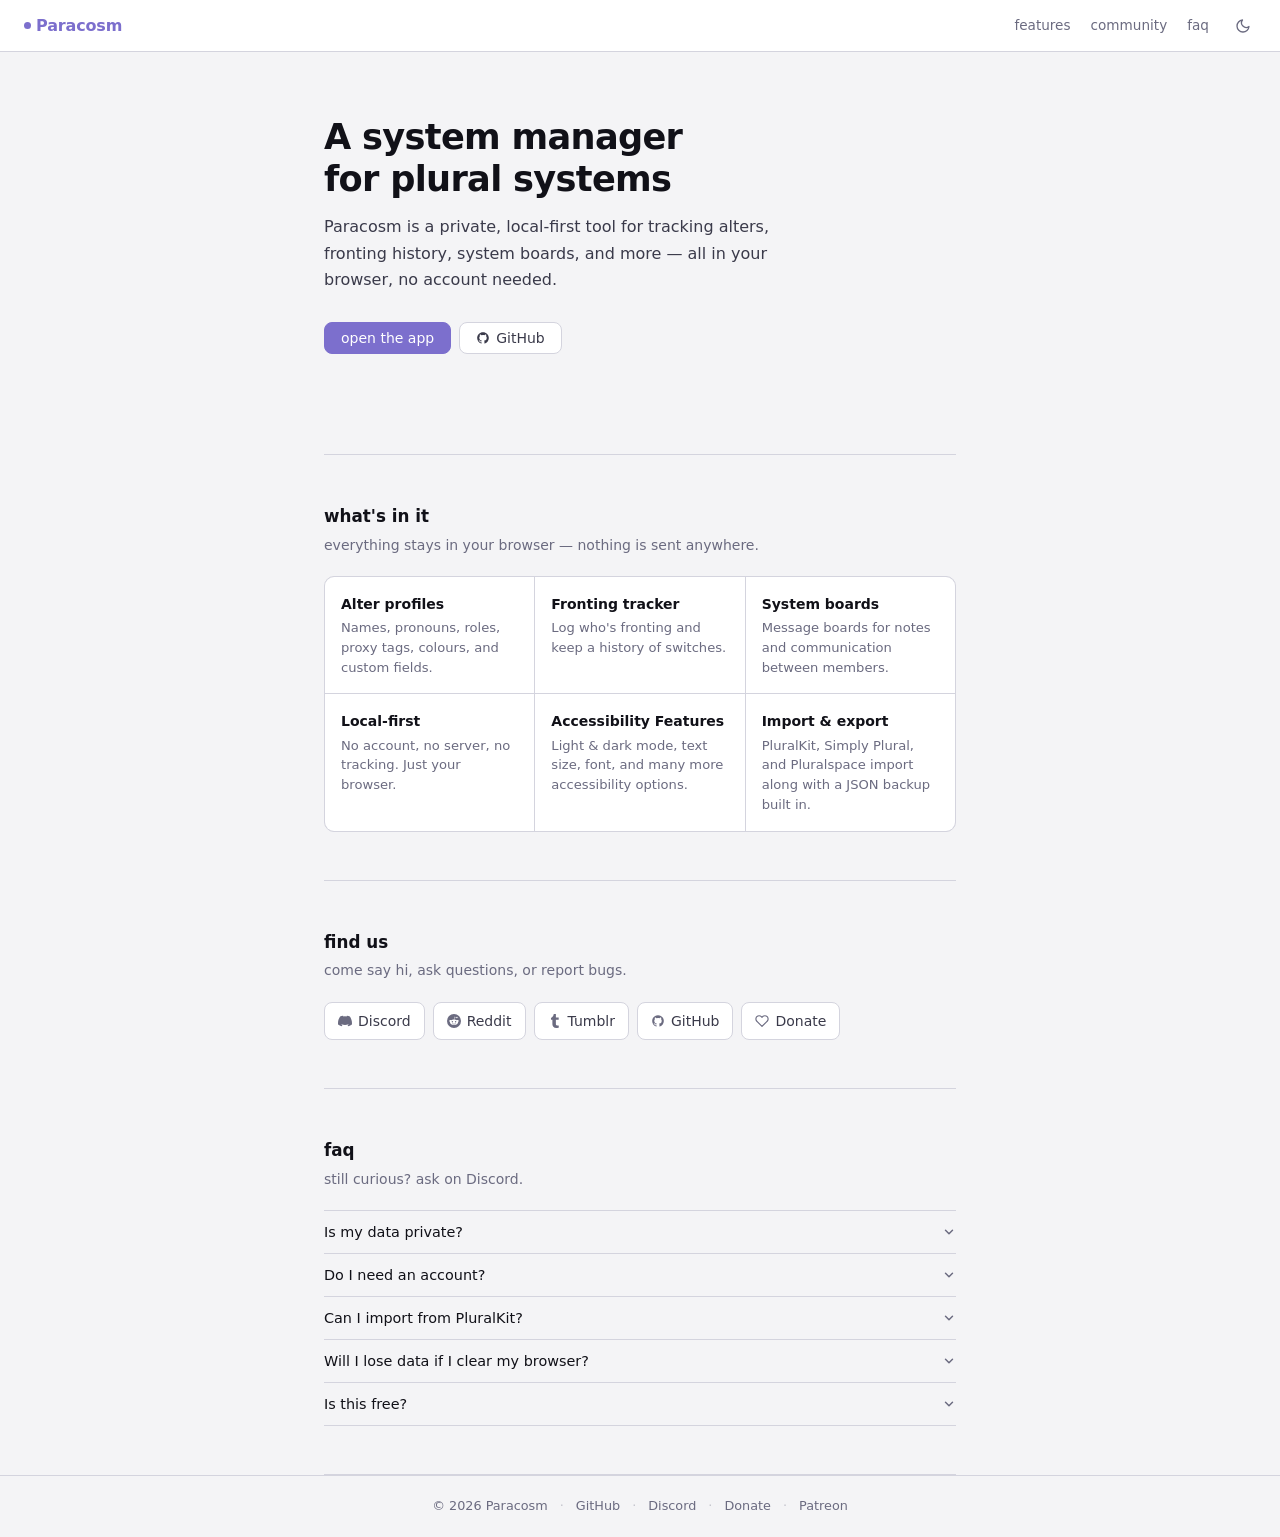
<file: index.html>
<!doctype html>
<html lang="en">
<head>
  <!-- Google tag (gtag.js) -->
<script async src="https://www.googletagmanager.com/gtag/js?id=G-0WZTBD8NSZ"></script>
<script>
  window.dataLayer = window.dataLayer || [];
  function gtag(){dataLayer.push(arguments);}
  gtag('js', new Date());

  gtag('config', 'G-0WZTBD8NSZ');
</script>
  <meta charset="UTF-8" />
  <meta name="viewport" content="width=device-width, initial-scale=1.0" />


  <title>Paracosm — A Free System Tracker for Plural Systems</title>


  <meta name="description" content="Paracosm is a free, private, local-first system tracker for plural systems. Manage alter profiles, log fronting history, use system boards, and import from PluralKit — no account required, nothing leaves your browser." />
  <meta name="keywords" content="plural system tracker, system tracker, alter tracker, fronting tracker, plurality app, PluralKit alternative, PluralKit import, DID system app, tulpa tracker" />
  <meta name="author" content="Paracosm" />
  <meta name="robots" content="index, follow" />
  <link rel="canonical" href="https://paracosm-app.github.io/" />


  <meta property="og:type" content="website" />
  <meta property="og:site_name" content="Paracosm" />
  <meta property="og:title" content="Paracosm — Free System Tracker for Plural Systems" />
  <meta property="og:description" content="A private, local-first tool for tracking alters, fronting history, and system boards — all in your browser, no account needed." />
  <meta property="og:url" content="https://paracosm-app.github.io/" />
  <!-- EDIT: add a 1200x630 social preview image and point this at it -->
  <meta property="og:image" content="https://paracosm-app.github.io/og-image.png" />


  <meta name="twitter:card" content="summary_large_image" />
  <meta name="twitter:title" content="Paracosm — Free System Tracker for Plural Systems" />
  <meta name="twitter:description" content="A private, local-first tool for tracking alters, fronting history, and system boards — all in your browser, no account needed." />
  <meta name="twitter:image" content="https://paracosm-app.github.io/og-image.png" />

  <link rel="icon" type="image/png" href="/icon.png" />
  <link rel="apple-touch-icon" href="/icon.png">


  <script type="application/ld+json">
  {
    "@context": "https://schema.org",
    "@type": "SoftwareApplication",
    "name": "Paracosm",
    "applicationCategory": "LifestyleApplication",
    "operatingSystem": "Any (web browser)",
    "description": "A private, local-first system tracker for plural systems: alter profiles, fronting history, system boards, and PluralKit import.",
    "url": "https://paracosm-app.github.io/",
    "offers": {
      "@type": "Offer",
      "price": "0",
      "priceCurrency": "USD"
    }
  }
  </script>
  <script type="application/ld+json">
  {
    "@context": "https://schema.org",
    "@type": "FAQPage",
    "mainEntity": [
      {
        "@type": "Question",
        "name": "Is my data private?",
        "acceptedAnswer": {
          "@type": "Answer",
          "text": "Yes — everything is stored in your browser's localStorage. Nothing is ever sent to a server. Only you can see it."
        }
      },
      {
        "@type": "Question",
        "name": "Do I need an account?",
        "acceptedAnswer": {
          "@type": "Answer",
          "text": "No account needed. Open the app and start using it."
        }
      },
      {
        "@type": "Question",
        "name": "Can I import from PluralKit?",
        "acceptedAnswer": {
          "@type": "Answer",
          "text": "Yes. Paste in your PluralKit token, and pull in your alters."
        }
      },
      {
        "@type": "Question",
        "name": "Will I lose data if I clear my browser?",
        "acceptedAnswer": {
          "@type": "Answer",
          "text": "Clearing cookies/localStorage will delete your data. Use Settings → Export regularly to keep a JSON backup you can re-import."
        }
      },
      {
        "@type": "Question",
        "name": "Is this free?",
        "acceptedAnswer": {
          "@type": "Answer",
          "text": "Completely free and open source. You can donate to support development if you'd like, but there's no pressure and nothing is paywalled."
        }
      }
    ]
  }
  </script>
  <style>
    :root {
      --accent: #7c6fcd;
      --bg-0: #f4f4f6;
      --bg-1: #ffffff;
      --bg-2: #eeeef2;
      --text-0: #111118;
      --text-1: #3a3a4a;
      --text-2: #6b6b80;
      --border: #d4d4de;
      --font: system-ui, -apple-system, BlinkMacSystemFont, 'Segoe UI', sans-serif;
      --transition: 0.15s ease;
    }

    [data-dark="true"] {
      --bg-0: #0f0f14;
      --bg-1: #17171f;
      --bg-2: #1e1e28;
      --text-0: #eeeef4;
      --text-1: #c4c4d4;
      --text-2: #7a7a94;
      --border: #2e2e3e;
    }

    *, *::before, *::after { box-sizing: border-box; margin: 0; padding: 0; }

    body {
      font-family: var(--font);
      background: var(--bg-0);
      color: var(--text-0);
      line-height: 1.6;
      font-size: 15px;
      min-height: 100vh;
      transition: background var(--transition), color var(--transition);
    }

    a { color: var(--accent); }
    a:hover { text-decoration: underline; }

    /* ── header ── */
    header {
      height: 52px;
      display: flex; align-items: center;
      padding: 0 24px; gap: 12px;
      border-bottom: 1px solid var(--border);
      background: var(--bg-1);
      position: sticky; top: 0; z-index: 10;
      transition: background var(--transition), border-color var(--transition);
    }

    .logo {
      font-weight: 700; font-size: 1rem;
      color: var(--accent); letter-spacing: -0.01em;
      display: flex; align-items: center; gap: 5px;
    }
    .logo-dot {
      width: 7px; height: 7px; border-radius: 50%;
      background: var(--accent); display: inline-block;
    }

    .header-spacer { flex: 1; }

    nav { display: flex; gap: 2px; }
    .nav-link {
      font-size: 0.85rem; color: var(--text-2);
      padding: 5px 9px; border-radius: 6px;
      text-decoration: none;
      transition: background var(--transition), color var(--transition);
    }
    .nav-link:hover { background: var(--bg-2); color: var(--text-0); text-decoration: none; }

    .dark-toggle {
      background: none; border: none; cursor: pointer;
      color: var(--text-2); padding: 5px; border-radius: 6px;
      display: flex; align-items: center;
      transition: background var(--transition), color var(--transition);
    }
    .dark-toggle:hover { background: var(--bg-2); color: var(--text-0); }

    /* ── page wrapper ── */
    .page { max-width: 680px; margin: 0 auto; padding: 0 24px; }

    /* ── hero ── */
    .hero {
      padding: 64px 0 52px;
    }

    /* EDIT: hero headline */
    .hero h1 {
      font-size: clamp(1.6rem, 4vw, 2.2rem);
      font-weight: 700; letter-spacing: -0.02em;
      line-height: 1.2; margin-bottom: 14px;
    }

    /* EDIT: hero description */
    .hero p {
      font-size: 1rem; color: var(--text-1);
      max-width: 460px; margin-bottom: 28px;
      line-height: 1.65;
    }

    /* ── buttons ── */
    .btn-row { display: flex; flex-wrap: wrap; gap: 8px; }

    .btn {
      display: inline-flex; align-items: center; gap: 6px;
      padding: 8px 16px; border-radius: 8px;
      font-size: 0.875rem; font-weight: 500; font-family: inherit;
      cursor: pointer; border: 1px solid transparent;
      text-decoration: none; line-height: 1;
      transition: background var(--transition), border-color var(--transition), color var(--transition);
    }

    .btn-primary {
      background: var(--accent); color: #fff;
      border-color: var(--accent);
    }
    .btn-primary:hover { background: #6a5ebd; border-color: #6a5ebd; color: #fff; text-decoration: none; }

    .btn-secondary {
      background: var(--bg-1); color: var(--text-1);
      border-color: var(--border);
    }
    .btn-secondary:hover { background: var(--bg-2); color: var(--text-0); text-decoration: none; }

    /* ── divider ── */
    .divider {
      border: none; border-top: 1px solid var(--border);
      margin: 48px 0;
    }

    /* ── section ── */
    .section-title {
      font-size: 1.05rem; font-weight: 600;
      margin-bottom: 4px; color: var(--text-0);
    }
    .section-sub {
      font-size: 0.875rem; color: var(--text-2);
      margin-bottom: 20px;
    }

    /* ── features ── */
    .feature-list {
      display: grid;
      grid-template-columns: repeat(auto-fill, minmax(200px, 1fr));
      gap: 1px;
      border: 1px solid var(--border);
      border-radius: 10px;
      overflow: hidden;
      background: var(--border);
    }

    .feature-item {
      background: var(--bg-1);
      padding: 16px;
      transition: background var(--transition);
    }
    .feature-item:hover { background: var(--bg-2); }

    .feature-emoji { font-size: 1.1rem; margin-bottom: 6px; }

    /* EDIT: feature title and description */
    .feature-item h3 {
      font-size: 0.875rem; font-weight: 600;
      color: var(--text-0); margin-bottom: 3px;
    }
    .feature-item p {
      font-size: 0.82rem; color: var(--text-2); line-height: 1.5;
    }

    /* ── community links ── */
    .link-list {
      display: flex; flex-wrap: wrap; gap: 8px;
    }

    .link-pill {
      display: inline-flex; align-items: center; gap: 6px;
      padding: 7px 13px; border-radius: 8px;
      border: 1px solid var(--border);
      background: var(--bg-1);
      color: var(--text-1); font-size: 0.875rem;
      text-decoration: none;
      transition: background var(--transition), border-color var(--transition), color var(--transition);
    }
    .link-pill:hover {
      background: var(--bg-2);
      color: var(--text-0);
      border-color: var(--accent);
      text-decoration: none;
    }
    .link-pill svg { color: var(--text-2); flex-shrink: 0; }
    .link-pill:hover svg { color: var(--accent); }

    /* ── faq ── */
    .faq-list { display: flex; flex-direction: column; }

    .faq-item { border-bottom: 1px solid var(--border); }
    .faq-item:first-child { border-top: 1px solid var(--border); }

    .faq-q {
      width: 100%; background: none; border: none; cursor: pointer;
      text-align: left; font-family: inherit;
      color: var(--text-0); font-size: 0.9rem; font-weight: 500;
      padding: 13px 0;
      display: flex; align-items: center; justify-content: space-between; gap: 12px;
      transition: color var(--transition);
    }
    .faq-q:hover { color: var(--accent); }

    .faq-chevron {
      flex-shrink: 0; color: var(--text-2);
      transition: transform var(--transition);
    }
    .faq-item.open .faq-chevron { transform: rotate(180deg); }

    .faq-a {
      display: none;
      font-size: 0.875rem; color: var(--text-1);
      line-height: 1.65; padding-bottom: 14px;
    }
    .faq-item.open .faq-a { display: block; }

    /* ── footer ── */
    footer {
      border-top: 1px solid var(--border);
      padding: 20px 24px;
      display: flex; align-items: center;
      justify-content: center;
      flex-wrap: wrap; gap: 12px;
      font-size: 0.8rem; color: var(--text-2);
    }
    footer a { color: var(--text-2); text-decoration: none; }
    footer a:hover { color: var(--accent); }
    .sep { opacity: 0.35; }

    /* ── responsive ── */
    @media (max-width: 520px) {
      .hero { padding: 40px 0 36px; }
      nav .nav-link { display: none; }
    }
  </style>
</head>
<body>

  <!-- EDIT: header nav links -->
  <header>
    <span class="logo">
      <span class="logo-dot"></span>
      Paracosm <!-- EDIT: app name -->
    </span>
    <div class="header-spacer"></div>
    <nav>
      <a class="nav-link" href="#features">features</a>
      <a class="nav-link" href="#community">community</a>
      <a class="nav-link" href="#faq">faq</a>
    </nav>
    <button class="dark-toggle" id="dark-btn" aria-label="Toggle dark mode">
      <svg id="dark-icon" width="16" height="16" viewBox="0 0 24 24" fill="none" stroke="currentColor" stroke-width="2" stroke-linecap="round" stroke-linejoin="round">
        <circle cx="12" cy="12" r="5"/><line x1="12" y1="1" x2="12" y2="3"/><line x1="12" y1="21" x2="12" y2="23"/>
        <line x1="4.22" y1="4.22" x2="5.64" y2="5.64"/><line x1="18.36" y1="18.36" x2="19.78" y2="19.78"/>
        <line x1="1" y1="12" x2="3" y2="12"/><line x1="21" y1="12" x2="23" y2="12"/>
        <line x1="4.22" y1="19.78" x2="5.64" y2="18.36"/><line x1="18.36" y1="5.64" x2="19.78" y2="4.22"/>
      </svg>
    </button>
  </header>

  <div class="page">

    <!-- ── HERO ── EDIT: headline, description, button links ── -->
    <section class="hero">
      <h1>A system manager<br>for plural systems</h1>
      <p>
        Paracosm is a private, local-first tool for tracking alters, fronting history,
        system boards, and more — all in your browser, no account needed.
      </p>
      <div class="btn-row">
        <a class="btn btn-primary" href="https://paracosm-app.github.io/app">open the app</a>
        <a class="btn btn-secondary" href="https://github.com/paracosm-app/paracosm-app.github.io" target="_blank" rel="noopener">
          <svg width="14" height="14" viewBox="0 0 24 24" fill="currentColor"><path d="M12 2C6.477 2 2 6.477 2 12c0 4.418 2.865 8.166 6.839 9.489.5.092.682-.217.682-.483 0-.237-.009-.868-.014-1.703-2.782.604-3.369-1.341-3.369-1.341-.454-1.154-1.11-1.462-1.11-1.462-.908-.62.069-.608.069-.608 1.003.07 1.531 1.03 1.531 1.03.892 1.529 2.341 1.087 2.91.831.092-.646.35-1.086.636-1.336-2.22-.253-4.555-1.11-4.555-4.943 0-1.091.39-1.984 1.029-2.683-.103-.253-.446-1.27.098-2.647 0 0 .84-.269 2.75 1.025A9.578 9.578 0 0112 6.836c.85.004 1.705.114 2.504.336 1.909-1.294 2.747-1.025 2.747-1.025.546 1.377.202 2.394.1 2.647.64.699 1.028 1.592 1.028 2.683 0 3.842-2.339 4.687-4.566 4.935.359.309.678.919.678 1.852 0 1.336-.012 2.415-.012 2.741 0 .268.18.579.688.481C19.138 20.163 22 16.418 22 12c0-5.523-4.477-10-10-10z"/></svg>
          GitHub
        </a>
      </div>
    </section>

    <hr class="divider" />

    <!-- ── FEATURES ── EDIT: emoji, title, description for each card ── -->
    <section id="features">
      <p class="section-title">what's in it</p>
      <p class="section-sub">everything stays in your browser — nothing is sent anywhere.</p>

      <div class="feature-list">

        <!-- copy/paste feature-item blocks to add more -->
        <div class="feature-item">
          <h3>Alter profiles</h3>
          <p>Names, pronouns, roles, proxy tags, colours, and custom fields.</p>
        </div>

        <div class="feature-item">
          <h3>Fronting tracker</h3>
          <p>Log who's fronting and keep a history of switches.</p>
        </div>

        <div class="feature-item">
          <h3>System boards</h3>
          <p>Message boards for notes and communication between members.</p>
        </div>

        <div class="feature-item">
          <h3>Local-first</h3>
          <p>No account, no server, no tracking. Just your browser.</p>
        </div>

        <div class="feature-item">
          <h3>Accessibility Features</h3>
          <p>Light & dark mode, text size, font, and many more accessibility options.</p>
        </div>

        <div class="feature-item">
          <h3>Import &amp; export</h3>
          <p>PluralKit, Simply Plural, and Pluralspace import along with a JSON backup built in.</p>
        </div>

      </div>
    </section>

    <hr class="divider" />

    <!-- ── COMMUNITY ── EDIT: href for each link, add/remove as needed ── -->
    <section id="community">
      <p class="section-title">find us</p>
      <p class="section-sub">come say hi, ask questions, or report bugs.</p>

      <div class="link-list">

        <a class="link-pill" href="https://discord.gg/cMGz9dYxaS" target="_blank" rel="noopener">
          <svg width="14" height="14" viewBox="0 0 24 24" fill="currentColor"><path d="M20.317 4.37a19.791 19.791 0 00-4.885-1.515.074.074 0 00-.079.037c-.21.375-.444.864-.608 1.25a18.27 18.27 0 00-5.487 0 12.64 12.64 0 00-.617-1.25.077.077 0 00-.079-.037A19.736 19.736 0 003.677 4.37a.07.07 0 00-.032.027C.533 9.046-.32 13.58.099 18.057a.082.082 0 00.031.057 19.9 19.9 0 005.993 3.03.078.078 0 00.084-.028c.462-.63.874-1.295 1.226-1.994a.076.076 0 00-.041-.106 13.107 13.107 0 01-1.872-.892.077.077 0 01-.008-.128 10.2 10.2 0 00.372-.292.074.074 0 01.077-.01c3.928 1.793 8.18 1.793 12.062 0a.074.074 0 01.078.01c.12.098.246.198.373.292a.077.077 0 01-.006.127 12.299 12.299 0 01-1.873.892.077.077 0 00-.041.107c.36.698.772 1.362 1.225 1.993a.076.076 0 00.084.028 19.839 19.839 0 006.002-3.03.077.077 0 00.032-.054c.5-5.177-.838-9.674-3.549-13.66a.061.061 0 00-.031-.03z"/></svg>
          Discord
        </a>

        <a class="link-pill" href="https://www.reddit.com/r/paracosmapp/s/8MvHQQWL0D" target="_blank" rel="noopener">
          <svg width="14" height="14" viewBox="0 0 24 24" fill="currentColor"><path d="M12 0A12 12 0 0 0 0 12a12 12 0 0 0 12 12 12 12 0 0 0 12-12A12 12 0 0 0 12 0zm5.01 4.744c.688 0 1.25.561 1.25 1.249a1.25 1.25 0 0 1-2.498.056l-2.597-.547-.8 3.747c1.824.07 3.48.632 4.674 1.488.308-.309.73-.491 1.207-.491.968 0 1.754.786 1.754 1.754 0 .716-.435 1.333-1.01 1.614a3.111 3.111 0 0 1 .042.52c0 2.694-3.13 4.87-7.004 4.87-3.874 0-7.004-2.176-7.004-4.87 0-.183.015-.366.043-.534A1.748 1.748 0 0 1 4.028 12c0-.968.786-1.754 1.754-1.754.463 0 .898.196 1.207.49 1.207-.883 2.878-1.43 4.744-1.487l.885-4.182a.342.342 0 0 1 .14-.197.35.35 0 0 1 .238-.042l2.906.617a1.214 1.214 0 0 1 1.108-.701zM9.25 12C8.561 12 8 12.562 8 13.25c0 .687.561 1.248 1.25 1.248.687 0 1.248-.561 1.248-1.249 0-.688-.561-1.249-1.249-1.249zm5.5 0c-.687 0-1.248.561-1.248 1.25 0 .687.561 1.248 1.249 1.248.688 0 1.249-.561 1.249-1.249 0-.687-.562-1.249-1.25-1.249zm-5.466 3.99a.327.327 0 0 0-.231.094.33.33 0 0 0 0 .463c.842.842 2.484.913 2.961.913.477 0 2.105-.056 2.961-.913a.361.361 0 0 0 .029-.463.33.33 0 0 0-.464 0c-.547.533-1.684.73-2.512.73-.828 0-1.979-.196-2.512-.73a.326.326 0 0 0-.232-.095z"/></svg>
          Reddit
        </a>

        <a class="link-pill" href="https://www.tumblr.com/paracosm-app" target="_blank" rel="noopener">
          <svg width="14" height="14" viewBox="0 0 24 24" fill="currentColor"><path d="M14.563 24c-5.093 0-7.031-3.756-7.031-6.411V9.747H5.116V6.648c3.63-1.313 4.512-4.596 4.71-6.469C9.84.051 9.941 0 9.999 0h3.517v6.114h4.801v3.633h-4.82v7.47c.016 1.001.375 2.371 2.207 2.371h.09c.631-.02 1.486-.205 1.936-.419l1.156 3.425c-.436.636-2.4 1.374-4.304 1.406-.044.003-.09.003-.128.003z"/></svg>
          Tumblr
        </a>

        <a class="link-pill" href="https://github.com/paracosm-app/paracosm-app.github.io" target="_blank" rel="noopener">
          <svg width="14" height="14" viewBox="0 0 24 24" fill="currentColor"><path d="M12 2C6.477 2 2 6.477 2 12c0 4.418 2.865 8.166 6.839 9.489.5.092.682-.217.682-.483 0-.237-.009-.868-.014-1.703-2.782.604-3.369-1.341-3.369-1.341-.454-1.154-1.11-1.462-1.11-1.462-.908-.62.069-.608.069-.608 1.003.07 1.531 1.03 1.531 1.03.892 1.529 2.341 1.087 2.91.831.092-.646.35-1.086.636-1.336-2.22-.253-4.555-1.11-4.555-4.943 0-1.091.39-1.984 1.029-2.683-.103-.253-.446-1.27.098-2.647 0 0 .84-.269 2.75 1.025A9.578 9.578 0 0112 6.836c.85.004 1.705.114 2.504.336 1.909-1.294 2.747-1.025 2.747-1.025.546 1.377.202 2.394.1 2.647.64.699 1.028 1.592 1.028 2.683 0 3.842-2.339 4.687-4.566 4.935.359.309.678.919.678 1.852 0 1.336-.012 2.415-.012 2.741 0 .268.18.579.688.481C19.138 20.163 22 16.418 22 12c0-5.523-4.477-10-10-10z"/></svg>
          GitHub
        </a>

        <a class="link-pill" href="https://cash.app/$ezrapugliese" target="_blank" rel="noopener">
          <svg width="14" height="14" viewBox="0 0 24 24" fill="none" stroke="currentColor" stroke-width="2" stroke-linecap="round" stroke-linejoin="round"><path d="M20.84 4.61a5.5 5.5 0 0 0-7.78 0L12 5.67l-1.06-1.06a5.5 5.5 0 0 0-7.78 7.78l1.06 1.06L12 21.23l7.78-7.78 1.06-1.06a5.5 5.5 0 0 0 0-7.78z"/></svg>
          Donate
        </a>

        

      </div>
    </section>

    <hr class="divider" />

    <!-- ── FAQ ── EDIT: questions and answers, copy/paste faq-item blocks ── -->
    <section id="faq">
      <p class="section-title">faq</p>
      <p class="section-sub">still curious? ask on Discord.</p>

      <div class="faq-list">

        <div class="faq-item">
          <button class="faq-q" onclick="toggleFaq(this)">
            Is my data private?
            <svg class="faq-chevron" width="14" height="14" viewBox="0 0 24 24" fill="none" stroke="currentColor" stroke-width="2.5" stroke-linecap="round" stroke-linejoin="round"><path d="M6 9l6 6 6-6"/></svg>
          </button>
          <div class="faq-a">
            Yes — everything is stored in your browser's localStorage. Nothing is ever sent to a server. Only you can see it.
          </div>
        </div>

        <div class="faq-item">
          <button class="faq-q" onclick="toggleFaq(this)">
            Do I need an account?
            <svg class="faq-chevron" width="14" height="14" viewBox="0 0 24 24" fill="none" stroke="currentColor" stroke-width="2.5" stroke-linecap="round" stroke-linejoin="round"><path d="M6 9l6 6 6-6"/></svg>
          </button>
          <div class="faq-a">
            No account needed. Open the app and start using it.
          </div>
        </div>

        <div class="faq-item">
          <button class="faq-q" onclick="toggleFaq(this)">
            Can I import from PluralKit?
            <svg class="faq-chevron" width="14" height="14" viewBox="0 0 24 24" fill="none" stroke="currentColor" stroke-width="2.5" stroke-linecap="round" stroke-linejoin="round"><path d="M6 9l6 6 6-6"/></svg>
          </button>
          <div class="faq-a">
            Yes. Paste in your Pluralkit token (use pk;token in a server with the Discord bot), and pull in your alters.
          </div>
        </div>

        <div class="faq-item">
          <button class="faq-q" onclick="toggleFaq(this)">
            Will I lose data if I clear my browser?
            <svg class="faq-chevron" width="14" height="14" viewBox="0 0 24 24" fill="none" stroke="currentColor" stroke-width="2.5" stroke-linecap="round" stroke-linejoin="round"><path d="M6 9l6 6 6-6"/></svg>
          </button>
          <div class="faq-a">
            Clearing cookies/localStorage will delete your data. Use Settings → Export regularly to keep a JSON backup you can re-import.
          </div>
        </div>

        <div class="faq-item">
          <button class="faq-q" onclick="toggleFaq(this)">
            Is this free?
            <svg class="faq-chevron" width="14" height="14" viewBox="0 0 24 24" fill="none" stroke="currentColor" stroke-width="2.5" stroke-linecap="round" stroke-linejoin="round"><path d="M6 9l6 6 6-6"/></svg>
          </button>
          <div class="faq-a">
            Completely free and open source. You can donate to support development if you'd like, but there's no pressure and nothing is paywalled.
          </div>
        </div>

      </div>
    </section>

    <hr class="divider" style="margin-bottom: 0;" />

  </div><!-- /page -->

  <!-- EDIT: footer links -->
  <footer>
    <span>© 2026 Paracosm</span>
    <span class="sep">·</span>
    <a href="https://github.com/paracosm-app/paracosm-app.github.io">GitHub</a>
    <span class="sep">·</span>
    <a href="https://discord.gg/cMGz9dYxaS">Discord</a>
    <span class="sep">·</span>
    <a href="https://cash.app/$ezrapugliese">Donate</a>
    <span class="sep">·</span>
    <a href="https://www.patreon.com/Paracosm_App">Patreon</a>
    
  </footer>

  <script>
    /* dark mode */
    const html = document.documentElement;
    const btn  = document.getElementById('dark-btn');
    const icon = document.getElementById('dark-icon');
    const sun  = `<circle cx="12" cy="12" r="5"/><line x1="12" y1="1" x2="12" y2="3"/><line x1="12" y1="21" x2="12" y2="23"/><line x1="4.22" y1="4.22" x2="5.64" y2="5.64"/><line x1="18.36" y1="18.36" x2="19.78" y2="19.78"/><line x1="1" y1="12" x2="3" y2="12"/><line x1="21" y1="12" x2="23" y2="12"/><line x1="4.22" y1="19.78" x2="5.64" y2="18.36"/><line x1="18.36" y1="5.64" x2="19.78" y2="4.22"/>`;
    const moon = `<path d="M21 12.79A9 9 0 1 1 11.21 3 7 7 0 0 0 21 12.79z"/>`;

    function setDark(on) {
      html.setAttribute('data-dark', on ? 'true' : 'false');
      icon.innerHTML = on ? sun : moon;
      localStorage.setItem('pc-landing-dark', on ? '1' : '0');
    }

    const saved = localStorage.getItem('pc-landing-dark');
    setDark(saved !== null ? saved === '1' : window.matchMedia('(prefers-color-scheme: dark)').matches);
    btn.addEventListener('click', () => setDark(html.getAttribute('data-dark') !== 'true'));

    /* faq accordion */
    function toggleFaq(btn) {
      btn.closest('.faq-item').classList.toggle('open');
    }
  </script>

</body>
</html>
</file>
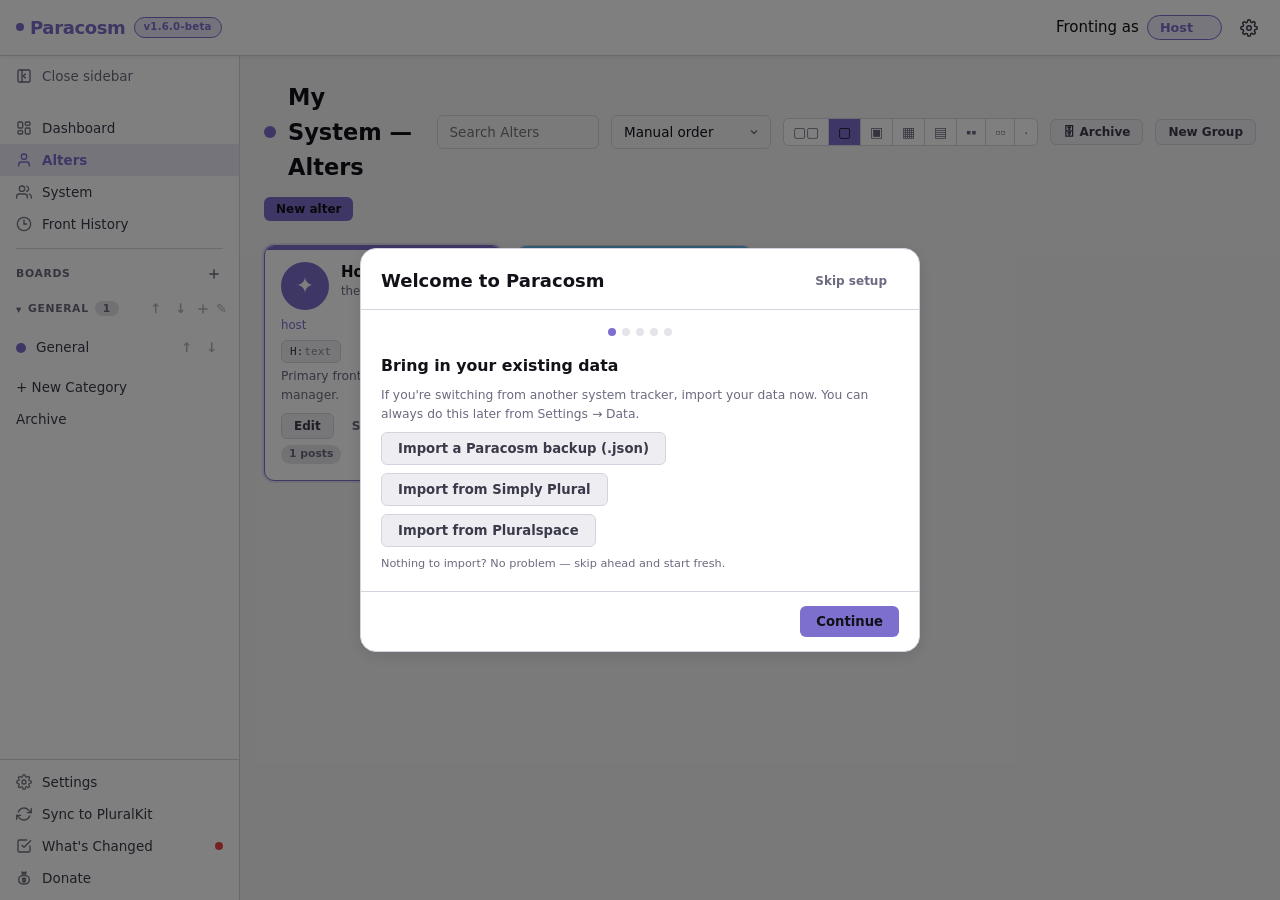
<file: app.html>
<!doctype html>
<html lang="en">
 <head><!-- Google tag (gtag.js) -->
  <!-- Google tag (gtag.js) -->
<script async src="https://www.googletagmanager.com/gtag/js?id=G-0WZTBD8NSZ"></script>
<script>
  window.dataLayer = window.dataLayer || [];
  function gtag(){dataLayer.push(arguments);}
  gtag('js', new Date());

  gtag('config', 'G-0WZTBD8NSZ');
</script>
<link rel="icon" type="image/png" href="/icon.png" />
  <link rel="apple-touch-icon" href="/icon.png">
 <meta charset="UTF-8" />
 <meta name="viewport" content="width=device-width, initial-scale=1.0" />
 <title>Paracosm v1.6.0-beta</title>
 <style>
  /* ============================================================
   CSS CUSTOM PROPERTIES & RESET
  ============================================================ */
  :root {
   --accent: #7c6fcd;
   --accent-dim: #7c6fcd33;
   --accent-text: #ffffff;

   --bg-0: #f4f4f6;
   --bg-1: #ffffff;
   --bg-2: #eeeef2;
   --bg-3: #e4e4ea;

   --text-0: #111118;
   --text-1: #3a3a4a;
   --text-2: #6b6b80;
   --text-inv: #ffffff;

   --border: #d4d4de;
   --shadow: 0 1px 4px rgba(0,0,0,0.08);
   --shadow-md: 0 4px 16px rgba(0,0,0,0.1);
   --radius: 10px;
   --radius-sm: 6px;
   --radius-lg: 16px;

   --sidebar-w: 240px;
   --header-h: 56px;

   --font: system-ui, -apple-system, BlinkMacSystemFont, 'Segoe UI', sans-serif;
   --font-size: 15px;
   --line-height: 1.55;

   --transition: 0.18s ease;
  }

  [data-dark="true"] {
   --bg-0: #0f0f14;
   --bg-1: #17171f;
   --bg-2: #1e1e28;
   --bg-3: #26262f;
   --text-0: #eeeef4;
   --text-1: #c4c4d4;
   --text-2: #7a7a94;
   --border: #2e2e3e;
   --shadow: 0 1px 4px rgba(0,0,0,0.3);
   --shadow-md: 0 4px 16px rgba(0,0,0,0.4);
  }

  *, *::before, *::after { box-sizing: border-box; margin: 0; padding: 0; }

  html { font-size: var(--font-size); }

  body {
   font-family: var(--font);
   background: var(--bg-0);
   color: var(--text-0);
   line-height: var(--line-height);
   transition: background var(--transition), color var(--transition);
   min-height: 100vh;
   overflow-x: hidden;
  }

  /* ============================================================
   LAYOUT
  ============================================================ */
  #app { display: flex; flex-direction: column; min-height: 100vh; }

  /* Header */
  #header {
   position: fixed; top: 0; left: 0; right: 0; z-index: 100;
   height: var(--header-h);
   background: var(--bg-1);
   border-bottom: 1px solid var(--border);
   display: flex; align-items: center; gap: 12px; padding: 0 16px;
   box-shadow: var(--shadow);
   transition: background var(--transition), border-color var(--transition);
   flex-wrap: nowrap;
  }

  #sidebar-toggle {
   display: none; background: none; border: none; cursor: pointer;
   color: var(--text-0); padding: 6px; border-radius: var(--radius-sm);
  }
  #sidebar-toggle svg { display: block; }

  .logo {
   font-size: 1.2rem; font-weight: 700; letter-spacing: -0.02em;
   color: var(--accent); text-decoration: none; flex-shrink: 0;
   display: flex; align-items: center; gap: 6px;
  }
  .logo-dot { width: 8px; height: 8px; border-radius: 50%; background: var(--accent); }

  #header-spacer { flex: 1; }

  /* Fronter selector */
  #fronter-wrap {
   display: flex; align-items: center; gap: 8px;
   flex-wrap: nowrap; white-space: nowrap; flex-shrink: 1; min-width: 0;
  }
  #fronter-label { font-size: 0.8rem; color: var(--text-2); white-space: nowrap; flex-shrink: 0; }
  #fronter-select {
   appearance: none;
   background: var(--accent-dim);
   color: var(--accent);
   border: 1.5px solid var(--accent);
   border-radius: 20px;
   padding: 4px 28px 4px 12px;
   font-size: 0.85rem; font-weight: 600;
   cursor: pointer;
   font-family: inherit;
   background-image: url("data:image/svg+xml,%3Csvg xmlns='http://www.w3.org/2000/svg' width='12' height='12' viewBox='0 0 24 24' fill='none' stroke='%237c6fcd' stroke-width='2.5'%3E%3Cpath d='M6 9l6 6 6-6'/%3E%3C/svg%3E");
   background-repeat: no-repeat;
   background-position: right 8px center;
   transition: border-color var(--transition), background-color var(--transition);
   white-space: nowrap; overflow: hidden; text-overflow: ellipsis;
   max-width: 42vw;
  }
  #fronter-select:focus { outline: 2px solid var(--accent); outline-offset: 2px; }
  button#fronter-select { background-image: none; text-align: left; }
  .fronter-extra { opacity: 0.75; font-weight: 700; }
  .front-manage-row { display: flex; align-items: center; justify-content: space-between; gap: 10px; }
  .fm-main-label { display: flex; align-items: center; gap: 4px; cursor: pointer; white-space: nowrap; }
  .fm-main-label input { cursor: pointer; accent-color: var(--accent); }
  .front-entry-main-badge { font-weight: 700; }
  #fm-search-input { margin-bottom: 10px; }
  .fm-search-wrap { position: relative; margin-bottom: 10px; }
  .fm-search-wrap svg {
   position: absolute; left: 10px; top: 50%; transform: translateY(-50%);
   color: var(--text-2); pointer-events: none;
  }
  .fm-search-wrap input { padding-left: 32px; }

  /* Header buttons */
  .hdr-btn {
   background: none; border: none; cursor: pointer; color: var(--text-1);
   padding: 6px; border-radius: var(--radius-sm); display: flex; align-items: center;
   transition: background var(--transition), color var(--transition);
  }
  .hdr-btn:hover { background: var(--bg-2); color: var(--text-0); }

  /* Main layout */
  #layout {
   display: flex; flex: 1; margin-top: var(--header-h);
  }

  /* Sidebar */
  #sidebar {
   width: var(--sidebar-w); flex-shrink: 0;
   position: fixed; top: var(--header-h); left: 0; bottom: 0;
   background: var(--bg-1); border-right: 1px solid var(--border);
   display: flex; flex-direction: column;
   transition: background var(--transition), border-color var(--transition), transform var(--transition);
   z-index: 90;
  }

  #sidebar-scroll {
   flex: 1; overflow-y: auto; padding: 12px 0; min-height: 0;
  }

  .sidebar-footer {
   flex-shrink: 0; border-top: 1px solid var(--border);
   padding: 6px 0; background: var(--bg-1);
  }
  .sidebar-badge-dot {
   width: 8px; height: 8px; border-radius: 50%;
   background: #ef4444; margin-left: auto; flex-shrink: 0;
  }

  .sidebar-section { margin-bottom: 4px; }
  .sidebar-section-label {
   font-size: 0.72rem; font-weight: 700; letter-spacing: 0.06em;
   text-transform: uppercase; color: var(--text-2);
   padding: 8px 16px 4px; display: flex; align-items: center; justify-content: space-between;
  }
  .sidebar-add {
   background: none; border: none; cursor: pointer; color: var(--text-2);
   padding: 2px; border-radius: 4px; display: flex; align-items: center;
   transition: color var(--transition), background var(--transition);
  }
  .sidebar-add:hover { color: var(--accent); background: var(--accent-dim); }

  .sidebar-item {
   display: flex; align-items: center; gap: 10px;
   padding: 8px 16px; cursor: pointer; border: none; background: none;
   width: 100%; text-align: left; color: var(--text-1); font-size: 0.9rem;
   font-family: inherit; border-radius: 0;
   transition: background var(--transition), color var(--transition);
   position: relative;
  }
  .sidebar-item:hover { background: var(--bg-2); color: var(--text-0); }
  .sidebar-item.active {
   background: var(--accent-dim); color: var(--accent); font-weight: 600;
  }
  .sidebar-item.active::before {
   content: ''; position: absolute; left: 0; top: 4px; bottom: 4px;
   width: 3px; background: var(--accent); border-radius: 0 2px 2px 0;
  }
  .sidebar-dot {
   width: 10px; height: 10px; border-radius: 50%; flex-shrink: 0;
  }
  .sidebar-item-name { flex: 1; overflow: hidden; text-overflow: ellipsis; white-space: nowrap; }
  .sidebar-divider {
   margin: 8px 16px; border: none; border-top: 1px solid var(--border);
  }

  /* Nav items */
  .nav-item {
   display: flex; align-items: center; gap: 10px;
   padding: 8px 16px; cursor: pointer; border: none; background: none;
   width: 100%; text-align: left; color: var(--text-1); font-size: 0.9rem;
   font-family: inherit;
   transition: background var(--transition), color var(--transition);
   border-radius: 0;
  }
  .nav-item:hover { background: var(--bg-2); color: var(--text-0); }
  .nav-item.active { background: var(--accent-dim); color: var(--accent); font-weight: 600; }
  .nav-icon { opacity: 0.7; flex-shrink: 0; }
  .nav-item.active .nav-icon { opacity: 1; }

  /* Main content */
  #main {
   flex: 1; margin-left: var(--sidebar-w);
   padding: var(--main-padding, 24px); max-width: 100%;
   min-height: calc(100vh - var(--header-h));
   transition: margin-left var(--transition);
  }

  /* ============================================================
   SIDEBAR: ICON RAIL (collapsed) MODE
  ============================================================ */
  :root { --rail-w: 60px; }
  body.sidebar-rail #sidebar { width: var(--rail-w); }
  body.sidebar-rail #main { margin-left: var(--rail-w); }
  body.sidebar-rail .sidebar-item-name,
  body.sidebar-rail .sidebar-section-label span,
  body.sidebar-rail .sidebar-add,
  body.sidebar-rail .board-move-buttons,
  body.sidebar-rail .category-name,
  body.sidebar-rail .category-actions,
  body.sidebar-rail .badge,
  body.sidebar-rail .category-caret,
  body.sidebar-rail .sidebar-divider {
   display: none !important;
  }
  body.sidebar-rail .sidebar-item,
  body.sidebar-rail .nav-item,
  body.sidebar-rail #sidebar-rail-toggle {
   justify-content: center; padding: 10px 0; position: relative;
  }
  body.sidebar-rail .sidebar-dot { margin: 0 auto; }
  body.sidebar-rail .category-header { justify-content: center; padding: 6px 0; }
  body.sidebar-rail .category-toggle { justify-content: center; }
  body.sidebar-rail .category-boards { display: none; }
  body.sidebar-rail .sidebar-section-label { justify-content: center; }

  /* Tooltip for rail mode */
  body.sidebar-rail .nav-item:hover::after,
  body.sidebar-rail .sidebar-item:hover::after {
   content: attr(data-tip);
   position: absolute; left: calc(100% + 10px); top: 50%;
   transform: translateY(-50%);
   background: var(--bg-3); color: var(--text-0);
   padding: 5px 10px; border-radius: var(--radius-sm);
   font-size: 0.8rem; white-space: nowrap; z-index: 200;
   box-shadow: 0 4px 14px rgba(0,0,0,0.25);
   pointer-events: none;
  }

  #sidebar-rail-toggle {
   background: none; border: none; cursor: pointer; color: var(--text-2);
   padding: 8px 16px; border-radius: var(--radius-sm); display: flex; align-items: center; gap: 10px;
   width: 100%; text-align: left; font-size: 0.9rem; font-family: inherit;
   margin: 4px 0 8px; transition: background var(--transition), color var(--transition), transform var(--transition);
  }
  #sidebar-rail-toggle svg { flex-shrink: 0; }
  #sidebar-rail-toggle:hover { background: var(--bg-2); color: var(--accent); }
  body.sidebar-rail #sidebar-rail-toggle svg { transform: rotate(180deg); }
  @media (max-width: 640px) { #sidebar-rail-toggle { display: none; } }

  /* Overlay for mobile sidebar */
  #sidebar-overlay {
   display: none; position: fixed; inset: 0; z-index: 89;
   background: rgba(0,0,0,0.4);
  }

  /* ============================================================
   TYPOGRAPHY & HELPERS
  ============================================================ */
  h1 { font-size: 1.5rem; font-weight: 700; }
  h2 { font-size: 1.2rem; font-weight: 600; }
  h3 { font-size: 1rem; font-weight: 600; }

  .page-header {
   display: flex; align-items: center; gap: 12px; margin-bottom: 24px;
   flex-wrap: wrap;
  }
  .page-header h1 { flex: 1; }
  .page-title-dot {
   width: 12px; height: 12px; border-radius: 50%;
   background: var(--accent); flex-shrink: 0;
  }

  .tag {
   display: inline-block; padding: 2px 10px;
   border-radius: 20px; font-size: 0.78rem; font-weight: 600;
   background: var(--accent-dim); color: var(--accent);
  }

  .badge {
   display: inline-block; padding: 1px 8px;
   border-radius: 20px; font-size: 0.72rem; font-weight: 600;
   background: var(--bg-3); color: var(--text-2);
  }

  .version-pill {
   display: inline-flex; align-items: center;
   padding: 1px 9px; margin-left: 2px;
   border-radius: 20px; font-size: 0.68rem; font-weight: 700;
   letter-spacing: 0.02em;
   background: var(--accent-dim); color: var(--accent);
   border: 1px solid var(--accent);
   line-height: 1.6;
  }

  a { color: var(--accent); text-decoration: none; }
  a:hover { text-decoration: underline; }

  /* ============================================================
   CARDS
  ============================================================ */
  .card {
   background: var(--bg-1); border-radius: var(--radius);
   border: 1px solid var(--border); padding: var(--card-padding, 16px);
   transition: background var(--transition), border-color var(--transition);
   box-shadow: var(--shadow);
  }
  .card-grid {
   display: grid; grid-template-columns: repeat(auto-fill, minmax(220px, 1fr));
   gap: 14px;
  }
  .card-sm { padding: 12px 14px; }

  /* ============================================================
   BUTTONS
  ============================================================ */
  .btn {
   display: inline-flex; align-items: center; gap: 6px;
   padding: 8px 16px; border-radius: var(--radius-sm);
   font-size: 0.88rem; font-weight: 600; font-family: inherit;
   cursor: pointer; border: none; transition: all var(--transition);
   white-space: nowrap;
  }
  .btn-primary {
   background: var(--accent); color: var(--accent-text);
  }
  .btn-primary:hover { filter: brightness(1.1); }
  .btn-secondary {
   background: var(--bg-2); color: var(--text-1);
   border: 1px solid var(--border);
  }
  .btn-secondary:hover { background: var(--bg-3); color: var(--text-0); }
  .btn-ghost {
   background: none; color: var(--text-2); padding: 6px 10px;
  }
  .btn-ghost:hover { background: var(--bg-2); color: var(--text-0); }
  .btn-danger {
   background: #ef4444; color: #fff;
  }
  .btn-danger:hover { background: #dc2626; }
  .btn-sm { padding: 5px 12px; font-size: 0.8rem; }
  .btn-icon { padding: 6px; }

  /* ============================================================
   FORMS
  ============================================================ */
  .form-group { margin-bottom: 14px; }
  .form-label {
   display: block; font-size: 0.82rem; font-weight: 600;
   color: var(--text-1); margin-bottom: 5px;
  }
  .form-hint { font-size: 0.75rem; color: var(--text-2); margin-top: 3px; }
  .form-input, .form-select, .form-textarea {
   width: 100%; padding: 8px 12px;
   background: var(--bg-0); border: 1.5px solid var(--border);
   border-radius: var(--radius-sm); color: var(--text-0);
   font-size: 0.9rem; font-family: inherit;
   transition: border-color var(--transition), background var(--transition);
  }
  .form-input:focus, .form-select:focus, .form-textarea:focus {
   outline: none; border-color: var(--accent);
   box-shadow: 0 0 0 3px var(--accent-dim);
  }
  .form-textarea { resize: vertical; min-height: 80px; }
  .form-select { appearance: none; cursor: pointer;
   background-image: url("data:image/svg+xml,%3Csvg xmlns='http://www.w3.org/2000/svg' width='12' height='12' viewBox='0 0 24 24' fill='none' stroke='%236b6b80' stroke-width='2.5'%3E%3Cpath d='M6 9l6 6 6-6'/%3E%3C/svg%3E");
   background-repeat: no-repeat; background-position: right 10px center;
   padding-right: 32px;
  }
  .form-row { display: flex; gap: 12px; }
  .form-row .form-group { flex: 1; }
  .form-check { display: flex; align-items: center; gap: 8px; cursor: pointer; }
  .form-check input { cursor: pointer; accent-color: var(--accent); }
  .form-color-row { display: flex; align-items: center; gap: 10px; }
  .form-color {
   width: 40px; height: 38px; padding: 3px;
   border: 1.5px solid var(--border); border-radius: var(--radius-sm);
   cursor: pointer; background: var(--bg-0);
  }
  .color-presets { display: flex; gap: 6px; flex-wrap: wrap; }
  .color-preset {
   width: 24px; height: 24px; border-radius: 50%; cursor: pointer;
   border: 2px solid transparent; transition: border-color var(--transition), transform var(--transition);
  }
  .color-preset:hover { transform: scale(1.15); }
  .color-preset.selected { border-color: var(--text-0); }

  /* ============================================================
   TOGGLE SWITCH
  ============================================================ */
  .toggle-wrap { display: flex; align-items: center; gap: 10px; }
  .toggle {
   position: relative; display: inline-block;
   width: 40px; height: 22px; flex-shrink: 0;
  }
  .toggle input { opacity: 0; width: 0; height: 0; }
  .toggle-slider {
   position: absolute; cursor: pointer; inset: 0;
   background: var(--bg-3); border-radius: 22px;
   transition: background var(--transition);
  }
  .toggle-slider:before {
   content: ''; position: absolute;
   width: 16px; height: 16px; border-radius: 50%;
   left: 3px; top: 3px; background: white;
   transition: transform var(--transition);
   box-shadow: 0 1px 3px rgba(0,0,0,0.2);
  }
  .toggle input:checked + .toggle-slider { background: var(--accent); }
  .toggle input:checked + .toggle-slider:before { transform: translateX(18px); }
  .unread-dot {
   display:inline-block;
   width:8px;
   height:8px;
   border-radius:50%;
   background:#ef4444;
   margin-left:6px;
   vertical-align:middle;
  }

  /* ============================================================
   MODAL
  ============================================================ */
  .modal-backdrop {
   position: fixed; inset: 0; z-index: 200;
   background: rgba(0,0,0,0.5); display: flex;
   align-items: center; justify-content: center; padding: 16px;
  }
  .modal {
   background: var(--bg-1); border-radius: var(--radius-lg);
   border: 1px solid var(--border); width: 100%; max-width: 480px;
   max-height: 90vh; overflow-y: auto;
   box-shadow: var(--shadow-md);
   animation: modal-in 0.15s ease;
  }
  @keyframes modal-in {
   from { opacity: 0; transform: scale(0.96) translateY(8px); }
   to { opacity: 1; transform: scale(1) translateY(0); }
  }
  .modal-header {
   padding: 18px 20px 14px; border-bottom: 1px solid var(--border);
   display: flex; align-items: center; gap: 10px;
  }
  .modal-header h2 { flex: 1; }
  .modal-body { padding: 18px 20px; }
  .modal-footer {
   padding: 14px 20px; border-top: 1px solid var(--border);
   display: flex; gap: 8px; justify-content: flex-end;
  }

  /* Onboarding */
  .onboarding-modal .modal-header { align-items: center; }
  .onboarding-progress { display: flex; gap: 6px; justify-content: center; margin-bottom: 18px; }
  .onboarding-dot { width: 8px; height: 8px; border-radius: 50%; background: var(--bg-3); transition: background var(--transition); }
  .onboarding-dot.active { background: var(--accent); }
  .onboarding-dot.done { background: var(--accent-dim); }
  .onboarding-step-title { font-size: 1.05rem; margin-bottom: 8px; }
  .onboarding-import-row { margin-bottom: 8px; }
  .onboarding-term-options { display: flex; flex-direction: column; gap: 8px; margin-top: 10px; }
  .onboarding-term-option {
   display: flex; align-items: center; gap: 10px; padding: 10px 12px;
   border: 1px solid var(--border); border-radius: var(--radius); cursor: pointer;
   transition: border-color var(--transition), background var(--transition);
  }
  .onboarding-term-option:hover { border-color: var(--accent); }
  .onboarding-term-option.selected { border-color: var(--accent); background: var(--accent-dim); }
  .onboarding-term-option input { accent-color: var(--accent); }
  .onboarding-walkthrough-list { display: flex; flex-direction: column; gap: 12px; }
  .onboarding-walkthrough-item { padding: 10px 12px; border: 1px solid var(--border); border-radius: var(--radius); }
  .onboarding-walkthrough-name { font-weight: 700; font-size: 0.92rem; margin-bottom: 2px; }
  .onboarding-walkthrough-desc { font-size: 0.82rem; color: var(--text-2); }
  .onboarding-tip-list { padding-left: 18px; font-size: 0.85rem; color: var(--text-1); display: flex; flex-direction: column; gap: 4px; }

  /* ============================================================
   POSTS / MESSAGE BOARD
  ============================================================ */
  .post-list { display: flex; flex-direction: column; gap: 10px; }
  .post {
   background: var(--bg-1); border-radius: var(--radius);
   border: 1px solid var(--border); padding: var(--post-padding, 14px 16px);
   transition: background var(--transition), border-color var(--transition);
  }
  .post.pinned { border-color: var(--accent); }
  .post-header { display: flex; align-items: center; gap: 10px; margin-bottom: 8px; }
  .alter-avatar-wrap.post-avatar { width: 32px; height: 32px; }
  .post-meta { flex: 1; }
  .post-author { font-weight: 700; font-size: 0.9rem; }
  .post-pronouns { font-size: 0.75rem; color: var(--text-2); }
  .post-time { font-size: 0.75rem; color: var(--text-2); }
  .post-content { font-size: 0.92rem; line-height: var(--line-height); white-space: pre-wrap; word-break: break-word; }
  .post-actions { display: flex; gap: 6px; margin-top: 10px; flex-wrap: wrap; }
  .post-pin-icon { color: var(--accent); font-size: 0.75rem; }

  .compose-box {
   background: var(--bg-1); border: 1.5px solid var(--border);
   border-radius: var(--radius-lg); padding: 14px 16px;
   margin-bottom: 20px;
   transition: border-color var(--transition), background var(--transition);
   box-shadow: var(--shadow);
  }
  .compose-box:focus-within { border-color: var(--accent); }
  .compose-header { display: flex; align-items: center; gap: 10px; margin-bottom: 10px; }
  .compose-as { font-size: 0.82rem; color: var(--text-2); }
  .compose-as strong { color: var(--accent); }
  #compose-input {
   width: 100%; background: none; border: none; outline: none;
   color: var(--text-0); font-size: 0.92rem; font-family: inherit;
   resize: none; min-height: 60px; line-height: var(--line-height);
  }
  .compose-footer { display: flex; justify-content: space-between; align-items: center; gap: 8px; margin-top: 10px; }
  .compose-footer-left { display: flex; gap: 6px; align-items: center; }

  /* Image upload buttons (alter avatar/banner + composer) */
  .img-upload-btn {
   display: inline-flex; align-items: center; gap: 6px;
   background: var(--bg-2); border: 1px solid var(--border); color: var(--text-1);
   border-radius: var(--radius-sm); padding: 6px 10px; font-size: 0.8rem;
   font-family: inherit; cursor: pointer; transition: background var(--transition), color var(--transition);
   white-space: nowrap;
  }
  .img-upload-btn:hover { background: var(--bg-3); color: var(--text-0); }
  .img-upload-row { display: flex; gap: 8px; align-items: center; margin-top: 6px; flex-wrap: wrap; }
  .img-upload-or { font-size: 0.75rem; color: var(--text-2); }

  /* Composer image staging (selected, not-yet-posted images) */
  .compose-img-stage {
   display: flex; gap: 8px; flex-wrap: wrap; margin-top: 10px;
  }
  .compose-img-thumb {
   position: relative; width: 64px; height: 64px; border-radius: var(--radius-sm);
   overflow: hidden; flex-shrink: 0; border: 1px solid var(--border); background: var(--bg-2);
  }
  .compose-img-thumb img { width: 100%; height: 100%; object-fit: cover; display: block; }
  .compose-img-remove {
   position: absolute; top: 2px; right: 2px; width: 18px; height: 18px;
   border-radius: 50%; background: rgba(0,0,0,0.65); color: #fff; border: none;
   font-size: 0.7rem; line-height: 1; cursor: pointer; display: flex;
   align-items: center; justify-content: center; padding: 0;
  }
  .compose-img-remove:hover { background: rgba(0,0,0,0.85); }

  /* Post image gallery */
  .post-gallery {
   display: flex; gap: 8px; overflow-x: auto; margin-top: 10px;
   margin-bottom: 4px; padding-bottom: 2px; scroll-snap-type: x proximity;
   -webkit-overflow-scrolling: touch;
  }
  .post-gallery::-webkit-scrollbar { height: 6px; }
  .post-gallery::-webkit-scrollbar-thumb { background: var(--border); border-radius: 4px; }
  .post-gallery.single-image { overflow-x: visible; }
  .post-gallery-img-wrap {
   flex-shrink: 0; scroll-snap-align: start; border-radius: var(--radius);
   overflow: hidden; border: 1px solid var(--border); background: var(--bg-2);
   cursor: zoom-in; max-height: 280px;
  }
  .post-gallery.single-image .post-gallery-img-wrap { max-width: 100%; }
  .post-gallery:not(.single-image) .post-gallery-img-wrap { width: 200px; height: 200px; }
  .post-gallery:not(.single-image) .post-gallery-img-wrap img { width: 100%; height: 100%; object-fit: cover; }
  .post-gallery.single-image .post-gallery-img-wrap img { max-width: 100%; max-height: 280px; object-fit: contain; display: block; }
  .post-gallery-count {
   font-size: 0.72rem; color: var(--text-2); margin-top: 2px; margin-bottom: 2px;
  }

  /* Lightbox for viewing a post image full-size */
  .img-lightbox-backdrop {
   position: fixed; inset: 0; z-index: 300; background: rgba(0,0,0,0.85);
   display: flex; align-items: center; justify-content: center; padding: 24px;
   cursor: zoom-out;
  }
  .img-lightbox-backdrop img {
   max-width: 100%; max-height: 100%; border-radius: var(--radius);
   box-shadow: var(--shadow-md);
  }
  .img-lightbox-close {
   position: fixed; top: 16px; right: 20px; background: rgba(0,0,0,0.5); color: #fff;
   border: none; border-radius: 50%; width: 36px; height: 36px; font-size: 1.1rem;
   cursor: pointer; display: flex; align-items: center; justify-content: center;
  }

  /* Avatar/banner upload preview tweaks */
  .alter-upload-preview-banner {
   width: 100%; height: 80px; border-radius: var(--radius-sm); margin-top: 8px;
   background-size: cover; background-position: center; border: 1px solid var(--border);
  }

  /* Board header banner */
  .board-banner {
   height: 6px; border-radius: var(--radius) var(--radius) 0 0;
   margin-bottom: 0;
  }

  /* ============================================================
   ALTER CARDS
  ============================================================ */
  .alter-card {
   background: var(--bg-1); border-radius: var(--radius);
   border: 1px solid var(--border); padding: 16px;
   cursor: pointer; transition: all var(--transition);
   position: relative; overflow: hidden;
  }
  .alter-card::before {
   content: ''; position: absolute; top: 0; left: 0; right: 0;
   height: 4px;
  }
  .alter-card:hover { border-color: var(--accent); box-shadow: var(--shadow-md); transform: translateY(-1px); }
  .alter-card.fronting { border-color: var(--accent); box-shadow: 0 0 0 2px var(--accent-dim); }
  .alter-card.dragging { opacity: 0.4; }
  .alter-card.drag-over-top { box-shadow: inset 2px 0 0 var(--accent); }
  .alter-card.drag-over-bottom { box-shadow: inset -2px 0 0 var(--accent); }
  .alter-unread-badge {
   position: absolute; top: 10px; right: 10px;
   background: #ef4444; color: #fff; font-size: 0.72rem; font-weight: 700;
   min-width: 18px; height: 18px; border-radius: 999px;
   display: flex; align-items: center; justify-content: center; padding: 0 5px;
   z-index: 2;
  }

  /* ============================================================
   ALTER GROUPS
  ============================================================ */
  .group-section { margin-bottom: 22px; }
  .group-grid {
   display: grid; grid-template-columns: repeat(auto-fill, minmax(180px, 1fr));
   gap: 12px; margin-bottom: 4px;
  }
  .group-card {
   background: var(--bg-1); border-radius: var(--radius);
   border: 1px solid var(--border); border-left: 4px solid var(--accent);
   padding: 12px 14px; cursor: pointer; transition: all var(--transition);
   position: relative;
  }
  .group-card:hover { border-color: var(--accent); box-shadow: var(--shadow-md); transform: translateY(-1px); }
  .group-card-name { font-weight: 700; font-size: 0.95rem; display: flex; align-items: center; gap: 8px; }
  .group-card-dot { width: 9px; height: 9px; border-radius: 50%; background: var(--accent); flex-shrink: 0; }
  .group-card-count { font-size: 0.76rem; color: var(--text-2); margin-top: 4px; }
  .group-card-desc { font-size: 0.78rem; color: var(--text-2); margin-top: 4px; display:-webkit-box;-webkit-line-clamp:2;-webkit-box-orient:vertical;overflow:hidden; }
  .group-card-subsystem { border-left-width: 3px; background: linear-gradient(135deg, var(--bg-1) 0%, var(--accent-dim) 250%); }
  .group-card-type-tag { font-size: 0.66rem; padding: 1px 8px; margin-left: 2px; vertical-align: middle; }

  /* ============================================================
   CARD HEADER (was referenced across templates but never defined —
   this is what made cards like Custom Fields/Statistics/Relationships
   look visually inconsistent with the rest of the app)
  ============================================================ */
  .card-header {
   display: flex; align-items: center; justify-content: space-between;
   gap: 12px; margin-bottom: 14px; flex-wrap: wrap;
  }
  .card-header h2 { margin: 0; }
  .card + .card, .card + br + .card { margin-top: 16px; }

  /* ============================================================
   SEGMENTED CONTROL (list/graph toggles, group vs subsystem picker)
  ============================================================ */
  .segmented-control {
   display: inline-flex; background: var(--bg-2); border-radius: var(--radius-sm);
   padding: 3px; gap: 2px; border: 1px solid var(--border);
  }
  .segmented-btn {
   border: none; background: none; cursor: pointer; font-family: inherit;
   font-size: 0.8rem; font-weight: 600; color: var(--text-2);
   padding: 5px 14px; border-radius: 5px; transition: all var(--transition);
  }
  .segmented-btn:hover { color: var(--text-0); }
  .segmented-btn.active { background: var(--bg-1); color: var(--accent); box-shadow: var(--shadow); }

  /* ============================================================
   RELATIONSHIPS
  ============================================================ */
  .relationship-picker-row { display: flex; align-items: flex-end; gap: 10px; }
  .relationship-arrow { padding-bottom: 18px; font-size: 1.1rem; color: var(--text-2); flex-shrink: 0; }

  .relationship-list { display: flex; flex-direction: column; gap: 2px; }
  .relationship-row {
   display: flex; align-items: center; gap: 10px; padding: 7px 8px;
   border-radius: var(--radius-sm); cursor: pointer;
   transition: background var(--transition);
  }
  .relationship-row:hover { background: var(--bg-2); }
  .relationship-row-avatar { flex-shrink: 0; display: flex; }
  .relationship-row-text { flex: 1; min-width: 0; font-size: 0.87rem; display: flex; align-items: center; gap: 6px; flex-wrap: wrap; }
  .relationship-row-label { font-weight: 600; color: var(--accent); }
  .relationship-row-arrow { color: var(--text-2); }
  .relationship-row-name { color: var(--text-0); font-weight: 500; }
  .relationship-row-edit { opacity: 0; transition: opacity var(--transition); flex-shrink: 0; }
  .relationship-row:hover .relationship-row-edit { opacity: 1; }

  .relationship-groups { display: flex; flex-direction: column; gap: 18px; }
  .relationship-group-block { }
  .relationship-group-header {
   display: flex; align-items: center; gap: 8px; font-weight: 700;
   font-size: 0.9rem; margin-bottom: 6px; cursor: pointer; padding: 4px 6px;
   border-radius: var(--radius-sm); transition: background var(--transition); width: fit-content;
  }
  .relationship-group-header:hover { background: var(--bg-2); }

  .rel-panel-body { }
  .rel-graph-wrap {
   display: flex; justify-content: center; padding: 8px 0;
   background: var(--bg-0); border-radius: var(--radius); border: 1px solid var(--border);
  }
  .rel-graph-svg { width: 100%; max-width: 560px; height: auto; }
  .rel-graph-node-emoji { font-size: 13px; font-weight: 700; fill: #fff; pointer-events: none; }
  .rel-graph-node-label { font-size: 11px; font-weight: 600; fill: var(--text-1); pointer-events: none; }
  .rel-graph-edge-label { font-size: 10px; fill: var(--text-2); pointer-events: none; }
  .rel-graph-node:hover circle { filter: brightness(1.12); }
  .alter-group-tags { display: flex; flex-wrap: wrap; gap: 6px; margin-top: 4px; }
  .alter-group-tag { cursor: pointer; }
  .group-checkbox-list {
   display: flex; flex-wrap: wrap; gap: 8px;
   border: 1px solid var(--border); border-radius: var(--radius-sm);
   padding: 10px; max-height: 160px; overflow-y: auto; background: var(--bg-2);
  }
  .group-checkbox-item {
   display: flex; align-items: center; gap: 6px; font-size: 0.85rem;
   background: var(--bg-1); border: 1px solid var(--border); border-radius: 20px;
   padding: 4px 10px 4px 8px; cursor: pointer;
  }
  .group-checkbox-item input { cursor: pointer; accent-color: var(--accent); }

  /* ---- density switch (alters page toolbar) ---- */
  .density-switch {
   display: inline-flex; border: 1px solid var(--border); border-radius: var(--radius-sm);
   overflow-x: auto; overflow-y: hidden; flex-shrink: 1; max-width: 100%;
   scrollbar-width: thin;
  }
  .density-btn {
   background: var(--bg-1); color: var(--text-2); border: none; cursor: pointer;
   padding: 6px 9px; font-size: 0.95rem; line-height: 1; transition: background var(--transition), color var(--transition);
   border-right: 1px solid var(--border); flex-shrink: 0; white-space: nowrap;
  }
  .density-btn:last-child { border-right: none; }
  .density-btn:hover { background: var(--bg-2); color: var(--text-0); }
  .density-btn.active { background: var(--accent); color: var(--accent-text); }

  /* ---- tiny density card: just avatar + name, packed tight ---- */
  .alter-card-tiny {
   display: flex; flex-direction: column; align-items: center; justify-content: center;
   gap: 4px; padding: 8px 4px; min-height: 0;
  }
  .alter-card-tiny .alter-name {
   width: 100%; overflow: hidden; text-overflow: ellipsis; white-space: nowrap;
  }
  .alter-tiny-front-dot {
   position: absolute; top: 6px; left: 6px; width: 8px; height: 8px; border-radius: 50%;
   background: var(--accent); box-shadow: 0 0 0 2px var(--bg-1); z-index: 2;
  }
  .alter-unread-badge-tiny {
   top: 4px; right: 4px; min-width: 14px; height: 14px; font-size: 0.6rem; padding: 0 4px;
  }
  /* ---- mini density card: icon left, name+pronouns right, no buttons ---- */
  .alter-card-mini {
   padding: 10px 12px;
  }
  .alter-card-mini .alter-avatar { margin-bottom: 0; flex-shrink: 0; }
  .alter-card-mini .alter-name { overflow: hidden; text-overflow: ellipsis; white-space: nowrap; }
  .alter-avatar {
   width: 48px; height: 48px; border-radius: 50%;
   display: flex; align-items: center; justify-content: center;
   font-size: 1.5rem; margin-bottom: 10px; color: white;
  }
  .alter-card-head { display: flex; align-items: flex-start; gap: 12px; margin-bottom: 6px; }
  .alter-name { font-weight: 700; font-size: 1rem; line-height: 1.25; }
  .alter-realname { font-size: 0.74rem; color: var(--text-2); margin-top: 1px; overflow: hidden; text-overflow: ellipsis; white-space: nowrap; }
  .alter-pronouns { font-size: 0.78rem; color: var(--text-2); margin-top: 1px; }
  .alter-role { font-size: 0.78rem; margin-top: 4px; }
  .alter-fronting-badge {
   position: absolute; top: 10px; right: 10px;
   font-size: 0.68rem; font-weight: 700; letter-spacing: 0.04em;
   text-transform: uppercase;
  }

  /* Avatar image + fallback (used in cards, view modal, edit form preview) */
  .alter-avatar-wrap {
   position: relative; border-radius: 50%; overflow: hidden;
   flex-shrink: 0; background: var(--bg-2);
  }
  .alter-avatar-img { width: 100%; height: 100%; object-fit: cover; display: block; }
  .alter-avatar-fallback {
   position: absolute; top: 0; left: 0; width: 100%; height: 100%;
   align-items: center; justify-content: center; color: white;
  }

  /* Proxy tag chips */
  .alter-proxy-tags { display: flex; flex-wrap: wrap; gap: 5px; margin-top: 6px; }
  .proxy-tag-chip {
   display: inline-flex; align-items: center; gap: 0;
   font-family: ui-monospace, SFMono-Regular, Menlo, Consolas, monospace;
   font-size: 0.74rem; padding: 2px 8px; border-radius: 6px;
   background: var(--bg-2); border: 1px solid var(--border); color: var(--text-1);
  }
  .proxy-tag-chip em { font-style: normal; opacity: 0.55; padding: 0 1px; }

  /* Proxy tag editor (alter edit form) */
  .proxy-tag-row { display: flex; align-items: center; gap: 6px; }
  .proxy-tag-row .form-input { flex: 1; min-width: 0; }
  .proxy-tag-placeholder {
   font-family: ui-monospace, SFMono-Regular, Menlo, Consolas, monospace;
   font-size: 0.8rem; color: var(--text-2); flex-shrink: 0;
  }

  /* ============================================================
   ALTER VIEW (READ-ONLY DETAIL) MODAL — profile-card style
  ============================================================ */
  .modal.modal-lg { max-width: 560px; }
  .profile-modal-banner {
   position: relative; height: 130px;
   background-size: cover, cover; background-position: center, center;
   background-repeat: no-repeat, no-repeat;
   border-radius: calc(var(--radius-lg) - 1px) calc(var(--radius-lg) - 1px) 0 0;
  }
  .profile-modal-close {
   position: absolute; top: 10px; right: 10px;
   width: 30px; height: 30px; border-radius: 50%;
   background: rgba(0,0,0,0.38); color: #fff; border: none;
   display: flex; align-items: center; justify-content: center;
   cursor: pointer; font-size: 0.92rem; line-height: 1;
   transition: background var(--transition);
  }
  .profile-modal-close:hover { background: rgba(0,0,0,0.58); }
  .profile-modal-archived-tag {
   position: absolute; top: 10px; left: 10px;
   background: rgba(0,0,0,0.45); color: #fff;
   font-size: 0.68rem; font-weight: 700; text-transform: uppercase; letter-spacing: 0.04em;
   padding: 3px 10px; border-radius: 20px;
  }
  .profile-modal-header {
   display: flex; align-items: flex-end; gap: 12px;
   padding: 0 20px; margin-top: -30px; margin-bottom: 14px;
  }
  .profile-modal-avatar-ring {
   border-radius: 50%; background: var(--bg-1); padding: 4px;
   box-shadow: 0 0 0 1px var(--border); flex-shrink: 0;
  }
  .profile-modal-titles { min-width: 0; padding-bottom: 3px; }
  .profile-modal-name {
   font-size: 1.2rem; font-weight: 800; line-height: 1.22;
   overflow: hidden; text-overflow: ellipsis; white-space: nowrap;
  }
  .profile-modal-realname { font-size: 0.78rem; color: var(--text-2); margin-top: 1px; }
  .profile-modal-front-pill {
   margin-left: auto; flex-shrink: 0; font-weight: 700; white-space: nowrap;
  }
  .profile-pills { display: flex; flex-wrap: wrap; gap: 6px; margin-bottom: 16px; }
  .profile-pill {
   display: inline-flex; align-items: center; gap: 5px;
   padding: 4px 11px; border-radius: 20px; font-size: 0.8rem; font-weight: 600;
   background: var(--bg-2); color: var(--text-1);
  }
  .profile-pill-swatch {
   width: 11px; height: 11px; border-radius: 50%; display: inline-block;
   border: 1px solid rgba(0,0,0,0.15);
  }
  .profile-section { margin-bottom: 16px; }
  .profile-section:last-of-type { margin-bottom: 0; }
  .profile-section-label {
   font-size: 0.7rem; font-weight: 700; letter-spacing: 0.05em;
   text-transform: uppercase; color: var(--text-2); margin-bottom: 6px;
  }
  .profile-section-body {
   background: var(--bg-2); border-radius: var(--radius-sm); padding: 10px 12px;
   font-size: 0.9rem; white-space: pre-wrap; word-break: break-word;
  }
  .profile-field-grid { display: grid; grid-template-columns: repeat(auto-fill, minmax(130px,1fr)); gap: 8px; }
  .profile-field-chip { background: var(--bg-2); border-radius: var(--radius-sm); padding: 8px 10px; }
  .profile-field-chip-label {
   font-size: 0.66rem; font-weight: 700; text-transform: uppercase; letter-spacing: 0.03em;
   color: var(--text-2); margin-bottom: 2px;
  }
  .profile-field-chip-value { font-size: 0.88rem; font-weight: 600; color: var(--text-0); }
  .profile-footnote { font-size: 0.78rem; color: var(--text-2); }
  .detail-row { margin-bottom: 14px; }
  .detail-row:last-child { margin-bottom: 0; }
  .detail-label {
   font-size: 0.7rem; font-weight: 700; letter-spacing: 0.05em;
   text-transform: uppercase; color: var(--text-2); margin-bottom: 4px;
  }
  .detail-value { font-size: 0.92rem; color: var(--text-0); }
  .detail-value-pre { white-space: pre-wrap; word-break: break-word; }

  /* ============================================================
   FRONT HISTORY
  ============================================================ */
  .front-filter-bar {
   display: flex; gap: 8px; align-items: center; flex-wrap: wrap;
  }
  .front-now-section {
   display: flex; flex-direction: column; gap: 10px; margin-bottom: 22px;
  }
  .front-day-group { margin-bottom: 22px; }
  .front-day-header {
   font-size: 0.76rem; font-weight: 700; text-transform: uppercase;
   letter-spacing: 0.05em; color: var(--text-2); margin-bottom: 8px;
   padding-left: 2px;
  }
  .front-entry-list { display: flex; flex-direction: column; gap: 8px; }
  .front-entry-card {
   display: flex; gap: 12px; align-items: flex-start;
   background: var(--bg-1); border: 1px solid var(--border);
   border-left: 3px solid var(--accent, #7c6fcd);
   border-radius: var(--radius); padding: 12px 14px;
   transition: background var(--transition), border-color var(--transition), box-shadow var(--transition);
  }
  .front-entry-card.is-ongoing {
   background: var(--accent-dim); box-shadow: 0 0 0 2px var(--accent-dim);
  }
  .front-avatar-stack { display: flex; flex-shrink: 0; padding-left: 10px; }
  .front-avatar-mini {
   width: 32px; height: 32px; border-radius: 50%;
   display: flex; align-items: center; justify-content: center;
   font-size: 0.85rem; color: #fff; border: 2px solid var(--bg-1);
   margin-left: -10px; flex-shrink: 0;
  }
  .front-entry-body { flex: 1; min-width: 0; }
  .front-entry-names {
   font-weight: 700; font-size: 0.92rem;
   display: flex; align-items: center; gap: 8px; flex-wrap: wrap;
  }
  .front-ongoing-badge { animation: front-pulse 2s ease-in-out infinite; }
  @keyframes front-pulse { 0%, 100% { opacity: 1; } 50% { opacity: 0.5; } }
  .front-entry-time {
   margin-top: 3px; display: flex; align-items: center; gap: 8px;
   flex-wrap: wrap;
  }
  .front-entry-notes { color: var(--text-1); white-space: pre-wrap; }
  .front-entry-actions {
   display: flex; gap: 6px; flex-shrink: 0; flex-wrap: wrap;
   justify-content: flex-end;
  }
  .alter-check-list {
   display: flex; flex-direction: column; gap: 2px; max-height: 220px;
   overflow-y: auto; border: 1.5px solid var(--border);
   border-radius: var(--radius-sm); padding: 6px;
  }
  .alter-check-item {
   display: flex; align-items: center; gap: 8px; padding: 7px 8px;
   border-radius: var(--radius-sm); cursor: pointer; font-size: 0.88rem;
   transition: background var(--transition);
  }
  .alter-check-item:hover { background: var(--bg-2); }
  .alter-check-item input { cursor: pointer; accent-color: var(--accent); }
  .alter-check-dot {
   width: 10px; height: 10px; border-radius: 50%; flex-shrink: 0;
  }

  /* ============================================================
   SETTINGS
  ============================================================ */
  .settings-section { margin-bottom: 28px; }
  .settings-section h2 { margin-bottom: 14px; }
  .settings-grid { display: grid; grid-template-columns: repeat(auto-fill, minmax(280px, 1fr)); gap: 12px; }
  .setting-row {
   display: flex; align-items: flex-start; justify-content: space-between;
   gap: 16px; padding: 12px 0; border-bottom: 1px solid var(--border);
  }
  .setting-row:last-child { border-bottom: none; }
  .setting-label { font-size: 0.9rem; font-weight: 600; }
  .setting-desc { font-size: 0.78rem; color: var(--text-2); margin-top: 2px; }
  .setting-control { flex-shrink: 0; }

  /* Font preview swatches */
  .font-swatch {
   display: inline-block; padding: 4px 12px;
   border: 1.5px solid var(--border); border-radius: var(--radius-sm);
   cursor: pointer; font-size: 0.88rem; margin: 3px;
   transition: all var(--transition);
  }
  .font-swatch:hover { border-color: var(--accent); }
  .font-swatch.selected { border-color: var(--accent); background: var(--accent-dim); color: var(--accent); }

  .size-swatch {
   display: inline-block; padding: 4px 10px;
   border: 1.5px solid var(--border); border-radius: var(--radius-sm);
   cursor: pointer; margin: 3px; transition: all var(--transition);
  }
  .size-swatch:hover { border-color: var(--accent); }
  .size-swatch.selected { border-color: var(--accent); background: var(--accent-dim); color: var(--accent); }

  /* ============================================================
   BOARD COLORS (per-board tint)
  ============================================================ */
  .board-header-section {
   border-radius: var(--radius-lg) var(--radius-lg) 0 0;
   padding: 20px 20px 16px;
   margin: -24px -24px 24px;
   border-bottom: 1px solid var(--border);
  }

  /* ============================================================
   EMPTY STATES
  ============================================================ */
  .empty-state {
   text-align: center; padding: 48px 24px; color: var(--text-2);
  }
  .empty-icon { font-size: 3rem; margin-bottom: 12px; opacity: 0.5; }
  .empty-title { font-size: 1rem; font-weight: 600; margin-bottom: 6px; }
  .empty-desc { font-size: 0.85rem; margin-bottom: 16px; }

  /* ============================================================
   TABS
  ============================================================ */
  .tab-bar {
   display: flex; gap: 2px; border-bottom: 1px solid var(--border);
   margin-bottom: 20px; overflow-x: auto;
  }
  .tab-btn {
   padding: 8px 16px; background: none; border: none; cursor: pointer;
   font-family: inherit; font-size: 0.88rem; font-weight: 600;
   color: var(--text-2); border-bottom: 2px solid transparent;
   margin-bottom: -1px; white-space: nowrap;
   transition: all var(--transition);
  }
  .tab-btn:hover { color: var(--text-0); }
  .tab-btn.active { color: var(--accent); border-bottom-color: var(--accent); }

  /* ============================================================
   RESPONSIVE
  ============================================================ */
  @media (max-width: 640px) {
   :root { --sidebar-w: 0px; }
   #sidebar-toggle { display: flex; }
   .front-entry-card { flex-wrap: wrap; }
   #header-version-pill { display: none; }
   #fronter-select { max-width: 38vw; }
   .front-entry-actions { width: 100%; justify-content: flex-start; margin-top: 4px; }
   #sidebar {
   transform: translateX(-100%);
   width: 260px;
   }
   #sidebar.open { transform: translateX(0); }
   #sidebar-overlay.visible { display: block; }
   #main { margin-left: 0; padding: 16px; }
   .form-row { flex-direction: column; gap: 0; }
   .card-grid { grid-template-columns: 1fr; }
   .page-header { margin-bottom: 16px; }
  }

  /* ============================================================
   DASHBOARD / WIDGETS
  ============================================================ */
  #dashboard-grid {
   position: relative;
   display: grid;
   grid-template-columns: repeat(12, 1fr);
   grid-auto-rows: 56px;
   gap: 14px;
   width: 100%;
  }
  @media (max-width: 900px) {
   #dashboard-grid { grid-template-columns: repeat(6, 1fr); }
  }
  @media (max-width: 640px) {
   #dashboard-grid {
    grid-template-columns: repeat(2, 1fr);
    gap: 12px;
   }
   #dashboard-grid.single-col {
    grid-template-columns: 1fr;
   }
   #dashboard-grid.single-col .widget {
    grid-column: 1 / -1 !important;
   }
  }
  .dash-col-toggle { display: none; }
  @media (max-width: 640px) {
   .dash-col-toggle { display: inline-flex; }
  }
  @media (max-width: 640px) {
   .board-header-actions-secondary { width: 100%; justify-content: flex-end; }
  }

  .widget {
   position: relative;
   border-radius: var(--radius-lg);
   border: 1px solid var(--widget-border, var(--border));
   background: var(--widget-bg, var(--bg-1));
   color: var(--widget-text, var(--text-0));
   display: flex; flex-direction: column;
   overflow: hidden;
   transition: box-shadow var(--transition), border-color var(--transition);
   box-shadow: 0 1px 2px rgba(0,0,0,0.04);
  }
  .widget:hover { box-shadow: 0 6px 18px rgba(0,0,0,0.10); }
  .widget.dragging {
   opacity: 0.55; box-shadow: 0 12px 30px rgba(0,0,0,0.25);
   z-index: 50; cursor: grabbing;
  }
  .widget.drop-target { border-color: var(--accent); box-shadow: 0 0 0 2px var(--accent-dim); }

  .widget-head {
   display: flex; align-items: center; gap: 8px;
   padding: 8px 10px 6px 6px; flex-shrink: 0;
   cursor: grab; user-select: none;
   touch-action: none;
  }
  .widget.dragging .widget-head { cursor: grabbing; }
  .widget-drag-handle {
   display: flex; align-items: center; color: var(--widget-text, var(--text-2));
   opacity: 0.55; flex-shrink: 0; cursor: grab;
  }
  .widget-icon { font-size: 1rem; flex-shrink: 0; line-height: 1; }
  .widget-title {
   flex: 1; font-weight: 700; font-size: 0.85rem;
   overflow: hidden; text-overflow: ellipsis; white-space: nowrap;
  }
  .widget-actions { display: flex; align-items: center; gap: 2px; flex-shrink: 0; }
  .widget-action-btn {
   background: none; border: none; cursor: pointer;
   color: var(--widget-text, var(--text-2)); opacity: 0.6;
   padding: 4px; border-radius: 6px; display: flex; align-items: center;
   transition: opacity var(--transition), background var(--transition);
  }
  .widget-action-btn:hover { opacity: 1; background: rgba(127,127,127,0.15); }

  .widget-body {
   flex: 1; overflow: auto; padding: 4px 14px 14px;
   font-size: 0.86rem; min-height: 0;
  }
  .widget-body::-webkit-scrollbar { width: 6px; }
  .widget-body::-webkit-scrollbar-thumb { background: var(--border); border-radius: 3px; }

  .widget-resize-handle {
   position: absolute; right: 2px; bottom: 2px;
   width: 16px; height: 16px; cursor: nwse-resize;
   display: flex; align-items: flex-end; justify-content: flex-end;
   color: var(--widget-text, var(--text-2)); opacity: 0;
   transition: opacity var(--transition);
   touch-action: none;
  }
  .widget:hover .widget-resize-handle { opacity: 0.55; }
  .widget-resize-handle:hover { opacity: 1 !important; }

  .widget-empty-state {
   color: var(--widget-text, var(--text-2)); opacity: 0.7;
   font-size: 0.82rem; font-style: italic; text-align: center;
   padding: 16px 4px;
  }

  .dash-stat-big { font-size: 1.9rem; font-weight: 800; line-height: 1.1; }
  .dash-stat-label { font-size: 0.78rem; opacity: 0.7; margin-top: 2px; }
  .dash-fronter-row { display: flex; align-items: center; gap: 10px; padding: 5px 0; }
  .dash-fronter-avatar {
   width: 30px; height: 30px; border-radius: 50%; flex-shrink: 0;
   display: flex; align-items: center; justify-content: center; font-size: 0.95rem;
   color: #fff; font-weight: 700; background-size: cover; background-position: center;
  }
  .dash-quick-link-grid { display: grid; grid-template-columns: repeat(auto-fill,minmax(86px,1fr)); gap: 8px; }
  .dash-quick-link {
   display: flex; flex-direction: column; align-items: center; gap: 4px;
   padding: 10px 6px; border-radius: var(--radius); background: rgba(127,127,127,0.08);
   cursor: pointer; border: none; font-family: inherit; color: inherit;
   font-size: 0.78rem; text-align: center; transition: background var(--transition);
  }
  .dash-quick-link:hover { background: rgba(127,127,127,0.18); }
  .dash-quick-link-dot { width: 14px; height: 14px; border-radius: 50%; }

  .add-widget-card {
   border: 1.5px dashed var(--border); border-radius: var(--radius);
   padding: 14px; display: flex; gap: 12px; align-items: flex-start;
   cursor: pointer; background: none; width: 100%; text-align: left;
   font-family: inherit; transition: border-color var(--transition), background var(--transition);
  }
  .add-widget-card:hover { border-color: var(--accent); background: var(--accent-dim); }
  .add-widget-icon { font-size: 1.6rem; line-height: 1; }
  .add-widget-card-title { font-weight: 700; font-size: 0.92rem; }
  .add-widget-card-desc { font-size: 0.8rem; color: var(--text-2); margin-top: 2px; }

  .widget-color-swatch {
   width: 26px; height: 26px; border-radius: 50%; cursor: pointer;
   border: 2px solid transparent; flex-shrink: 0; padding: 0;
   transition: transform var(--transition), border-color var(--transition);
  }
  .widget-color-swatch.selected { border-color: var(--text-0); transform: scale(1.12); }

  #dashboard-empty {
   text-align: center; padding: 60px 20px; color: var(--text-2);
  }

  /* ============================================================
   REDUCED MOTION
  ============================================================ */
  @media (prefers-reduced-motion: reduce) {
   *, *::before, *::after { transition-duration: 0ms !important; animation-duration: 0ms !important; }
  }
  [data-reduce-motion="true"] *, [data-reduce-motion="true"] *::before, [data-reduce-motion="true"] *::after {
   transition-duration: 0ms !important; animation-duration: 0ms !important;
  }

  /* High contrast */
  [data-high-contrast="true"] {
   --border: var(--text-0);
  }
  [data-high-contrast="true"] .btn-secondary { border-width: 2px; }

  /* Scrollbar */
  ::-webkit-scrollbar { width: 6px; }
  ::-webkit-scrollbar-track { background: transparent; }
  ::-webkit-scrollbar-thumb { background: var(--border); border-radius: 3px; }
  ::-webkit-scrollbar-thumb:hover { background: var(--text-2); }

  /* Utility */
  .hidden { display: none !important; }
  .flex { display: flex; }
  .flex-col { flex-direction: column; }
  .items-center { align-items: center; }
  .gap-2 { gap: 8px; }
  .gap-3 { gap: 12px; }
  .mt-1 { margin-top: 4px; }
  .mt-2 { margin-top: 8px; }
  .mb-2 { margin-bottom: 8px; }
  .text-sm { font-size: 0.82rem; }
  .text-muted { color: var(--text-2); }
  .w-full { width: 100%; }
  .italic { font-style: italic; }
  .nowrap { white-space: nowrap; }
  #toast-container {
   position: fixed;
   bottom: 20px;
   right: 20px;
   z-index: 9999;
  }

  .toast {
   background: var(--bg-1);
   border: 1px solid var(--border);
   color: var(--text-0);
   padding: 10px 16px;
   border-radius: 12px;
   margin-top: 8px;
   font-size: 0.85rem;
   max-width: calc(100vw - 40px);
   box-shadow: var(--shadow-md);
   animation: modal-in 0.15s ease;
  }

  /* ============================================================
   POST SEARCH
  ============================================================ */
  .post-search-bar {
   display: flex; gap: 8px; align-items: flex-start; flex-wrap: wrap;
   background: var(--bg-1); border: 1.5px solid var(--border);
   border-radius: var(--radius); padding: 12px 14px; margin-bottom: 16px;
   box-shadow: var(--shadow);
  }
  .post-search-bar.active { border-color: var(--accent); }
  .post-search-field { display: flex; flex-direction: column; gap: 3px; flex: 1; min-width: 140px; }
  .post-search-label { font-size: 0.72rem; font-weight: 700; text-transform: uppercase; letter-spacing: 0.05em; color: var(--text-2); }
  .post-search-chip {
   display: inline-flex; align-items: center; gap: 4px;
   background: var(--accent-dim); color: var(--accent);
   border-radius: 20px; padding: 3px 10px; font-size: 0.8rem; font-weight: 600;
  }
  .post-search-chip button { background: none; border: none; cursor: pointer; color: var(--accent); font-size: 0.9rem; line-height: 1; padding: 0 1px; }
  .post-search-results-banner {
   font-size: 0.82rem; color: var(--text-2); padding: 4px 0 10px;
   display: flex; align-items: center; gap: 10px;
  }
  .backup-banner {
   display: flex; align-items: center; gap: 12px; flex-wrap: wrap;
   background: var(--accent-dim); border: 1px solid var(--accent);
   border-radius: var(--radius); padding: 12px 16px; margin-bottom: 18px;
  }
  .backup-banner-text { flex: 1; min-width: 200px; font-size: 0.85rem; color: var(--text-0); }
  .backup-banner-text strong { color: var(--accent); }
  .backup-banner-actions { display: flex; gap: 8px; flex-shrink: 0; }

  /* ============================================================
   REACTION PICKER
  ============================================================ */
  .reaction-picker-grid { display: flex; flex-wrap: wrap; gap: 8px; }
  .reaction-picker-btn {
   font-size: 1.4rem; line-height: 1; padding: 8px 14px;
   border-radius: var(--radius-sm); border: 1px solid var(--border);
   background: var(--bg-2); cursor: pointer;
   transition: background var(--transition), transform var(--transition);
  }
  .reaction-picker-btn:hover { background: var(--accent-dim); transform: scale(1.1); }
  .reaction-chip {
   border: none;
   border-radius: 999px;
   padding: 4px 10px;
   cursor: pointer;
  }

  .reaction-add {
   font-weight: bold;
  }

  .post-reactions {
   display: flex;
   flex-wrap: wrap;
   gap: 6px;
   margin-top: 8px;
  }
  .stats-grid {
   display: grid;
   grid-template-columns: repeat(auto-fit, minmax(120px, 1fr));
   gap: 12px;
   margin-top: 12px;
  }

  .stat-card {
   background: var(--bg-2);
   border-radius: 12px;
   padding: 12px;
   text-align: center;
  }

  .stat-value {
   font-size: 1.6rem;
   font-weight: bold;
  }

  .stat-label {
   opacity: 0.7;
   font-size: 0.85rem;
  }

  .info-card {
   margin-top: 10px;
   padding: 12px;
   border-radius: 12px;
   background: var(--bg-2);
  }
  .info-card-grid {
   display: grid;
   grid-template-columns: repeat(auto-fit, minmax(200px, 1fr));
   gap: 10px;
   margin-top: 14px;
  }
  .info-card-grid .info-card { margin-top: 0; }
  .page-stack { display: flex; flex-direction: column; gap: 16px; }
  .custom-fields-list {
 display: flex;
 flex-direction: column;
 gap: 12px;
 }

 .custom-field-row {
 display: flex;
 flex-direction: column;
 gap: 8px;

 padding: 12px;
 border-radius: 12px;

 background: var(--bg-2);
 }

 .board-move-buttons {
 margin-left: auto;
 display: flex;
 gap: 2px;
 flex-shrink: 0;
 opacity: 0.5;
 transition: opacity var(--transition);
 }
 .sidebar-item:hover .board-move-buttons,
 .sidebar-item:focus-within .board-move-buttons { opacity: 1; }

 /* ============================================================
   BOARD CATEGORIES
  ============================================================ */
 .category-block { margin-bottom: 2px; }
 .category-header {
  display: flex; align-items: center; justify-content: space-between;
  gap: 6px; padding: 8px 10px 4px 16px; cursor: grab; border-radius: var(--radius-sm);
  user-select: none;
 }
 .category-header:active { cursor: grabbing; }
 .category-header:hover .category-actions { opacity: 1; }
 .category-header.dragging { opacity: 0.4; }
 .category-header.drag-over {
  box-shadow: inset 0 2px 0 var(--accent);
 }
 .category-toggle {
  display: flex; align-items: center; gap: 6px; flex: 1; min-width: 0;
  background: none; border: none; cursor: pointer; padding: 0;
  font-size: 0.72rem; font-weight: 700; letter-spacing: 0.06em;
  text-transform: uppercase; color: var(--text-2); font-family: inherit;
 }
 .category-caret {
  display: inline-block; transition: transform var(--transition); flex-shrink: 0;
  font-size: 0.7rem;
 }
 .category-caret.collapsed { transform: rotate(-90deg); }
 .category-name { overflow: hidden; text-overflow: ellipsis; white-space: nowrap; }
 .category-actions { display: flex; gap: 2px; opacity: 0.5; transition: opacity var(--transition); flex-shrink: 0; }
 .category-boards { display: flex; flex-direction: column; min-height: 4px; }
 .category-boards.collapsed { display: none; }
 .category-boards.drag-over {
  box-shadow: inset 0 0 0 1.5px var(--accent);
  border-radius: var(--radius-sm);
 }
 .category-empty {
  margin: 2px 16px 8px 28px; padding: 8px 10px;
  border: 1.5px dashed var(--border); border-radius: var(--radius-sm);
  font-size: 0.74rem; color: var(--text-2); text-align: center;
 }
 .sidebar-item.dragging { opacity: 0.4; }
 .sidebar-item.drag-over-top { box-shadow: inset 0 2px 0 var(--accent); }
 .sidebar-item.drag-over-bottom { box-shadow: inset 0 -2px 0 var(--accent); }
.post.comment {
    margin-left: 40px; /* Indent the comment */
    margin-top: 5px;
    border-left: 2px solid var(--border); /* Optional: visual connection */
    padding-top: 8px;
    padding-bottom: 8px;
    background: var(--bg-2); /* Slightly different background color */
    border-radius: 0 var(--radius) var(--radius) 0;
}/* Add to your CSS */
.post.is-reply {
    margin-left: 24px; /* Indent the reply */
    border-left: 2px solid var(--accent); /* Visual link to parent */
    padding-left: 12px;
}

/* Reddit-style nested reply threading */
.post-thread-line {
    position: absolute;
    left: 15px;
    top: 0;
    bottom: 0;
    width: 2px;
    background: var(--border);
    border-radius: 1px;
    cursor: pointer;
    transition: background var(--transition);
}
.post-thread-line:hover { background: var(--accent); }
.post-nested {
    position: relative;
    padding-left: 28px;
    margin-top: 4px;
}
.post-nest-0 { margin-left: 0; }
.post-nest-1 { margin-left: 20px; border-left: 2px solid var(--accent); padding-left: 12px; border-radius: 0 var(--radius) var(--radius) 0; }
.post-nest-2 { margin-left: 16px; border-left: 2px solid var(--accent-dim); padding-left: 12px; border-radius: 0 var(--radius) var(--radius) 0; }
.post-nest-3 { margin-left: 12px; border-left: 2px solid var(--border); padding-left: 10px; border-radius: 0 var(--radius) var(--radius) 0; }
.post-nest-deep { margin-left: 8px; border-left: 2px solid var(--border); padding-left: 8px; border-radius: 0 var(--radius) var(--radius) 0; opacity: 0.95; }
.post-nest-1 { background: var(--bg-1); }
.post-nest-2 { background: var(--bg-2); }
.post-nest-3 { background: var(--bg-2); }
.post-nest-deep { background: var(--bg-3); }
.reply-cancel-btn { font-size: 0.78rem; color: var(--text-2); background: none; border: none; cursor: pointer; padding: 0 4px; }
.reply-cancel-btn:hover { color: var(--text-0); }
 </style>
 </head>
 <body>
 <div id="app">
 <!-- ============================================================
 HEADER
 ============================================================ -->
 <header id="header">
 <button
 id="sidebar-toggle"
 onclick="toggleSidebar()"
 aria-label="Toggle sidebar"
 >
 <svg
 width="20"
 height="20"
 viewBox="0 0 24 24"
 fill="none"
 stroke="currentColor"
 stroke-width="2"
 stroke-linecap="round"
 >
 <line x1="3" y1="6" x2="21" y2="6" />
 <line x1="3" y1="12" x2="21" y2="12" />
 <line x1="3" y1="18" x2="21" y2="18" />
 </svg>
 </button>

 <a class="logo" href="#" onclick="navigate('dashboard'); return false;">
 <div class="logo-dot" id="logo-dot"></div>
 Paracosm
 <span class="version-pill" id="header-version-pill">v1.6.0-beta</span>
 </a>

 <div id="header-spacer"></div>

 <div id="fronter-wrap">
 </div>

 <button class="hdr-btn" onclick="navigate('settings')" title="Settings">
 <svg
 width="18"
 height="18"
 viewBox="0 0 24 24"
 fill="none"
 stroke="currentColor"
 stroke-width="2"
 stroke-linecap="round"
 stroke-linejoin="round"
 >
 <circle cx="12" cy="12" r="3" />
 <path
 d="M19.4 15a1.65 1.65 0 0 0 .33 1.82l.06.06a2 2 0 0 1-2.83 2.83l-.06-.06a1.65 1.65 0 0 0-1.82-.33 1.65 1.65 0 0 0-1 1.51V21a2 2 0 0 1-4 0v-.09A1.65 1.65 0 0 0 9 19.4a1.65 1.65 0 0 0-1.82.33l-.06.06a2 2 0 0 1-2.83-2.83l.06-.06A1.65 1.65 0 0 0 4.68 15a1.65 1.65 0 0 0-1.51-1H3a2 2 0 0 1 0-4h.09A1.65 1.65 0 0 0 4.6 9a1.65 1.65 0 0 0-.33-1.82l-.06-.06a2 2 0 0 1 2.83-2.83l.06.06A1.65 1.65 0 0 0 9 4.68a1.65 1.65 0 0 0 1-1.51V3a2 2 0 0 1 4 0v.09a1.65 1.65 0 0 0 1 1.51 1.65 1.65 0 0 0 1.82-.33l.06-.06a2 2 0 0 1 2.83 2.83l-.06.06A1.65 1.65 0 0 0 19.4 9a1.65 1.65 0 0 0 1.51 1H21a2 2 0 0 1 0 4h-.09a1.65 1.65 0 0 0-1.51 1z"
 />
 </svg>
 </button>
 </header>

 <!-- Sidebar overlay (mobile) -->
 <div id="sidebar-overlay" onclick="closeSidebar()"></div>

 <div id="layout">
 <!-- ============================================================
 SIDEBAR
 ============================================================ -->
 <nav id="sidebar">
 <button
 id="sidebar-rail-toggle"
 onclick="toggleSidebarRail()"
 title="Collapse sidebar"
 aria-label="Collapse sidebar to icon rail"
 >
 <svg width="16" height="16" viewBox="0 0 24 24" fill="none" stroke="currentColor" stroke-width="2" stroke-linecap="round" stroke-linejoin="round">
 <rect x="3" y="3" width="18" height="18" rx="2"/>
 <line x1="9" y1="3" x2="9" y2="21"/>
 <polyline points="14 9 11 12 14 15"/>
 </svg>
 <span class="sidebar-item-name" id="sidebar-rail-toggle-label">Close sidebar</span>
 </button>
 <div id="sidebar-scroll">
 <!-- Nav -->
 <div class="sidebar-section">
 <button
 class="nav-item"
 id="nav-dashboard"
 data-tip="Dashboard"
 onclick="navigate('dashboard')"
 >
 <svg
 class="nav-icon"
 width="16"
 height="16"
 viewBox="0 0 24 24"
 fill="none"
 stroke="currentColor"
 stroke-width="2"
 stroke-linecap="round"
 stroke-linejoin="round"
 >
 <rect x="3" y="3" width="7" height="9" rx="1.5" />
 <rect x="14" y="3" width="7" height="5" rx="1.5" />
 <rect x="14" y="12" width="7" height="9" rx="1.5" />
 <rect x="3" y="16" width="7" height="5" rx="1.5" />
 </svg>

 <span class="sidebar-item-name" id="nav-dashboard-label">
 Dashboard
 </span>
 </button>
 <button
 class="nav-item"
 id="nav-alters"
 data-tip="Alters"
 onclick="navigate('alters')"
 >
 <svg
 class="nav-icon"
 width="16"
 height="16"
 viewBox="0 0 24 24"
 fill="none"
 stroke="currentColor"
 stroke-width="2"
 stroke-linecap="round"
 stroke-linejoin="round"
 >
 <path d="M20 21v-2a4 4 0 0 0-4-4H8a4 4 0 0 0-4 4v2" />
 <circle cx="12" cy="7" r="4" />
 </svg>

 <span class="sidebar-item-name" id="nav-alters-label">
 Alters
 </span>
 </button>
 <button
 class="nav-item"
 id="nav-system"
 data-tip="System"
 onclick="navigate('system')"
 >
 <svg
 class="nav-icon"
 width="16"
 height="16"
 viewBox="0 0 24 24"
 fill="none"
 stroke="currentColor"
 stroke-width="2"
 stroke-linecap="round"
 stroke-linejoin="round"
 >
 <path d="M17 21v-2a4 4 0 0 0-4-4H5a4 4 0 0 0-4 4v2" />
 <circle cx="9" cy="7" r="4" />
 <path d="M23 21v-2a4 4 0 0 0-3-3.87" />
 <path d="M16 3.13a4 4 0 0 1 0 7.75" />
 </svg>
 <span class="sidebar-item-name" id="nav-sys-label"> System </span>
 </button>
   <button
 class="nav-item"
 id="nav-front"
 data-tip="Front History"
 onclick="navigate('front')"
 ><svg
  class="nav-icon"
  width="16"
  height="16"
  viewBox="0 0 24 24"
  fill="none"
  stroke="currentColor"
  stroke-width="2"
  stroke-linecap="round"
  stroke-linejoin="round"
>
  <circle cx="12" cy="12" r="10" />
  <polyline points="12 12 16 12" />
  <polyline points="12 12 12 6" />
</svg>

 
 <span class="sidebar-item-name" id="nav-front-label"> Front History </span>
 </button>
 </div>

 <hr class="sidebar-divider" />

 <!-- Boards -->
 <div class="sidebar-section">
 <div class="sidebar-section-label">
 <span id="sidebar-boards-label">Boards</span>
 <button
 class="sidebar-add"
 onclick="openNewBoardModal()"
 title="New board"
 >
 <svg
 width="14"
 height="14"
 viewBox="0 0 24 24"
 fill="none"
 stroke="currentColor"
 stroke-width="2.5"
 stroke-linecap="round"
 >
 <line x1="12" y1="5" x2="12" y2="19" />
 <line x1="5" y1="12" x2="19" y2="12" />
 </svg>
 </button>
 </div>
 <div id="boards-list"></div>
 <button
 class="nav-item"
 id="nav-archive"
 data-tip="Archive"
 onclick="navigate('archive')"
 >
 <span class="sidebar-item-name" id="nav-archive-label">
 Archive
 </span>
 </button>
 </div>
 </div>

 <!-- Pinned footer: stays at the bottom of the sidebar instead of
   scrolling away under a long boards list. -->
 <div class="sidebar-footer">
 <button
 class="nav-item"
 id="nav-settings"
 data-tip="Settings"
 onclick="navigate('settings')"
 >
 <svg
 class="nav-icon"
 width="16"
 height="16"
 viewBox="0 0 24 24"
 fill="none"
 stroke="currentColor"
 stroke-width="2"
 stroke-linecap="round"
 stroke-linejoin="round"
 >
 <circle cx="12" cy="12" r="3" />
 <path
 d="M19.4 15a1.65 1.65 0 0 0 .33 1.82l.06.06a2 2 0 0 1-2.83 2.83l-.06-.06a1.65 1.65 0 0 0-1.82-.33 1.65 1.65 0 0 0-1 1.51V21a2 2 0 0 1-4 0v-.09A1.65 1.65 0 0 0 9 19.4a1.65 1.65 0 0 0-1.82.33l-.06.06a2 2 0 0 1-2.83-2.83l.06-.06A1.65 1.65 0 0 0 4.68 15a1.65 1.65 0 0 0-1.51-1H3a2 2 0 0 1 0-4h.09A1.65 1.65 0 0 0 4.6 9a1.65 1.65 0 0 0-.33-1.82l-.06-.06a2 2 0 0 1 2.83-2.83l.06.06A1.65 1.65 0 0 0 9 4.68a1.65 1.65 0 0 0 1-1.51V3a2 2 0 0 1 4 0v.09a1.65 1.65 0 0 0 1 1.51 1.65 1.65 0 0 0 1.82-.33l.06-.06a2 2 0 0 1 2.83 2.83l-.06.06A1.65 1.65 0 0 0 19.4 9a1.65 1.65 0 0 0 1.51 1H21a2 2 0 0 1 0 4h-.09a1.65 1.65 0 0 0-1.51 1z"
 />
 </svg>
 <span class="sidebar-item-name">Settings</span>
 </button>
 <button
 class="nav-item"
 id="nav-pk-sync"
 data-tip="Sync to PluralKit"
 onclick="pkQuickSync()"
 title="Push and pull alters + front history with PluralKit"
 >
 <svg
 class="nav-icon"
 width="16"
 height="16"
 viewBox="0 0 24 24"
 fill="none"
 stroke="currentColor"
 stroke-width="2"
 stroke-linecap="round"
 stroke-linejoin="round"
 >
 <polyline points="23 4 23 10 17 10" />
 <polyline points="1 20 1 14 7 14" />
 <path d="M3.51 9a9 9 0 0 1 14.85-3.36L23 10M1 14l4.64 4.36A9 9 0 0 0 20.49 15" />
 </svg>
 <span class="sidebar-item-name">Sync to PluralKit</span>
 </button>
 <button
 class="nav-item"
 id="nav-changelog"
 data-tip="What's Changed"
 onclick="openChangelogModal()"
 title="See what's new in Paracosm"
 >
 <svg
 class="nav-icon"
 width="16"
 height="16"
 viewBox="0 0 24 24"
 fill="none"
 stroke="currentColor"
 stroke-width="2"
 stroke-linecap="round"
 stroke-linejoin="round"
 >
 <path d="M9 11l3 3L22 4" />
 <path d="M21 12v7a2 2 0 0 1-2 2H5a2 2 0 0 1-2-2V5a2 2 0 0 1 2-2h11" />
 </svg>
 <span class="sidebar-item-name">What's Changed</span>
 <span class="sidebar-badge-dot" id="changelog-badge" style="display:none;"></span>
 </button>
 <button
 class="nav-item"
 id="nav-donate"
 data-tip="Donate"
 onclick="window.location.href='https://cash.app/$ezrapugliese';"
 >
 <svg
 class="nav-icon"
 width="16"
 height="16"
 viewBox="0 0 24 24"
 fill="none"
 stroke="currentColor"
 stroke-width="2"
 stroke-linecap="round"
 stroke-linejoin="round"
 >
 <!-- Bag body: large rounded shape -->
 <path
 d="M12 8C7 8 4 11 4 14.5C4 18.5 7.5 21 12 21C16.5 21 20 18.5 20 14.5C20 11 17 8 12 8Z"
 />
 <!-- Neck / knot above the bag -->
 <path
 d="M9.5 8C9.5 6.5 10.5 5.5 12 5.5C13.5 5.5 14.5 6.5 14.5 8"
 />
 <!-- Little bow / tied top -->
 <path d="M10 5.5C10 5.5 8.5 4.5 9 3C9.5 3 11 3.5 12 5" />
 <path d="M14 5.5C14 5.5 15.5 4.5 15 3C14.5 3 13 3.5 12 5" />
 <!-- Dollar sign vertical bar -->
 <line x1="12" y1="12" x2="12" y2="18" />
 <!-- Dollar sign top arc -->
 <path
 d="M14.5 13.5C14.5 12.7 13.4 12 12 12C10.6 12 9.5 12.7 9.5 13.5C9.5 14.3 10.6 15 12 15C13.4 15 14.5 15.7 14.5 16.5C14.5 17.3 13.4 18 12 18C10.6 18 9.5 17.3 9.5 16.5"
 />
 </svg>
 <span class="sidebar-item-name">Donate</span>
 </button>
 </div>
 </nav>

 <!-- ============================================================
 MAIN CONTENT
 ============================================================ -->
 <main id="main">
 <div id="backup-banner"></div>
 <div id="view-dashboard" class="hidden"></div>
 <div id="view-alters"></div>
 <div id="view-board" class="hidden"></div>
 <div id="view-settings" class="hidden"></div>
 <div id="view-system" class="hidden"></div>
   <div id="view-front" class="hidden"></div>
 <div id="view-archive" class="hidden"></div>
 <div id="view-shared" class="hidden"></div>
 </main>
 </div>
 </div>

 <!-- ============================================================
 MODAL CONTAINER
============================================================ -->
 <div id="modal-container"></div>
 <div id="toast-container"></div>
 <script>

  /* ============================================================
   CONSTANTS
  ============================================================ */
  const STORAGE_KEY = 'paracosm_data';

  const PRESET_COLORS = [
   '#7c6fcd','#e85d75','#e8935d','#e8d45d','#5db85d',
   '#5db8e8','#5d6fe8','#b05de8','#e85db8','#5de8d4',
   '#e07070','#70b0e0','#90c97b','#d4a76a','#c47eb5',
   '#6a8fa8','#a8756a','#7a9e7e','#c9a0dc','#f4a261'
  ];

  const DEFAULT_TERMINOLOGY = {
   alter: 'alter',
   alters: 'alters',
   system: 'system',
   fronting: 'fronting',
   board: 'board',
   boards: 'boards',
   post: 'post',
   posts: 'posts',
   role: 'role',
   pronouns: 'pronouns'
  };

  const FONT_OPTIONS = [
   { id: 'system', label: 'System', stack: "system-ui, -apple-system, BlinkMacSystemFont, 'Segoe UI', sans-serif" },
   { id: 'serif', label: 'Serif', stack: "Georgia, 'Times New Roman', serif" },
   { id: 'mono', label: 'Mono', stack: "'Courier New', Courier, monospace" },
   { id: 'rounded', label: 'Rounded', stack: "'Trebuchet MS', 'Gill Sans', sans-serif" },
   { id: 'dyslexia',label: 'Readable', stack: "'Comic Sans MS', 'Comic Sans', 'Chalkboard SE', cursive" }
  ];

  const SIZE_OPTIONS = [
   { id: 'xs', label: 'XS', px: '12px' },
   { id: 'sm', label: 'S', px: '13px' },
   { id: 'md', label: 'M', px: '15px' },
   { id: 'lg', label: 'L', px: '17px' },
   { id: 'xl', label: 'XL', px: '19px' },
   { id: 'xxl', label: 'XXL', px: '22px' }
  ];

  const LINE_HEIGHT_OPTIONS = [
   { id: 'tight', label: 'Tight', val: '1.3' },
   { id: 'normal', label: 'Normal', val: '1.55' },
   { id: 'relaxed', label: 'Relaxed', val: '1.8' },
   { id: 'loose', label: 'Loose', val: '2.1' }
  ];

  const PADDING_OPTIONS = [
   { id: 'none',    label: 'None',    main: '8px',  card: '8px 10px',  post: '8px 10px'  },
   { id: 'compact', label: 'Compact', main: '16px', card: '12px 14px', post: '10px 12px' },
   { id: 'normal',  label: 'Normal',  main: '24px', card: '16px',      post: '14px 16px' },
   { id: 'relaxed', label: 'Relaxed', main: '36px', card: '22px',      post: '20px 22px' },
   { id: 'spacious',label: 'Spacious',main: '48px', card: '28px',      post: '24px 28px' }
  ];
  function getSystemStats() {
   const stats = {};
   const alters = state.alters || [];
   const boards = state.boards || [];
   const posts = state.posts || [];
   const groups = state.groups || [];
   const relationships = state.relationships || [];
   const frontHistory = (state.frontHistory || []).slice();

   stats.totalAlters = alters.length;
   stats.activeAlters = alters.filter(a => !a.archived).length;
   stats.archivedAlters = alters.filter(a => a.archived).length;

   stats.totalBoards = boards.length;
   stats.archivedBoards = boards.filter(b => b.archived).length;
   stats.activeBoards = stats.totalBoards - stats.archivedBoards;

   stats.totalPosts = posts.length;
   stats.totalGroups = groups.length;
   stats.totalRelationships = relationships.length;

   // Posts per alter — posts are keyed by alterId, not authorId.
   const alterCounts = {};
   posts.forEach(post => {
   if (!post.alterId) return;
   alterCounts[post.alterId] = (alterCounts[post.alterId] || 0) + 1;
  });

   const sortedAlterIds = Object.keys(alterCounts).sort((a, b) => alterCounts[b] - alterCounts[a]);
   const topAlterId = sortedAlterIds[0];
   const topAlter = alters.find(a => a.id === topAlterId);
   stats.mostActiveAlter = topAlter ? (topAlter.displayName && topAlter.displayName.trim() ? topAlter.displayName.trim() : topAlter.name) : 'None';
   stats.mostActiveAlterPosts = alterCounts[topAlterId] || 0;

   // How many alters have never posted at all — surfaces at a glance who
   // might be underrepresented in the system's shared spaces.
   stats.altersWithNoPosts = alters.filter(a => !a.archived && !alterCounts[a.id]).length;

   // Posts per board
   const boardCounts = {};
   posts.forEach(post => {
   if (!post.boardId) return;
   boardCounts[post.boardId] = (boardCounts[post.boardId] || 0) + 1;
  });

   const sortedBoardIds = Object.keys(boardCounts).sort((a, b) => boardCounts[b] - boardCounts[a]);
   const topBoardId = sortedBoardIds[0];
   const topBoard = boards.find(b => b.id === topBoardId);
   stats.mostActiveBoard = topBoard ? topBoard.name : 'None';
   stats.mostActiveBoardPosts = boardCounts[topBoardId] || 0;

   stats.avgPostsPerBoard = stats.totalBoards ? (stats.totalPosts / stats.totalBoards).toFixed(1) : '0';
   stats.avgPostsPerAlter = stats.activeAlters ? (stats.totalPosts / stats.activeAlters).toFixed(1) : '0';

   // Largest board — same underlying counts as "most active," kept
   // separate since the two questions read differently to people even
   // though today they resolve to the same board.
   stats.largestBoard = stats.mostActiveBoard;
   stats.largestBoardPosts = stats.mostActiveBoardPosts;

   // Emptiest (non-archived) board, so people can spot boards that never
   // took off.
   const activeBoardsList = boards.filter(b => !b.archived);
   let emptiestBoard = null, emptiestCount = Infinity;
   activeBoardsList.forEach(b => {
   const count = boardCounts[b.id] || 0;
   if (count < emptiestCount) { emptiestCount = count; emptiestBoard = b; }
  });
   stats.emptiestBoard = emptiestBoard ? emptiestBoard.name : 'None';
   stats.emptiestBoardPosts = emptiestBoard ? emptiestCount : 0;

   // Posting activity in the last 7 / 30 days, so the numbers reflect how
   // active the system actually is right now, not just all-time totals.
   const now = Date.now();
   const DAY = 24 * 60 * 60 * 1000;
   stats.postsLast7Days = posts.filter(p => p.timestamp && now - p.timestamp <= 7 * DAY).length;
   stats.postsLast30Days = posts.filter(p => p.timestamp && now - p.timestamp <= 30 * DAY).length;

   // Most recent post, so "how active are we" has a concrete answer even
   // when the counts above are 0.
   const lastPost = posts.slice().sort((a, b) => (b.timestamp||0) - (a.timestamp||0))[0];
   stats.lastPostAt = lastPost ? lastPost.timestamp : null;
   const lastPostAlter = lastPost ? alters.find(a => a.id === lastPost.alterId) : null;
   stats.lastPostAlter = lastPostAlter ? (lastPostAlter.displayName && lastPostAlter.displayName.trim() ? lastPostAlter.displayName.trim() : lastPostAlter.name) : 'Unknown';

   // Fronting stats, pulled from front-history entries rather than posts —
   // total tracked switches, and cumulative time fronting per alter so
   // "most active" can also mean "fronts the most," not just "posts the
   // most."
   stats.totalSwitches = frontHistory.length;

   const frontMsByAlter = {};
   frontHistory.forEach(entry => {
   const start = entry.startTime;
   const end = entry.endTime || now;
   if (!start || end < start) return;
   const duration = end - start;
   (entry.alterIds || []).forEach(id => {
   frontMsByAlter[id] = (frontMsByAlter[id] || 0) + duration;
   });
  });
   const sortedFronterIds = Object.keys(frontMsByAlter).sort((a, b) => frontMsByAlter[b] - frontMsByAlter[a]);
   const topFronterId = sortedFronterIds[0];
   const topFronter = alters.find(a => a.id === topFronterId);
   stats.mostFrontingAlter = topFronter ? (topFronter.displayName && topFronter.displayName.trim() ? topFronter.displayName.trim() : topFronter.name) : 'None';
   stats.mostFrontingAlterDays = topFronterId ? (frontMsByAlter[topFronterId] / DAY).toFixed(1) : '0';

   // Currently fronting, and for how long, using the open-ended entry (no
   // endTime) if one exists.
   const openEntry = frontHistory.find(e => e.endTime == null);
   if (openEntry && openEntry.startTime) {
   const mainId = openEntry.mainId || (openEntry.alterIds || [])[0];
   const mainAlter = alters.find(a => a.id === mainId);
   stats.currentlyFrontingSince = openEntry.startTime;
   stats.currentlyFrontingAlter = mainAlter ? (mainAlter.displayName && mainAlter.displayName.trim() ? mainAlter.displayName.trim() : mainAlter.name) : (openEntry.alterIds && openEntry.alterIds.length ? `${openEntry.alterIds.length} ${t(openEntry.alterIds.length===1?'alter':'alters')}` : 'Unknown');
  } else {
   stats.currentlyFrontingSince = null;
   stats.currentlyFrontingAlter = 'None tracked';
  }

   // Longest single front-history stretch on record.
   let longestStretchMs = 0, longestStretchAlter = 'None';
   frontHistory.forEach(entry => {
   const start = entry.startTime;
   const end = entry.endTime || now;
   if (!start || end < start) return;
   const duration = end - start;
   if (duration > longestStretchMs) {
   longestStretchMs = duration;
   const mainId = entry.mainId || (entry.alterIds || [])[0];
   const mainAlter = alters.find(a => a.id === mainId);
   longestStretchAlter = mainAlter ? (mainAlter.displayName && mainAlter.displayName.trim() ? mainAlter.displayName.trim() : mainAlter.name) : 'Unknown';
   }
  });
   stats.longestFrontStretchDays = (longestStretchMs / DAY).toFixed(1);
   stats.longestFrontStretchAlter = longestStretchAlter;

   // Groups: which one has the most members currently.
   let topGroup = null, topGroupCount = 0;
   groups.forEach(g => {
   const count = alters.filter(a => (a.groupIds || []).includes(g.id)).length;
   if (count > topGroupCount) { topGroupCount = count; topGroup = g; }
  });
   stats.largestGroup = topGroup ? topGroup.name : 'None';
   stats.largestGroupCount = topGroupCount;
   stats.altersInNoGroup = alters.filter(a => !a.archived && !(a.groupIds || []).length).length;

   // Creation date / system age, unchanged in spirit but always backed by
   // a real timestamp.
   if (!state.createdAt) state.createdAt = Date.now();
   stats.systemCreatedAt = state.createdAt;
   stats.systemAgeDays = Math.max(0, Math.floor((now - state.createdAt) / DAY));

   return stats;
  }
 /* ============================================================
   STATE
  ============================================================ */

  let state = {
   systemName: 'My System',
   systemDescription: '',
   systemTag: '',
   terminology: { ...DEFAULT_TERMINOLOGY },
   settings: {
   darkMode: false,
   font: 'system',
   fontSize: 'md',
   lineHeight: 'normal',
   reducedMotion: false,
   highContrast: false,
   showPronouns: true,
   showRole: true,
   compactPosts: false,
   mainChangeSplitsHistory: false,
   contentPadding: 'normal',
   sidebarCollapsed: false,
   simpleAlterCards: false,
   hideGroupedAlters: false,
   mobileDashboardColumns: 2,
   defaultPage: 'alters',
   showProxyTagsOnCards: true
   },
   alters: [],
   groups: [],
   boards: [],
   posts: [],
   frontHistory: [],
   activeFronterId: null,
   activeFronterIds: [],
   currentBoardId: null,
   systemFields: [],
   lastBackupAt: null,
   backupReminderSnoozedUntil: null,
   alterDensity: 'comfy',
   alterSort: 'manual',
   showArchivedAlters: false,
   unlockedBoards: [],
   lastSeenChangelogVersion: null,
   pluralkit: {
   token: '',
   systemId: null,
   systemName: null,
   lastPushedAt: null,
   lastPulledAt: null
   },
   dashboard: null,
   onboardingComplete: false,

  };
 state.categories = [{ id: 'cat-general', name: 'General', order: 0, collapsed: false }];


  let currentView = 'alters'; // 'alters' | 'board' | 'settings'
  let currentSettingsTab = 'general'; // persists across re-renders so changing a setting doesn't bounce you back to General
  let relationshipViewMode = 'list'; // 'list' | 'graph'
  let relationshipGraphFocus = ''; // '' = show everyone with a relationship

  /* ============================================================
   PERSISTENCE
  ============================================================ */

  function saveState() {
   try { localStorage.setItem(STORAGE_KEY, JSON.stringify(state)); } catch(e) {}
  }

  function loadState() {
   try {
   const raw = localStorage.getItem(STORAGE_KEY);
   if (raw) {
   const loaded = JSON.parse(raw);
   state = {
   ...state,
   ...loaded,
   terminology: { ...DEFAULT_TERMINOLOGY, ...(loaded.terminology || {}) },
   settings: { ...state.settings, ...(loaded.settings || {}) }
   };
   }
  state.posts.forEach(post => {
   if (!post.reactions)
   post.reactions = {};
   if (!Array.isArray(post.images))
   post.images = [];
  });
  if (!Array.isArray(state.frontHistory)) state.frontHistory = [];
  state.frontHistory.forEach(entry => {
   if (!Array.isArray(entry.alterIds)) entry.alterIds = entry.alterId ? [entry.alterId] : [];
   if (typeof entry.notes !== 'string') entry.notes = '';
   if (entry.endTime === undefined) entry.endTime = null;
   if (!entry.mainId || !entry.alterIds.includes(entry.mainId)) entry.mainId = entry.alterIds[0] || null;
  });
  // Old saves only ever tracked a single fronter (activeFronterId). Derive
  // the new multi-fronter set from it the first time we see such a save.
  if (!Array.isArray(state.activeFronterIds)) {
   state.activeFronterIds = state.activeFronterId ? [state.activeFronterId] : [];
  }
  if (state.settings.mainChangeSplitsHistory === undefined) state.settings.mainChangeSplitsHistory = false;
  if (!Array.isArray(state.systemFields)) state.systemFields = [];
  state.systemFields.forEach(f => {
   if (!f.type) f.type = 'text';
   if (!Array.isArray(f.options)) f.options = [];
   delete f.value;
  });
  (state.alters || []).forEach(a => {
   if (!a.fieldValues || typeof a.fieldValues !== 'object') a.fieldValues = {};
   if (typeof a.displayName !== 'string') a.displayName = '';
   if (typeof a.avatarUrl !== 'string') a.avatarUrl = '';
   if (typeof a.banner !== 'string') a.banner = '';
   if (typeof a.birthday !== 'string') a.birthday = '';
   if (!Array.isArray(a.proxyTags)) a.proxyTags = [];
   a.proxyTags.forEach(tg => { if (typeof tg.prefix !== 'string') tg.prefix = ''; if (typeof tg.suffix !== 'string') tg.suffix = ''; });
   if (typeof a.keepProxy !== 'boolean') a.keepProxy = false;
   if (!Array.isArray(a.groupIds)) a.groupIds = [];
  });
  if (!Array.isArray(state.groups)) state.groups = [];
  state.groups.forEach(g => {
   if (typeof g.name !== 'string') g.name = '';
   if (typeof g.color !== 'string' || !g.color) g.color = '#7c6fcd';
   if (typeof g.description !== 'string') g.description = '';
   if (typeof g.createdAt !== 'number') g.createdAt = Date.now();
   if (g.type !== 'subsystem') g.type = 'group';
   if (typeof g.hasOwnFront !== 'boolean') g.hasOwnFront = false;
  });
  if (!Array.isArray(state.relationships)) state.relationships = [];
  state.relationships.forEach(r => {
   if (typeof r.label !== 'string') r.label = '';
   if (typeof r.notes !== 'string') r.notes = '';
   if (typeof r.mutual !== 'boolean') r.mutual = false;
   if (typeof r.createdAt !== 'number') r.createdAt = Date.now();
  });
  if (state.lastBackupAt === undefined) state.lastBackupAt = null;
  if (state.backupReminderSnoozedUntil === undefined) state.backupReminderSnoozedUntil = null;
  if (!state.pluralkit || typeof state.pluralkit !== 'object') {
   state.pluralkit = { token:'', systemId:null, systemName:null, lastPushedAt:null, lastPulledAt:null };
  }
  if (state.pluralkit.appendPronounsToDisplayName === undefined) state.pluralkit.appendPronounsToDisplayName = false;
  (state.alters || []).forEach(a => { if (a.pkId === undefined) a.pkId = null; });
  (state.frontHistory || []).forEach(e => { if (e.pkSwitchId === undefined) e.pkSwitchId = null; });
  // --- new feature migrations ---
  if (typeof state.alterCardSize === 'number' && !state.alterDensity) {
   // Migrate the old free-form px slider to the nearest density bucket.
   const px = state.alterCardSize;
   state.alterDensity = px <= 130 ? 'tiny' : px <= 180 ? 'mini' : px <= 240 ? 'compact' : 'comfy';
  }
  if (typeof state.alterDensity !== 'string') state.alterDensity = 'comfy';
  if (!ALTER_DENSITY[state.alterDensity]) state.alterDensity = 'comfy';
  if (typeof state.systemDescription !== 'string') state.systemDescription = '';
  if (typeof state.systemTag !== 'string') state.systemTag = '';
  if (typeof state.alterSort !== 'string') state.alterSort = 'manual';
  if (typeof state.showArchivedAlters !== 'boolean') state.showArchivedAlters = false;
  if (!Array.isArray(state.unlockedBoards)) state.unlockedBoards = [];
  if (state.settings.simpleAlterCards === undefined) state.settings.simpleAlterCards = false;
  if (state.settings.hideGroupedAlters === undefined) state.settings.hideGroupedAlters = false;
  if (state.onboardingComplete === undefined) state.onboardingComplete = false;
  (state.alters || []).forEach((a, i) => {
   if (typeof a.archived !== 'boolean') a.archived = false;
   if (typeof a.order !== 'number') a.order = i;
   if (!Array.isArray(a.unreadBoardIds)) a.unreadBoardIds = [];
   if (!Array.isArray(a.lastSeenBoardTimes)) a.lastSeenBoardTimes = [];
  });
  (state.boards || []).forEach(b => {
   if (typeof b.password !== 'string') b.password = '';
   if (!Array.isArray(b.allowedAlterIds)) b.allowedAlterIds = [];
  });
  if (!state.createdAt) { state.createdAt = Date.now(); saveState(); }
  } catch(e) {}
  }

  /* ============================================================
   UUID & HELPERS
  ============================================================ */
  function uid() {
   return Date.now().toString(36) + Math.random().toString(36).slice(2, 7);
  }

  /* ============================================================
   ANALYTICS
   Thin wrapper around gtag so every call site stays one line and
   we never accidentally send free-text (names, notes, pronouns,
   post content, etc) as an event param — only counts/booleans/ids.
  ============================================================ */
  function trackEvent(name, params) {
   if (typeof gtag !== 'function') return;
   try { gtag('event', name, params || {}); } catch (err) { /* analytics should never break the app */ }
  }

  function fmt(ts) {
   const d = new Date(ts);
   const now = new Date();
   const diff = now - d;
   if (diff < 60000) return 'just now';
   if (diff < 3600000) return Math.floor(diff/60000) + 'm ago';
   if (diff < 86400000) return Math.floor(diff/3600000) + 'h ago';
   if (diff < 604800000) return Math.floor(diff/86400000) + 'd ago';
   return d.toLocaleDateString();
  }

  function esc(str) {
   return String(str||'').replace(/&/g,'&amp;').replace(/</g,'&lt;').replace(/>/g,'&gt;').replace(/"/g,'&quot;');
  }

  /* ============================================================
   IMAGE UPLOAD HELPERS
   Reads a File (from the photo library / file picker), downsizes it
   on a canvas so it doesn't blow out localStorage, and resolves to a
   compressed base64 data URL we can store directly on alters/posts.
  ============================================================ */
  function readImageFileAsDataURL(file, maxDim) {
   maxDim = maxDim || 1280;
   return new Promise((resolve, reject) => {
   if (!file || !file.type || !file.type.startsWith('image/')) {
    reject(new Error('Not an image file'));
    return;
   }
   const reader = new FileReader();
   reader.onerror = () => reject(new Error('Could not read file'));
   reader.onload = (e) => {
    const img = new Image();
    img.onerror = () => reject(new Error('Could not decode image'));
    img.onload = () => {
    try {
     let { width, height } = img;
     if (width > maxDim || height > maxDim) {
      if (width >= height) { height = Math.round(height * (maxDim / width)); width = maxDim; }
      else { width = Math.round(width * (maxDim / height)); height = maxDim; }
     }
     const canvas = document.createElement('canvas');
     canvas.width = width; canvas.height = height;
     const ctx = canvas.getContext('2d');
     ctx.drawImage(img, 0, 0, width, height);
     // PNG-with-transparency stays PNG; everything else compresses as JPEG.
     const isPng = file.type === 'image/png';
     const dataUrl = isPng ? canvas.toDataURL('image/png') : canvas.toDataURL('image/jpeg', 0.82);
     resolve(dataUrl);
    } catch (err) { reject(err); }
    };
    img.src = e.target.result;
   };
   reader.readAsDataURL(file);
   });
  }

  // Wires a hidden <input type="file"> (by id) so that picking a file/photo
  // runs it through readImageFileAsDataURL and hands the resulting data URL
  // to onResult(dataUrl). Shows a toast on failure. Used by both the
  // alter avatar/banner pickers and the post composer's image picker.
  function handleImageInputChange(inputEl, onResult) {
   const file = inputEl.files && inputEl.files[0];
   if (!file) return;
   readImageFileAsDataURL(file).then(onResult).catch(() => {
   showToast("Couldn't load that image — try a different file.", 4000);
   }).finally(() => { inputEl.value = ''; });
  }

  function openImageLightbox(src) {
   const existing = document.getElementById('img-lightbox');
   if (existing) existing.remove();
   const wrap = document.createElement('div');
   wrap.id = 'img-lightbox';
   wrap.className = 'img-lightbox-backdrop';
   wrap.onclick = () => wrap.remove();
   const closeBtn = document.createElement('button');
   closeBtn.className = 'img-lightbox-close';
   closeBtn.innerHTML = '✕';
   closeBtn.onclick = (e) => { e.stopPropagation(); wrap.remove(); };
   const img = document.createElement('img');
   img.src = src;
   img.onclick = (e) => e.stopPropagation();
   wrap.appendChild(img);
   wrap.appendChild(closeBtn);
   document.body.appendChild(wrap);
  }

  function t(key) { return state.terminology[key] || DEFAULT_TERMINOLOGY[key] || key; }

  function cap(str) { return str ? str[0].toUpperCase() + str.slice(1) : ''; }

  function showToast(message, duration) {
   const container = document.getElementById('toast-container');
   if (!container) return;
   const el = document.createElement('div');
   el.className = 'toast';
   el.textContent = message;
   container.appendChild(el);
   setTimeout(() => {
   el.style.transition = 'opacity 0.2s ease';
   el.style.opacity = '0';
   setTimeout(() => el.remove(), 200);
   }, duration || 2600);
  }

  function hexToRgb(hex) {
   const r = parseInt(hex.slice(1,3),16), g = parseInt(hex.slice(3,5),16), b = parseInt(hex.slice(5,7),16);
   return `${r},${g},${b}`;
  }

  function luminance(hex) {
   const r = parseInt(hex.slice(1,3),16)/255,
   g = parseInt(hex.slice(3,5),16)/255,
   b = parseInt(hex.slice(5,7),16)/255;
   return 0.2126*r + 0.7152*g + 0.0722*b;
  }

  function accentText(hex) { return luminance(hex) > 0.45 ? '#111118' : '#ffffff'; }

  function getAlter(id) { return state.alters.find(a => a.id === id); }
  function getGroup(id) { return (state.groups || []).find(g => g.id === id); }
  function alterGroups(a) { return ((a && a.groupIds) || []).map(getGroup).filter(Boolean); }
  function alterSubsystems(a) { return alterGroups(a).filter(g => g.type === 'subsystem'); }
  function alterPlainGroups(a) { return alterGroups(a).filter(g => g.type !== 'subsystem'); }

  const RELATIONSHIP_LABEL_PRESETS = [
   'Host','Protector','Caretaker','Persecutor','Little','Age Regressor','Gatekeeper',
   'Introject','Friend','Sibling-like','Parent-like','Romantic','Trauma Holder','Memory Holder','Co-front partner'
  ];

  function getRelationship(id) { return (state.relationships || []).find(r => r.id === id); }
  function relationshipsForAlter(alterId) {
   return (state.relationships || []).filter(r => r.fromAlterId === alterId || r.toAlterId === alterId);
  }
  // Returns a display-ready list from the POV of `alterId`: { rel, otherId, direction, label }
  function relationshipRowsForAlter(alterId) {
   return relationshipsForAlter(alterId).map(r => {
    const outgoing = r.fromAlterId === alterId;
    const otherId = outgoing ? r.toAlterId : r.fromAlterId;
    let direction = 'mutual';
    if (!r.mutual) direction = outgoing ? 'out' : 'in';
    return { rel: r, otherId, direction, label: r.label || 'Connected' };
   }).filter(row => !!getAlter(row.otherId));
  }
  function deleteRelationshipsForAlter(alterId) {
   state.relationships = (state.relationships || []).filter(r => r.fromAlterId !== alterId && r.toAlterId !== alterId);
  }
  function getBoard(id) { return state.boards.find(b => b.id === id); }

  /* ============================================================
   ALTER DISPLAY HELPERS (avatar, proxy tags, birthday)
  ============================================================ */
  function alterAvatarHTML(a, sizePx, extraClass) {
   sizePx = sizePx || 48;
   const initial = esc((a.emoji || (a.name||'?')[0] || '?'));
   const hasUrl = a.avatarUrl && a.avatarUrl.trim();
   return `
   <div class="alter-avatar-wrap ${extraClass||''}" style="width:${sizePx}px;height:${sizePx}px;flex-shrink:0;">
   ${hasUrl ? `<img class="alter-avatar-img" src="${esc(a.avatarUrl)}" alt="" onerror="this.style.display='none';this.nextElementSibling.style.display='flex';">` : ''}
   <div class="alter-avatar-fallback" style="background:${esc(a.color||'#7c6fcd')};font-size:${Math.round(sizePx*0.45)}px;display:${hasUrl ? 'none' : 'flex'};">${initial}</div>
   </div>`;
  }

  // Builds the CSS background for the alter detail modal's banner. If the
  // alter has a banner image set, it's layered on top; either way a soft
  // gradient in the alter's own colour sits underneath, so the banner area
  // always shows *something* even when no banner image has been set or the
  // image fails to load.
  function alterBannerStyle(a) {
   const c = (a && a.color) || '#7c6fcd';
   let rgb = '124,111,205';
   try { rgb = hexToRgb(c); } catch(e) {}
   const grad = `linear-gradient(135deg, ${c} 0%, rgba(${rgb},0.45) 100%)`;
   if (a && a.banner && a.banner.trim()) {
   const safeUrl = esc(a.banner).replace(/'/g, '%27');
   return `background-image:url('${safeUrl}'), ${grad};`;
   }
   return `background-image:${grad};`;
  }

  function proxyTagExample(tag) {
   return `${esc(tag.prefix||'')}<em>text</em>${esc(tag.suffix||'')}`;
  }

  function renderProxyTagChips(tags) {
   return (tags||[]).map(tg => `<span class="proxy-tag-chip">${proxyTagExample(tg)}</span>`).join('');
  }

  const BIRTHDAY_MONTHS = ['January','February','March','April','May','June','July','August','September','October','November','December'];

  function normalizeBirthdayInput(str) {
   str = (str||'').trim();
   if (!str) return '';
   if (/^\d{4}-\d{2}-\d{2}$/.test(str)) return str;
   if (/^\d{2}-\d{2}$/.test(str)) return '0001-' + str;
   return str;
  }

  function birthdayToInputValue(b) {
   if (!b) return '';
   const m = String(b).match(/^0001-(\d{2}-\d{2})$/);
   return m ? m[1] : b;
  }

  function formatBirthday(b) {
   if (!b) return '';
   const m = String(b).match(/^(\d{4})-(\d{2})-(\d{2})$/);
   if (!m) return b;
   const [, y, mo, d] = m;
   const monthName = BIRTHDAY_MONTHS[parseInt(mo,10)-1] || mo;
   if (y === '0001') return `${monthName} ${parseInt(d,10)}`;
   return `${monthName} ${parseInt(d,10)}, ${y}`;
  }

  /* ============================================================
   THEME
  ============================================================ */
  /* ============================================================
   CATEGORY HELPERS
  ============================================================ */
  function getCategory(id) { return state.categories.find(c => c.id === id); }

  function sortedCategories() {
   return [...state.categories].sort((a, b) => (a.order || 0) - (b.order || 0));
  }

  // categoryId === null means "no category" (top-level boards)
  function boardsForCategory(categoryId) {
   return state.boards
    .filter(b => !b.archived && (b.categoryId || null) === (categoryId || null))
    .sort((a, b) => (a.order || 0) - (b.order || 0));
  }

  function reindexCategories() {
   sortedCategories().forEach((c, i) => { c.order = i; });
  }

  function reindexBoardList(list) {
   list.forEach((b, i) => { b.order = i; });
  }

  function moveCategoryUp(categoryId) {
   const cats = sortedCategories();
   const idx = cats.findIndex(c => c.id === categoryId);
   if (idx <= 0) return;
   [cats[idx - 1], cats[idx]] = [cats[idx], cats[idx - 1]];
   cats.forEach((c, i) => { c.order = i; });
   saveState();
   renderSidebar();
  }

  function moveCategoryDown(categoryId) {
   const cats = sortedCategories();
   const idx = cats.findIndex(c => c.id === categoryId);
   if (idx === -1 || idx >= cats.length - 1) return;
   [cats[idx], cats[idx + 1]] = [cats[idx + 1], cats[idx]];
   cats.forEach((c, i) => { c.order = i; });
   saveState();
   renderSidebar();
  }

  function toggleCategoryCollapse(categoryId) {
   const cat = getCategory(categoryId);
   if (!cat) return;
   cat.collapsed = !cat.collapsed;
   saveState();
   renderSidebar();
  }
 function applyTheme() {
   const root = document.documentElement;
   const s = state.settings;

   // Dark mode
   root.dataset.dark = s.darkMode ? 'true' : 'false';
   root.dataset.reduceMotion = s.reducedMotion ? 'true' : 'false';
   root.dataset.highContrast = s.highContrast ? 'true' : 'false';

   // Font
   const font = FONT_OPTIONS.find(f => f.id === s.font) || FONT_OPTIONS[0];
   root.style.setProperty('--font', font.stack);

   // Size
   const size = SIZE_OPTIONS.find(f => f.id === s.fontSize) || SIZE_OPTIONS[2];
   root.style.setProperty('--font-size', size.px);

   // Line height
   const lh = LINE_HEIGHT_OPTIONS.find(f => f.id === s.lineHeight) || LINE_HEIGHT_OPTIONS[1];
   root.style.setProperty('--line-height', lh.val);

   // Accent — fronter color OR board color OR default
   let accent = '#7c6fcd';
   const fronter = getAlter(state.activeFronterId);
   if (fronter) accent = fronter.color || accent;

   root.style.setProperty('--accent', accent);
   root.style.setProperty('--accent-text', accentText(accent));
   root.style.setProperty('--accent-dim', accent + '28');

   // Logo dot
   const dot = document.getElementById('logo-dot');
   if (dot) dot.style.background = accent;

   // Padding
   const pad = PADDING_OPTIONS.find(p => p.id === (s.contentPadding || 'normal')) || PADDING_OPTIONS[2];
   root.style.setProperty('--main-padding', pad.main);
   root.style.setProperty('--card-padding', pad.card);
   root.style.setProperty('--post-padding', pad.post);

   // Fronter select color
   const fsel = document.getElementById('fronter-select');
   if (fsel) {
   fsel.style.borderColor = accent;
   fsel.style.color = accent;
   fsel.style.backgroundColor = accent + '20';
   }
  }

  /* ============================================================
   NAVIGATION
  ============================================================ */
  function navigate(view, boardId) {

   if (view === 'board' && !canAccessBoard(boardId || state.currentBoardId)) {
   promptBoardUnlock(boardId || state.currentBoardId);
   closeSidebar();
   return;
   }

   currentView = view;
   if (boardId) state.currentBoardId = boardId;

   // Hide all
   document.getElementById('view-dashboard').classList.add('hidden');
   document.getElementById('view-alters').classList.add('hidden');
   document.getElementById('view-board').classList.add('hidden');
   document.getElementById('view-settings').classList.add('hidden');
   document.getElementById('view-system').classList.add('hidden');
   document.getElementById('view-archive').classList.add('hidden');
    document.getElementById('view-front').classList.add('hidden');
   document.getElementById('view-shared').classList.add('hidden');

   // Clear nav active states
   document.querySelectorAll('.nav-item, .sidebar-item').forEach(el => el.classList.remove('active'));

   if (view === 'dashboard') {
   document.getElementById('view-dashboard').classList.remove('hidden');
   document.getElementById('nav-dashboard').classList.add('active');
   renderDashboard();
   } else if (view === 'alters') {
   document.getElementById('view-alters').classList.remove('hidden');
   document.getElementById('nav-alters').classList.add('active');
   renderAlters();
   } else if (view === 'board') {

   document.getElementById('view-board').classList.remove('hidden');

   const el = document.getElementById('board-btn-' + boardId);
   if (el) el.classList.add('active');



   renderBoard();
   markBoardSeen(boardId || state.currentBoardId);

  } else if (view === 'settings') {
   document.getElementById('view-settings').classList.remove('hidden');
   document.getElementById('nav-settings').classList.add('active');
   renderSettings();

  } else if (view === 'system') {
   document.getElementById('view-system').classList.remove('hidden');
   document.getElementById('nav-system').classList.add('active');
   renderSystem();
  }
  else if (view === 'archive') {
   document.getElementById('view-archive').classList.remove('hidden');
   document.getElementById('nav-archive').classList.add('active');
   renderArchive();
  }
     else if (view === 'front') {
   document.getElementById('view-front').classList.remove('hidden');
   document.getElementById('nav-front').classList.add('active');
   renderFront();
  }
  else if (view === 'shared') {
   document.getElementById('view-shared').classList.remove('hidden');
   renderSharedView();
  }
   closeSidebar();
  }

  function toggleSidebar() {
   document.getElementById('sidebar').classList.toggle('open');
   document.getElementById('sidebar-overlay').classList.toggle('visible');
  }
  function closeSidebar() {
   document.getElementById('sidebar').classList.remove('open');
   document.getElementById('sidebar-overlay').classList.remove('visible');
  }

  function toggleSidebarRail(force) {
   const collapsed = typeof force === 'boolean' ? force : !document.body.classList.contains('sidebar-rail');
   document.body.classList.toggle('sidebar-rail', collapsed);
   state.settings.sidebarCollapsed = collapsed;
   const btn = document.getElementById('sidebar-rail-toggle');
   if (btn) btn.title = collapsed ? 'Expand sidebar' : 'Collapse sidebar';
   const label = document.getElementById('sidebar-rail-toggle-label');
   if (label) label.textContent = collapsed ? 'Open sidebar' : 'Close sidebar';
   saveState();
  }

  /* ============================================================
   FRONTER
   Any number of alters can be fronting at once (state.activeFronterIds).
   One of them is the "main" fronter (state.activeFronterId) — that's
   who new posts are signed with and whose colour drives the theme.
   Whether changing the main (without changing the fronting set) starts
   a new front-history entry is controlled by
   settings.mainChangeSplitsHistory.
  ============================================================ */
  function getFrontingIds() {
   return Array.isArray(state.activeFronterIds) ? state.activeFronterIds : (state.activeFronterId ? [state.activeFronterId] : []);
  }

  function setsEqual(a, b) {
   if (a.length !== b.length) return false;
   const sa = [...a].sort(), sb = [...b].sort();
   return sa.every((v, i) => v === sb[i]);
  }

  // Central place that changes who's fronting + who's main. Decides
  // whether to close the open front-history entry and start a new one,
  // or just relabel the current one, based on what actually changed.
  function updateFronting(newIds, newMainId) {
   newIds = [...new Set(newIds.filter(Boolean))];
   if (!newIds.length) {
   newMainId = null;
   } else if (!newMainId || !newIds.includes(newMainId)) {
   newMainId = newIds.includes(state.activeFronterId) ? state.activeFronterId : newIds[0];
   }

   const oldIds = getFrontingIds();
   const oldMainId = state.activeFronterId || null;
   const sameSet = setsEqual(oldIds, newIds);
   const sameMain = oldMainId === newMainId;

   if (sameSet && sameMain) return;

   if (!Array.isArray(state.frontHistory)) state.frontHistory = [];
   const now = Date.now();
   const open = state.frontHistory.find(e => e.endTime == null);

   if (sameSet && !sameMain && !state.settings.mainChangeSplitsHistory) {
   // Same group fronting, just relabel who notes post under — keep the
   // ongoing entry instead of splitting it.
   if (open) open.mainId = newMainId;
   } else {
   if (open) open.endTime = now;
   if (newIds.length) {
    state.frontHistory.push({
    id: uid(),
    alterIds: newIds,
    mainId: newMainId,
    startTime: now,
    endTime: null,
    notes: '',
    createdAt: now
    });
   }
   }

   state.activeFronterIds = newIds;
   state.activeFronterId = newMainId;

   saveState();
   applyTheme();
   renderAll();
   checkUnreadToastsForFronting(newIds, oldIds);
  }

  // Add/remove a single alter from the fronting set, keeping main sane.
  function toggleFrontMember(id) {
   const ids = getFrontingIds();
   let newMainId = state.activeFronterId;
   let newIds;
   if (ids.includes(id)) {
   newIds = ids.filter(x => x !== id);
   if (newMainId === id) newMainId = newIds[0] || null;
   } else {
   newIds = [...ids, id];
   if (!newMainId) newMainId = id;
   }
   updateFronting(newIds, newMainId);
  }

  // Make an already-fronting (or newly-added) alter the main fronter.
  function setMainFronter(id) {
   const ids = getFrontingIds();
   const newIds = ids.includes(id) ? ids : [...ids, id];
   updateFronting(newIds, id);
  }

  function stepDownAll() {
   updateFronting([], null);
  }

  function renderFronterSelect() {
   const wrap = document.getElementById('fronter-wrap');
   if (!wrap) return;
   const ids = getFrontingIds();
   const mainAlter = getAlter(state.activeFronterId);
   const others = Math.max(0, ids.length - (mainAlter ? 1 : 0));
   const label = !ids.length
   ? `<span class="text-muted">— no one —</span>`
   : `${esc(mainAlter ? mainAlter.name : '?')}` + (others > 0 ? ` <span class="fronter-extra">+${others}</span>` : '');

   wrap.innerHTML = `
   <span class="fronter-label" id="fronting-label">${cap(t('fronting'))} as</span>
   <button id="fronter-select" type="button" onclick="openFrontManageModal()">${label}</button>
   `;
  }

  /* ---- modal: choose who's fronting + who's main ---- */
  function openFrontManageModal() {
   const ids = getFrontingIds();
   const mainId = state.activeFronterId;

   showModal(`
   <div class="modal-header">
   <h2>Who's ${t('fronting')}?</h2>
   <button class="btn btn-ghost btn-icon" onclick="closeModal()">✕</button>
   </div>
   <div class="modal-body">
   <div class="form-hint mb-2">Check everyone currently ${t('fronting')}. Pick one as <strong>Main</strong> — that's who new ${t('posts')} are signed with.</div>
   ${state.alters.length ? `
   <div class="fm-search-wrap">
   <svg width="14" height="14" viewBox="0 0 24 24" fill="none" stroke="currentColor" stroke-width="2.5" stroke-linecap="round" stroke-linejoin="round"><circle cx="11" cy="11" r="7"/><line x1="21" y1="21" x2="16.65" y2="16.65"/></svg>
   <input class="form-input" id="fm-search-input" type="text" placeholder="Search ${t('alters')} by name…" oninput="filterFrontManageList(this.value)" />
   </div>
   ` : ''}
   <div class="alter-check-list" id="fm-alter-list">
   ${state.alters.length ? state.alters.map(a => `
    <div class="alter-check-item front-manage-row" data-fm-name="${esc(((a.name||'') + ' ' + (a.displayName||'')).toLowerCase())}">
    <label>
     <input type="checkbox" class="fm-front-cb" value="${esc(a.id)}" ${ids.includes(a.id) ? 'checked' : ''} onchange="onFrontManageCheckChange()" />
     <span class="alter-check-dot" style="background:${esc(a.color)}"></span>
     ${esc(a.name)}
    </label>
    <label class="fm-main-label text-sm text-muted">
     <input type="radio" name="fm-main" class="fm-main-radio" value="${esc(a.id)}" ${a.id===mainId ? 'checked':''} ${ids.includes(a.id) ? '' : 'disabled'} />
     Main
    </label>
    </div>
   `).join('') : `<div class="text-sm text-muted" style="padding:6px;">No ${t('alters')} yet — add one first.</div>`}
   </div>
   <div class="text-sm text-muted" id="fm-no-results" style="display:none;padding:6px;">No matches.</div>
   </div>
   <div class="modal-footer">
   <button class="btn btn-secondary" onclick="closeModal()">Cancel</button>
   <button class="btn btn-primary" onclick="applyFrontManage()">Save</button>
   </div>
   `);

   setTimeout(() => { const el = document.getElementById('fm-search-input'); if (el) el.focus(); }, 50);
  }

  // Filters the fronting checklist by name/display name as the person types —
  // mainly useful for larger systems where scrolling to find someone is slow.
  function filterFrontManageList(query) {
   const q = (query || '').toLowerCase().trim();
   const rows = document.querySelectorAll('#fm-alter-list .front-manage-row');
   let anyVisible = false;
   rows.forEach(row => {
   const name = row.getAttribute('data-fm-name') || '';
   const match = !q || name.includes(q);
   row.style.display = match ? '' : 'none';
   if (match) anyVisible = true;
   });
   const emptyMsg = document.getElementById('fm-no-results');
   if (emptyMsg) emptyMsg.style.display = (anyVisible || !rows.length) ? 'none' : '';
  }

  function onFrontManageCheckChange() {
   document.querySelectorAll('.fm-main-radio').forEach(r => {
   const cb = document.querySelector(`.fm-front-cb[value="${CSS.escape(r.value)}"]`);
   const stillIn = !!(cb && cb.checked);
   r.disabled = !stillIn;
   if (!stillIn && r.checked) r.checked = false;
   });
   const anyMain = Array.from(document.querySelectorAll('.fm-main-radio')).some(r => r.checked);
   if (!anyMain) {
   const firstChecked = document.querySelector('.fm-front-cb:checked');
   if (firstChecked) {
    const r = document.querySelector(`.fm-main-radio[value="${CSS.escape(firstChecked.value)}"]`);
    if (r) r.checked = true;
   }
   }
  }

  function applyFrontManage() {
   const newIds = Array.from(document.querySelectorAll('.fm-front-cb:checked')).map(cb => cb.value);
   const mainRadio = document.querySelector('.fm-main-radio:checked');
   const newMainId = mainRadio ? mainRadio.value : (newIds[0] || null);
   closeModal();
   updateFronting(newIds, newMainId);
  }

  /* ============================================================
   SIDEBAR BOARDS
  ============================================================ */
  function moveBoardUp(boardId) {
   const board = getBoard(boardId);
   if (!board) return;
   const list = boardsForCategory(board.categoryId);
   const idx = list.findIndex(b => b.id === boardId);
   if (idx <= 0) return;
   [list[idx - 1], list[idx]] = [list[idx], list[idx - 1]];
   reindexBoardList(list);
   saveState();
   renderSidebar();
  }
  function moveBoardDown(boardId) {
   const board = getBoard(boardId);
   if (!board) return;
   const list = boardsForCategory(board.categoryId);
   const idx = list.findIndex(b => b.id === boardId);
   if (idx === -1 || idx >= list.length - 1) return;
   [list[idx], list[idx + 1]] = [list[idx + 1], list[idx]];
   reindexBoardList(list);
   saveState();
   renderSidebar();
  }

  /* ============================================================
   DRAG & DROP — boards + categories
  ============================================================ */
  let draggedBoardId = null;
  let draggedCategoryId = null;

  function onBoardDragStart(e, boardId) {
   draggedBoardId = boardId;
   draggedCategoryId = null;
   e.dataTransfer.effectAllowed = 'move';
   e.dataTransfer.setData('text/plain', boardId); // Firefox needs data set to allow drag
   e.currentTarget.classList.add('dragging');
  }

  function onBoardDragOver(e) {
   if (!draggedBoardId) return;
   e.preventDefault();
   e.dataTransfer.dropEffect = 'move';
   const rect = e.currentTarget.getBoundingClientRect();
   const after = (e.clientY - rect.top) > rect.height / 2;
   e.currentTarget.classList.remove('drag-over-top', 'drag-over-bottom');
   e.currentTarget.classList.add(after ? 'drag-over-bottom' : 'drag-over-top');
  }

  function onBoardDragLeave(e) {
   e.currentTarget.classList.remove('drag-over-top', 'drag-over-bottom');
  }

  // Dropped onto a specific board row — insert before/after it depending on which
  // half of the row the cursor is over, within the target's category.
  function onBoardDrop(e, targetCategoryId, targetBoardId) {
   e.preventDefault();
   e.stopPropagation();
   const dropEl = e.currentTarget;
   const insertAfter = dropEl.classList.contains('drag-over-bottom');
   dropEl.classList.remove('drag-over-top', 'drag-over-bottom');
   if (!draggedBoardId || draggedBoardId === targetBoardId) return;

   const dragged = getBoard(draggedBoardId);
   if (!dragged) return;

   dragged.categoryId = targetCategoryId || null;

   const list = boardsForCategory(targetCategoryId).filter(b => b.id !== draggedBoardId);
   let targetIdx = list.findIndex(b => b.id === targetBoardId);
   if (targetIdx === -1) targetIdx = list.length;
   else if (insertAfter) targetIdx += 1;
   list.splice(targetIdx, 0, dragged);
   reindexBoardList(list);

   saveState();
   renderSidebar();
  }

  // Dropped onto empty space within a category's board list (not on a specific board) — append to end
  function onCategoryDropZone(e, categoryId) {
   e.preventDefault();
   e.currentTarget.classList.remove('drag-over');
   if (!draggedBoardId) return;

   const dragged = getBoard(draggedBoardId);
   if (!dragged) return;

   dragged.categoryId = categoryId || null;
   const list = boardsForCategory(categoryId).filter(b => b.id !== draggedBoardId);
   list.push(dragged);
   reindexBoardList(list);

   saveState();
   renderSidebar();
  }

  function onCategoryDragStart(e, categoryId) {
   draggedCategoryId = categoryId;
   draggedBoardId = null;
   e.dataTransfer.effectAllowed = 'move';
   e.dataTransfer.setData('text/plain', categoryId);
   e.currentTarget.classList.add('dragging');
  }

  function onCategoryDragOver(e) {
   if (!draggedCategoryId) return;
   e.preventDefault();
   e.dataTransfer.dropEffect = 'move';
   e.currentTarget.classList.add('drag-over');
  }

  function onCategoryDragLeave(e) {
   e.currentTarget.classList.remove('drag-over');
  }

  function onCategoryDrop(e, targetCategoryId) {
   e.preventDefault();
   e.stopPropagation();
   e.currentTarget.classList.remove('drag-over');
   if (!draggedCategoryId || draggedCategoryId === targetCategoryId) return;

   const cats = sortedCategories();
   const fromIdx = cats.findIndex(c => c.id === draggedCategoryId);
   const toIdx = cats.findIndex(c => c.id === targetCategoryId);
   if (fromIdx === -1 || toIdx === -1) return;

   const [moved] = cats.splice(fromIdx, 1);
   cats.splice(toIdx, 0, moved);
   cats.forEach((c, i) => { c.order = i; });

   saveState();
   renderSidebar();
  }

  let draggedAlterId = null;

  function onAlterDragStart(e, alterId) {
   draggedAlterId = alterId;
   e.dataTransfer.effectAllowed = 'move';
   e.dataTransfer.setData('text/plain', alterId);
   e.currentTarget.classList.add('dragging');
  }

  function onAlterDragOver(e) {
   if (!draggedAlterId) return;
   e.preventDefault();
   e.dataTransfer.dropEffect = 'move';
   const rect = e.currentTarget.getBoundingClientRect();
   const after = (e.clientX - rect.left) > rect.width / 2;
   e.currentTarget.classList.remove('drag-over-top', 'drag-over-bottom');
   e.currentTarget.classList.add(after ? 'drag-over-bottom' : 'drag-over-top');
  }

  function onAlterDragLeave(e) {
   e.currentTarget.classList.remove('drag-over-top', 'drag-over-bottom');
  }

  function onAlterDrop(e, targetAlterId) {
   e.preventDefault();
   e.stopPropagation();
   const dropEl = e.currentTarget;
   const insertAfter = dropEl.classList.contains('drag-over-bottom');
   dropEl.classList.remove('drag-over-top', 'drag-over-bottom');
   if (!draggedAlterId || draggedAlterId === targetAlterId) return;

   // Manual reordering only makes sense in manual sort mode.
   state.alterSort = 'manual';

   const list = sortAlters(state.alters.filter(a => !a.archived)).filter(a => a.id !== draggedAlterId);
   const dragged = getAlter(draggedAlterId);
   if (!dragged) return;
   let targetIdx = list.findIndex(a => a.id === targetAlterId);
   if (targetIdx === -1) targetIdx = list.length;
   else if (insertAfter) targetIdx += 1;
   list.splice(targetIdx, 0, dragged);
   list.forEach((a, i) => { a.order = i; });

   saveState();
   renderAlters();
  }

  function onDragEnd() {
   document.querySelectorAll('.dragging').forEach(el => el.classList.remove('dragging'));
   document.querySelectorAll('.drag-over').forEach(el => el.classList.remove('drag-over'));
   document.querySelectorAll('.drag-over-top').forEach(el => el.classList.remove('drag-over-top'));
   document.querySelectorAll('.drag-over-bottom').forEach(el => el.classList.remove('drag-over-bottom'));
   draggedBoardId = null;
   draggedCategoryId = null;
   draggedAlterId = null;
  }
 function archiveBoard(boardId) {
   const board = state.boards.find(b => b.id === boardId);

   if (!board) return;

   board.archived = true;

   saveState();
   renderAll();
  }

  function unarchiveBoard(boardId) {
   const board = state.boards.find(b => b.id === boardId);

   if (!board) return;

   board.archived = false;

   saveState();
   renderAll();
  }

  /* ============================================================
   BOARD ACCESS: passwords + alter-specific restriction
  ============================================================ */
  function canAccessBoard(boardId) {
   const board = getBoard(boardId);
   if (!board) return false;
   if (board.allowedAlterIds && board.allowedAlterIds.length) {
   const fronting = getFrontingIds();
   const allowed = fronting.some(id => board.allowedAlterIds.includes(id));
   if (!allowed) return false;
   }
   if (board.password) {
   if (!Array.isArray(state.unlockedBoards)) state.unlockedBoards = [];
   if (!state.unlockedBoards.includes(boardId)) return false;
   }
   return true;
  }

  function promptBoardUnlock(boardId) {
   const board = getBoard(boardId);
   if (!board) return;
   const fronting = getFrontingIds();
   const restricted = board.allowedAlterIds && board.allowedAlterIds.length && !fronting.some(id => board.allowedAlterIds.includes(id));
   showModal(`
   <div class="modal-header">
   <h2>🔒 ${esc(board.name)}</h2>
   <button class="btn btn-ghost btn-icon" onclick="closeModal()">✕</button>
   </div>
   <div class="modal-body">
   ${restricted ? `<p class="text-muted">This ${t('board')} is only available to specific ${t('alters')} while they're ${t('fronting')}. None of the currently ${t('fronting')} ${t('alters')} are allowed.</p>` : ''}
   ${(board.password && !restricted) ? `
   <div class="form-group">
   <label class="form-label">This ${t('board')} is password protected</label>
   <input class="form-input" id="board-unlock-pw" type="password" placeholder="Enter password" onkeydown="if(event.key==='Enter')submitBoardUnlock('${esc(boardId)}')" />
   </div>
   ` : ''}
   </div>
   <div class="modal-footer">
   <button class="btn btn-secondary" onclick="closeModal()">Cancel</button>
   ${(board.password && !restricted) ? `<button class="btn btn-primary" onclick="submitBoardUnlock('${esc(boardId)}')">Unlock</button>` : ''}
   </div>
   `);
  }

  function submitBoardUnlock(boardId) {
   const board = getBoard(boardId);
   if (!board) return;
   const input = document.getElementById('board-unlock-pw');
   const val = input ? input.value : '';
   if (val !== board.password) {
   showToast('Incorrect password');
   return;
   }
   if (!Array.isArray(state.unlockedBoards)) state.unlockedBoards = [];
   state.unlockedBoards.push(boardId);
   saveState();
   closeModal();
   navigate('board', boardId);
  }

  // Mark a board as "seen" by whoever's currently fronting, clearing
  // their unread flag for it and recording when they last viewed it.
  function markBoardSeen(boardId) {
   const fronting = getFrontingIds();
   if (!fronting.length || !boardId) return;
   let changed = false;
   fronting.forEach(aid => {
   const a = getAlter(aid);
   if (!a) return;
   if (!Array.isArray(a.unreadBoardIds)) a.unreadBoardIds = [];
   if (a.unreadBoardIds.includes(boardId)) {
    a.unreadBoardIds = a.unreadBoardIds.filter(id => id !== boardId);
    changed = true;
   }
   if (!Array.isArray(a.lastSeenBoardTimes)) a.lastSeenBoardTimes = [];
   const entry = a.lastSeenBoardTimes.find(e => e.boardId === boardId);
   if (entry) entry.time = Date.now();
   else a.lastSeenBoardTimes.push({ boardId, time: Date.now() });
   changed = true;
   });
   if (changed) saveState();
  }

  // Called whenever a post is made: flags every OTHER alter who has this
  // board allowed (or any alter, for unrestricted boards) as having an
  // unread message there. Surfaces as a toast next time they switch in,
  // and a badge on their alter card.
  function flagUnreadForBoard(boardId, exceptAlterId) {
   const board = getBoard(boardId);
   if (!board) return;
   const targets = (board.allowedAlterIds && board.allowedAlterIds.length)
   ? board.allowedAlterIds
   : state.alters.map(a => a.id);
   targets.forEach(aid => {
   if (aid === exceptAlterId) return;
   const a = getAlter(aid);
   if (!a) return;
   if (!Array.isArray(a.unreadBoardIds)) a.unreadBoardIds = [];
   if (!a.unreadBoardIds.includes(boardId)) a.unreadBoardIds.push(boardId);
   });
   saveState();
  }

  // Shows a toast for any newly-fronting alter who has unread board
  // messages waiting. Called from updateFronting whenever the fronting
  // set changes.
  function checkUnreadToastsForFronting(newIds, oldIds) {
   const justSwitchedIn = newIds.filter(id => !oldIds.includes(id));
   justSwitchedIn.forEach(id => {
   const a = getAlter(id);
   if (!a || !Array.isArray(a.unreadBoardIds) || !a.unreadBoardIds.length) return;
   const names = a.unreadBoardIds.map(bid => { const b = getBoard(bid); return b ? b.name : null; }).filter(Boolean);
   if (!names.length) return;
   showToast(`${esc(a.name)}: unread in ${names.map(esc).join(', ')}`, 4500);
   });
  }

  function renderSidebar() {
   const container = document.getElementById('boards-list');
   if (!container) return;

   const boardsLabel = document.getElementById('sidebar-boards-label');
   if (boardsLabel) boardsLabel.textContent = cap(t('boards'));

   const navAlt = document.getElementById('nav-alters-label');
   if (navAlt) navAlt.textContent = cap(t('alters'));

   const activeBoards = state.boards.filter(b => !b.archived);

   if (!activeBoards.length && !state.categories.length) {
    container.innerHTML =
     `<div style="padding:6px 16px 10px;font-size:0.78rem;color:var(--text-2);font-style:italic;">
     No ${t('boards')} yet
     </div>`;
    return;
   }

   const renderBoardItem = (b, categoryId) => `
    <div
     class="sidebar-item ${currentView === 'board' && state.currentBoardId === b.id ? 'active' : ''}"
     id="board-btn-${esc(b.id)}"
     role="button"
     tabindex="0"
     draggable="true"
     ondragstart="onBoardDragStart(event,'${esc(b.id)}')"
     ondragover="onBoardDragOver(event)"
     ondragleave="onBoardDragLeave(event)"
     ondrop="onBoardDrop(event,${categoryId ? `'${esc(categoryId)}'` : 'null'},'${esc(b.id)}')"
     ondragend="onDragEnd()"
     onclick="navigate('board','${esc(b.id)}')"
     onkeydown="if(event.key==='Enter'||event.key===' '){event.preventDefault();navigate('board','${esc(b.id)}')}"
    >
     <div class="sidebar-dot" style="background:${esc(b.color || '#7c6fcd')}"></div>
     <span class="sidebar-item-name">
      <span>${esc(b.name)}</span>
     </span>
     <span class="board-move-buttons">
      <button class="btn btn-ghost btn-icon" title="Move up" onclick="event.stopPropagation();moveBoardUp('${esc(b.id)}')">↑</button>
      <button class="btn btn-ghost btn-icon" title="Move down" onclick="event.stopPropagation();moveBoardDown('${esc(b.id)}')">↓</button>
     </span>
    </div>
   `;

   const uncategorized = boardsForCategory(null);

   let html = '';

   if (uncategorized.length) {
    html += `
     <div class="category-block"
      ondragover="onBoardDragOver(event)"
      ondragleave="onBoardDragLeave(event)"
      ondrop="onCategoryDropZone(event,null)"
     >
      ${uncategorized.map(b => renderBoardItem(b, null)).join('')}
     </div>
    `;
   }

   html += sortedCategories().map(cat => {
    const boards = boardsForCategory(cat.id);
    return `
     <div class="category-block">
      <div class="category-header"
       draggable="true"
       ondragstart="onCategoryDragStart(event,'${esc(cat.id)}')"
       ondragover="onCategoryDragOver(event)"
       ondragleave="onCategoryDragLeave(event)"
       ondrop="onCategoryDrop(event,'${esc(cat.id)}')"
       ondragend="onDragEnd()"
      >
       <button class="category-toggle" onclick="toggleCategoryCollapse('${esc(cat.id)}')">
        <span class="category-caret ${cat.collapsed ? 'collapsed' : ''}">▾</span>
        <span class="category-name">${esc(cat.name)}</span>
        <span class="badge">${boards.length}</span>
       </button>
       <span class="category-actions">
        <button class="btn btn-ghost btn-icon" title="Move category up" onclick="event.stopPropagation();moveCategoryUp('${esc(cat.id)}')">↑</button>
        <button class="btn btn-ghost btn-icon" title="Move category down" onclick="event.stopPropagation();moveCategoryDown('${esc(cat.id)}')">↓</button>
        <button class="sidebar-add" title="New board in ${esc(cat.name)}" onclick="event.stopPropagation();openNewBoardModal('${esc(cat.id)}')">
         <svg width="14" height="14" viewBox="0 0 24 24" fill="none" stroke="currentColor" stroke-width="2.5" stroke-linecap="round"><line x1="12" y1="5" x2="12" y2="19"/><line x1="5" y1="12" x2="19" y2="12"/></svg>
        </button>
        <button class="sidebar-add" title="Edit category" onclick="event.stopPropagation();openCategoryModal('${esc(cat.id)}')">✎</button>
       </span>
      </div>
      <div class="category-boards ${cat.collapsed ? 'collapsed' : ''}"
       ondragover="onBoardDragOver(event)"
       ondragleave="onBoardDragLeave(event)"
       ondrop="onCategoryDropZone(event,'${esc(cat.id)}')"
      >
       ${boards.length
         ? boards.map(b => renderBoardItem(b, cat.id)).join('')
         : `<div class="category-empty">Drag a ${t('board')} here</div>`}
      </div>
     </div>
    `;
   }).join('');

   html += `
    <button class="nav-item" onclick="openCategoryModal()">
     <span class="sidebar-item-name">+ New Category</span>
    </button>
   `;

   container.innerHTML = html;
  }

  /* ============================================================
   CHANGELOG / "WHAT'S CHANGED"
   A simple log of updates, shown via the sidebar footer button so
   people don't have to go hunting for release notes. Add a new entry
   to the top of CHANGELOG whenever new features ship.
  ============================================================ */
  const CHANGELOG = [
    
     {
    version: '1.6.0.beta',
    date: 'September 23, 2026',
    changes: [
     'subsystem support (beta)',
     'relationship mapping (beta)',
     'settings page rework',
     'statistics rework',
     'various UI fixes + changes'
    ]
    },
    {
    version: '1.5.0-2',
    date: 'July 4, 2026',
    changes: [
     'added onboarding/tutorial modal',
    'hide alters in groups, simpler alter card'
    ]
    },
   {
   version: '1.5.0-1',
   date: 'June 30, 2026',
   changes: [
    'added dashboard with customizable widgets',
    'collapsable sidebar on desktop',
    'various visual changes',
   ]
   },
  {
   version: '1.4.3',
   date: 'June 29, 2026',
   changes: [
    'added photo upload from device',
    'you can now post images in posts',
    'fixed various visual bugs'
  ]
  }, 
   {
   version: '1.4.0',
   date: 'June 26, 2026',
   changes: [
    `added a search bar in the pick whos fronting modal`,
    `redesigned the alter card.`,
    'changed up the lower buttons; added changelog + sync to pluralkit, also moved the location of the buttons',
    'hint on custom fields page now only shows once instead of under every custom field'
   ]
   }
  ];

  function latestChangelogVersion() { return (CHANGELOG[0] && CHANGELOG[0].version) || ''; }
  function hasUnseenChangelog() { return state.lastSeenChangelogVersion !== latestChangelogVersion(); }

  function updateChangelogBadge() {
   const el = document.getElementById('changelog-badge');
   if (el) el.style.display = hasUnseenChangelog() ? 'inline-block' : 'none';
  }

  function openChangelogModal() {
   showModal(`
   <div class="modal-header">
   <h2>What's Changed</h2>
   <button class="btn btn-ghost btn-icon" onclick="closeModal()">✕</button>
   </div>
   <div class="modal-body">
   ${CHANGELOG.map(entry => `
    <div class="profile-section">
    <div style="display:flex;align-items:center;gap:8px;margin-bottom:8px;">
    <span class="tag">v${esc(entry.version)}</span>
    <span class="text-sm text-muted">${esc(entry.date)}</span>
    </div>
    <ul style="margin:0;padding-left:18px;display:flex;flex-direction:column;gap:6px;">
    ${entry.changes.map(c => `<li class="text-sm">${esc(c)}</li>`).join('')}
    </ul>
    </div>
   `).join('')}
   </div>
   <div class="modal-footer">
   <button class="btn btn-primary" onclick="closeModal()">Got it</button>
   </div>
   `);
   state.lastSeenChangelogVersion = latestChangelogVersion();
   saveState();
   updateChangelogBadge();
  }

   /* ============================================================
   RENDER: SYSTEM VIEW
  ============================================================ */
  function setRelationshipViewMode(mode) {
   relationshipViewMode = mode;
   renderSystem();
  }

  function setRelationshipGraphFocus(id) {
   relationshipGraphFocus = id;
   const el = document.getElementById('relationships-card');
   if (el) {
   const body = el.querySelector('.rel-panel-body');
   if (body) body.outerHTML = renderRelationshipsPanelBody();
   }
  }

  function renderRelationshipsPanel() {
   if (!(state.relationships || []).length && !relationshipGraphFocus) {
   return `
   <div class="empty-state">
   <div class="empty-title">No relationships mapped yet</div>
   <div class="empty-desc">Track how your ${t('alters')} relate to each other — protectors, littles, friendships, and more.</div>
   <button class="btn btn-primary btn-sm mt-2" onclick="openRelationshipModal()">Add your first relationship</button>
   </div>
   `;
   }
   return renderRelationshipsPanelBody();
  }

  function renderRelationshipsPanelBody() {
   const alters = state.alters.filter(a => !a.archived);
   if (relationshipViewMode === 'graph') {
   return `
   <div class="rel-panel-body">
   <div class="form-group" style="max-width:280px;">
   <select class="form-select" onchange="setRelationshipGraphFocus(this.value)">
   <option value="">Everyone with a relationship</option>
   ${alters.map(a => `<option value="${esc(a.id)}" ${relationshipGraphFocus===a.id?'selected':''}>${esc(a.displayName&&a.displayName.trim()?a.displayName.trim():a.name)}</option>`).join('')}
   </select>
   </div>
   <div class="rel-graph-wrap">
   ${renderRelationshipGraph(relationshipGraphFocus || null)}
   </div>
   </div>
   `;
   }
   // list mode: grouped by alter
   const withRels = alters.filter(a => relationshipRowsForAlter(a.id).length);
   if (!withRels.length) {
   return `<div class="rel-panel-body"><div class="empty-state"><div class="empty-title">No relationships mapped yet</div></div></div>`;
   }
   return `
   <div class="rel-panel-body">
   <div class="relationship-groups">
   ${withRels.map(a => `
   <div class="relationship-group-block">
   <div class="relationship-group-header" onclick="openAlterViewModal('${esc(a.id)}')">
   ${alterAvatarHTML(a, 24)}
   <span>${esc(a.displayName && a.displayName.trim() ? a.displayName.trim() : a.name)}</span>
   </div>
   <div class="relationship-list">
   ${relationshipRowsForAlter(a.id).map(row => renderRelationshipRow(row, a.id)).join('')}
   </div>
   </div>
   `).join('')}
   </div>
   </div>
   `;
  }

  function renderSystem() {
  const stats = getSystemStats();
   const container = document.getElementById('view-system');

   container.innerHTML = `
   <div class="page-header">
   <div class="page-title-dot"></div>
   <h1>${esc(state.systemName)} — Information</h1>
   </div>

   <div class="page-stack">

   <div class="card" id="system-details-card">
   <div class="card-header">
   <h2>System Details</h2>
   ${pkConfigured() ? `
   <div style="display:flex;gap:8px;">
   <button class="btn btn-secondary btn-sm" onclick="pkPushSystemInfo()" title="Push name, description, and tag to PluralKit">⤴ Push to PluralKit</button>
   <button class="btn btn-secondary btn-sm" onclick="pkPullSystemInfo()" title="Pull name, description, and tag from PluralKit">⤵ Pull from PluralKit</button>
   </div>
   ` : ''}
   </div>
   <div class="setting-row">
   <div><div class="setting-label">${cap(t('system'))} Name</div><div class="setting-desc">The name used for your ${t('system')}</div></div>
   <div class="setting-control" style="width:220px">
   <input class="form-input" id="sysdet-name-input" value="${esc(state.systemName)}"
   onchange="state.systemName=this.value;saveState();renderAll()" style="width:100%" />
   </div>
   </div>
   <div class="setting-row">
   <div><div class="setting-label">Tag</div><div class="setting-desc">Short tag appended to proxied names (matches PluralKit's system tag)</div></div>
   <div class="setting-control" style="width:220px">
   <input class="form-input" id="sysdet-tag-input" value="${esc(state.systemTag)}" placeholder="e.g. | My System"
   onchange="state.systemTag=this.value;saveState()" style="width:100%" />
   </div>
   </div>
   <div class="setting-row" style="align-items:flex-start;">
   <div><div class="setting-label">Description</div><div class="setting-desc">A short bio or description for your ${t('system')}</div></div>
   <div class="setting-control" style="width:220px">
   <textarea class="form-input" id="sysdet-desc-input" rows="3" style="width:100%;resize:vertical;"
   onchange="state.systemDescription=this.value;saveState()">${esc(state.systemDescription)}</textarea>
   </div>
   </div>
   ${pkConfigured() ? `<p class="text-sm text-muted mt-1">Push writes these three fields to your PluralKit system. Pull overwrites them here with whatever's currently on PluralKit.</p>` : `<p class="text-sm text-muted mt-1">Connect PluralKit in <a href="#" onclick="navigate('settings');setTimeout(()=>showSettingsTab('data'),0);return false;">Settings → Data &amp; Sync</a> to push or pull these fields.</p>`}
   </div>

   <div class="card" id="relationships-card">
   <div class="card-header">
   <h2>Relationships</h2>
   <div style="display:flex;align-items:center;gap:8px;">
   <div class="segmented-control">
   <button type="button" class="segmented-btn ${relationshipViewMode==='list'?'active':''}" onclick="setRelationshipViewMode('list')">List</button>
   <button type="button" class="segmented-btn ${relationshipViewMode==='graph'?'active':''}" onclick="setRelationshipViewMode('graph')">Graph</button>
   </div>
   <button class="btn btn-primary btn-sm" onclick="openRelationshipModal()">Add Relationship</button>
   </div>
   </div>
   ${renderRelationshipsPanel()}
   </div>

   <div class="card">
   <div class="card-header">
   <h2>Custom Fields</h2>
   <button class="btn btn-primary btn-sm" onclick="createField()">Add Field</button>
   </div>

   ${(state.systemFields || []).length ? `<div class="form-hint mb-2">Each ${t('alter')} fills in their own value for this field on their own card.</div>` : ''}

   <div class="custom-fields-list">
   ${(state.systemFields || []).map(field => `
   <div class="custom-field-row">
   <div class="flex gap-2">
   <input
   class="form-input"
   style="flex:2"
   placeholder="Field Name"
   value="${esc(field.name)}"
   oninput="updateFieldName('${field.id}', this.value)"
   >
   <select
   class="form-select"
   style="flex:1;min-width:120px"
   onchange="updateFieldType('${field.id}', this.value)"
   >
   <option value="text" ${field.type === 'text' ? 'selected' : ''}>Text</option>
   <option value="number" ${field.type === 'number' ? 'selected' : ''}>Number</option>
   <option value="date" ${field.type === 'date' ? 'selected' : ''}>Date</option>
   <option value="checkbox" ${field.type === 'checkbox' ? 'selected' : ''}>Yes / No</option>
   <option value="select" ${field.type === 'select' ? 'selected' : ''}>Choice list</option>
   </select>
   </div>

   ${field.type === 'select' ? `
   <input
   class="form-input"
   placeholder="Options, separated by commas"
   value="${esc((field.options || []).join(', '))}"
   onchange="updateFieldOptions('${field.id}', this.value)"
   >
   ` : ''}

   <div class="flex" style="justify-content:flex-end">
   <button class="btn btn-danger btn-sm" onclick="deleteField('${field.id}')">Delete</button>
   </div>
   </div>
   `).join('') || `<div class="form-hint">No custom fields yet — add one to track anything you like per ${t('alter')} (pronouns aside, likes/dislikes, triggers, whatever's useful).</div>`}
   </div>
   </div>

   <div class="card">
   <h2>Statistics</h2>

   <div class="stats-grid">
   <div class="stat-card">
   <div class="stat-value">${stats.activeAlters}</div>
   <div class="stat-label">${cap(t('alters'))}${stats.archivedAlters ? ` <span style="opacity:.7">(+${stats.archivedAlters} archived)</span>` : ''}</div>
   </div>
   <div class="stat-card">
   <div class="stat-value">${stats.activeBoards}</div>
   <div class="stat-label">${cap(t('boards'))}${stats.archivedBoards ? ` <span style="opacity:.7">(+${stats.archivedBoards} archived)</span>` : ''}</div>
   </div>
   <div class="stat-card">
   <div class="stat-value">${stats.totalPosts}</div>
   <div class="stat-label">${cap(t('posts'))}</div>
   </div>
   <div class="stat-card">
   <div class="stat-value">${stats.totalSwitches}</div>
   <div class="stat-label">Tracked Switches</div>
   </div>
   <div class="stat-card">
   <div class="stat-value">${stats.totalRelationships}</div>
   <div class="stat-label">Relationships</div>
   </div>
   <div class="stat-card">
   <div class="stat-value">${stats.systemAgeDays}</div>
   <div class="stat-label">Days Using App</div>
   </div>
   </div>

   <h3 style="margin-top:20px;margin-bottom:4px;font-size:0.85rem;text-transform:uppercase;letter-spacing:0.03em;color:var(--text-2);">Recent Activity</h3>
   <div class="stats-grid">
   <div class="stat-card">
   <div class="stat-value">${stats.postsLast7Days}</div>
   <div class="stat-label">${cap(t('posts'))} · Last 7 Days</div>
   </div>
   <div class="stat-card">
   <div class="stat-value">${stats.postsLast30Days}</div>
   <div class="stat-label">${cap(t('posts'))} · Last 30 Days</div>
   </div>
   <div class="stat-card">
   <div class="stat-value" style="font-size:1.1rem;">${stats.lastPostAt ? fmt(stats.lastPostAt) : 'Never'}</div>
   <div class="stat-label">Last ${cap(t('post'))}${stats.lastPostAt ? ` by ${esc(stats.lastPostAlter)}` : ''}</div>
   </div>
   </div>

   <h3 style="margin-top:20px;margin-bottom:4px;font-size:0.85rem;text-transform:uppercase;letter-spacing:0.03em;color:var(--text-2);">${cap(t('fronting'))}</h3>
   <div class="info-card-grid">
   <div class="info-card">
   <strong>Currently ${cap(t('fronting'))}</strong><br>
   ${esc(stats.currentlyFrontingAlter)}${stats.currentlyFrontingSince ? ` <span class="text-muted">since ${fmt(stats.currentlyFrontingSince)}</span>` : ''}
   </div>
   <div class="info-card">
   <strong>Most Time ${cap(t('fronting'))}</strong><br>
   ${esc(stats.mostFrontingAlter)} (${stats.mostFrontingAlterDays} days total)
   </div>
   <div class="info-card">
   <strong>Longest Single Stretch</strong><br>
   ${esc(stats.longestFrontStretchAlter)} (${stats.longestFrontStretchDays} days)
   </div>
   </div>

   <h3 style="margin-top:20px;margin-bottom:4px;font-size:0.85rem;text-transform:uppercase;letter-spacing:0.03em;color:var(--text-2);">${cap(t('alters'))} &amp; ${cap(t('boards'))}</h3>
   <div class="info-card-grid">
   <div class="info-card">
   <strong>Most Active ${cap(t('alter'))}</strong><br>
   ${esc(stats.mostActiveAlter)} (${stats.mostActiveAlterPosts} ${t('posts')})
   </div>
   <div class="info-card">
   <strong>${cap(t('alters'))} With No ${cap(t('posts'))}</strong><br>
   ${stats.altersWithNoPosts} of ${stats.activeAlters}
   </div>
   <div class="info-card">
   <strong>Average ${cap(t('posts'))} Per ${cap(t('alter'))}</strong><br>
   ${stats.avgPostsPerAlter}
   </div>
   <div class="info-card">
   <strong>Busiest ${cap(t('board'))}</strong><br>
   ${esc(stats.mostActiveBoard)} (${stats.mostActiveBoardPosts} ${t('posts')})
   </div>
   <div class="info-card">
   <strong>Quietest Active ${cap(t('board'))}</strong><br>
   ${esc(stats.emptiestBoard)} (${stats.emptiestBoardPosts} ${t('posts')})
   </div>
   <div class="info-card">
   <strong>Average ${cap(t('posts'))} Per ${cap(t('board'))}</strong><br>
   ${stats.avgPostsPerBoard}
   </div>
   </div>

   ${stats.totalGroups ? `
   <h3 style="margin-top:20px;margin-bottom:4px;font-size:0.85rem;text-transform:uppercase;letter-spacing:0.03em;color:var(--text-2);">Groups</h3>
   <div class="info-card-grid">
   <div class="info-card">
   <strong>Largest Group</strong><br>
   ${esc(stats.largestGroup)} (${stats.largestGroupCount} member${stats.largestGroupCount===1?'':'s'})
   </div>
   <div class="info-card">
   <strong>${cap(t('alters'))} In No Group</strong><br>
   ${stats.altersInNoGroup} of ${stats.activeAlters}
   </div>
   </div>
   ` : ''}
   </div>
   </div>

   </div>
   `;
  }

  /* ============================================================
   RENDER: FRONT HISTORY VIEW
   Each entry = { id, alterIds:[...], startTime, endTime|null, notes }.
   alterIds is an array so co-fronting (multiple alters at once) is
   already supported by the data model and the editor below, even
   though the single fronter-select at the top only tracks one at a
   time today.
  ============================================================ */
  let frontFilterAlterId = '';
  let frontFilterSubsystemId = '';

  function renderFront() {
   const container = document.getElementById('view-front');
   if (!Array.isArray(state.frontHistory)) state.frontHistory = [];

   const filterId = frontFilterAlterId;
   const subFilterId = frontFilterSubsystemId;
   const subMemberIds = subFilterId ? new Set(state.alters.filter(a => (a.groupIds||[]).includes(subFilterId)).map(a=>a.id)) : null;
   const filtered = state.frontHistory.filter(e => {
   if (filterId && !(e.alterIds||[]).includes(filterId)) return false;
   if (subMemberIds && !(e.alterIds||[]).some(id => subMemberIds.has(id))) return false;
   return true;
   });
   const sorted = [...filtered].sort((a,b) => b.startTime - a.startTime);

   const openEntries = sorted.filter(e => e.endTime == null);
   const closedEntries = sorted.filter(e => e.endTime != null);
   const groups = groupFrontEntriesByDay(closedEntries);

   container.innerHTML = `
   <div class="page-header">
   <div class="page-title-dot"></div>
   <h1>Front History</h1>
   <button class="btn btn-primary btn-sm" onclick="openFrontEntryModal()">+ Log Entry</button>
   </div>

   <div class="front-filter-bar mb-2">
   <label class="text-sm text-muted" for="front-filter-select">Filter</label>
   <select class="form-select" id="front-filter-select" style="width:auto;min-width:150px" onchange="updateFrontFilter(this.value)">
    <option value="">All ${t('alters')}</option>
    ${state.alters.map(a => `<option value="${esc(a.id)}" ${filterId===a.id?'selected':''}>${esc(a.name)}</option>`).join('')}
   </select>
   ${(state.groups||[]).some(g=>g.type==='subsystem') ? `
   <select class="form-select" id="front-subsystem-filter-select" style="width:auto;min-width:150px" onchange="updateFrontSubsystemFilter(this.value)">
    <option value="">All subsystems</option>
    ${state.groups.filter(g=>g.type==='subsystem').map(g => `<option value="${esc(g.id)}" ${subFilterId===g.id?'selected':''}>${esc(g.name)}</option>`).join('')}
   </select>
   ` : ''}
   </div>

   ${openEntries.length ? `
   <div class="front-now-section">
   ${openEntries.map(e => renderFrontEntryCard(e, true)).join('')}
   </div>
   ` : `
   <div class="card card-sm mb-2" style="text-align:center;color:var(--text-2);font-size:0.85rem;">
   Nobody is currently logged as ${t('fronting')}.
   </div>
   `}

   ${!closedEntries.length ? `
   ${!openEntries.length ? `
   <div class="empty-state">
    <div class="empty-icon">🕓</div>
    <div class="empty-title">No front history yet</div>
    <div class="empty-desc">Switches are logged automatically when you change who's ${t('fronting')}, or you can add one retroactively.</div>
    <button class="btn btn-primary btn-sm" onclick="openFrontEntryModal()">Log the first entry</button>
   </div>
   ` : ''}
   ` : groups.map(g => `
   <div class="front-day-group">
   <div class="front-day-header">${esc(g.label)}</div>
   <div class="front-entry-list">
    ${g.entries.map(e => renderFrontEntryCard(e, false)).join('')}
   </div>
   </div>
   `).join('')}
   `;
  }

  function updateFrontFilter(value) {
   frontFilterAlterId = value || '';
   renderFront();
  }

  function updateFrontSubsystemFilter(value) {
   frontFilterSubsystemId = value || '';
   renderFront();
  }

  function renderFrontEntryCard(e, isOpen) {
   const alters = (e.alterIds||[]).map(id => getAlter(id)).filter(Boolean);
   const missingCount = (e.alterIds||[]).length - alters.length;
   const mainId = e.mainId || (e.alterIds||[])[0];
   const accent = (getAlter(mainId) || alters[0]) ? (getAlter(mainId) || alters[0]).color : '#9090a0';
   const names = alters.length
   ? alters.map(a => a.id === mainId && alters.length > 1 ? `<span class="front-entry-main-badge">★ ${esc(a.name)}</span>` : esc(a.name)).join(' & ')
   : 'Unknown';
   const activeSubsystems = Array.from(new Set(alters.flatMap(a => alterSubsystems(a).filter(g=>g.hasOwnFront).map(g=>g.id))))
   .map(getGroup).filter(Boolean);
   const endPoint = isOpen ? Date.now() : (e.endTime || Date.now());
   const duration = formatFrontDuration(endPoint - e.startTime);

   return `
   <div class="front-entry-card ${isOpen?'is-ongoing':''}" style="--accent:${esc(accent)};--accent-dim:${esc(accent)}28;">
   <div class="front-avatar-stack">
   ${alters.map(a => `<div class="front-avatar-mini" style="background:${esc(a.color)}" title="${esc(a.name)}">${esc(a.emoji||a.name[0]||'?')}</div>`).join('')}
   ${missingCount > 0 ? `<div class="front-avatar-mini" style="background:#9090a0">?</div>` : ''}
   </div>
   <div class="front-entry-body">
   <div class="front-entry-names">
    <span>${names}</span>
    ${missingCount > 0 ? `<span class="text-muted text-sm">(+${missingCount} removed)</span>` : ''}
    ${isOpen ? `<span class="tag front-ongoing-badge">● Ongoing</span>` : ''}
    ${activeSubsystems.map(g => `<span class="tag" style="background:${esc(g.color)}22;color:${esc(g.color)};">${esc(g.name)}</span>`).join('')}
   </div>
   <div class="front-entry-time text-sm text-muted">
    <span>${isOpen ? formatFrontFull(e.startTime) : formatFrontClock(e.startTime)} – ${isOpen ? 'now' : formatFrontClock(e.endTime)}</span>
    <span class="badge">${duration}</span>
   </div>
   ${e.notes ? `<div class="front-entry-notes text-sm mt-1">${esc(e.notes)}</div>` : ''}
   </div>
   <div class="front-entry-actions">
   ${isOpen ? `<button class="btn btn-ghost btn-sm" onclick="endFrontEntryNow('${esc(e.id)}')">End now</button>` : ''}
   <button class="btn btn-secondary btn-sm" onclick="openFrontEntryModal('${esc(e.id)}')">Edit</button>
   <button class="btn btn-ghost btn-sm" style="color:#ef4444" onclick="deleteFrontEntry('${esc(e.id)}')">Delete</button>
   </div>
   </div>
   `;
  }

  /* ---- modal: add / edit a front-history entry ---- */
  function openFrontEntryModal(id) {
   const existing = id ? state.frontHistory.find(e => e.id === id) : null;
   const isEdit = !!existing;
   const e = existing || {
   id: uid(),
   alterIds: state.activeFronterId ? [state.activeFronterId] : [],
   startTime: Date.now(),
   endTime: null,
   notes: ''
   };
   const ongoing = e.endTime == null;

   showModal(`
   <div class="modal-header">
   <h2>${isEdit ? 'Edit' : 'Log'} Front Entry</h2>
   <button class="btn btn-ghost btn-icon" onclick="closeModal()">✕</button>
   </div>
   <div class="modal-body">
   <div class="form-group">
   <label class="form-label">Who was ${t('fronting')}? *</label>
   <div class="alter-check-list">
    ${state.alters.length ? state.alters.map(a => `
    <label class="alter-check-item">
     <input type="checkbox" value="${esc(a.id)}" ${e.alterIds.includes(a.id) ? 'checked' : ''} />
     <span class="alter-check-dot" style="background:${esc(a.color)}"></span>
     ${esc(a.name)}
    </label>
    `).join('') : `<div class="text-sm text-muted" style="padding:6px;">No ${t('alters')} yet — add one first.</div>`}
   </div>
   <div class="form-hint">Select more than one for co-fronting / simultaneous fronts.</div>
   </div>

   <div class="form-group">
   <label class="form-label">Main (who ${t('posts')} would be signed as)</label>
   <select class="form-select" id="fe-main">
   ${state.alters.map(a => `<option value="${esc(a.id)}" ${ (e.mainId || e.alterIds[0]) === a.id ? 'selected' : ''}>${esc(a.name)}</option>`).join('')}
   </select>
   </div>

   <div class="form-row">
   <div class="form-group">
    <label class="form-label">Start *</label>
    <input type="datetime-local" class="form-input" id="fe-start" value="${frontTsToInput(e.startTime)}" />
   </div>
   <div class="form-group">
    <label class="form-label">End</label>
    <input type="datetime-local" class="form-input" id="fe-end" value="${e.endTime ? frontTsToInput(e.endTime) : ''}" ${ongoing ? 'disabled' : ''} />
   </div>
   </div>

   <label class="form-check mb-2">
   <input type="checkbox" id="fe-ongoing" ${ongoing ? 'checked' : ''} onchange="document.getElementById('fe-end').disabled=this.checked; if(this.checked) document.getElementById('fe-end').value='';" />
   Still ${t('fronting')} (no end time yet)
   </label>

   <div class="form-group">
   <label class="form-label">Notes</label>
   <textarea class="form-textarea" id="fe-notes" placeholder="Optional context, mood, triggers…">${esc(e.notes||'')}</textarea>
   </div>
   </div>
   <div class="modal-footer">
   ${isEdit ? `<button class="btn btn-danger btn-sm" onclick="deleteFrontEntry('${esc(e.id)}')">Delete</button>` : ''}
   <button class="btn btn-secondary" onclick="closeModal()">Cancel</button>
   <button class="btn btn-primary" onclick="saveFrontEntry('${esc(e.id)}',${isEdit})">Save</button>
   </div>
   `);
  }

  function saveFrontEntry(id, isEdit) {
   const checked = Array.from(document.querySelectorAll('.alter-check-item input[type="checkbox"]:checked')).map(cb => cb.value);
   if (!checked.length) { alert(`Select at least one ${t('alter')}.`); return; }

   const startVal = document.getElementById('fe-start').value;
   if (!startVal) { alert('Start time is required.'); return; }
   const startTime = frontInputToTs(startVal);

   const ongoing = document.getElementById('fe-ongoing').checked;
   let endTime = null;
   if (!ongoing) {
   const endVal = document.getElementById('fe-end').value;
   if (endVal) {
    endTime = frontInputToTs(endVal);
    if (endTime <= startTime) { alert('End time must be after the start time.'); return; }
   }
   }

   const notes = document.getElementById('fe-notes').value.trim();
   const prior = isEdit ? state.frontHistory.find(e => e.id === id) : null;

   const mainSel = document.getElementById('fe-main') ? document.getElementById('fe-main').value : null;
   const mainId = checked.includes(mainSel) ? mainSel : checked[0];

   const entry = {
   id,
   alterIds: checked,
   mainId,
   startTime,
   endTime,
   notes,
   createdAt: prior ? (prior.createdAt || Date.now()) : Date.now()
   };

   if (isEdit) {
   const idx = state.frontHistory.findIndex(e => e.id === id);
   if (idx >= 0) state.frontHistory[idx] = entry; else state.frontHistory.push(entry);
   } else {
   // Adding a brand-new ongoing entry should replace whatever was
   // previously marked as the open one, rather than running alongside it.
   if (entry.endTime == null) {
   state.frontHistory.forEach(x => { if (x.endTime == null) x.endTime = entry.startTime; });
   }
   state.frontHistory.push(entry);
   }

   // If we just edited the entry that's currently open, keep the header's
   // notion of who's fronting in sync with it.
   if (entry.endTime == null) {
   state.activeFronterIds = entry.alterIds;
   state.activeFronterId = entry.mainId;
   applyTheme();
   }

   saveState();
   closeModal();
   renderFront();
  }

  function endFrontEntryNow(id) {
   const e = state.frontHistory.find(x => x.id === id);
   if (!e) return;
   e.endTime = Date.now();
   saveState();
   renderFront();
  }

  function deleteFrontEntry(id) {
   if (!confirm('Delete this front history entry? This cannot be undone.')) return;
   state.frontHistory = state.frontHistory.filter(e => e.id !== id);
   saveState();
   closeModal();
   renderFront();
  }

  /* ---- small formatting helpers, scoped to front history ---- */
  function frontTsToInput(ts) {
   const d = new Date(ts);
   const p = n => String(n).padStart(2,'0');
   return `${d.getFullYear()}-${p(d.getMonth()+1)}-${p(d.getDate())}T${p(d.getHours())}:${p(d.getMinutes())}`;
  }
  function frontInputToTs(val) {
   return new Date(val).getTime();
  }
  function formatFrontClock(ts) {
   return new Date(ts).toLocaleTimeString(undefined, { hour: 'numeric', minute: '2-digit' });
  }
  function formatFrontFull(ts) {
   return new Date(ts).toLocaleString(undefined, { month: 'short', day: 'numeric', hour: 'numeric', minute: '2-digit' });
  }
  function formatFrontDuration(ms) {
   if (ms < 0) ms = 0;
   const mins = Math.floor(ms / 60000);
   const h = Math.floor(mins / 60);
   const m = mins % 60;
   if (h <= 0) return `${m}m`;
   if (h < 24) return `${h}h ${m}m`;
   const d = Math.floor(h / 24), rh = h % 24;
   return `${d}d ${rh}h`;
  }
  function frontDayKey(ts) {
   const d = new Date(ts);
   return `${d.getFullYear()}-${d.getMonth()}-${d.getDate()}`;
  }
  function frontDayLabel(ts) {
   const d = new Date(ts);
   const now = new Date();
   const startOfDay = dt => new Date(dt.getFullYear(), dt.getMonth(), dt.getDate()).getTime();
   const diffDays = Math.round((startOfDay(now) - startOfDay(d)) / 86400000);
   if (diffDays === 0) return 'Today';
   if (diffDays === 1) return 'Yesterday';
   return d.toLocaleDateString(undefined, { weekday: 'short', month: 'short', day: 'numeric', year: d.getFullYear() !== now.getFullYear() ? 'numeric' : undefined });
  }
  function groupFrontEntriesByDay(entries) {
   const groups = [];
   let key = null, group = null;
   entries.forEach(e => {
   const k = frontDayKey(e.startTime);
   if (k !== key) {
    group = { label: frontDayLabel(e.startTime), entries: [] };
    groups.push(group);
    key = k;
   }
   group.entries.push(e);
   });
   return groups;
  }

  /* ============================================================
   RENDER: ALTERS VIEW
  ============================================================ */
  function getMostRecentFrontTime(alterId) {
   let latest = 0;
   (state.frontHistory||[]).forEach(e => {
   if ((e.alterIds||[]).includes(alterId)) {
    const tm = e.endTime || e.startTime || 0;
    if (tm > latest) latest = tm;
   }
   });
   return latest;
  }

  function sortAlters(list) {
   const sort = state.alterSort || 'manual';
   const arr = [...list];
   if (sort === 'alpha') {
   arr.sort((a,b) => a.name.localeCompare(b.name));
   } else if (sort === 'recent') {
   arr.sort((a,b) => getMostRecentFrontTime(b.id) - getMostRecentFrontTime(a.id));
   } else {
   arr.sort((a,b) => (a.order||0) - (b.order||0));
   }
   return arr;
  }

  function renderAlters() {
   const container = document.getElementById('view-alters');
   const search = (state.alterSearch || '').toLowerCase().trim();
   const showArchived = !!state.showArchivedAlters;
   const hideGroupedAlters = !!state.settings.hideGroupedAlters;
   let alters = state.alters.filter(a => a.name.toLowerCase().includes(search) && !!a.archived === showArchived);
   const hiddenCount = hideGroupedAlters ? alters.filter(a => (a.groupIds||[]).length).length : 0;
   if (hideGroupedAlters) alters = alters.filter(a => !(a.groupIds||[]).length);
   alters = sortAlters(alters);
   const density = state.alterDensity || 'comfy';
   const DENSITY = ALTER_DENSITY[density] || ALTER_DENSITY.comfy;

   container.innerHTML = `
  <div class="page-header">
  <div class="page-title-dot"></div>
  <h1>${esc(state.systemName)} — ${showArchived ? 'Archived ' : ''}${cap(t('alters'))}</h1>
  <input id="alter-search-input" class="form-input" style="flex:1;min-width:160px;max-width:280px" type="text" placeholder="Search ${cap(t('alters'))}" value="${esc(state.alterSearch || '')}" oninput="updateAlterSearch(this.value)">

  <select class="form-select" style="max-width:160px" onchange="setAlterSort(this.value)">
   <option value="manual" ${state.alterSort==='manual'?'selected':''}>Manual order</option>
   <option value="alpha" ${state.alterSort==='alpha'?'selected':''}>Alphabetical</option>
   <option value="recent" ${state.alterSort==='recent'?'selected':''}>Recently fronting</option>
  </select>

  <div class="density-switch" role="group" aria-label="Card density">
   ${Object.keys(ALTER_DENSITY).map(key => `
   <button class="density-btn ${density===key?'active':''}" title="${esc(ALTER_DENSITY[key].label)} — ${esc(ALTER_DENSITY[key].hint)}" onclick="setAlterDensity('${key}')">${esc(ALTER_DENSITY[key].icon)}</button>
   `).join('')}
  </div>

  <button class="btn btn-secondary btn-sm" onclick="toggleAlterArchiveView()">
  ${showArchived ? '← Back to ' + t('alters') : '🗄 Archive'}
  </button>

  ${!showArchived ? `<button class="btn btn-secondary btn-sm" onclick="openGroupModal()">New Group</button>` : ''}
  ${!showArchived ? `<button class="btn btn-primary btn-sm" onclick="openAlterModal()">New ${t('alter')}</button>` : ''}
  </div>

  ${(!showArchived && state.groups && state.groups.length) ? `
  <div class="group-section">
  <div class="group-grid">
  ${state.groups.filter(g=>g.type!=='subsystem').map(g => renderGroupCard(g)).join('')}
  </div>
  </div>
  ` : ''}

  ${(!showArchived && state.groups && state.groups.some(g=>g.type==='subsystem')) ? `
  <div class="group-section">
  <div class="sidebar-section-label" style="padding-left:0;">Subsystems</div>
  <div class="group-grid">
  ${state.groups.filter(g=>g.type==='subsystem').map(g => renderGroupCard(g)).join('')}
  </div>
  </div>
  ` : ''}

  ${(hideGroupedAlters && hiddenCount) ? `<p class="text-sm text-muted mb-2">${hiddenCount} ${hiddenCount===1?t('alter'):t('alters')} hidden — in one or more groups. Toggle this off in Settings → General to show them here.</p>` : ''}

  ${!alters.length ? `
  <div class="empty-state">
  <div class="empty-title">${showArchived ? `No archived ${t('alters')}` : `No matching ${t('alters')}`}</div>
  </div>
  ` : `
  <div class="card-grid density-${density}" style="grid-template-columns:repeat(auto-fill, minmax(${DENSITY.minWidth}px, 1fr));gap:${DENSITY.gap}px;">
  ${alters.map(a => renderAlterCard(a, DENSITY)).join('')}
  </div>
  `}`;
  }

  // Density presets for the alter grid. Each step down hides progressively
  // more of the card so large systems (50+ alters) can fit a usable
  // overview on screen instead of just shrinking text into illegibility.
  const ALTER_DENSITY = {
   xl:      { label: 'XL',      icon: '▢▢', hint: 'Extra-large cards, big avatars', minWidth: 280, gap: 18, avatarSize: 64,
        showRealname: true, showPronouns: true, showRole: true, showProxy: true, showNotes: true, showActions: true, showPostCount: true, nameSize: '1.15rem' },
   comfy:   { label: 'Comfy',   icon: '▢',  hint: 'Full cards with everything', minWidth: 220, gap: 14, avatarSize: 48,
        showRealname: true, showPronouns: true, showRole: true, showProxy: true, showNotes: true, showActions: true, showPostCount: true, nameSize: '1rem' },
   cozy:    { label: 'Cozy',    icon: '▣',  hint: 'Slightly smaller than Comfy, keeps notes', minWidth: 195, gap: 12, avatarSize: 42,
        showRealname: true, showPronouns: true, showRole: true, showProxy: true, showNotes: true, showActions: true, showPostCount: true, nameSize: '0.96rem' },
   compact: { label: 'Compact', icon: '▦',  hint: 'Drops notes preview, smaller avatar', minWidth: 170, gap: 10, avatarSize: 36,
        showRealname: true, showPronouns: true, showRole: true, showProxy: true, showNotes: false, showActions: true, showPostCount: true, nameSize: '0.92rem' },
   snug:    { label: 'Snug',    icon: '▤',  hint: 'Drops role and proxy tags too', minWidth: 150, gap: 8, avatarSize: 32,
        showRealname: true, showPronouns: true, showRole: false, showProxy: false, showNotes: false, showActions: true, showPostCount: false, nameSize: '0.88rem' },
   mini:    { label: 'Mini',    icon: '▪︎▪︎', hint: 'Icon, name, and pronouns — no buttons', minWidth: 120, gap: 8, avatarSize: 28,
        showRealname: false, showPronouns: true, showRole: false, showProxy: false, showNotes: false, showActions: 'one', showPostCount: false, nameSize: '0.85rem' },
   micro:   { label: 'Micro',   icon: '▫︎▫︎', hint: 'Even smaller, name only, no buttons', minWidth: 100, gap: 6, avatarSize: 24,
        showRealname: false, showPronouns: false, showRole: false, showProxy: false, showNotes: false, showActions: 'one', showPostCount: false, nameSize: '0.78rem' },
   tiny:    { label: 'Tiny',    icon: '·',  hint: 'Just the icon, tap for everything else', minWidth: 84, gap: 6, avatarSize: 22,
        showRealname: false, showPronouns: false, showRole: false, showProxy: false, showNotes: false, showActions: false, showPostCount: false, nameSize: '0.74rem' }
  };

  function toggleAlterArchiveView() {
   state.showArchivedAlters = !state.showArchivedAlters;
   saveState();
   renderAlters();
  }

  function setAlterSort(value) {
   state.alterSort = value;
   saveState();
   renderAlters();
  }

  function setAlterDensity(value) {
   if (!ALTER_DENSITY[value]) return;
   state.alterDensity = value;
   saveState();
   renderAlters();
  }

  function updateAlterSearch(value) {
   state.alterSearch = value;
   const input = document.getElementById('alter-search-input');
   const cursor = input ? input.selectionStart : null;
   renderAlters();
   const newInput = document.getElementById('alter-search-input');
   if (newInput) {
   newInput.focus();
   if (cursor !== null) {
   try { newInput.setSelectionRange(cursor, cursor); } catch(e) {}
   }
   }
  }
  function renderGroupCard(g) {
   const count = state.alters.filter(a => (a.groupIds||[]).includes(g.id) && !a.archived).length;
   const isSub = g.type === 'subsystem';
   return `
   <div class="group-card ${isSub ? 'group-card-subsystem' : ''}" style="--accent:${esc(g.color)};border-left-color:${esc(g.color)};" onclick="openGroupViewModal('${esc(g.id)}')">
   <div class="group-card-name">
   <span class="group-card-dot" style="background:${esc(g.color)}"></span>${esc(g.name || 'Untitled group')}
   ${isSub ? `<span class="tag group-card-type-tag" style="background:${esc(g.color)}22;color:${esc(g.color)};">Subsystem</span>` : ''}
   </div>
   <div class="group-card-count">${count} ${count===1?t('alter'):t('alters')}${isSub && g.hasOwnFront ? ' · tracks its own front' : ''}</div>
   ${g.description ? `<div class="group-card-desc">${esc(g.description)}</div>` : ''}
   </div>
   `;
  }

  function openGroupModal(id, presetType) {
   const group = id ? getGroup(id) : null;
   const isEdit = !!group;
   const g = group || { id: uid(), name: '', color: PRESET_COLORS[Math.floor(Math.random()*PRESET_COLORS.length)], description: '', type: presetType === 'subsystem' ? 'subsystem' : 'group', hasOwnFront: false };
   const isSub = g.type === 'subsystem';

   showModal(`
   <div class="modal-header">
   <h2>${isEdit ? 'Edit' : 'New'} ${isSub ? 'Subsystem' : 'Group'}</h2>
   <button class="btn btn-ghost btn-icon" onclick="closeModal()">✕</button>
   </div>
   <div class="modal-body">
   ${!isEdit ? `
   <div class="form-group">
   <label class="form-label">Type</label>
   <div class="segmented-control">
   <button type="button" class="segmented-btn ${!isSub?'active':''}" onclick="openGroupModal(null,'group')">Group</button>
   <button type="button" class="segmented-btn ${isSub?'active':''}" onclick="openGroupModal(null,'subsystem')">Subsystem</button>
   </div>
   <div class="form-hint">A group is just a label for organising ${t('alters')}. A subsystem is a system-within-the-system — it can optionally track its own front.</div>
   </div>
   ` : ''}
   <input type="hidden" id="g-type" value="${isSub ? 'subsystem' : 'group'}" />
   <div class="form-group">
   <label class="form-label">Name *</label>
   <input class="form-input" id="g-name" value="${esc(g.name)}" placeholder="${isSub ? 'e.g. The Little Space, Old System…' : 'e.g. Protectors, Littles…'}" />
   </div>
   <div class="form-group">
   <label class="form-label">Colour</label>
   <div class="form-color-row">
   <input type="color" class="form-color" id="g-color" value="${esc(g.color)}" oninput="syncGroupColorPresets(this.value)" />
   <div class="color-presets" id="group-presets">
   ${PRESET_COLORS.map(c=>`<div class="color-preset ${c===g.color?'selected':''}" style="background:${c}" onclick="document.getElementById('g-color').value='${c}';syncGroupColorPresets('${c}')"></div>`).join('')}
   </div>
   </div>
   </div>
   <div class="form-group">
   <label class="form-label">Description</label>
   <textarea class="form-textarea" id="g-desc" placeholder="Optional description…">${esc(g.description||'')}</textarea>
   </div>
   ${isSub ? `
   <div class="setting-row" style="padding:10px 0;">
   <div><div class="setting-label">Tracks its own front</div><div class="setting-desc">Mark this subsystem as having a separate front from the main system, for reference on its card.</div></div>
   <label class="toggle"><input type="checkbox" id="g-ownfront" ${g.hasOwnFront ? 'checked' : ''}><span class="toggle-slider"></span></label>
   </div>
   ` : ''}
   ${isEdit ? `
   <div class="form-group">
   <label class="form-label">Members</label>
   <div class="group-checkbox-list">
   ${state.alters.filter(a=>!a.archived).map(a => `
    <label class="group-checkbox-item">
    <input type="checkbox" data-alter-id="${esc(a.id)}" ${ (a.groupIds||[]).includes(g.id) ? 'checked' : '' } onchange="toggleAlterInGroup('${esc(a.id)}','${esc(g.id)}',this.checked)" />
    ${esc(a.displayName && a.displayName.trim() ? a.displayName.trim() : a.name)}
    </label>
   `).join('') || '<span class="text-muted">No alters yet.</span>'}
   </div>
   <div class="form-hint">Toggling here saves immediately. You can also assign groups from each ${t('alter')}'s edit screen.</div>
   </div>
   ` : ''}
   </div>
   <div class="modal-footer">
   ${isEdit ? `<button class="btn btn-danger btn-sm" onclick="deleteGroup('${esc(g.id)}')">Delete</button>` : ''}
   <button class="btn btn-secondary" onclick="closeModal()">Cancel</button>
   <button class="btn btn-primary" onclick="saveGroup('${esc(g.id)}',${isEdit})">Save</button>
   </div>
   `);
  }

  function syncGroupColorPresets(color) {
   document.querySelectorAll('#group-presets .color-preset').forEach(el => {
   const c = el.style.background;
   el.classList.toggle('selected', c === color || el.style.backgroundColor === color);
   });
  }

  function toggleAlterInGroup(alterId, groupId, checked) {
   const a = getAlter(alterId);
   if (!a) return;
   if (!Array.isArray(a.groupIds)) a.groupIds = [];
   if (checked && !a.groupIds.includes(groupId)) a.groupIds.push(groupId);
   if (!checked) a.groupIds = a.groupIds.filter(id => id !== groupId);
   saveState();
  }

  function saveGroup(id, isEdit) {
   const name = document.getElementById('g-name').value.trim();
   if (!name) { alert('Name is required.'); return; }
   const existing = isEdit ? (getGroup(id) || {}) : {};
   const typeEl = document.getElementById('g-type');
   const type = typeEl && typeEl.value === 'subsystem' ? 'subsystem' : 'group';
   const ownFrontEl = document.getElementById('g-ownfront');
   const group = {
   ...existing,
   id,
   name,
   color: document.getElementById('g-color').value,
   description: document.getElementById('g-desc').value.trim(),
   type,
   hasOwnFront: type === 'subsystem' ? !!(ownFrontEl && ownFrontEl.checked) : false,
   createdAt: existing.createdAt || Date.now()
   };
   if (!Array.isArray(state.groups)) state.groups = [];
   if (isEdit) {
   const idx = state.groups.findIndex(g => g.id === id);
   if (idx >= 0) state.groups[idx] = group; else state.groups.push(group);
   } else {
   state.groups.push(group);
   }
   saveState(); closeModal(); renderAll();
  }

  function deleteGroup(id) {
   if (!confirm('Delete this group? This will remove it from any alters in it, but the alters themselves stay.')) return;
   state.groups = (state.groups || []).filter(g => g.id !== id);
   state.alters.forEach(a => { a.groupIds = (a.groupIds || []).filter(gid => gid !== id); });
   saveState(); closeModal(); renderAll();
  }

  function openGroupViewModal(id) {
   const g = getGroup(id);
   if (!g) return;
   const showArchived = false;
   const members = state.alters.filter(a => (a.groupIds||[]).includes(id) && !a.archived);
   const density = ALTER_DENSITY[state.alterDensity || 'comfy'];
   showModal(`
   <div class="modal-header">
   <h2 style="display:flex;align-items:center;gap:8px;"><span class="group-card-dot" style="background:${esc(g.color)}"></span>${esc(g.name)}${g.type==='subsystem' ? `<span class="tag" style="background:${esc(g.color)}22;color:${esc(g.color)};">Subsystem</span>` : ''}</h2>
   <button class="btn btn-ghost btn-icon" onclick="closeModal()">✕</button>
   </div>
   <div class="modal-body">
   ${g.description ? `<p class="text-sm text-muted mb-2">${esc(g.description)}</p>` : ''}
   <p class="text-sm text-muted mb-2">${members.length} ${members.length===1?t('alter'):t('alters')}${g.type==='subsystem' && g.hasOwnFront ? ' · tracks its own front' : ''}</p>
   ${members.length ? `
   <div class="card-grid density-${state.alterDensity||'comfy'}" style="grid-template-columns:repeat(auto-fill, minmax(${density.minWidth}px, 1fr));gap:${density.gap}px;">
   ${members.map(a => renderAlterCard(a, density)).join('')}
   </div>
   ` : `<div class="empty-state"><div class="empty-title">No ${t('alters')} in this group yet.</div></div>`}
   </div>
   <div class="modal-footer">
   <button class="btn btn-danger btn-sm" onclick="deleteGroup('${esc(g.id)}')">Delete</button>
   <button class="btn btn-secondary" onclick="closeModal()">Close</button>
   <button class="btn btn-primary" onclick="openGroupModal('${esc(g.id)}')">Edit</button>
   </div>
   `, 'modal-lg');
  }

  /* ============================================================
   RELATIONSHIPS
  ============================================================ */
  function openRelationshipModal(id, presetAlterId) {
   const rel = id ? getRelationship(id) : null;
   const isEdit = !!rel;
   const r = rel || { id: uid(), fromAlterId: presetAlterId || '', toAlterId: '', label: '', notes: '', mutual: false };
   const alters = state.alters.filter(a => !a.archived);
   if (!alters.length) { alert(`Add at least one more ${t('alter')} first.`); return; }

   showModal(`
   <div class="modal-header">
   <h2>${isEdit ? 'Edit' : 'New'} Relationship</h2>
   <button class="btn btn-ghost btn-icon" onclick="closeModal()">✕</button>
   </div>
   <div class="modal-body">
   <div class="relationship-picker-row">
   <div class="form-group" style="flex:1;">
   <label class="form-label">From</label>
   <select class="form-select" id="r-from">
   ${alters.map(a => `<option value="${esc(a.id)}" ${r.fromAlterId===a.id?'selected':''}>${esc(a.displayName&&a.displayName.trim()?a.displayName.trim():a.name)}</option>`).join('')}
   </select>
   </div>
   <div class="relationship-arrow" id="r-arrow-icon">→</div>
   <div class="form-group" style="flex:1;">
   <label class="form-label">To</label>
   <select class="form-select" id="r-to">
   ${alters.map(a => `<option value="${esc(a.id)}" ${r.toAlterId===a.id?'selected':''}>${esc(a.displayName&&a.displayName.trim()?a.displayName.trim():a.name)}</option>`).join('')}
   </select>
   </div>
   </div>
   <div class="form-group">
   <label class="form-label">Relationship label</label>
   <input class="form-input" id="r-label" list="r-label-presets" value="${esc(r.label)}" placeholder="e.g. Protector, Little, Friend…" />
   <datalist id="r-label-presets">
   ${RELATIONSHIP_LABEL_PRESETS.map(l => `<option value="${esc(l)}">`).join('')}
   </datalist>
   </div>
   <div class="setting-row" style="padding:10px 0;">
   <div><div class="setting-label">Mutual</div><div class="setting-desc">Shows the same way from both sides, rather than as a one-way arrow.</div></div>
   <label class="toggle"><input type="checkbox" id="r-mutual" ${r.mutual?'checked':''} onchange="document.getElementById('r-arrow-icon').textContent=this.checked?'↔':'→'"><span class="toggle-slider"></span></label>
   </div>
   <div class="form-group">
   <label class="form-label">Notes</label>
   <textarea class="form-textarea" id="r-notes" placeholder="Optional context…">${esc(r.notes||'')}</textarea>
   </div>
   </div>
   <div class="modal-footer">
   ${isEdit ? `<button class="btn btn-danger btn-sm" onclick="deleteRelationship('${esc(r.id)}')">Delete</button>` : ''}
   <button class="btn btn-secondary" onclick="closeModal()">Cancel</button>
   <button class="btn btn-primary" onclick="saveRelationship('${esc(r.id)}',${isEdit})">Save</button>
   </div>
   `);
   setTimeout(() => { const el = document.getElementById('r-arrow-icon'); if (el) el.textContent = r.mutual ? '↔' : '→'; }, 0);
  }

  function saveRelationship(id, isEdit) {
   const fromAlterId = document.getElementById('r-from').value;
   const toAlterId = document.getElementById('r-to').value;
   if (!fromAlterId || !toAlterId) { alert(`Both ${t('alters')} are required.`); return; }
   if (fromAlterId === toAlterId) { alert(`Choose two different ${t('alters')}.`); return; }
   const label = document.getElementById('r-label').value.trim();
   const notes = document.getElementById('r-notes').value.trim();
   const mutual = document.getElementById('r-mutual').checked;
   const existing = isEdit ? (getRelationship(id) || {}) : {};
   const rel = { ...existing, id, fromAlterId, toAlterId, label, notes, mutual, createdAt: existing.createdAt || Date.now() };
   if (!Array.isArray(state.relationships)) state.relationships = [];
   if (isEdit) {
   const idx = state.relationships.findIndex(r => r.id === id);
   if (idx >= 0) state.relationships[idx] = rel; else state.relationships.push(rel);
   } else {
   state.relationships.push(rel);
   }
   saveState(); closeModal(); renderAll();
  }

  function deleteRelationship(id) {
   if (!confirm('Delete this relationship?')) return;
   state.relationships = (state.relationships || []).filter(r => r.id !== id);
   saveState(); closeModal(); renderAll();
  }

  function renderRelationshipRow(row, forAlterId, inModal) {
   const other = getAlter(row.otherId);
   if (!other) return '';
   const arrow = row.direction === 'mutual' ? '↔' : (row.direction === 'out' ? '→' : '←');
   const otherName = other.displayName && other.displayName.trim() ? other.displayName.trim() : other.name;
   const closePrefix = inModal ? 'closeModal();' : '';
   return `
   <div class="relationship-row" onclick="${closePrefix}openAlterViewModal('${esc(other.id)}')">
   <span class="relationship-row-avatar">${alterAvatarHTML(other, 28)}</span>
   <span class="relationship-row-text">
   <span class="relationship-row-label">${esc(row.label)}</span>
   <span class="relationship-row-arrow">${arrow}</span>
   <span class="relationship-row-name">${esc(otherName)}</span>
   </span>
   <button class="btn btn-ghost btn-icon relationship-row-edit" title="Edit" onclick="event.stopPropagation();${closePrefix}openRelationshipModal('${esc(row.rel.id)}')">✎</button>
   </div>
   `;
  }

  // Simple force-free radial layout: `focusId` alter (if any) in the centre,
  // everyone with at least one relationship arranged in a ring around it.
  // With no focus, lays out every alter that has relationships in a ring.
  function renderRelationshipGraph(focusId) {
   const rels = state.relationships || [];
   if (!rels.length) {
   return `<div class="empty-state"><div class="empty-title">No relationships yet.</div><div class="empty-desc">Add one to see it mapped here.</div></div>`;
   }
   const involvedIds = focusId
   ? Array.from(new Set(relationshipsForAlter(focusId).flatMap(r => [r.fromAlterId, r.toAlterId])))
   : Array.from(new Set(rels.flatMap(r => [r.fromAlterId, r.toAlterId])));
   const nodes = involvedIds.map(getAlter).filter(Boolean);
   if (!nodes.length) return `<div class="empty-state"><div class="empty-title">Nothing to show.</div></div>`;

   const W = 560, H = 420, cx = W/2, cy = H/2;
   const positions = {};
   if (focusId && nodes.some(n => n.id === focusId)) {
   positions[focusId] = { x: cx, y: cy };
   const ring = nodes.filter(n => n.id !== focusId);
   const R = Math.min(W, H) * 0.36;
   ring.forEach((n, i) => {
    const angle = (2 * Math.PI * i) / Math.max(ring.length, 1) - Math.PI/2;
    positions[n.id] = { x: cx + R * Math.cos(angle), y: cy + R * Math.sin(angle) };
   });
   } else {
   const R = Math.min(W, H) * 0.38;
   nodes.forEach((n, i) => {
    const angle = (2 * Math.PI * i) / nodes.length - Math.PI/2;
    positions[n.id] = { x: cx + R * Math.cos(angle), y: cy + R * Math.sin(angle) };
   });
   }

   const relevantRels = focusId ? relationshipsForAlter(focusId) : rels.filter(r => positions[r.fromAlterId] && positions[r.toAlterId]);

   // Group relationships by unordered node pair so multiple relationships
   // between the same two alters can be fanned out instead of drawing
   // exactly on top of each other.
   const pairGroups = {};
   relevantRels.forEach(r => {
   const a = r.fromAlterId, b = r.toAlterId;
   if (!positions[a] || !positions[b]) return;
   const key = [a, b].sort().join('::');
   (pairGroups[key] = pairGroups[key] || []).push(r);
   });

   const NODE_R = (id) => (id === focusId ? 26 : 20);

   const lines = Object.keys(pairGroups).map(key => {
   const group = pairGroups[key];
   const [idA, idB] = key.split('::');
   const p1base = positions[idA], p2base = positions[idB];
   const dx = p2base.x - p1base.x, dy = p2base.y - p1base.y;
   const dist = Math.sqrt(dx*dx + dy*dy) || 1;
   // Unit perpendicular vector, used to offset curves for parallel edges.
   const nx = -dy / dist, ny = dx / dist;
   const n = group.length;

   return group.map((r, i) => {
   // Spread offsets symmetrically around 0: e.g. for 3 edges -> [-1,0,1]
   const offsetIndex = i - (n - 1) / 2;
   const curveAmount = offsetIndex * 26; // px of bow per edge
   const flip = r.fromAlterId === idA ? 1 : -1;
   const p1 = positions[r.fromAlterId], p2 = positions[r.toAlterId];
   const midX = (p1.x + p2.x) / 2 + nx * curveAmount * flip;
   const midY = (p1.y + p2.y) / 2 + ny * curveAmount * flip;

   // Pull the label/curve endpoints in slightly so they don't get hidden
   // under node circles, and pull the arrowhead back off the target node.
   const path = curveAmount === 0
    ? `M${p1.x},${p1.y} L${p2.x},${p2.y}`
    : `M${p1.x},${p1.y} Q${midX},${midY} ${p2.x},${p2.y}`;

   const labelX = midX;
   const labelY = midY - 6;

   return `
   <path d="${path}" fill="none" stroke="var(--border)" stroke-width="1.5" marker-end="${r.mutual ? '' : 'url(#rel-arrow)'}" />
   ${r.label ? `<text x="${labelX}" y="${labelY}" text-anchor="middle" class="rel-graph-edge-label">${esc(r.label)}</text>` : ''}
   `;
   }).join('');
   }).join('');

   const nodeEls = nodes.map(n => {
   const p = positions[n.id];
   if (!p) return '';
   const isFocus = n.id === focusId;
   const r = NODE_R(n.id);
   const name = n.displayName && n.displayName.trim() ? n.displayName.trim() : n.name;
   const hasUrl = n.avatarUrl && n.avatarUrl.trim();
   const clipId = 'rel-clip-' + n.id.replace(/[^a-zA-Z0-9_-]/g, '');
   return `
   <g class="rel-graph-node" onclick="openAlterViewModal('${esc(n.id)}')" style="cursor:pointer;">
   ${hasUrl ? `
   <defs><clipPath id="${clipId}"><circle cx="${p.x}" cy="${p.y}" r="${r}" /></clipPath></defs>
   <circle cx="${p.x}" cy="${p.y}" r="${r}" fill="${esc(n.color)}" stroke="var(--bg-1)" stroke-width="3" />
   <image href="${esc(n.avatarUrl)}" xlink:href="${esc(n.avatarUrl)}" x="${p.x - r}" y="${p.y - r}" width="${r*2}" height="${r*2}" clip-path="url(#${clipId})" preserveAspectRatio="xMidYMid slice" onerror="this.style.display='none'" />
   <circle cx="${p.x}" cy="${p.y}" r="${r}" fill="none" stroke="var(--bg-1)" stroke-width="3" />
   ` : `
   <circle cx="${p.x}" cy="${p.y}" r="${r}" fill="${esc(n.color)}" opacity="${isFocus ? '1' : '0.85'}" stroke="var(--bg-1)" stroke-width="3" />
   <text x="${p.x}" y="${p.y+4}" text-anchor="middle" class="rel-graph-node-emoji">${n.emoji ? esc(n.emoji) : esc(name.charAt(0).toUpperCase())}</text>
   `}
   <text x="${p.x}" y="${p.y + r + 14}" text-anchor="middle" class="rel-graph-node-label">${esc(name)}</text>
   </g>
   `;
   }).join('');

   return `
   <svg viewBox="0 0 ${W} ${H}" class="rel-graph-svg" xmlns="http://www.w3.org/2000/svg">
   <defs>
   <marker id="rel-arrow" markerWidth="8" markerHeight="8" refX="7" refY="4" orient="auto">
   <path d="M0,0 L8,4 L0,8 Z" fill="var(--text-2)" />
   </marker>
   </defs>
   ${lines}
   ${nodeEls}
   </svg>
   `;
  }

  function renderAlterCard(a, density) {
   density = density || ALTER_DENSITY[state.alterDensity || 'comfy'];
   const frontIds = getFrontingIds();
   const isFronting = frontIds.includes(a.id);
   const isMain = a.id === state.activeFronterId;
   const postCount = state.posts.filter(p => p.alterId === a.id).length;
   const hasDisplayName = a.displayName && a.displayName.trim() && a.displayName.trim() !== a.name;
   const unreadCount = (a.unreadBoardIds || []).length;
   const draggable = state.alterSort === 'manual' && !a.archived;
   const isTiny = !density.showRole && !density.showActions;

   // Tiny mode: no action buttons rendered at all, no head/name split —
   // just an avatar stack and name, click still opens the full detail modal.
   if (isTiny) {
   return `
   <div class="alter-card alter-card-tiny ${isFronting ? 'fronting' : ''}" style="--accent:${esc(a.color)};--accent-dim:${esc(a.color)}28;--accent-text:${accentText(a.color)};"
   draggable="${draggable}"
   ondragstart="onAlterDragStart(event,'${esc(a.id)}')"
   ondragover="onAlterDragOver(event)"
   ondragleave="onAlterDragLeave(event)"
   ondrop="onAlterDrop(event,'${esc(a.id)}')"
   ondragend="onDragEnd()"
   onclick="openAlterViewModal('${esc(a.id)}')" title="${esc(hasDisplayName ? a.displayName.trim() : a.name)}">
   ${unreadCount ? `<div class="alter-unread-badge alter-unread-badge-tiny" title="Unread in ${unreadCount} board${unreadCount>1?'s':''}">${unreadCount}</div>` : ''}
   ${isFronting ? `<div class="alter-tiny-front-dot" title="${cap(t('fronting'))}${isMain ? ' · Main' : ''}"></div>` : ''}
   ${alterAvatarHTML(a, density.avatarSize)}
   </div>
   `;
   }

   const isMini = density.showActions === 'one';
   if (isMini) {
   return `
   <div class="alter-card alter-card-mini ${isFronting ? 'fronting' : ''}" style="--accent:${esc(a.color)};--accent-dim:${esc(a.color)}28;--accent-text:${accentText(a.color)};display:flex;align-items:center;gap:10px;"
   draggable="${draggable}"
   ondragstart="onAlterDragStart(event,'${esc(a.id)}')"
   ondragover="onAlterDragOver(event)"
   ondragleave="onAlterDragLeave(event)"
   ondrop="onAlterDrop(event,'${esc(a.id)}')"
   ondragend="onDragEnd()"
   onclick="openAlterViewModal('${esc(a.id)}')">
   ${isFronting ? `<div class="tag alter-fronting-badge">${cap(t('fronting'))}${isMain ? ' · Main' : ''}</div>` : ''}
   ${unreadCount ? `<div class="alter-unread-badge" title="Unread in ${unreadCount} board${unreadCount>1?'s':''}">${unreadCount}</div>` : ''}
   ${alterAvatarHTML(a, density.avatarSize)}
   <div style="min-width:0;">
   <div class="alter-name" style="font-size:${density.nameSize};">${esc(hasDisplayName ? a.displayName.trim() : a.name)}</div>
   ${state.settings.showPronouns && a.pronouns ? `<div class="alter-pronouns">${esc(a.pronouns)}</div>` : ''}
   </div>
   </div>
   `;
   }

   const actionsHTML = (() => {
   if (!density.showActions) return '';
   if (a.archived) {
    return `<button class="btn btn-secondary btn-sm" onclick="event.stopPropagation();unarchiveAlter('${esc(a.id)}')">Restore</button>`;
   }
   if (density.showActions === 'one') {
    // Mini mode: collapse to a single context-appropriate action.
    return isFronting
    ? `<button class="btn btn-sm btn-ghost" onclick="event.stopPropagation();toggleFrontMember('${esc(a.id)}')">Step down</button>`
    : `<button class="btn btn-sm" style="background:${esc(a.color)}1a;color:${esc(a.color)};border:1px solid ${esc(a.color)}40;" onclick="event.stopPropagation();toggleFrontMember('${esc(a.id)}')">${cap(t('fronting'))}</button>`;
   }
   return `
    <button class="btn btn-secondary btn-sm" onclick="event.stopPropagation();openAlterModal('${esc(a.id)}')">Edit</button>
    ${isFronting
    ? `<button class="btn btn-sm btn-ghost" onclick="event.stopPropagation();toggleFrontMember('${esc(a.id)}')">Step down</button>` +
     (isMain ? '' : `<button class="btn btn-sm" style="background:${esc(a.color)}1a;color:${esc(a.color)};border:1px solid ${esc(a.color)}40;" onclick="event.stopPropagation();setMainFronter('${esc(a.id)}')">Make main</button>`)
    : `<button class="btn btn-sm" style="background:${esc(a.color)}1a;color:${esc(a.color)};border:1px solid ${esc(a.color)}40;" onclick="event.stopPropagation();toggleFrontMember('${esc(a.id)}')">Set ${cap(t('fronting'))}</button>`}
   `;
   })();

   const simple = !!state.settings.simpleAlterCards;

   return `
   <div class="alter-card ${isFronting ? 'fronting' : ''}" style="--accent:${esc(a.color)};--accent-dim:${esc(a.color)}28;--accent-text:${accentText(a.color)};"
   draggable="${draggable}"
   ondragstart="onAlterDragStart(event,'${esc(a.id)}')"
   ondragover="onAlterDragOver(event)"
   ondragleave="onAlterDragLeave(event)"
   ondrop="onAlterDrop(event,'${esc(a.id)}')"
   ondragend="onDragEnd()"
   onclick="openAlterViewModal('${esc(a.id)}')">
   <div style="position:absolute;top:0;left:0;right:0;height:4px;background:${esc(a.color)};border-radius:var(--radius) var(--radius) 0 0;"></div>
   ${isFronting ? `<div class="tag alter-fronting-badge">${cap(t('fronting'))}${isMain ? ' · Main' : ''}</div>` : ''}
   ${unreadCount ? `<div class="alter-unread-badge" title="Unread in ${unreadCount} board${unreadCount>1?'s':''}">${unreadCount}</div>` : ''}
   <div class="alter-card-head">
   ${alterAvatarHTML(a, density.avatarSize)}
   <div style="min-width:0;padding-top:1px;">
   <div class="alter-name" style="font-size:${density.nameSize};">${esc(hasDisplayName ? a.displayName.trim() : a.name)}</div>
   ${density.showRealname && hasDisplayName ? `<div class="alter-realname">${esc(a.name)}</div>` : ''}
   ${density.showPronouns && state.settings.showPronouns && a.pronouns ? `<div class="alter-pronouns">${esc(a.pronouns)}</div>` : ''}
   </div>
   </div>
   ${!simple && density.showRole && state.settings.showRole && a.role ? `<div class="alter-role" style="color:${esc(a.color)}">${esc(a.role)}</div>` : ''}
   ${!simple && density.showProxy && state.settings.showProxyTagsOnCards!==false && (a.proxyTags && a.proxyTags.length) ? `<div class="alter-proxy-tags">${renderProxyTagChips(a.proxyTags)}</div>` : ''}
   ${!simple && density.showNotes && a.notes ? `<div class="text-sm text-muted mt-1" style="display:-webkit-box;-webkit-line-clamp:2;-webkit-box-orient:vertical;overflow:hidden">${esc(a.notes)}</div>` : ''}
   ${actionsHTML ? `
   <div class="post-actions mt-2">
   ${actionsHTML}
   ${!simple && density.showPostCount ? `<span class="badge">${postCount} ${t('posts')}</span>` : ''}
   </div>
   ` : ''}   </div>
   `;
  }

  /* ============================================================
   ALTER VIEW (READ-ONLY DETAIL) MODAL
   Clicking an alter card opens this — everything PluralKit-style
   that's stored about the alter, with no risk of accidentally
   editing it. Edit/Delete still live one tap away.
  ============================================================ */
  function openAlterViewModal(id) {
   const a = getAlter(id);
   if (!a) return;
   const frontIds = getFrontingIds();
   const isFronting = frontIds.includes(a.id);
   const isMain = a.id === state.activeFronterId;
   const postCount = state.posts.filter(p => p.alterId === a.id).length;
   const hasDisplayName = a.displayName && a.displayName.trim() && a.displayName.trim() !== a.name;
   const displayTitle = hasDisplayName ? a.displayName.trim() : a.name;
   const simple = !!state.settings.simpleAlterCards;

   showModal(`
   <div class="profile-modal-banner" style="${alterBannerStyle(a)}">
   <button class="profile-modal-close" onclick="closeModal()" title="Close" aria-label="Close">✕</button>
   ${a.archived ? `<span class="profile-modal-archived-tag">Archived</span>` : ''}
   </div>
   <div class="profile-modal-header">
   <div class="profile-modal-avatar-ring">${alterAvatarHTML(a, 64)}</div>
   <div class="profile-modal-titles">
   <div class="profile-modal-name">${esc(displayTitle)}</div>
   ${hasDisplayName ? `<div class="profile-modal-realname">${esc(a.name)}</div>` : ''}
   </div>
   ${isFronting ? `<span class="tag profile-modal-front-pill" style="background:${esc(a.color)}28;color:${esc(a.color)};">${isMain ? '⭐ Main' : '🟢 ' + cap(t('fronting'))}</span>` : ''}
   </div>

   <div class="modal-body" style="padding-top:0;">
   <div class="profile-pills">
   ${a.pronouns ? `<span class="profile-pill">${esc(a.pronouns)}</span>` : ''}
   ${!simple && a.role ? `<span class="profile-pill" style="background:${esc(a.color)}1f;color:${esc(a.color)};">🎭 ${esc(a.role)}</span>` : ''}
   ${!simple && a.birthday ? `<span class="profile-pill">🎂 ${esc(formatBirthday(a.birthday))}</span>` : ''}
   <span class="profile-pill"><span class="profile-pill-swatch" style="background:${esc(a.color)}"></span>${esc((a.color||'').toUpperCase())}</span>
   </div>

   ${(!simple && a.unreadBoardIds && a.unreadBoardIds.length) ? `
   <div class="profile-section">
   <div class="profile-section-label">Unread</div>
   ${a.unreadBoardIds.map(bid => { const b = getBoard(bid); return b ? `<span class="tag" style="margin:2px 4px 2px 0;cursor:pointer;" onclick="closeModal();navigate('board','${esc(bid)}')">${esc(b.name)}</span>` : ''; }).join('')}
   </div>
   ` : ''}

   ${!simple ? `
   <div class="profile-section">
   <div class="profile-section-label">Proxy Tags</div>
   ${(a.proxyTags && a.proxyTags.length) ? `
   <div class="alter-proxy-tags" style="margin-top:0;">${renderProxyTagChips(a.proxyTags)}</div>
   <div class="form-hint mt-1">${a.keepProxy ? 'Keeps' : 'Strips'} the proxy tags in the proxied message.</div>
   ` : `<span class="text-muted text-sm">None set</span>`}
   </div>
   ` : ''}

   ${(!simple && a.notes) ? `
   <div class="profile-section">
   <div class="profile-section-label">Description</div>
   <div class="profile-section-body">${esc(a.notes)}</div>
   </div>` : ''}

   ${(!simple && state.systemFields && state.systemFields.length) ? `
   <div class="profile-section">
   <div class="profile-section-label">Custom Fields</div>
   <div class="profile-field-grid">
   ${state.systemFields.map(field => {
    const val = getAlterFieldValue(a, field.id);
    const display = field.type === 'checkbox' ? (val === 'true' ? 'Yes' : 'No') : (val ? esc(val) : '—');
    return `<div class="profile-field-chip"><div class="profile-field-chip-label">${esc(field.name || 'Untitled field')}</div><div class="profile-field-chip-value">${display}</div></div>`;
   }).join('')}
   </div>
   </div>` : ''}

   ${(!simple && a.groupIds && alterPlainGroups(a).length) ? `
   <div class="profile-section">
   <div class="profile-section-label">Groups</div>
   <div class="alter-group-tags">
   ${alterPlainGroups(a).map(g => `<span class="tag alter-group-tag" style="background:${esc(g.color)}28;color:${esc(g.color)};" onclick="closeModal();openGroupViewModal('${esc(g.id)}')">${esc(g.name)}</span>`).join('')}
   </div>
   </div>
   ` : ''}

   ${(!simple && alterSubsystems(a).length) ? `
   <div class="profile-section">
   <div class="profile-section-label">Subsystems</div>
   <div class="alter-group-tags">
   ${alterSubsystems(a).map(g => `<span class="tag alter-group-tag" style="background:${esc(g.color)}28;color:${esc(g.color)};" onclick="closeModal();openGroupViewModal('${esc(g.id)}')">${esc(g.name)}${g.hasOwnFront?' 🔀':''}</span>`).join('')}
   </div>
   </div>
   ` : ''}

   ${!simple ? `
   <div class="profile-section">
   <div class="profile-section-label" style="display:flex;align-items:center;justify-content:space-between;">
   <span>Relationships</span>
   <button class="sidebar-add" title="Add relationship" onclick="closeModal();openRelationshipModal(null,'${esc(a.id)}')">+</button>
   </div>
   ${relationshipRowsForAlter(a.id).length ? `
   <div class="relationship-list">
   ${relationshipRowsForAlter(a.id).map(row => renderRelationshipRow(row, a.id, true)).join('')}
   </div>
   ` : `<span class="text-muted text-sm">None yet.</span>`}
   </div>
   ` : ''}

   <div class="profile-section">
   <div class="profile-footnote">${simple ? '' : `${postCount} ${t('posts')} · `}created ${fmt(a.createdAt)}${(!simple && a.pkId) ? ` · linked to PluralKit member <code>${esc(a.pkId)}</code>` : ''}</div>
   </div>
   </div>
   <div class="modal-footer" style="justify-content:space-between;flex-wrap:wrap;">
   <div style="display:flex;gap:8px;flex-wrap:wrap;">
   ${a.archived ? '' : (isFronting
    ? `<button class="btn btn-sm btn-ghost" onclick="toggleFrontMember('${esc(a.id)}');closeModal();">Step down</button>` +
     (isMain ? '' : `<button class="btn btn-sm" style="background:${esc(a.color)}1a;color:${esc(a.color)};border:1px solid ${esc(a.color)}40;" onclick="setMainFronter('${esc(a.id)}');closeModal();">Make main</button>`)
    : `<button class="btn btn-sm" style="background:${esc(a.color)}1a;color:${esc(a.color)};border:1px solid ${esc(a.color)}40;" onclick="toggleFrontMember('${esc(a.id)}');closeModal();">Set ${cap(t('fronting'))}</button>`)}
   ${a.archived
    ? `<button class="btn btn-sm btn-secondary" onclick="unarchiveAlter('${esc(a.id)}')">Restore from archive</button>`
    : `<button class="btn btn-sm btn-ghost" onclick="archiveAlter('${esc(a.id)}')">Archive</button>`}
   </div>
   <div style="display:flex;gap:8px;">
   <button class="btn btn-secondary" onclick="closeModal()">Close</button>
   <button class="btn btn-primary" onclick="openAlterModal('${esc(a.id)}')">Edit</button>
   </div>
   </div>
   `, 'modal-lg');
  }

  /* ============================================================
   POST SEARCH
  ============================================================ */
  function togglePostSearch() {
   postSearch.open = !postSearch.open;
   renderBoard();
   if (postSearch.open) {
   setTimeout(() => { const el = document.getElementById('ps-query'); if (el) el.focus(); }, 50);
   }
  }

  function applyPostSearch() {
   postSearch.query   = (document.getElementById('ps-query')   || {}).value || '';
   postSearch.alterId = (document.getElementById('ps-alter')   || {}).value || '';
   postSearch.dateFrom= (document.getElementById('ps-datefrom')|| {}).value || '';
   postSearch.dateTo  = (document.getElementById('ps-dateto')  || {}).value || '';
   renderBoard();
  }

  function clearPostSearch() {
   postSearch = { query: '', alterId: '', dateFrom: '', dateTo: '', open: false };
   renderBoard();
  }

  function filterPostsBySearch(posts) {
   let list = [...posts];
   const q = postSearch.query.trim().toLowerCase();
   if (q) list = list.filter(p => p.content && p.content.toLowerCase().includes(q));
   if (postSearch.alterId) list = list.filter(p => p.alterId === postSearch.alterId);
   if (postSearch.dateFrom) {
   const from = new Date(postSearch.dateFrom).getTime();
   if (!isNaN(from)) list = list.filter(p => p.timestamp >= from);
   }
   if (postSearch.dateTo) {
   const to = new Date(postSearch.dateTo).getTime() + 86399999; // end of that day
   if (!isNaN(to)) list = list.filter(p => p.timestamp <= to);
   }
   return list;
  }

  function hasActivePostSearch() {
   return !!(postSearch.query || postSearch.alterId || postSearch.dateFrom || postSearch.dateTo);
  }

  function renderPostSearchBar(board) {
   const boardAlters = [...new Set(state.posts.filter(p=>p.boardId===board.id).map(p=>p.alterId))].map(id=>getAlter(id)).filter(Boolean);
   const isActive = hasActivePostSearch();
   return `
   <div class="post-search-bar ${isActive ? 'active' : ''}" id="post-search-panel">
   <div class="post-search-field">
    <span class="post-search-label">Contains</span>
    <input class="form-input" id="ps-query" placeholder="Search text…" value="${esc(postSearch.query)}" oninput="applyPostSearch()" />
   </div>
   <div class="post-search-field" style="min-width:130px;max-width:180px;">
    <span class="post-search-label">${cap(t('alter'))}</span>
    <select class="form-select" id="ps-alter" onchange="applyPostSearch()">
    <option value="">Any</option>
    ${boardAlters.map(a=>`<option value="${esc(a.id)}" ${postSearch.alterId===a.id?'selected':''}>${esc(a.name)}</option>`).join('')}
    </select>
   </div>
   <div class="post-search-field" style="min-width:130px;max-width:160px;">
    <span class="post-search-label">From date</span>
    <input class="form-input" type="date" id="ps-datefrom" value="${esc(postSearch.dateFrom)}" onchange="applyPostSearch()" />
   </div>
   <div class="post-search-field" style="min-width:130px;max-width:160px;">
    <span class="post-search-label">To date</span>
    <input class="form-input" type="date" id="ps-dateto" value="${esc(postSearch.dateTo)}" onchange="applyPostSearch()" />
   </div>
   <div style="display:flex;align-items:flex-end;gap:6px;padding-bottom:1px;">
    ${isActive ? `<button class="btn btn-secondary btn-sm" onclick="clearPostSearch()">Clear</button>` : ''}
    <button class="btn btn-ghost btn-sm" onclick="togglePostSearch()">✕ Close</button>
   </div>
   </div>
   `;
  }

  /* ============================================================
   RENDER: BOARD VIEW
  ============================================================ */
  function renderBoard() {
   const container = document.getElementById('view-board');
   const board = getBoard(state.currentBoardId);
   if (!board) { container.innerHTML = '<p class="text-muted">Board not found.</p>'; return; }

   const fronter = getAlter(state.activeFronterId);
   const boardPosts = state.posts.filter(p => p.boardId === board.id);
   const isSearching = hasActivePostSearch();
   let postsToShow;
   if (isSearching) {
   // In search mode: flat list of matching posts (no threading), newest first
   postsToShow = filterPostsBySearch(boardPosts).sort((a,b) => b.timestamp - a.timestamp);
   } else {
   const topLevel = boardPosts
   .filter(p => !p.parentId)
   .sort((a,b) => {
   if (a.pinned !== b.pinned) return b.pinned ? 1 : -1;
   return b.timestamp - a.timestamp;
   });
   const repliesOf = (id) => boardPosts
   .filter(p => p.parentId === id)
   .sort((a,b) => a.timestamp - b.timestamp);
   postsToShow = buildThreadedPostList(topLevel, boardPosts);
   }

   const boardColor = board.color || '#7c6fcd';

   container.innerHTML = `
   <div style="background:${boardColor}18;border-radius:var(--radius-lg) var(--radius-lg) 0 0;border-bottom:3px solid ${boardColor};padding:18px 20px 14px;margin:-24px -24px 24px;">
   <div style="display:flex;align-items:center;gap:12px;flex-wrap:wrap;">
   <div style="width:12px;height:12px;border-radius:50%;background:${boardColor};flex-shrink:0;"></div>
   <h1 style="flex:1">${esc(board.name)}</h1>
   <div class="board-header-actions-primary" style="display:flex;gap:8px;flex-wrap:wrap;">
   <button class="btn btn-ghost btn-sm ${hasActivePostSearch()?'':''}${postSearch.open?' btn-primary':''}" onclick="togglePostSearch()" title="Search posts">
    🔍 Search${hasActivePostSearch() ? ' ●' : ''}
   </button>
   <button class="btn btn-ghost btn-sm" onclick="openBoardModal('${esc(board.id)}')">Edit ${cap(t('board'))}</button>
   </div>
   <div class="board-header-actions-secondary" style="display:flex;gap:8px;flex-wrap:wrap;">
  <button
   class="btn btn-ghost btn-sm"
   onclick="archiveBoard('${board.id}')"
  >
   Archive
  </button>  <button class="btn btn-danger btn-sm" onclick="deleteBoard('${esc(board.id)}')">Delete</button>
   </div>
   </div>
   ${board.description ? `<p class="text-sm text-muted mt-1">${esc(board.description)}</p>` : ''}
   </div>

   ${postSearch.open ? renderPostSearchBar(board) : ''}

   ${fronter ? `
   <div class="compose-box">
   <div class="compose-header">
   ${alterAvatarHTML(fronter, 28, 'post-avatar')}
   <span class="compose-as">Posting as <strong style="color:${esc(fronter.color)}">${esc(fronter.name)}</strong></span>
   ${getFrontingIds().length > 1 ? `<span class="text-sm text-muted">· also ${t('fronting')}: ${getFrontingIds().filter(id=>id!==fronter.id).map(id=>esc((getAlter(id)||{}).name||'?')).join(', ')}</span>` : ''}
   </div>
   <textarea id="compose-input" placeholder="Write a ${t('post')}..." rows="3"></textarea>
   <div id="compose-img-stage" class="compose-img-stage"></div>
   <input type="file" id="compose-img-file" accept="image/*" multiple class="hidden" onchange="handleComposeImagesSelected(event)" />
   <div class="compose-footer">
   <div class="compose-footer-left">
   <button type="button" class="img-upload-btn" onclick="document.getElementById('compose-img-file').click()" title="Add image(s)">📷 Add image</button>
   </div>
   <button class="btn btn-primary btn-sm" onclick="submitPost()">Post</button>
   </div>
   </div>
   ` : `
   <div class="card card-sm mb-2" style="text-align:center;color:var(--text-2);font-size:0.85rem;">
   Select who is ${t('fronting')} to post a message.
   </div>
   `}

   ${!postsToShow.length ? `
   <div class="empty-state">
   <div class="empty-icon">◈</div>
   <div class="empty-title">${isSearching ? 'No matching posts' : `No ${t('posts')} yet`}</div>
   <div class="empty-desc">${isSearching ? 'Try adjusting your search filters.' : (fronter ? 'Be the first to post something.' : `Set who is ${t('fronting')} and start posting.`)}</div>
   ${isSearching ? `<button class="btn btn-secondary btn-sm" onclick="clearPostSearch()">Clear search</button>` : ''}
   </div>
   ` : `
   ${isSearching ? `<div class="post-search-results-banner">Showing <strong>${postsToShow.length}</strong> matching ${postsToShow.length===1?t('post'):t('posts')} <button class="btn btn-ghost btn-sm" onclick="clearPostSearch()">Clear</button></div>` : ''}
   <div class="post-list">
   ${postsToShow.map(item => renderPost(item.post, item.depth)).join('')}
   </div>
   `}
   `;
   renderComposeImageStage();
  }

  /* ============================================================
   THREADED POST BUILDER
   Recursively builds a flat list of { post, depth } objects
   for Reddit-style nesting. Depth caps visual treatment at 3+.
  ============================================================ */
  function buildThreadedPostList(topLevelPosts, allBoardPosts) {
   const result = [];
   function walk(posts, depth) {
   posts.forEach(p => {
    result.push({ post: p, depth });
    const children = allBoardPosts
    .filter(c => c.parentId === p.id)
    .sort((a,b) => a.timestamp - b.timestamp);
    if (children.length) walk(children, depth + 1);
   });
   }
   walk(topLevelPosts, 0);
   return result;
  }

  // Renders a post's images. A single image is shown large; 2+ become a
  // horizontally scrollable little gallery so posts with several photos
  // don't blow up the feed's vertical rhythm.
  function renderPostGallery(p) {
   const images = Array.isArray(p.images) ? p.images.filter(Boolean) : [];
   if (!images.length) return '';
   const single = images.length === 1;
   return `
   <div class="post-gallery ${single ? 'single-image' : ''}">
   ${images.map((src) => `
   <div class="post-gallery-img-wrap" onclick="openImageLightbox('${src.replace(/'/g, "\\'")}')">
   <img src="${esc(src)}" alt="" loading="lazy" />
   </div>
   `).join('')}
   </div>
   ${!single ? `<div class="post-gallery-count">${images.length} images — swipe to see more</div>` : ''}
   `;
  }

  function renderPost(p, depth) {
   depth = depth || 0;
   const alter = getAlter(p.alterId);
   const name = alter ? alter.name : 'Unknown';
   const color = alter ? (alter.color || '#7c6fcd') : '#7c6fcd';
   const emoji = alter ? (alter.emoji || alter.name[0]) : '?';
   const pronouns = alter ? alter.pronouns : '';
   const compact = state.settings.compactPosts;
   const nestClass = depth === 0 ? 'post-nest-0' : depth === 1 ? 'post-nest-1' : depth === 2 ? 'post-nest-2' : depth === 3 ? 'post-nest-3' : 'post-nest-deep';
   const avatarSize = depth > 0 ? 26 : 32;
   const avatarSource = alter || { color, emoji, name, avatarUrl: '' };
     return `
   <div class="post ${p.pinned ? 'pinned' : ''} ${nestClass}" style="${p.pinned ? `border-color:${color};` : ''}${depth>0?'margin-top:6px;':''}">
   <div class="post-header">
   ${alterAvatarHTML(avatarSource, avatarSize, 'post-avatar')}
   <div class="post-meta">
   <div class="post-author" style="color:${esc(color)}">${esc(name)}${p.pinned ? ' <span class="post-pin-icon">📌</span>' : ''}${depth>0?` <span class="text-muted" style="font-weight:400;font-size:0.75rem;">↩ reply</span>`:''}</div>
   ${!compact && pronouns && state.settings.showPronouns ? `<div class="post-pronouns">${esc(pronouns)}</div>` : ''}
   </div>
   <span class="post-time">${fmt(p.timestamp)}${p.editedAt ? ' · <span class="text-muted italic">edited</span>' : ''}</span>
   </div>
   <div class="post-content">${esc(p.content)}</div>
   ${renderPostGallery(p)}
  <div class="post-actions">
   <button class="btn btn-ghost btn-sm"
   onclick="togglePin('${esc(p.id)}')">
   ${p.pinned ? 'Unpin' : 'Pin'}
   </button>

   <button class="btn btn-ghost btn-sm"
   onclick="openEditPostModal('${esc(p.id)}')">
   Edit
   </button>

   <div class="post-reactions">
   ${renderReactions(p)}

   <button
   class="reaction-chip reaction-add btn btn-primary btn-sm"
   onclick="showReactionPicker('${p.id}')"
   >
   +
   </button>
  </div>

   <button class="btn btn-ghost btn-sm"
   style="color:#ef4444"
   onclick="deletePost('${esc(p.id)}')">
   Delete
   </button>
   <button class="btn btn-ghost btn-sm" 
   onclick="openReplyComposer('${esc(p.id)}','${esc(name)}');">
   ↩ Reply
   </button>
  </div>
   </div>
   `;
  }
  let currentReplyParentId = null;

  // Images the user has picked in the composer but not yet posted.
  // Cleared on successful post, on reply-cancel, and whenever the board re-renders.
  let composeStagedImages = [];

  function handleComposeImagesSelected(event) {
   const files = Array.from(event.target.files || []);
   event.target.value = '';
   if (!files.length) return;
   Promise.all(files.map(f => readImageFileAsDataURL(f).catch(() => null)))
   .then(results => {
   const ok = results.filter(Boolean);
   if (ok.length < results.length) showToast('One or more files could not be added.', 3500);
   composeStagedImages = composeStagedImages.concat(ok);
   renderComposeImageStage();
   });
  }

  function removeComposeStagedImage(idx) {
   composeStagedImages.splice(idx, 1);
   renderComposeImageStage();
  }

  function renderComposeImageStage() {
   const stage = document.getElementById('compose-img-stage');
   if (!stage) return;
   stage.innerHTML = composeStagedImages.map((src, i) => `
   <div class="compose-img-thumb">
   <img src="${esc(src)}" alt="" />
   <button type="button" class="compose-img-remove" onclick="removeComposeStagedImage(${i})" title="Remove">✕</button>
   </div>
   `).join('');
  }

  // Post search state
  let postSearch = { query: '', alterId: '', dateFrom: '', dateTo: '', open: false };

function openReplyComposer(parentId, parentAuthor) {
    currentReplyParentId = parentId;

    const composeBox = document.querySelector('.compose-box');
    if (!composeBox) {
        alert('Set who is fronting before replying.');
        return;
    }

    const composerInput = document.getElementById('compose-input');
    if (composerInput) {
        composerInput.focus();
        composerInput.placeholder = `Replying to ${parentAuthor}...`;
    }

    // Show reply context banner inside compose box
    let banner = document.getElementById('reply-banner');
    if (!banner) {
        banner = document.createElement('div');
        banner.id = 'reply-banner';
        banner.style.cssText = 'font-size:0.82rem;color:var(--text-2);padding:4px 0 6px;display:flex;align-items:center;gap:8px;';
        composeBox.insertBefore(banner, composerInput);
    }
    banner.innerHTML = `↩ Replying to <strong>${esc(parentAuthor)}</strong> <button class="reply-cancel-btn" onclick="cancelReply()">✕ Cancel</button>`;

    composeBox.scrollIntoView({ behavior: 'smooth' });
}

function cancelReply() {
    currentReplyParentId = null;
    const banner = document.getElementById('reply-banner');
    if (banner) banner.remove();
    const input = document.getElementById('compose-input');
    if (input) { input.placeholder = `Write a post...`; input.focus(); }
}

  function showReactionPicker(postId) {
   const emojis = [
   '❤️',
   '😂',
   '⭐',
   '🫂',
   '😭',
   '🔥',
   '👍',
   '👎'
   ];

   showModal(`
   <div class="modal-header">
   <h2>Add reaction</h2>
   <button class="btn btn-ghost btn-icon" onclick="closeModal()">✕</button>
   </div>
   <div class="modal-body">
   <div class="reaction-picker-grid">
   ${emojis.map(e => `<button class="reaction-picker-btn" onclick="toggleReaction('${postId}','${e}');closeModal();">${e}</button>`).join('')}
   </div>
   </div>
   `);
  }function renderReactions(post) {
   if (!post.reactions)
   post.reactions = {};

   return Object.entries(post.reactions)
   .map(([emoji, users]) => `
   <button
   class="reaction-chip"
   onclick="toggleReaction('${post.id}','${emoji}')"
   >
   ${emoji} ${users.length}
   </button>
   `)
   .join('');
  }
  function toggleReaction(postId, emoji) {
   const post =
   state.posts.find(p => p.id === postId);

   if (!post)
   return;

   if (!post.reactions)
   post.reactions = {};

   if (!post.reactions[emoji])
   post.reactions[emoji] = [];

   const users =
   post.reactions[emoji];

   const idx =
   users.indexOf(state.activeFronterId);

   if (idx >= 0)
   users.splice(idx, 1);
   else
   users.push(state.activeFronterId);

   if (users.length === 0)
   delete post.reactions[emoji];

   saveState();
   renderBoard();
  }

  function submitPost() {
   const input = document.getElementById('compose-input');
   const content = input ? input.value.trim() : '';
   const images = composeStagedImages.slice();

   if (
   (!content && !images.length) ||
   !state.activeFronterId ||
   !state.currentBoardId
   ) {
   return;
   }

   const post = {
   id: uid(),
   boardId: state.currentBoardId,
   alterId: state.activeFronterId,
   content,
   images,
   timestamp: Date.now(),
   reactions: {},
   pinned: false,
   parentId: currentReplyParentId
   };

   state.posts.unshift(post);

   flagUnreadForBoard(state.currentBoardId, state.activeFronterId);
   markBoardSeen(state.currentBoardId);

   saveState();
   trackEvent('post_on_board', {
   has_images: images.length > 0,
   is_reply: !!post.parentId
   });

   input.value = '';
   input.placeholder = `Write a ${t('post')}...`;
   composeStagedImages = [];
   currentReplyParentId = null;
   const banner = document.getElementById('reply-banner');
   if (banner) banner.remove();

   renderBoard();
   renderSidebar();
  }

  function togglePin(id) {
   const p = state.posts.find(p => p.id === id);
   if (p) { p.pinned = !p.pinned; saveState(); renderBoard(); }
  }

  let editPostStagedImages = [];

  function openEditPostModal(id) {
   const p = state.posts.find(p => p.id === id);
   if (!p) return;
   editPostStagedImages = Array.isArray(p.images) ? p.images.slice() : [];
   showModal(`
   <div class="modal-header">
   <h2>Edit ${cap(t('post'))}</h2>
   <button class="btn btn-ghost btn-icon" onclick="closeModal()">✕</button>
   </div>
   <div class="modal-body">
   <div class="form-group">
   <textarea class="form-textarea" id="edit-post-content" style="min-height:120px">${esc(p.content)}</textarea>
   </div>
   <div class="form-group">
   <div id="edit-post-img-stage" class="compose-img-stage"></div>
   <div class="img-upload-row">
   <button type="button" class="img-upload-btn" onclick="document.getElementById('edit-post-img-file').click()">📷 Add image</button>
   </div>
   <input type="file" id="edit-post-img-file" accept="image/*" multiple class="hidden" onchange="handleEditPostImagesSelected(event)" />
   </div>
   </div>
   <div class="modal-footer">
   <button class="btn btn-secondary" onclick="closeModal()">Cancel</button>
   <button class="btn btn-primary" onclick="saveEditedPost('${esc(id)}')">Save</button>
   </div>
   `);
   const ta = document.getElementById('edit-post-content');
   if (ta) { ta.focus(); ta.setSelectionRange(ta.value.length, ta.value.length); }
   renderEditPostImageStage();
  }

  function handleEditPostImagesSelected(event) {
   const files = Array.from(event.target.files || []);
   event.target.value = '';
   if (!files.length) return;
   Promise.all(files.map(f => readImageFileAsDataURL(f).catch(() => null)))
   .then(results => {
   const ok = results.filter(Boolean);
   if (ok.length < results.length) showToast('One or more files could not be added.', 3500);
   editPostStagedImages = editPostStagedImages.concat(ok);
   renderEditPostImageStage();
   });
  }

  function removeEditPostStagedImage(idx) {
   editPostStagedImages.splice(idx, 1);
   renderEditPostImageStage();
  }

  function renderEditPostImageStage() {
   const stage = document.getElementById('edit-post-img-stage');
   if (!stage) return;
   stage.innerHTML = editPostStagedImages.map((src, i) => `
   <div class="compose-img-thumb">
   <img src="${esc(src)}" alt="" />
   <button type="button" class="compose-img-remove" onclick="removeEditPostStagedImage(${i})" title="Remove">✕</button>
   </div>
   `).join('');
  }

  function saveEditedPost(id) {
   const p = state.posts.find(p => p.id === id);
   if (!p) return;
   const ta = document.getElementById('edit-post-content');
   const val = ta ? ta.value.trim() : '';
   const existingImages = Array.isArray(p.images) ? p.images : [];
   const imagesChanged = JSON.stringify(existingImages) !== JSON.stringify(editPostStagedImages);
   if (!val && !editPostStagedImages.length) { alert(`${cap(t('post'))} can't be empty.`); return; }
   if (val === p.content && !imagesChanged) { closeModal(); return; }
   p.content = val;
   p.images = editPostStagedImages.slice();
   p.editedAt = Date.now();
   saveState();
   closeModal();
   renderBoard();
   showToast(`${cap(t('post'))} updated`);
  }

  function deletePost(id) {
   if (!confirm('Delete this post?')) return;
   state.posts = state.posts.filter(p => p.id !== id);
   saveState(); renderBoard();
  }

  /* ============================================================
   RENDER: SETTINGS VIEW
  ============================================================ */
  function renderSettings() {
   const s = state.settings;
   const tm = state.terminology;
   const pk = state.pluralkit || {};

   const fontSwatches = FONT_OPTIONS.map(f =>
   `<span class="font-swatch ${s.font===f.id?'selected':''}" style="font-family:${f.stack}" onclick="changeSetting('font','${f.id}');renderSettings()">${f.label}</span>`
   ).join('');

   const sizeSwatches = SIZE_OPTIONS.map(f =>
   `<span class="size-swatch ${s.fontSize===f.id?'selected':''}" style="font-size:${f.px}" onclick="changeSetting('fontSize','${f.id}');renderSettings()">${f.label}</span>`
   ).join('');

   const lhSwatches = LINE_HEIGHT_OPTIONS.map(f =>
   `<span class="size-swatch ${s.lineHeight===f.id?'selected':''}" onclick="changeSetting('lineHeight','${f.id}');renderSettings()">${f.label}</span>`
   ).join('');

   const padSwatches = PADDING_OPTIONS.map(f =>
   `<span class="size-swatch ${(s.contentPadding||'normal')===f.id?'selected':''}" onclick="changeSetting('contentPadding','${f.id}');applyTheme();renderSettings()">${f.label}</span>`
   ).join('');

   const termFields = [
   ['alter','Singular term for a system member'],
   ['alters','Plural term for system members'],
   ['system','Term for the system as a whole'],
   ['fronting','Term for being active/present'],
   ['board','Singular term for a message board'],
   ['boards','Plural term for message boards'],
   ['post','Singular term for a message'],
   ['posts','Plural term for messages'],
   ['role','Label for a member\'s function'],
   ['pronouns','Label for pronoun field']
   ];

   // Tabs are grouped by intent rather than by feature area, so there are
   // fewer of them and each holds related settings together:
   //  - General        system info, alter cards, terminology
   //  - Appearance      theme, layout, text/accessibility
   //  - Data & Sync     export/import, share, PluralKit, danger zone
   const TABS = [
   ['general', 'General'],
   ['appearance', 'Appearance'],
   ['data', 'Data & Sync']
   ];
   // Guard against a stale/unknown tab (e.g. old saved value) so the page
   // always has something valid selected instead of rendering blank.
   if (!TABS.some(([id]) => id === currentSettingsTab)) currentSettingsTab = 'general';

   document.getElementById('view-settings').innerHTML = `
   <div class="page-header">
   <div class="page-title-dot"></div>
   <h1>Settings</h1>
   </div>

   <div class="tab-bar" id="settings-tabs">
   ${TABS.map(([id,label]) => `<button class="tab-btn ${currentSettingsTab===id?'active':''}" onclick="showSettingsTab('${id}',this)">${label}</button>`).join('')}
   </div>

   <!-- GENERAL -->
   <div id="stab-general" class="${currentSettingsTab==='general'?'':'hidden'}">
   <div class="settings-section">
   <h2>${cap(t('system'))} Info</h2>
   <p class="text-sm text-muted mb-2">Your ${t('system')} name, tag, and description now live on the <a href="#" onclick="navigate('system');return false;">${cap(t('system'))} page</a>, alongside PluralKit sync for those fields.</p>
   <div class="setting-row">
   <div><div class="setting-label">Show ${cap(t('pronouns'))}</div><div class="setting-desc">Display pronouns on posts and cards</div></div>
   <label class="toggle"><input type="checkbox" ${s.showPronouns?'checked':''} onchange="changeSetting('showPronouns',this.checked);renderAll()"><span class="toggle-slider"></span></label>
   </div>
   <div class="setting-row">
   <div><div class="setting-label">Show ${cap(t('role'))}</div><div class="setting-desc">Display role on alter cards</div></div>
   <label class="toggle"><input type="checkbox" ${s.showRole?'checked':''} onchange="changeSetting('showRole',this.checked);renderAll()"><span class="toggle-slider"></span></label>
   </div>
   <div class="setting-row">
   <div><div class="setting-label">Compact Posts</div><div class="setting-desc">Reduce post padding and hide extra info</div></div>
   <label class="toggle"><input type="checkbox" ${s.compactPosts?'checked':''} onchange="changeSetting('compactPosts',this.checked)"><span class="toggle-slider"></span></label>
   </div>
   <div class="setting-row">
   <div><div class="setting-label">Changing Main Affects History</div><div class="setting-desc">When ON, switching who ${t('posts')} are signed as (while the same group keeps ${t('fronting')}) starts a new front-history entry. When OFF, it just relabels the current one.</div></div>
   <label class="toggle"><input type="checkbox" ${s.mainChangeSplitsHistory?'checked':''} onchange="changeSetting('mainChangeSplitsHistory',this.checked)"><span class="toggle-slider"></span></label>
   </div>
   </div>

   <div class="settings-section">
   <h2>${cap(t('alter'))} Cards</h2>
   <div class="setting-row">
   <div><div class="setting-label">Simple ${cap(t('alter'))} Cards</div><div class="setting-desc">Store and show only name, icon, banner, and ${t('pronouns')} for each ${t('alter')}. Useful if you'd rather not keep extra information on record. Existing data for hidden fields is kept, just not shown.</div></div>
   <label class="toggle"><input type="checkbox" ${s.simpleAlterCards?'checked':''} onchange="changeSetting('simpleAlterCards',this.checked);renderAll()"><span class="toggle-slider"></span></label>
   </div>
   <div class="setting-row">
   <div><div class="setting-label">Hide ${cap(t('alters'))} in Groups</div><div class="setting-desc">Hide ${t('alters')} from the main ${t('alters')} view if they belong to one or more groups, to help keep large rosters organised. View them by opening the group instead.</div></div>
   <label class="toggle"><input type="checkbox" ${s.hideGroupedAlters?'checked':''} onchange="changeSetting('hideGroupedAlters',this.checked);renderAll()"><span class="toggle-slider"></span></label>
   </div>
   <div class="setting-row">
   <div><div class="setting-label">Show Proxy Tags</div><div class="setting-desc">Display proxy tags on ${t('alter')} cards on the ${t('alters')} page</div></div>
   <label class="toggle"><input type="checkbox" ${s.showProxyTagsOnCards!==false?'checked':''} onchange="changeSetting('showProxyTagsOnCards',this.checked);renderAll()"><span class="toggle-slider"></span></label>
   </div>
   </div>

   <div class="settings-section">
   <h2>Custom Terminology</h2>
   <p class="text-sm text-muted mb-2">Customise the language Paracosm uses throughout the app.</p>
   ${termFields.map(([key, desc]) => `
   <div class="setting-row">
   <div>
   <div class="setting-label">${cap(key)}</div>
   <div class="setting-desc">${desc}</div>
   </div>
   <div class="setting-control" style="width:140px">
   <input class="form-input" value="${esc(tm[key]||DEFAULT_TERMINOLOGY[key])}"
   placeholder="${DEFAULT_TERMINOLOGY[key]}"
   onchange="state.terminology['${key}']=this.value;saveState();renderAll()" style="width:100%" />
   </div>
   </div>
   `).join('')}
   <div class="mt-2">
   <button class="btn btn-secondary btn-sm" onclick="resetTerminology()">Reset to defaults</button>
   </div>
   </div>
   </div>

   <!-- APPEARANCE -->
   <div id="stab-appearance" class="${currentSettingsTab==='appearance'?'':'hidden'}">
   <div class="settings-section">
   <h2>Theme &amp; Layout</h2>
   <div class="setting-row">
   <div><div class="setting-label">Dark Mode</div><div class="setting-desc">Switch to a darker interface</div></div>
   <label class="toggle"><input type="checkbox" ${s.darkMode?'checked':''} onchange="changeSetting('darkMode',this.checked);applyTheme()"><span class="toggle-slider"></span></label>
   </div>
   <div class="setting-row">
   <div><div class="setting-label">Default Page</div><div class="setting-desc">The page that loads when you open the app</div></div>
   <select class="form-select" onchange="changeSetting('defaultPage',this.value)">
   <option value="dashboard" ${s.defaultPage==='dashboard'?'selected':''}>Dashboard</option>
   <option value="alters" ${s.defaultPage==='alters'||!s.defaultPage?'selected':''}>${cap(t('alters'))}</option>
   <option value="front" ${s.defaultPage==='front'?'selected':''}>${cap(t('fronting'))} History</option>
   <option value="settings" ${s.defaultPage==='settings'?'selected':''}>Settings</option>
   </select>
   </div>
   <div class="setting-row">
   <div><div class="setting-label">Mobile Dashboard Columns</div><div class="setting-desc">Number of columns for dashboard widgets on mobile screens</div></div>
   <select class="form-select" onchange="changeSetting('mobileDashboardColumns',parseInt(this.value));renderDashboard()">
   <option value="1" ${(s.mobileDashboardColumns||2)===1?'selected':''}>1 Column</option>
   <option value="2" ${(s.mobileDashboardColumns||2)===2?'selected':''}>2 Columns</option>
   </select>
   </div>
   </div>

   <div class="settings-section">
   <h2>Default Accent Colour</h2>
   <p class="text-sm text-muted mb-2">This is overridden by the fronting ${t('alter')}'s colour.</p>
   <div class="color-presets" id="default-presets">
   ${PRESET_COLORS.map(c=>`<div class="color-preset" style="background:${c}" onclick="setDefaultAccent('${c}')" title="${c}"></div>`).join('')}
   </div>
   </div>

   <div class="settings-section">
   <h2>Text &amp; Font</h2>
   <div class="form-group">
   <div class="form-label">Font Family</div>
   <div>${fontSwatches}</div>
   </div>
   <div class="form-group">
   <div class="form-label">Text Size</div>
   <div>${sizeSwatches}</div>
   </div>
   <div class="form-group">
   <div class="form-label">Line Spacing</div>
   <div>${lhSwatches}</div>
   </div>
   <div class="form-group">
   <div class="form-label">Content Padding</div>
   <div>${padSwatches}</div>
   <div class="form-hint">Controls how much breathing room cards, posts, and the main area get.</div>
   </div>
   </div>

   <div class="settings-section">
   <h2>Motion &amp; Contrast</h2>
   <div class="setting-row">
   <div><div class="setting-label">Reduce Motion</div><div class="setting-desc">Disables transitions and animations</div></div>
   <label class="toggle"><input type="checkbox" ${s.reducedMotion?'checked':''} onchange="changeSetting('reducedMotion',this.checked);applyTheme()"><span class="toggle-slider"></span></label>
   </div>
   <div class="setting-row">
   <div><div class="setting-label">High Contrast</div><div class="setting-desc">Stronger borders for easier visibility</div></div>
   <label class="toggle"><input type="checkbox" ${s.highContrast?'checked':''} onchange="changeSetting('highContrast',this.checked);applyTheme()"><span class="toggle-slider"></span></label>
   </div>
   </div>
   </div>

   <!-- DATA & SYNC -->
   <div id="stab-data" class="${currentSettingsTab==='data'?'':'hidden'}">
   <div class="settings-section">
   <h2>Backup: Export &amp; Import</h2>
   <p class="text-sm text-muted mb-2">All your data is stored in your browser. Export a full JSON backup to keep it safe or move it to another browser.</p>
   <p class="text-sm mb-2">Last backup: <strong>${state.lastBackupAt ? fmt(state.lastBackupAt) : 'Never'}</strong></p>
   <div class="flex gap-2" style="flex-wrap:wrap">
   <button class="btn btn-primary" onclick="exportData()">
   <svg width="14" height="14" viewBox="0 0 24 24" fill="none" stroke="currentColor" stroke-width="2.5" stroke-linecap="round"><path d="M21 15v4a2 2 0 0 1-2 2H5a2 2 0 0 1-2-2v-4"/><polyline points="7,10 12,15 17,10"/><line x1="12" y1="15" x2="12" y2="3"/></svg>
   Export Full Backup
   </button>
   <button class="btn btn-secondary" onclick="document.getElementById('import-input').click()">
   <svg width="14" height="14" viewBox="0 0 24 24" fill="none" stroke="currentColor" stroke-width="2.5" stroke-linecap="round"><path d="M21 15v4a2 2 0 0 1-2 2H5a2 2 0 0 1-2-2v-4"/><polyline points="17,8 12,3 7,8"/><line x1="12" y1="3" x2="12" y2="15"/></svg>
   Import Full Backup
   </button>
   <input type="file" id="import-input" accept=".json" class="hidden" onchange="importData(event)" />
   </div>
   </div>

   <div class="settings-section">
   <h2>Share a Read-Only Copy</h2>
   <p class="text-sm text-muted mb-2">Pick exactly which data to share — ${t('alters')}, ${t('posts')}, relationships, and more — and export it to a file. Whoever opens that file in Paracosm sees a locked, read-only view of just what you chose to share; they can't edit it, and it never touches your live data.</p>
   <div class="flex gap-2" style="flex-wrap:wrap">
   <button class="btn btn-primary" onclick="openShareExportModal()">
   <svg width="14" height="14" viewBox="0 0 24 24" fill="none" stroke="currentColor" stroke-width="2.5" stroke-linecap="round"><circle cx="18" cy="5" r="3"/><circle cx="6" cy="12" r="3"/><circle cx="18" cy="19" r="3"/><line x1="8.6" y1="10.6" x2="15.4" y2="6.4"/><line x1="8.6" y1="13.4" x2="15.4" y2="17.6"/></svg>
   Create Shared File…
   </button>
   <button class="btn btn-secondary" onclick="document.getElementById('shared-import-input').click()">
   <svg width="14" height="14" viewBox="0 0 24 24" fill="none" stroke="currentColor" stroke-width="2.5" stroke-linecap="round"><path d="M12 19V5"/><path d="M5 12l7-7 7 7"/><rect x="4" y="19" width="16" height="2"/></svg>
   Open Shared File…
   </button>
   <input type="file" id="shared-import-input" accept=".json" class="hidden" onchange="openSharedFile(event)" />
   </div>
   </div>

   <div class="settings-section">
   <h2>PluralKit Sync</h2>
   ${pk.token ? `
   <div class="setting-row">
   <div>
   <div class="setting-label">✅ Connected</div>
   <div class="setting-desc">Linked to <strong>${esc(pk.systemName || pk.systemId || '')}</strong>${pk.systemId ? ' (' + esc(pk.systemId) + ')' : ''}</div>
   </div>
   <div class="setting-control">
   <button class="btn btn-secondary btn-sm" onclick="pkDisconnect()">Disconnect</button>
   </div>
   </div>
   ` : `
   <p class="text-sm text-muted mb-2">Paste your PluralKit <strong>system token</strong> below to push and pull your ${t('alters')} and ${t('fronting')} history with PluralKit.</p>
   <p class="text-sm text-muted mb-2">Don't have a token? Send <code>pk;token</code> to the PluralKit bot in a Discord DM and it'll send one back. The token is saved only in this browser (same as the rest of your Paracosm data) and is only ever sent to <code>api.pluralkit.me</code>.</p>
   <div class="form-group">
   <label class="form-label">System token</label>
   <div style="display:flex;gap:8px;">
   <input class="form-input" id="pk-token-input" type="password" autocomplete="off" placeholder="paste your token here" onkeydown="if(event.key==='Enter')pkConnect()" />
   <button class="btn btn-ghost btn-icon" type="button" onclick="pkToggleTokenVisibility()" title="Show/hide token">👁</button>
   </div>
   </div>
   <button class="btn btn-primary" id="pk-connect-btn" type="button" onclick="pkConnect()">Connect</button>
   `}
   <div class="text-sm text-muted mt-2" id="pk-status-line"></div>
   ${pk.token ? `
   <div class="mt-2">
   <div class="setting-row">
   <div>
    <div class="setting-label">Append pronouns to display name</div>
    <div class="setting-desc">When pushing, formats the PluralKit display name as <strong>Name (pronouns)</strong> — e.g. Ezra (he/him). Only affects the PluralKit display name; local data is unchanged.</div>
   </div>
   <label class="toggle">
    <input type="checkbox" ${pk.appendPronounsToDisplayName ? 'checked' : ''} onchange="state.pluralkit.appendPronounsToDisplayName=this.checked;saveState();">
    <span class="toggle-slider"></span>
   </label>
   </div>
   <p class="text-sm text-muted mb-1 mt-2">${cap(t('alters'))} are matched to PluralKit members by ID once synced, so repeated pushes/pulls update the same record instead of duplicating it.</p>
   <div class="flex gap-2" style="flex-wrap:wrap;margin-top:6px;">
   <button class="btn btn-secondary" onclick="pkPushAlters()">⤴ Push ${cap(t('alters'))}</button>
   <button class="btn btn-secondary" onclick="pkPullAlters()">⤵ Pull ${cap(t('alters'))}</button>
   <button class="btn btn-secondary" onclick="pkPushCurrentFront()">⤴ Push current ${t('fronting')}</button>
   <button class="btn btn-secondary" onclick="pkPushFrontHistory()">⤴ Push all unsynced history</button>
   <button class="btn btn-secondary" onclick="pkPullFrontHistory()">⤵ Pull history</button>
   </div>
   <p class="text-sm text-muted mt-2">Last pushed: <strong>${pk.lastPushedAt ? fmt(pk.lastPushedAt) : 'Never'}</strong> &nbsp;·&nbsp; Last pulled: <strong>${pk.lastPulledAt ? fmt(pk.lastPulledAt) : 'Never'}</strong></p>
   <p class="text-sm text-muted mt-1">Deleting an ${t('alter')} or front-history entry in Paracosm never deletes anything on PluralKit — sync only ever adds or updates, in whichever direction you click.</p>
   </div>
   ` : ''}
   </div>

   <div class="settings-section">
   <h2>Import from Other Apps</h2>
   <p class="text-sm text-muted mb-2">Bring member data in from another plural-tracking app. Choose exactly which fields to bring across — nothing is overwritten unless you tick it.</p>
   <div class="flex gap-2" style="flex-wrap:wrap">
   <button class="btn btn-secondary" onclick="document.getElementById('sp-import-input').click()">
   <svg width="14" height="14" viewBox="0 0 24 24" fill="none" stroke="currentColor" stroke-width="2.5" stroke-linecap="round"><path d="M21 15v4a2 2 0 0 1-2 2H5a2 2 0 0 1-2-2v-4"/><polyline points="17,8 12,3 7,8"/><line x1="12" y1="3" x2="12" y2="15"/></svg>
   Import from Simply Plural
   </button>
   <input type="file" id="sp-import-input" accept=".json" class="hidden" onchange="openSpImportModal(event)" />
   <button class="btn btn-secondary" onclick="document.getElementById('ps-import-input').click()">
   <svg width="14" height="14" viewBox="0 0 24 24" fill="none" stroke="currentColor" stroke-width="2.5" stroke-linecap="round"><path d="M21 15v4a2 2 0 0 1-2 2H5a2 2 0 0 1-2-2v-4"/><polyline points="17,8 12,3 7,8"/><line x1="12" y1="3" x2="12" y2="15"/></svg>
   Import from Pluralspace
   </button>
   <input type="file" id="ps-import-input" accept=".json" class="hidden" onchange="openPsImportModal(event)" />
   </div>
   </div>

   <div class="settings-section">
   <h2>Danger Zone</h2>
   <div class="card" style="border-color:#ef444440;background:#ef444408;">
   <p class="text-sm mb-2" style="color:#ef4444">Permanently delete all data. This cannot be undone.</p>
   <button class="btn btn-danger btn-sm" onclick="clearAllData()">Clear All Data</button>
   </div>
   </div>
   </div>
   `;
  }

  function showSettingsTab(tab, btn) {
   currentSettingsTab = tab;
   ['general','appearance','data'].forEach(t => {
   const el = document.getElementById('stab-'+t);
   if (el) el.classList.toggle('hidden', t !== tab);
   });
   document.querySelectorAll('.tab-btn').forEach(b => b.classList.remove('active'));
   if (btn) btn.classList.add('active');
  }

  function changeSetting(key, val) {
   state.settings[key] = val;
   saveState();
   applyTheme();
  }

  function toggleMobileDashboardColumns() {
   state.settings.mobileDashboardColumns = (state.settings.mobileDashboardColumns||2) === 1 ? 2 : 1;
   saveState();
   renderDashboard();
  }

  function setDefaultAccent(color) {
   // Only applies if no fronter
   if (!state.activeFronterId) {
   document.documentElement.style.setProperty('--accent', color);
   document.documentElement.style.setProperty('--accent-text', accentText(color));
   document.documentElement.style.setProperty('--accent-dim', color+'28');
   }
   document.querySelectorAll('#default-presets .color-preset').forEach(el => {
   el.classList.toggle('selected', el.style.background === color || el.getAttribute('style').includes(color));
   });
  }

  function resetTerminology() {
   if (!confirm('Reset all terminology to defaults?')) return;
   state.terminology = { ...DEFAULT_TERMINOLOGY };
   saveState(); renderAll();
  }

  /* ============================================================
   PLURALKIT INTEGRATION
   Talks directly to the PluralKit v2 API so a system token entered
   in Settings can push/pull alters and front history. The token is
   stored the same way as everything else in Paracosm (localStorage,
   this browser only) and is only ever sent to api.pluralkit.me.
  ============================================================ */
  const PK_API_BASE = 'https://api.pluralkit.me/v2';
  let pkBusy = false;

  function pkConfigured() { return !!(state.pluralkit && state.pluralkit.token); }

  async function pkFetch(path, opts) {
   opts = opts || {};
   const headers = { 'Authorization': state.pluralkit.token };
   if (opts.body) headers['Content-Type'] = 'application/json';
   let res;
   try {
   res = await fetch(PK_API_BASE + path, {
    method: opts.method || 'GET',
    headers,
    body: opts.body ? JSON.stringify(opts.body) : undefined
   });
   } catch (networkErr) {
   throw new Error('Could not reach the PluralKit API. Check your connection.');
   }
   if (res.status === 204) return null;
   const text = await res.text();
   let data = null;
   if (text) { try { data = JSON.parse(text); } catch(e) { data = text; } }
   if (!res.ok) {
   const msg = (data && data.message) ? data.message : (res.status + ' ' + res.statusText);
   const err = new Error(msg);
   err.status = res.status;
   throw err;
   }
   return data;
  }

  function pkFriendlyError(err) {
   if (err.status === 401 || err.status === 403) return 'That token was rejected. Double-check it and try again.';
   if (err.status === 429) return 'Rate limited by PluralKit. Wait a moment and try again.';
   if (err.status === 404) return 'Not found.';
   return err.message || 'Something went wrong.';
  }

  function pkDelay() { return new Promise(r => setTimeout(r, 350)); }

  function pkProxyTagsFromApi(tags) {
   return Array.isArray(tags) ? tags.map(tg => ({ prefix: tg.prefix || '', suffix: tg.suffix || '' })) : [];
  }

  function setPkStatus(msg) {
   const el = document.getElementById('pk-status-line');
   if (el) el.textContent = msg || '';
  }

  function pkToggleTokenVisibility() {
   const inp = document.getElementById('pk-token-input');
   if (!inp) return;
   inp.type = inp.type === 'password' ? 'text' : 'password';
  }

  async function pkConnect() {
   const tokenEl = document.getElementById('pk-token-input');
   const tok = tokenEl ? tokenEl.value.trim() : '';
   if (!tok) { showToast('Enter your PluralKit token first.'); return; }
   const btn = document.getElementById('pk-connect-btn');
   if (btn) { btn.disabled = true; btn.textContent = 'Connecting…'; }
   const prevToken = state.pluralkit.token;
   state.pluralkit.token = tok;
   try {
   const sys = await pkFetch('/systems/@me');
   state.pluralkit.systemId = sys.id;
   state.pluralkit.systemName = sys.name || sys.id;
   saveState();
   showToast('Connected to PluralKit as ' + (sys.name || sys.id) + '.');
   } catch (err) {
   state.pluralkit.token = prevToken;
   showToast('PluralKit: ' + pkFriendlyError(err), 4200);
   } finally {
   if (btn) { btn.disabled = false; btn.textContent = 'Connect'; }
   renderSettings();
   }
  }

  function pkDisconnect() {
   if (!confirm('Disconnect from PluralKit? This only removes the saved token from this browser — nothing on PluralKit itself is changed or deleted.')) return;
   state.pluralkit = { token:'', systemId:null, systemName:null, lastPushedAt:null, lastPulledAt:null };
   saveState();
   renderSettings();
   showToast('Disconnected from PluralKit.');
  }

  /* ---- system details <-> PluralKit ---- */

  async function pkPushSystemInfo() {
   if (!pkConfigured()) { showToast('Connect to PluralKit first.'); return; }
   if (pkBusy) return;
   pkBusy = true;
   setPkStatus('Pushing system details…');
   try {
   const sys = await pkFetch('/systems/@me', {
    method: 'PATCH',
    body: {
    name: state.systemName || null,
    description: state.systemDescription || null,
    tag: state.systemTag || null
    }
   });
   state.pluralkit.systemName = sys.name || sys.id;
   state.pluralkit.lastPushedAt = Date.now();
   saveState();
   showToast('System details pushed to PluralKit.');
   trackEvent('sync_to_pluralkit', { direction: 'push', target: 'system_info' });
   } catch (err) {
   showToast('PluralKit: ' + pkFriendlyError(err), 4200);
   trackEvent('sync_to_pluralkit_failed', { direction: 'push', target: 'system_info' });
   } finally {
   pkBusy = false;
   setPkStatus('');
   renderSystem();
   }
  }

  async function pkPullSystemInfo() {
   if (!pkConfigured()) { showToast('Connect to PluralKit first.'); return; }
   if (pkBusy) return;
   if (!confirm('Pull system details from PluralKit? This will overwrite the name, tag, and description currently saved here.')) return;
   pkBusy = true;
   setPkStatus('Pulling system details…');
   try {
   const sys = await pkFetch('/systems/@me');
   state.systemName = sys.name || state.systemName;
   state.systemDescription = sys.description || '';
   state.systemTag = sys.tag || '';
   state.pluralkit.systemName = sys.name || sys.id;
   state.pluralkit.lastPulledAt = Date.now();
   saveState();
   showToast('System details pulled from PluralKit.');
   trackEvent('sync_to_pluralkit', { direction: 'pull', target: 'system_info' });
   } catch (err) {
   showToast('PluralKit: ' + pkFriendlyError(err), 4200);
   trackEvent('sync_to_pluralkit_failed', { direction: 'pull', target: 'system_info' });
   } finally {
   pkBusy = false;
   setPkStatus('');
   renderSystem();
   renderAll();
   }
  }

  /* ---- alters <-> PluralKit members ---- */

  async function pkPushAlters() {
   if (!pkConfigured()) { showToast('Connect to PluralKit first.'); return; }
   if (pkBusy) return;
   pkBusy = true;
   setPkStatus('Pushing ' + t('alters') + '…');
   let created = 0, updated = 0, failed = 0;
   const appendPronouns = !!(state.pluralkit && state.pluralkit.appendPronounsToDisplayName);
   try {
   for (const a of state.alters) {
    // Build the PK display name. Strip any previously-appended " (pronouns)"
    // suffix first so repeated pushes don't stack them.
    const PRONOUN_SUFFIX_RE = /\s*\([^)]+\)\s*$/;
    let baseName = (a.displayName && a.displayName.trim()) ? a.displayName.trim() : a.name;
    baseName = baseName.replace(PRONOUN_SUFFIX_RE, '').trim(); // strip old suffix if any
    let displayName = (a.displayName && a.displayName.trim()) ? a.displayName.trim().replace(PRONOUN_SUFFIX_RE, '').trim() : null;
    if (appendPronouns && a.pronouns && a.pronouns.trim()) {
    displayName = `${baseName} (${a.pronouns.trim()})`;
    }
    const payload = {
    name: a.name,
    display_name: displayName,
    pronouns: a.pronouns || null,
    color: /^#?[0-9a-fA-F]{6}$/.test(a.color || '') ? a.color.replace('#','').toLowerCase() : null,
    description: a.notes || null,
    avatar_url: a.avatarUrl || null,
    banner: a.banner || null,
    birthday: a.birthday || null,
    proxy_tags: (a.proxyTags || []).map(tg => ({ prefix: tg.prefix || null, suffix: tg.suffix || null })),
    keep_proxy: !!a.keepProxy
    };
    try {
    if (a.pkId) {
     await pkFetch('/members/' + a.pkId, { method:'PATCH', body:payload });
     updated++;
    } else {
     const m = await pkFetch('/members', { method:'POST', body:payload });
     a.pkId = m.id;
     created++;
    }
    } catch (err) { failed++; }
    saveState();
    await pkDelay();
   }
   state.pluralkit.lastPushedAt = Date.now();
   saveState();
   showToast(`Pushed ${t('alters')}: ${created} created, ${updated} updated${failed ? ', ' + failed + ' failed' : ''}.`, 4200);
   trackEvent('sync_to_pluralkit', { direction: 'push', target: 'alters', created, updated, failed });
   } finally {
   pkBusy = false;
   setPkStatus('');
   renderSettings();
   }
  }

  async function pkPullAlters() {
   if (!pkConfigured()) { showToast('Connect to PluralKit first.'); return; }
   if (pkBusy) return;
   pkBusy = true;
   setPkStatus('Pulling ' + t('alters') + '…');
   try {
   const pkMembers = await pkFetch('/systems/@me/members');
   let created = 0, updated = 0;
   pkMembers.forEach(m => {
    const local = state.alters.find(a => a.pkId === m.id);
    if (local) {
    local.name = m.name || local.name;
    if (m.pronouns) local.pronouns = m.pronouns;
    if (m.color) local.color = '#' + m.color;
    if (m.description) local.notes = m.description;
    local.displayName = m.display_name || '';
    local.avatarUrl = m.avatar_url || '';
    local.banner = m.banner || '';
    local.birthday = m.birthday || '';
    local.proxyTags = pkProxyTagsFromApi(m.proxy_tags);
    local.keepProxy = !!m.keep_proxy;
    updated++;
    } else {
    state.alters.push({
     id: uid(), pkId: m.id, name: m.name || 'Unnamed', displayName: m.display_name || '', pronouns: m.pronouns || '', role: '',
     color: m.color ? ('#' + m.color) : PRESET_COLORS[Math.floor(Math.random()*PRESET_COLORS.length)],
     emoji: '', avatarUrl: m.avatar_url || '', banner: m.banner || '', birthday: m.birthday || '',
     proxyTags: pkProxyTagsFromApi(m.proxy_tags), keepProxy: !!m.keep_proxy,
     notes: m.description || '', fieldValues: {}, createdAt: Date.now()
    });
    created++;
    }
   });
   state.pluralkit.lastPulledAt = Date.now();
   saveState();
   renderAll();
   showToast(`Pulled ${t('alters')}: ${created} new, ${updated} updated.`, 4200);
   trackEvent('sync_to_pluralkit', { direction: 'pull', target: 'alters', created, updated });
   } catch (err) {
   showToast('PluralKit: ' + pkFriendlyError(err), 4200);
   trackEvent('sync_to_pluralkit_failed', { direction: 'pull', target: 'alters' });
   } finally {
   pkBusy = false;
   setPkStatus('');
   renderSettings();
   }
  }

  /* ---- fronting / switches ---- */

  function pkMappedMemberIds(alterIds) {
   return (alterIds || []).map(id => { const a = getAlter(id); return a && a.pkId; }).filter(Boolean);
  }

  async function pkPushEntryAsSwitch(entry) {
   const members = pkMappedMemberIds(entry.alterIds);
   const sw = await pkFetch('/systems/@me/switches', {
   method: 'POST',
   body: { timestamp: new Date(entry.startTime).toISOString(), members }
   });
   entry.pkSwitchId = sw.id;
   return sw;
  }

  async function pkPushCurrentFront() {
   if (!pkConfigured()) { showToast('Connect to PluralKit first.'); return; }
   const open = state.frontHistory.find(e => e.endTime == null);
   if (!open) { showToast('No one is currently logged as ' + t('fronting') + '.'); return; }
   if (pkBusy) return;
   pkBusy = true;
   setPkStatus('Pushing current ' + t('fronting') + '…');
   try {
   await pkPushEntryAsSwitch(open);
   state.pluralkit.lastPushedAt = Date.now();
   saveState();
   showToast('Current ' + t('fronting') + ' pushed to PluralKit.');
   trackEvent('sync_to_pluralkit', { direction: 'push', target: 'current_front' });
   } catch (err) {
   showToast('PluralKit: ' + pkFriendlyError(err), 4200);
   trackEvent('sync_to_pluralkit_failed', { direction: 'push', target: 'current_front' });
   } finally {
   pkBusy = false;
   setPkStatus('');
   renderSettings();
   }
  }

  async function pkPushFrontHistory() {
   if (!pkConfigured()) { showToast('Connect to PluralKit first.'); return; }
   if (pkBusy) return;
   const unsynced = state.frontHistory.filter(e => !e.pkSwitchId).sort((a,b) => a.startTime - b.startTime);
   if (!unsynced.length) { showToast('Front history is already up to date with PluralKit.'); return; }
   pkBusy = true;
   setPkStatus(`Pushing ${unsynced.length} front history entries…`);
   let ok = 0, failed = 0;
   try {
   for (const entry of unsynced) {
    try { await pkPushEntryAsSwitch(entry); ok++; }
    catch (err) { failed++; }
    saveState();
    await pkDelay();
   }
   state.pluralkit.lastPushedAt = Date.now();
   saveState();
   showToast(`Pushed ${ok} front history entries${failed ? ', ' + failed + ' failed' : ''}.`, 4200);
   trackEvent('sync_to_pluralkit', { direction: 'push', target: 'front_history', ok, failed });
   } finally {
   pkBusy = false;
   setPkStatus('');
   renderSettings();
   }
  }

  async function pkPullFrontHistory() {
   if (!pkConfigured()) { showToast('Connect to PluralKit first.'); return; }
   if (pkBusy) return;
   pkBusy = true;
   setPkStatus('Pulling front history…');
   try {
   // Make sure every PluralKit member has a local alter to resolve switch
   // members against — auto-creates any that are missing.
   const pkMembers = await pkFetch('/systems/@me/members');
   pkMembers.forEach(m => {
    if (!state.alters.some(a => a.pkId === m.id)) {
    state.alters.push({
     id: uid(), pkId: m.id, name: m.name || 'Unnamed', displayName: m.display_name || '', pronouns: m.pronouns || '', role: '',
     color: m.color ? ('#' + m.color) : PRESET_COLORS[Math.floor(Math.random()*PRESET_COLORS.length)],
     emoji: '', avatarUrl: m.avatar_url || '', banner: m.banner || '', birthday: m.birthday || '',
     proxyTags: pkProxyTagsFromApi(m.proxy_tags), keepProxy: !!m.keep_proxy,
     notes: m.description || '', fieldValues: {}, createdAt: Date.now()
    });
    }
   });

   let switches = [];
   let before = null;
   for (let page = 0; page < 50; page++) {
    const qs = before ? ('?before=' + encodeURIComponent(before)) : '';
    const batch = await pkFetch('/systems/@me/switches' + qs);
    if (!batch || !batch.length) break;
    switches = switches.concat(batch);
    before = batch[batch.length - 1].timestamp;
    if (batch.length < 100) break;
   }

   // PluralKit returns switches newest-first. Each entry's end time is the
   // start time of the switch immediately before it in this list (i.e. the
   // next one chronologically) — the most recent switch has no end time.
   let imported = 0, skipped = 0;
   for (let i = 0; i < switches.length; i++) {
    const sw = switches[i];
    if (state.frontHistory.some(e => e.pkSwitchId === sw.id)) { skipped++; continue; }
    const alterIds = (sw.members || []).map(mid => {
    const a = state.alters.find(x => x.pkId === mid);
    return a ? a.id : null;
    }).filter(Boolean);
    const startTime = new Date(sw.timestamp).getTime();
    const endTime = i === 0 ? null : new Date(switches[i-1].timestamp).getTime();
    state.frontHistory.push({
    id: uid(), pkSwitchId: sw.id, alterIds, mainId: alterIds[0] || null,
    startTime, endTime, notes: '', createdAt: Date.now()
    });
    imported++;
   }

   // Only take over "who's currently fronting" if nothing is set locally —
   // never silently clobber a live local session.
   if (imported && switches.length && !state.activeFronterIds.length) {
    const latest = switches[0];
    const latestIds = (latest.members || []).map(mid => {
    const a = state.alters.find(x => x.pkId === mid);
    return a ? a.id : null;
    }).filter(Boolean);
    state.activeFronterIds = latestIds;
    state.activeFronterId = latestIds[0] || null;
    applyTheme();
   }

   state.pluralkit.lastPulledAt = Date.now();
   saveState();
   renderAll();
   showToast(`Pulled front history: ${imported} new entries${skipped ? ', ' + skipped + ' already synced' : ''}.`, 4200);
   } catch (err) {
   showToast('PluralKit: ' + pkFriendlyError(err), 4200);
   } finally {
   pkBusy = false;
   setPkStatus('');
   renderSettings();
   }
  }

  // One-click sidebar shortcut so people don't have to dig into Settings
  // every time. Chains the same push/pull operations available individually
  // on the PluralKit settings tab — each one only ever creates or updates,
  // never deletes, and skips anything already in sync, so it's safe to run
  // repeatedly back-to-back like this.
  async function pkQuickSync() {
   if (!pkConfigured()) {
   navigate('settings');
   setTimeout(() => {
    const btn = document.querySelector('.tab-btn[onclick*="pluralkit"]');
    showSettingsTab('pluralkit', btn);
   }, 30);
   showToast('Connect to PluralKit first, then try Sync again.', 4000);
   return;
   }
   if (pkBusy) { showToast('A sync is already in progress…'); return; }
   showToast('Syncing with PluralKit…', 2200);
   trackEvent('sync_to_pluralkit_quick_sync_started');
   await pkPushAlters();
   await pkPullAlters();
   await pkPushCurrentFront();
   await pkPushFrontHistory();
   await pkPullFrontHistory();
   showToast('Sync with PluralKit complete ✓', 3000);
  }

  /* ============================================================
   ALTER MODAL
  ============================================================ */
  function createField() {
 if (!state.systemFields) {
 state.systemFields = [];
 }

 state.systemFields.push({
 id: crypto.randomUUID(),
 name: '',
 type: 'text',
 options: []
 });

 saveState();
 renderSystem();
 }
 function deleteField(fieldId) {
 state.systemFields =
 state.systemFields.filter(
 field => field.id !== fieldId
 );

 saveState();
 renderSystem();
 }
 function updateFieldName(fieldId, value) {
 const field =
 state.systemFields.find(
 f => f.id === fieldId
 );

 if (!field) return;

 field.name = value;

 saveState();
 }

 function updateFieldType(fieldId, type) {
 const field = state.systemFields.find(f => f.id === fieldId);
 if (!field) return;

 field.type = type;
 if (type === 'select' && !Array.isArray(field.options)) field.options = [];

 saveState();
 renderSystem();
 }

 function updateFieldOptions(fieldId, value) {
 const field = state.systemFields.find(f => f.id === fieldId);
 if (!field) return;

 field.options = value.split(',').map(s => s.trim()).filter(Boolean);

 saveState();
 renderSystem();
 }

 function getAlterFieldValue(alter, fieldId) {
 return (alter.fieldValues && alter.fieldValues[fieldId] !== undefined) ? alter.fieldValues[fieldId] : '';
 }

 function toggleAlterFieldCheckbox(checkboxEl) {
 const wrap = checkboxEl.closest('.toggle-wrap');
 const label = wrap ? wrap.querySelector('.toggle-label') : null;
 if (label) label.textContent = checkboxEl.checked ? 'Yes' : 'No';
 }

 function renderAlterFieldInput(field, alter) {
 const type = field.type || 'text';
 const id = 'af-field-' + field.id;
 const value = getAlterFieldValue(alter, field.id);

 if (type === 'number') {
 return `<input type="number" class="form-input" id="${id}" placeholder="Value" value="${esc(value)}">`;
 }
 if (type === 'date') {
 return `<input type="date" class="form-input" id="${id}" value="${esc(value)}">`;
 }
 if (type === 'checkbox') {
 const isYes = value === 'true';
 return `
 <div class="toggle-wrap">
 <label class="toggle">
 <input type="checkbox" id="${id}" ${isYes ? 'checked' : ''} onchange="toggleAlterFieldCheckbox(this)">
 <span class="toggle-slider"></span>
 </label>
 <span class="text-sm text-muted toggle-label">${isYes ? 'Yes' : 'No'}</span>
 </div>`;
 }
 if (type === 'select') {
 const options = field.options || [];
 if (!options.length) return `<div class="form-hint">No options have been set for this field yet — add some on the ${t('system')} page.</div>`;
 return `<select class="form-select" id="${id}">${options.map(o => `<option value="${esc(o)}" ${o === value ? 'selected' : ''}>${esc(o)}</option>`).join('')}</select>`;
 }
 return `<textarea class="form-textarea" id="${id}" placeholder="Value">${esc(value)}</textarea>`;
 }

  let alterModalProxyTagsDraft = [];

  function renderProxyTagsEditor() {
   if (!alterModalProxyTagsDraft.length) {
   return `<div class="form-hint" style="margin-bottom:8px;">No proxy tags yet.</div><button type="button" class="btn btn-secondary btn-sm" onclick="addProxyTagRow()">+ Add proxy tag</button>`;
   }
   return `
   <div style="display:flex;flex-direction:column;gap:8px;margin-bottom:8px;">
   ${alterModalProxyTagsDraft.map((tag, i) => `
   <div class="proxy-tag-row">
   <input class="form-input" placeholder="Prefix (e.g. J:)" value="${esc(tag.prefix||'')}" oninput="alterModalProxyTagsDraft[${i}].prefix=this.value">
   <span class="proxy-tag-placeholder">text</span>
   <input class="form-input" placeholder="Suffix" value="${esc(tag.suffix||'')}" oninput="alterModalProxyTagsDraft[${i}].suffix=this.value">
   <button type="button" class="btn btn-ghost btn-icon" title="Remove proxy tag" onclick="removeProxyTagRow(${i})">✕</button>
   </div>
   `).join('')}
   </div>
   <button type="button" class="btn btn-secondary btn-sm" onclick="addProxyTagRow()">+ Add proxy tag</button>
   `;
  }

  function addProxyTagRow() {
   alterModalProxyTagsDraft.push({ prefix: '', suffix: '' });
   const el = document.getElementById('proxy-tags-editor');
   if (el) el.innerHTML = renderProxyTagsEditor();
  }

  function removeProxyTagRow(i) {
   alterModalProxyTagsDraft.splice(i, 1);
   const el = document.getElementById('proxy-tags-editor');
   if (el) el.innerHTML = renderProxyTagsEditor();
  }

  function updateAlterAvatarPreview(url) {
   const wrap = document.getElementById('alter-avatar-preview-wrap');
   if (!wrap) return;
   const colorEl = document.getElementById('a-color');
   const emojiEl = document.getElementById('a-emoji');
   const nameEl = document.getElementById('a-name');
   wrap.innerHTML = alterAvatarHTML({
   avatarUrl: url,
   color: colorEl ? colorEl.value : '#7c6fcd',
   emoji: emojiEl ? emojiEl.value : '',
   name: nameEl ? nameEl.value : ''
   }, 44);
  }

  function updateAlterBannerPreview(url) {
   const preview = document.getElementById('a-banner-preview');
   if (!preview) return;
   if (url && url.trim()) {
   preview.style.backgroundImage = `url('${url.replace(/'/g, "\\'")}')`;
   preview.style.display = 'block';
   } else {
   preview.style.display = 'none';
   }
  }

 function openAlterModal(id) {
   const alter = id ? getAlter(id) : null;
   const isEdit = !!alter;
   const a = alter || { id: uid(), name: '', displayName: '', pronouns: '', role: '', color: PRESET_COLORS[Math.floor(Math.random()*PRESET_COLORS.length)], emoji: '', avatarUrl: '', banner: '', birthday: '', proxyTags: [], keepProxy: false, notes: '', fieldValues: {}, groupIds: [] };
   alterModalProxyTagsDraft = JSON.parse(JSON.stringify(a.proxyTags || []));
   const simple = !!state.settings.simpleAlterCards;

   showModal(`
   <div class="modal-header">
   <h2>${isEdit ? 'Edit' : 'New'} ${cap(t('alter'))}</h2>
   <button class="btn btn-ghost btn-icon" onclick="closeModal()">✕</button>
   </div>
   <div class="modal-body">
   ${simple ? `<p class="text-sm text-muted mb-2">Simple cards are on — only name, icon, banner, and ${t('pronouns')} are shown. Turn this off in Settings → General to use every field.</p>` : ''}
   <div class="form-row">
   <div class="form-group">
   <label class="form-label">Name *</label>
   <input class="form-input" id="a-name" value="${esc(a.name)}" placeholder="${cap(t('alter'))} name" oninput="updateAlterAvatarPreview(document.getElementById('a-avatar').value)" />
   </div>
   <div class="form-group" style="max-width:80px">
   <label class="form-label">Emoji</label>
   <input class="form-input" id="a-emoji" value="${esc(a.emoji)}" placeholder="✨" maxlength="4" style="text-align:center;font-size:1.2rem" oninput="updateAlterAvatarPreview(document.getElementById('a-avatar').value)" />
   </div>
   </div>

   ${!simple ? `
   <div class="form-group">
   <label class="form-label">Display Name <span class="badge" style="font-size:0.7rem;vertical-align:middle;">Paracosm only</span></label>
   <input class="form-input" id="a-displayname" value="${esc(a.displayName||'')}" placeholder="Shown instead of the name above, if set" />
   <div class="form-hint">Optional — shown on alter cards and posts in Paracosm instead of the name above. Leave blank to just use the name. If the PluralKit "append pronouns" setting is on, the PK display name is built separately and never affects what you see here.</div>
   </div>
   ` : `<input type="hidden" id="a-displayname" value="${esc(a.displayName||'')}" />`}

   <div class="form-row">
   <div class="form-group">
   <label class="form-label">${cap(t('pronouns'))}</label>
   <input class="form-input" id="a-pronouns" value="${esc(a.pronouns)}" placeholder="they/them" />
   </div>
   ${!simple ? `
   <div class="form-group">
   <label class="form-label">${cap(t('role'))}</label>
   <input class="form-input" id="a-role" value="${esc(a.role)}" placeholder="e.g. host, protector…" />
   </div>
   ` : `<input type="hidden" id="a-role" value="${esc(a.role)}" />`}
   </div>

   <div class="form-group">
   <label class="form-label">Colour</label>
   <div class="form-color-row">
   <input type="color" class="form-color" id="a-color" value="${esc(a.color)}" oninput="syncColorPresets(this.value);updateAlterAvatarPreview(document.getElementById('a-avatar').value)" />
   <div class="color-presets" id="alter-presets">
   ${PRESET_COLORS.map(c=>`<div class="color-preset ${c===a.color?'selected':''}" style="background:${c}" onclick="document.getElementById('a-color').value='${c}';syncColorPresets('${c}');updateAlterAvatarPreview(document.getElementById('a-avatar').value)"></div>`).join('')}
   </div>
   </div>
   <div class="form-hint">This colour will theme the entire app when this ${t('alter')} is ${t('fronting')}.</div>
   </div>

   <div class="form-row">
   <div class="form-group">
   <label class="form-label">Avatar</label>
   <input class="form-input" id="a-avatar" value="${esc(a.avatarUrl||'')}" placeholder="https://…" oninput="updateAlterAvatarPreview(this.value)" />
   <div class="img-upload-row">
   <button type="button" class="img-upload-btn" onclick="document.getElementById('a-avatar-file').click()">📷 Upload photo</button>
   <span class="img-upload-or">or paste a URL above</span>
   <input type="file" id="a-avatar-file" accept="image/*" class="hidden" onchange="handleImageInputChange(this, function(dataUrl){ document.getElementById('a-avatar').value = dataUrl; updateAlterAvatarPreview(dataUrl); })" />
   </div>
   <div class="form-hint">Falls back to the emoji + colour if left blank or it fails to load.</div>
   </div>
   <div id="alter-avatar-preview-wrap" style="flex:0 0 auto;display:flex;align-items:flex-end;padding-bottom:2px;">
   ${alterAvatarHTML(a, 44)}
   </div>
   </div>

   <div class="form-group">
   <label class="form-label">Banner</label>
   <input class="form-input" id="a-banner" value="${esc(a.banner||'')}" placeholder="https://…" oninput="updateAlterBannerPreview(this.value)" />
   <div class="img-upload-row">
   <button type="button" class="img-upload-btn" onclick="document.getElementById('a-banner-file').click()">📷 Upload photo</button>
   <span class="img-upload-or">or paste a URL above</span>
   <input type="file" id="a-banner-file" accept="image/*" class="hidden" onchange="handleImageInputChange(this, function(dataUrl){ document.getElementById('a-banner').value = dataUrl; updateAlterBannerPreview(dataUrl); })" />
   </div>
   <div id="alter-banner-preview-wrap">
   ${a.banner && a.banner.trim() ? `<div class="alter-upload-preview-banner" id="a-banner-preview" style="background-image:url('${esc(a.banner)}')"></div>` : `<div class="alter-upload-preview-banner" id="a-banner-preview" style="display:none;"></div>`}
   </div>
   <div class="form-hint">Optional — shown at the top of this ${t('alter')}'s detail view.</div>
   </div>

   ${!simple ? `
   <div class="form-group">
   <label class="form-label">Birthday</label>
   <input class="form-input" id="a-birthday" value="${esc(birthdayToInputValue(a.birthday))}" placeholder="YYYY-MM-DD or MM-DD" />
   <div class="form-hint">Use YYYY-MM-DD, or just MM-DD to keep the birth year private — same as PluralKit.</div>
   </div>

   <div class="form-group">
   <label class="form-label">Proxy Tags</label>
   <div id="proxy-tags-editor">${renderProxyTagsEditor()}</div>
   <div class="form-hint">"text" stands in for the actual message — a prefix of <code>J:</code> would proxy <code>J:hello</code> as a message saying "hello".</div>
   </div>

   <div class="form-group">
   <label class="form-check">
   <input type="checkbox" id="a-keepproxy" ${a.keepProxy ? 'checked' : ''} />
   Keep proxy tags in the proxied message
   </label>
   </div>

   <div class="form-group">
   <label class="form-label">Description</label>
   <textarea class="form-textarea" id="a-notes" placeholder="Optional description…">${esc(a.notes)}</textarea>
   </div>
   ${(state.groups && state.groups.length) ? `
   <div class="form-group">
   <label class="form-label">Groups</label>
   <div class="group-checkbox-list" id="alter-groups-editor">
   ${state.groups.map(g => `
   <label class="group-checkbox-item">
   <input type="checkbox" data-group-id="${esc(g.id)}" ${ (a.groupIds||[]).includes(g.id) ? 'checked' : '' } />
   <span class="group-card-dot" style="background:${esc(g.color)}"></span>${esc(g.name)}
   </label>
   `).join('')}
   </div>
   <div class="form-hint">Select which groups this ${t('alter')} belongs to.</div>
   </div>
   ` : ''}
   ${(state.systemFields && state.systemFields.length) ? `
   <div class="form-group">
   <label class="form-label">Custom Fields</label>
   <div class="custom-fields-list">
   ${state.systemFields.map(field => `
   <div class="custom-field-row">
   <label class="form-label" style="font-size:0.85rem;font-weight:600;">${esc(field.name || 'Untitled field')}</label>
   ${renderAlterFieldInput(field, a)}
   </div>
   `).join('')}
   </div>
   <div class="form-hint">Manage which fields exist on the ${t('system')} page — fill in this ${t('alter')}'s own value for each one here.</div>
   </div>
   ` : ''}
   ` : `
   <input type="hidden" id="a-birthday" value="${esc(birthdayToInputValue(a.birthday))}" />
   <input type="checkbox" id="a-keepproxy" ${a.keepProxy ? 'checked' : ''} class="hidden" />
   <input type="hidden" id="a-notes" value="${esc(a.notes||'')}" />
   `}
   </div>
   <div class="modal-footer">
   ${isEdit ? `<button class="btn btn-danger btn-sm" onclick="deleteAlter('${esc(a.id)}')">Delete</button>` : ''}
   <button class="btn btn-secondary" onclick="closeModal()">Cancel</button>
   <button class="btn btn-primary" onclick="saveAlter('${esc(a.id)}',${isEdit})">Save</button>
   </div>
   `, 'modal-lg');
  }

  function syncColorPresets(color) {
   document.querySelectorAll('#alter-presets .color-preset').forEach(el => {
   const c = el.style.background;
   el.classList.toggle('selected', c === color || el.style.backgroundColor === color);
   });
  }

  function saveAlter(id, isEdit) {
   const name = document.getElementById('a-name').value.trim();
   if (!name) { alert('Name is required.'); return; }
   const existing = isEdit ? (getAlter(id) || {}) : {};
   const fieldValues = {};
   (state.systemFields || []).forEach(field => {
   const el = document.getElementById('af-field-' + field.id);
   if (!el) return;
   if (field.type === 'checkbox') fieldValues[field.id] = el.checked ? 'true' : 'false';
   else fieldValues[field.id] = el.value;
   });
   const proxyTags = (alterModalProxyTagsDraft || [])
   .map(tg => ({ prefix: (tg.prefix||'').trim(), suffix: (tg.suffix||'').trim() }))
   .filter(tg => tg.prefix || tg.suffix);
   const groupIds = Array.from(document.querySelectorAll('#alter-groups-editor input[type="checkbox"]:checked')).map(el => el.getAttribute('data-group-id'));
   const alter = {
   ...existing,
   id,
   name,
   displayName: document.getElementById('a-displayname').value.trim(),
   pronouns: document.getElementById('a-pronouns').value.trim(),
   role: document.getElementById('a-role').value.trim(),
   color: document.getElementById('a-color').value,
   emoji: document.getElementById('a-emoji').value.trim(),
   avatarUrl: document.getElementById('a-avatar').value.trim(),
   banner: document.getElementById('a-banner').value.trim(),
   birthday: normalizeBirthdayInput(document.getElementById('a-birthday').value),
   proxyTags,
   keepProxy: document.getElementById('a-keepproxy').checked,
   notes: document.getElementById('a-notes').value.trim(),
   fieldValues,
   groupIds,
   archived: existing.archived || false,
   order: existing.order !== undefined ? existing.order : state.alters.length,
   unreadBoardIds: Array.isArray(existing.unreadBoardIds) ? existing.unreadBoardIds : [],
   lastSeenBoardTimes: Array.isArray(existing.lastSeenBoardTimes) ? existing.lastSeenBoardTimes : [],
   createdAt: existing.createdAt || Date.now()
   };
   if (isEdit) {
   const idx = state.alters.findIndex(a => a.id === id);
   if (idx >= 0) state.alters[idx] = alter; else state.alters.push(alter);
   } else {
   state.alters.push(alter);
   }
   saveState(); closeModal(); renderAll();
   if (state.activeFronterId === id) applyTheme();
   trackEvent(isEdit ? 'edit_alter' : 'create_alter', {
   has_avatar: !!alter.avatarUrl,
   has_proxy_tags: proxyTags.length > 0,
   group_count: groupIds.length
   });
  }

  function deleteAlter(id) {
   if (!confirm(`Delete this ${t('alter')}? Their ${t('posts')} will remain.`)) return;
   state.alters = state.alters.filter(a => a.id !== id);
   deleteRelationshipsForAlter(id);
   state.activeFronterIds = getFrontingIds().filter(x => x !== id);
   if (state.activeFronterId === id) state.activeFronterId = state.activeFronterIds[0] || null;
   (state.frontHistory||[]).forEach(e => {
   if (e.endTime == null && (e.alterIds||[]).includes(id)) {
    e.alterIds = e.alterIds.filter(x => x !== id);
    if (e.mainId === id) e.mainId = e.alterIds[0] || null;
    if (!e.alterIds.length) e.endTime = Date.now();
   }
   });
   saveState(); closeModal(); renderAll();
   trackEvent('delete_alter');
  }

  function archiveAlter(id) {
   const a = getAlter(id);
   if (!a) return;
   a.archived = true;
   // step them down from fronting if they were
   if (getFrontingIds().includes(id)) toggleFrontMember(id);
   saveState(); closeModal(); renderAll();
  }

  function unarchiveAlter(id) {
   const a = getAlter(id);
   if (!a) return;
   a.archived = false;
   saveState(); closeModal(); renderAll();
  }

  /* ============================================================
   BOARD MODAL
  ============================================================ */
  function openNewBoardModal(presetCategoryId) { openBoardModal(null, presetCategoryId || null); }

  function openBoardModal(id, presetCategoryId) {
   const board = id ? getBoard(id) : null;
   const isEdit = !!board;
   const b = board || {
    id: uid(),
    name: '',
    description: '',
    archived: false,
    order: 0,
    categoryId: presetCategoryId || null,
    color: PRESET_COLORS[Math.floor(Math.random()*PRESET_COLORS.length)]
   };

   showModal(`
   <div class="modal-header">
   <h2>${isEdit ? 'Edit' : 'New'} ${cap(t('board'))}</h2>
   <button class="btn btn-ghost btn-icon" onclick="closeModal()">✕</button>
   </div>
   <div class="modal-body">
   <div class="form-group">
   <label class="form-label">${cap(t('board'))} Name *</label>
   <input class="form-input" id="b-name" value="${esc(b.name)}" placeholder="e.g. General, Journal, Daily…" />
   </div>
   <div class="form-group">
   <label class="form-label">Description</label>
   <input class="form-input" id="b-desc" value="${esc(b.description)}" placeholder="What is this ${t('board')} for?" />
   </div>

   <div class="form-group">
   <label class="form-label">Category</label>
   <select class="form-select" id="b-category">
    <option value="" ${!b.categoryId ? 'selected' : ''}>No category</option>
    ${sortedCategories().map(c => `<option value="${esc(c.id)}" ${b.categoryId === c.id ? 'selected' : ''}>${esc(c.name)}</option>`).join('')}
   </select>
   </div>

   <div class="form-group">
   <label class="form-label">Colour</label>
   <div class="form-color-row">
   <input type="color" class="form-color" id="b-color" value="${esc(b.color)}" oninput="syncBoardPresets(this.value)" />
   <div class="color-presets" id="board-presets">
   ${PRESET_COLORS.map(c=>`<div class="color-preset ${c===b.color?'selected':''}" style="background:${c}" onclick="document.getElementById('b-color').value='${c}';syncBoardPresets('${c}')"></div>`).join('')}
   </div>
   </div>
   </div>

   <div class="form-group">
   <label class="form-label">Password (optional)</label>
   <input class="form-input" id="b-password" type="text" value="${esc(b.password||'')}" placeholder="Leave blank for no password" />
   <div class="form-hint">If set, anyone (including alters not on the allow-list below) must enter this password once per session before viewing this ${t('board')}.</div>
   </div>

   <div class="form-group">
   <label class="form-label">Restrict to specific ${t('alters')} (optional)</label>
   <div class="custom-fields-list" style="max-height:160px;overflow-y:auto;">
   ${state.alters.map(al => `
    <label class="form-check">
    <input type="checkbox" class="b-allowed-alter" value="${esc(al.id)}" ${(b.allowedAlterIds||[]).includes(al.id) ? 'checked' : ''} />
    ${esc(al.name)}
    </label>
   `).join('') || '<div class="form-hint">No alters yet.</div>'}
   </div>
   <div class="form-hint">If any are checked, only those ${t('alters')} can open this ${t('board')} while fronting (others will be blocked even with the password).</div>
   </div>
   </div>
   <div class="modal-footer">
   <button class="btn btn-secondary" onclick="closeModal()">Cancel</button>
   <button class="btn btn-primary" onclick="saveBoard('${esc(b.id)}',${isEdit})">Save</button>
   </div>
   `);
  }

  function syncBoardPresets(color) {
   document.querySelectorAll('#board-presets .color-preset').forEach(el => {
   el.classList.toggle('selected', el.style.backgroundColor === color || el.style.background === color);
   });
  }

  function saveBoard(id, isEdit) {
   const name = document.getElementById('b-name').value.trim();

   if (!name) {
   alert('Name is required.');
   return;
   }

   const existing = isEdit ? getBoard(id) : null;
   const categoryId = document.getElementById('b-category').value || null;

   // Spread the existing board first so fields this form doesn't know about
   // (categoryId, order, archived, etc.) survive an edit instead of being wiped.
   const board = {
   ...(existing || {}),
   id,
   name,
   description: document.getElementById('b-desc').value.trim(),
   color: document.getElementById('b-color').value,
   categoryId,
   password: (document.getElementById('b-password').value || '').trim(),
   allowedAlterIds: Array.from(document.querySelectorAll('.b-allowed-alter:checked')).map(el => el.value),
   archived: existing ? !!existing.archived : false,
   createdAt: existing ? (existing.createdAt || Date.now()) : Date.now()
   };

   if (existing) {
   // Category changed — re-rank within the destination category so it
   // doesn't keep a stale order value from its old category.
   if ((existing.categoryId || null) !== categoryId) {
    board.order = boardsForCategory(categoryId).length;
   }
   const idx = state.boards.findIndex(b => b.id === id);
   if (idx >= 0) {
    state.boards[idx] = board;
   } else {
    state.boards.push(board);
   }
   } else {
   board.order = boardsForCategory(categoryId).length;
   state.boards.push(board);
   }

   saveState();
   closeModal();
   renderAll();

   if (!isEdit) {
   navigate('board', id);
   }
  }

  function deleteBoard(id) {
   if (!confirm(`Delete this ${t('board')} and all its ${t('posts')}?`)) return;
   state.boards = state.boards.filter(b => b.id !== id);
   boards = state.boards.filter(b => !b.archived);
   state.posts = state.posts.filter(p => p.boardId !== id);
   if (state.currentBoardId === id) state.currentBoardId = null;
   saveState();
   renderSidebar();
   navigate('alters');
  }

  /* ============================================================
   CATEGORY MODAL
  ============================================================ */
  function openCategoryModal(id) {
   const cat = id ? getCategory(id) : null;
   const isEdit = !!cat;
   const c = cat || { id: uid(), name: '' };

   showModal(`
   <div class="modal-header">
   <h2>${isEdit ? 'Edit' : 'New'} Category</h2>
   <button class="btn btn-ghost btn-icon" onclick="closeModal()">✕</button>
   </div>
   <div class="modal-body">
   <div class="form-group">
   <label class="form-label">Category Name *</label>
   <input class="form-input" id="cat-name" value="${esc(c.name)}" placeholder="e.g. Daily Logs, Memories…" />
   </div>
   </div>
   <div class="modal-footer">
   ${isEdit ? `<button class="btn btn-danger" style="margin-right:auto" onclick="deleteCategory('${esc(c.id)}')">Delete</button>` : ''}
   <button class="btn btn-secondary" onclick="closeModal()">Cancel</button>
   <button class="btn btn-primary" onclick="saveCategory('${esc(c.id)}',${isEdit})">Save</button>
   </div>
   `);
  }

  function saveCategory(id, isEdit) {
   const name = document.getElementById('cat-name').value.trim();
   if (!name) {
   alert('Name is required.');
   return;
   }

   if (isEdit) {
   const cat = getCategory(id);
   if (cat) cat.name = name;
   } else {
   state.categories.push({ id, name, order: state.categories.length, collapsed: false });
   }

   saveState();
   closeModal();
   renderSidebar();
  }

  function deleteCategory(id) {
   const boardCount = state.boards.filter(b => b.categoryId === id && !b.archived).length;
   const msg = boardCount
   ? `Delete this category? Its ${boardCount} ${boardCount === 1 ? t('board') : t('boards')} will move to "No category" — they won't be deleted.`
   : 'Delete this category?';
   if (!confirm(msg)) return;

   state.boards.forEach(b => { if (b.categoryId === id) b.categoryId = null; });
   state.categories = state.categories.filter(c => c.id !== id);
   reindexCategories();

   saveState();
   closeModal();
   renderSidebar();
  }



  /* ============================================================
   MODAL SYSTEM
  ============================================================ */
  function showModal(html, extraClass) {
   const container = document.getElementById('modal-container');
   container.innerHTML = `<div class="modal-backdrop" onclick="handleBackdropClick(event)"><div class="modal ${extraClass||''}">${html}</div></div>`;
  }

  function closeModal() {
   document.getElementById('modal-container').innerHTML = '';
  }

  function handleBackdropClick(e) {
   if (e.target.classList.contains('modal-backdrop')) closeModal();
  }

  /* ============================================================
   DATA EXPORT / IMPORT
  ============================================================ */
  function exportData() {
   const blob = new Blob([JSON.stringify(state, null, 2)], { type: 'application/json' });
   const url = URL.createObjectURL(blob);
   const a = document.createElement('a');
   a.href = url;
   a.download = `paracosm-${new Date().toISOString().slice(0,10)}.json`;
   a.click();
   URL.revokeObjectURL(url);

   state.lastBackupAt = Date.now();
   state.backupReminderSnoozedUntil = null;
   saveState();
   renderBackupBanner();
   if (currentView === 'settings') renderSettings();
   showToast('Backup downloaded');
  }

  /* ============================================================
   READ-ONLY SHARE EXPORT / IMPORT
   Lets the system owner choose exactly which categories of data to
   hand someone else, packages it into a marked, versioned JSON file,
   and lets the recipient open that file into a locked-down read-only
   viewer inside Paracosm — no editing, no writing to their own data.
  ============================================================ */
  const SHARE_FILE_MARKER = 'paracosm-share';
  const SHARE_FILE_VERSION = 1;

  const SHARE_CATEGORIES = [
   { id: 'systemInfo', label: 'System Info', desc: `${cap(t('system'))} name, terminology`, default: true },
   { id: 'alters', label: cap(t('alters')), desc: `${cap(t('alter'))} profiles (name, pronouns, role, colour, icon, notes, custom fields)`, default: true },
   { id: 'groups', label: 'Groups & Subsystems', desc: 'Group/subsystem names, colours, and membership', default: true },
   { id: 'relationships', label: 'Relationships', desc: `How ${t('alters')} relate to each other`, default: false },
   { id: 'boardsPosts', label: `${cap(t('boards'))} & ${cap(t('posts'))}`, desc: `${cap(t('boards'))} and the ${t('posts')} in them`, default: false },
   { id: 'frontHistory', label: `${cap(t('fronting'))} History`, desc: `Log of who has been ${t('fronting')} and when`, default: false }
  ];

  function openShareExportModal() {
   showModal(`
   <div class="modal-header">
   <h2>Create Shared File</h2>
   <button class="btn btn-ghost btn-icon" onclick="closeModal()">✕</button>
   </div>
   <div class="modal-body">
   <p class="text-sm text-muted mb-2">Choose what to include. The recipient opens the resulting file with <strong>Open Shared File</strong> in Paracosm and gets a read-only view of just what you pick here — they can't edit it, and it's never merged into their own data.</p>
   <div id="share-cat-list">
   ${SHARE_CATEGORIES.map(c => `
   <div class="setting-row">
   <div>
   <div class="setting-label">${esc(c.label)}</div>
   <div class="setting-desc">${esc(c.desc)}</div>
   </div>
   <label class="toggle"><input type="checkbox" id="share-cat-${c.id}" ${c.default?'checked':''}><span class="toggle-slider"></span></label>
   </div>
   `).join('')}
   </div>
   <p class="text-sm text-muted mt-2" id="share-dep-note" style="display:none;"></p>
   </div>
   <div class="modal-footer">
   <button class="btn btn-secondary" onclick="closeModal()">Cancel</button>
   <button class="btn btn-primary" onclick="doShareExport()">Export Shared File</button>
   </div>
   `);
  }

  function buildShareExport(selection) {
   const share = {
   __paracosmFile: SHARE_FILE_MARKER,
   version: SHARE_FILE_VERSION,
   exportedAt: Date.now(),
   systemName: selection.systemInfo ? state.systemName : '',
   terminology: selection.systemInfo ? { ...state.terminology } : { ...DEFAULT_TERMINOLOGY },
   included: { ...selection },
   alters: [],
   groups: [],
   boards: [],
   posts: [],
   relationships: [],
   frontHistory: []
  };

   // Boards & posts pull in the alters who authored those posts even if
   // "Alters" itself wasn't picked, so post authorship still makes sense —
   // but only the minimal identity fields needed to label a post, unless
   // the full alter category was also selected.
   const neededAlterIds = new Set();

   if (selection.boardsPosts) {
   share.boards = (state.boards || []).map(b => ({ ...b }));
   share.posts = (state.posts || []).map(p => ({ ...p }));
   share.posts.forEach(p => { if (p.alterId) neededAlterIds.add(p.alterId); });
   }

   if (selection.relationships) {
   share.relationships = (state.relationships || []).map(r => ({ ...r }));
   share.relationships.forEach(r => {
   if (r.fromAlterId) neededAlterIds.add(r.fromAlterId);
   if (r.toAlterId) neededAlterIds.add(r.toAlterId);
   });
   }

   if (selection.alters) {
   share.alters = (state.alters || []).map(a => ({ ...a }));
   } else if (neededAlterIds.size) {
   // Minimal stand-ins: just enough to render a name/avatar/colour for
   // context, without exposing notes, birthday, custom fields, etc.
   share.alters = (state.alters || [])
    .filter(a => neededAlterIds.has(a.id))
    .map(a => ({ id: a.id, name: a.name, displayName: a.displayName || '', pronouns: '', role: '', color: a.color, emoji: a.emoji || '', avatarUrl: a.avatarUrl || '', archived: !!a.archived }));
   share.alterFieldsLimited = true;
   }

   if (selection.groups) {
   share.groups = (state.groups || []).map(g => ({ ...g }));
   }

   if (selection.frontHistory) {
   share.frontHistory = (state.frontHistory || []).map(f => ({ ...f }));
   (state.alters || []).forEach(a => {
    if (share.frontHistory.some(f => (f.alterIds||[]).includes(a.id)) && !neededAlterIds.has(a.id) && !selection.alters) {
    neededAlterIds.add(a.id);
    }
   });
   if (!selection.alters) {
    const already = new Set(share.alters.map(a => a.id));
    (state.alters || []).forEach(a => {
    if (neededAlterIds.has(a.id) && !already.has(a.id)) {
     share.alters.push({ id: a.id, name: a.name, displayName: a.displayName || '', pronouns: '', role: '', color: a.color, emoji: a.emoji || '', avatarUrl: a.avatarUrl || '', archived: !!a.archived });
    }
    });
   }
   }

   return share;
  }

  function doShareExport() {
   const selection = {};
   SHARE_CATEGORIES.forEach(c => {
   const el = document.getElementById('share-cat-' + c.id);
   selection[c.id] = !!(el && el.checked);
  });

   if (!selection.alters && !selection.groups && !selection.boardsPosts && !selection.relationships && !selection.frontHistory && !selection.systemInfo) {
   showToast('Pick at least one thing to share');
   return;
  }

   const share = buildShareExport(selection);
   const blob = new Blob([JSON.stringify(share, null, 2)], { type: 'application/json' });
   const url = URL.createObjectURL(blob);
   const a = document.createElement('a');
   a.href = url;
   a.download = `paracosm-shared-${new Date().toISOString().slice(0,10)}.json`;
   a.click();
   URL.revokeObjectURL(url);
   closeModal();
   showToast('Shared file downloaded');
  }

  // Holds the currently-loaded read-only shared data (kept out of `state`
  // entirely so it can never be saved over the person's own data).
  let sharedViewData = null;
  let sharedViewTab = '';

  function openSharedFile(event) {
   const file = event.target.files[0];
   if (!file) return;
   const reader = new FileReader();
   reader.onload = function(e) {
   try {
   const data = JSON.parse(e.target.result);
   if (data.__paracosmFile !== SHARE_FILE_MARKER) {
    throw new Error('Not a Paracosm shared file');
   }
   sharedViewData = data;
   navigate('shared');
   } catch (err) {
   alert('Couldn\'t open this file — it doesn\'t look like a Paracosm shared file.');
  }
  };
   reader.readAsText(file);
   event.target.value = '';
  }

  function closeSharedView() {
   sharedViewData = null;
   navigate(state.settings.defaultPage || 'dashboard');
  }

  function renderSharedView() {
   const container = document.getElementById('view-shared');
   const data = sharedViewData;
   if (!data) {
   container.innerHTML = `<div class="empty-state"><div class="empty-title">No shared file loaded.</div></div>`;
   return;
  }

   const tm = data.terminology || DEFAULT_TERMINOLOGY;
   const stm = (key) => tm[key] || DEFAULT_TERMINOLOGY[key] || key;
   const included = data.included || {};
   const alters = data.alters || [];
   const groups = data.groups || [];
   const boards = data.boards || [];
   const posts = data.posts || [];
   const relationships = data.relationships || [];
   const frontHistory = data.frontHistory || [];

   const findAlter = (id) => alters.find(a => a.id === id);
   const alterLabel = (a) => a ? (a.displayName && a.displayName.trim() ? a.displayName.trim() : a.name) : 'Unknown';

   const sharedTabs = [];
   if (included.systemInfo || included.alters) sharedTabs.push(['overview','Overview']);
   if (included.alters) sharedTabs.push(['alters', cap(stm('alters'))]);
   if (included.groups) sharedTabs.push(['groups','Groups']);
   if (included.relationships) sharedTabs.push(['relationships','Relationships']);
   if (included.boardsPosts) sharedTabs.push(['posts', cap(stm('posts'))]);
   if (included.frontHistory) sharedTabs.push(['front', cap(stm('fronting')) + ' History']);
   if (!sharedTabs.length) sharedTabs.push(['overview','Overview']);

   if (!sharedViewTab || !sharedTabs.some(([id]) => id === sharedViewTab)) {
   sharedViewTab = sharedTabs[0][0];
  }

   const alterCardHTML = (a) => `
   <div class="card" style="border-left:4px solid ${esc(a.color||'#7c6fcd')};">
   <div style="display:flex;align-items:center;gap:12px;">
   ${a.avatarUrl ? `<img src="${esc(a.avatarUrl)}" alt="" style="width:44px;height:44px;border-radius:50%;object-fit:cover;flex-shrink:0;" onerror="this.style.display='none'">` :
    `<div style="width:44px;height:44px;border-radius:50%;background:${esc(a.color||'#7c6fcd')};display:flex;align-items:center;justify-content:center;color:#fff;flex-shrink:0;font-size:1.1rem;">${esc(a.emoji || (a.name||'?')[0] || '?')}</div>`}
   <div style="min-width:0;">
   <div style="font-weight:600;">${esc(alterLabel(a))}</div>
   ${a.pronouns ? `<div class="text-sm text-muted">${esc(a.pronouns)}</div>` : ''}
   ${a.role ? `<div class="text-sm text-muted">${esc(a.role)}</div>` : ''}
   </div>
   </div>
   ${a.notes ? `<p class="text-sm mt-2">${esc(a.notes)}</p>` : ''}
   </div>
  `;

   const panels = {
   overview: `
   <div class="settings-section">
   <h2>${esc(data.systemName || 'Shared System')}</h2>
   <p class="text-sm text-muted">Shared on ${fmt(data.exportedAt)} &nbsp;·&nbsp; ${alters.length} ${stm(alters.length===1?'alter':'alters')} included</p>
   <p class="text-sm text-muted mt-2">This is a read-only snapshot — nothing here can be edited, and opening it never changes your own Paracosm data.</p>
   </div>
   `,
   alters: `
   <div class="grid" style="display:grid;grid-template-columns:repeat(auto-fill,minmax(240px,1fr));gap:12px;">
   ${alters.filter(a=>!a.archived).map(alterCardHTML).join('') || '<div class="empty-state"><div class="empty-title">None shared.</div></div>'}
   </div>
   `,
   groups: `
   <div class="grid" style="display:grid;grid-template-columns:repeat(auto-fill,minmax(240px,1fr));gap:12px;">
   ${groups.map(g => `
   <div class="card" style="border-left:4px solid ${esc(g.color||'#7c6fcd')};">
   <div style="font-weight:600;">${esc(g.name)}</div>
   ${g.description ? `<p class="text-sm text-muted mt-1">${esc(g.description)}</p>` : ''}
   <p class="text-sm text-muted mt-1">${alters.filter(a => (a.groupIds||[]).includes(g.id)).length} member(s)</p>
   </div>
   `).join('') || '<div class="empty-state"><div class="empty-title">None shared.</div></div>'}
   </div>
   `,
   relationships: `
   <div class="card">
   ${relationships.length ? relationships.map(r => `
   <div class="setting-row">
   <div class="setting-label">${esc(alterLabel(findAlter(r.fromAlterId)))} → ${esc(alterLabel(findAlter(r.toAlterId)))}${r.mutual?' (mutual)':''}</div>
   <div class="setting-desc">${esc(r.label||'')}</div>
   </div>
   `).join('') : '<div class="empty-state"><div class="empty-title">None shared.</div></div>'}
   </div>
   `,
   posts: boards.map(b => `
   <div class="settings-section">
   <h2>${esc(b.name)}</h2>
   ${posts.filter(p => p.boardId === b.id).map(p => `
    <div class="card mb-2">
    <div class="text-sm text-muted">${esc(alterLabel(findAlter(p.alterId)))} · ${fmt(p.timestamp)}</div>
    <p class="mt-1">${esc(p.content||'')}</p>
    </div>
   `).join('') || `<p class="text-sm text-muted">No ${stm('posts')} shared in this ${stm('board')}.</p>`}
   </div>
   `).join('') || `<div class="empty-state"><div class="empty-title">None shared.</div></div>`,
   front: `
   <div class="card">
   ${frontHistory.length ? frontHistory.slice().sort((x,y)=>y.startTime-x.startTime).map(f => `
   <div class="setting-row">
   <div class="setting-label">${(f.alterIds||[]).map(id => esc(alterLabel(findAlter(id)))).join(', ') || 'Unknown'}</div>
   <div class="setting-desc">${fmt(f.startTime)}${f.endTime ? ' – ' + fmt(f.endTime) : ' – present'}</div>
   </div>
   `).join('') : '<div class="empty-state"><div class="empty-title">None shared.</div></div>'}
   </div>
   `
  };

   container.innerHTML = `
   <div class="page-header">
   <div class="page-title-dot"></div>
   <h1>Shared: ${esc(data.systemName || 'Untitled')}</h1>
   <span class="tag" style="margin-left:10px;">Read-only</span>
   <button class="btn btn-secondary btn-sm" style="margin-left:auto;" onclick="closeSharedView()">Close shared file</button>
   </div>
   <div class="tab-bar">
   ${sharedTabs.map(([id,label]) => `<button class="tab-btn ${sharedViewTab===id?'active':''}" onclick="sharedViewTab='${id}';renderSharedView()">${label}</button>`).join('')}
   </div>
   ${panels[sharedViewTab] || ''}
   `;
  }



  /* ============================================================
   BACKUP REMINDER
   Paracosm only stores data in this browser, so we gently nag people
   to export a JSON backup periodically — see GitHub issue #17.
  ============================================================ */
  function shouldShowBackupReminder() {
   const now = Date.now();
   if (state.backupReminderSnoozedUntil && now < state.backupReminderSnoozedUntil) return false;

   const hasData = state.alters.length > 0 || state.posts.length > 5;
   if (!hasData) return false;

   const DAY = 24 * 60 * 60 * 1000;
   if (!state.lastBackupAt) {
   // Never backed up — give people a few days before nagging on a fresh system.
   return (now - (state.createdAt || now)) > 3 * DAY;
   }
   return (now - state.lastBackupAt) > 30 * DAY;
  }

  function renderBackupBanner() {
   const el = document.getElementById('backup-banner');
   if (!el) return;

   if (!shouldShowBackupReminder()) { el.innerHTML = ''; return; }

   const never = !state.lastBackupAt;
   el.innerHTML = `
   <div class="backup-banner-text">
   <strong>Back up your data</strong> — ${never ? `you haven't exported a backup yet` : `it's been over a month since your last backup (${fmt(state.lastBackupAt)})`}. Everything lives only in this browser, so a crash or a clear-data tap could lose it for good.
   </div>
   <div class="backup-banner-actions">
   <button class="btn btn-primary btn-sm" onclick="exportData()">Back up now</button>
   <button class="btn btn-ghost btn-sm" onclick="snoozeBackupReminder()">Remind me later</button>
   </div>
   `;
  }

  function snoozeBackupReminder() {
   state.backupReminderSnoozedUntil = Date.now() + 7 * 24 * 60 * 60 * 1000;
   saveState();
   renderBackupBanner();
   showToast("Okay — we'll remind you again in a week.");
  }

  /* ============================================================
   SIMPLY PLURAL IMPORT
  ============================================================ */

  let _spImportData = null; // holds parsed SP JSON while modal is open

  function openSpImportModal(event) {
   const file = event.target.files[0];
   if (!file) return;
   event.target.value = '';
   const reader = new FileReader();
   reader.onload = function(e) {
   try {
    const raw = JSON.parse(e.target.result);
    // Accept either a bare array of members or the full SP export object
    let members = [];
    if (Array.isArray(raw)) {
    members = raw;
    } else if (raw && Array.isArray(raw.members)) {
    members = raw.members;
    } else {
    showToast('Could not find members in this file. Make sure you exported from Simply Plural → Settings → Export Data.', 5000);
    return;
    }
    if (!members.length) {
    showToast('No members found in the Simply Plural export.', 4000);
    return;
    }
    _spImportData = members;
    renderSpImportModal(members);
   } catch(err) {
    showToast('Could not read file — make sure it is a valid JSON export from Simply Plural.', 4000);
   }
   };
   reader.readAsText(file);
  }

  function renderSpImportModal(members) {
   // Summarise what fields are available across all members
   const hasName     = members.some(m => m.name);
   const hasDesc     = members.some(m => m.desc);
   const hasPronouns = members.some(m => m.pronouns);
   const hasColor    = members.some(m => m.color);
   const hasAvatar   = members.some(m => m.avatarUrl);

   const fieldRow = (id, label, hint, available) => available ? `
   <div class="setting-row" style="padding:10px 0">
    <div>
    <div class="setting-label">${label}</div>
    ${hint ? `<div class="setting-desc">${hint}</div>` : ''}
    </div>
    <div class="setting-control">
    <label class="toggle">
     <input type="checkbox" id="sp-field-${id}" checked>
     <span class="toggle-slider"></span>
    </label>
    </div>
   </div>` : '';

   const existingCount = members.filter(m => {
   const name = (m.name || '').trim();
   return name && state.alters.some(a => a.name.toLowerCase() === name.toLowerCase());
   }).length;
   const newCount = members.length - existingCount;

   showModal(`
   <div class="modal-header">
    <h2>Import from Simply Plural</h2>
    <button class="btn btn-ghost btn-icon" onclick="closeModal()">✕</button>
   </div>
   <div class="modal-body">
    <p class="text-sm text-muted mb-2">Found <strong>${members.length} member${members.length !== 1 ? 's' : ''}</strong> in this export${existingCount ? ` — <strong>${existingCount}</strong> already exist here (matched by name, will be updated) and <strong>${newCount}</strong> will be created new` : ', all new'}.</p>

    <div class="form-group">
    <label class="form-label">Fields to import</label>
    <div class="card card-sm" style="padding:0 14px">
     ${fieldRow('name',     'Name',        'Always imported — required to create or match a member.', hasName)}
     ${fieldRow('desc',     'Description', 'Maps to the Notes / Description field in Paracosm.',      hasDesc)}
     ${fieldRow('pronouns', 'Pronouns',    null,                                                       hasPronouns)}
     ${fieldRow('color',    'Colour',      'Hex colour from Simply Plural.',                            hasColor)}
     ${fieldRow('avatar',   'Avatar URL',  null,                                                       hasAvatar)}
    </div>
    </div>

    <div class="form-group">
    <label class="form-label">If a member already exists (matched by name)</label>
    <select class="form-select" id="sp-conflict">
     <option value="update">Update — overwrite the ticked fields</option>
     <option value="skip">Skip — leave existing members untouched</option>
    </select>
    </div>

    <details style="margin-top:8px">
    <summary class="text-sm text-muted" style="cursor:pointer">Preview members (${members.length})</summary>
    <div style="margin-top:8px;max-height:180px;overflow-y:auto;display:flex;flex-direction:column;gap:6px;">
     ${members.map(m => `
     <div class="card card-sm" style="display:flex;align-items:center;gap:10px;padding:8px 12px">
      <div class="sidebar-dot" style="background:${m.color && /^#?[0-9a-fA-F]{6}$/.test(m.color) ? m.color : '#7c6fcd'}; flex-shrink:0"></div>
      <div style="flex:1;min-width:0">
      <div style="font-weight:600;font-size:0.88rem;overflow:hidden;text-overflow:ellipsis;white-space:nowrap">${esc(m.name || '(unnamed)')}</div>
      ${m.pronouns ? `<div class="text-sm text-muted">${esc(m.pronouns)}</div>` : ''}
      </div>
     </div>
     `).join('')}
    </div>
    </details>
   </div>
   <div class="modal-footer">
    <button class="btn btn-secondary" onclick="closeModal()">Cancel</button>
    <button class="btn btn-primary" onclick="runSpImport()">Import</button>
   </div>
   `, 'modal-lg');
  }

  function runSpImport() {
   if (!_spImportData) return;
   const members  = _spImportData;
   const conflict = document.getElementById('sp-conflict').value; // 'update' | 'skip'

   // Which fields are ticked? (only tick UI elements that exist = available in file)
   const want = {
   name:     true, // always
   desc:     !!document.getElementById('sp-field-desc')     ?.checked,
   pronouns: !!document.getElementById('sp-field-pronouns') ?.checked,
   color:    !!document.getElementById('sp-field-color')    ?.checked,
   avatar:   !!document.getElementById('sp-field-avatar')   ?.checked,
   };

   let created = 0, updated = 0, skipped = 0;

   members.forEach(m => {
   const rawName = (m.name || '').trim();
   if (!rawName) return; // skip nameless members

   // Try to match an existing alter by name (case-insensitive)
   const existing = state.alters.find(a => a.name.toLowerCase() === rawName.toLowerCase());

   if (existing) {
    if (conflict === 'skip') { skipped++; return; }
    // update
    if (want.desc     && m.desc)     existing.notes    = m.desc;
    if (want.pronouns && m.pronouns) existing.pronouns = m.pronouns;
    if (want.color    && m.color && /^#?[0-9a-fA-F]{6}$/.test(m.color)) {
    existing.color = m.color.startsWith('#') ? m.color : '#' + m.color;
    }
    if (want.avatar   && m.avatarUrl) existing.avatarUrl = m.avatarUrl;
    existing.lastOperationTime = Date.now();
    updated++;
   } else {
    // create new alter
    const color = (want.color && m.color && /^#?[0-9a-fA-F]{6}$/.test(m.color))
    ? (m.color.startsWith('#') ? m.color : '#' + m.color)
    : PRESET_COLORS[Math.floor(Math.random() * PRESET_COLORS.length)];

    const newAlter = {
    id:          uid(),
    name:        rawName,
    displayName: '',
    pronouns:    (want.pronouns && m.pronouns) ? m.pronouns : '',
    role:        '',
    color,
    emoji:       '',
    avatarUrl:   (want.avatar && m.avatarUrl) ? m.avatarUrl : '',
    banner:      '',
    birthday:    '',
    proxyTags:   [],
    keepProxy:   false,
    notes:       (want.desc && m.desc) ? m.desc : '',
    fieldValues: {},
    createdAt:   Date.now(),
    archived:    false,
    order:       state.alters.length,
    unreadBoardIds: [],
    lastSeenBoardTimes: [],
    };
    state.alters.push(newAlter);
    created++;
   }
   });

   saveState();
   renderAll();
   closeModal();
   _spImportData = null;

   const parts = [];
   if (created)  parts.push(`${created} created`);
   if (updated)  parts.push(`${updated} updated`);
   if (skipped)  parts.push(`${skipped} skipped`);
   showToast('Simply Plural import done — ' + parts.join(', ') + '.', 4500);
  }

  /* ============================================================
   PLURALSPACE IMPORT
  ============================================================ */

  let _psImportData = null;

  function openPsImportModal(event) {
   const file = event.target.files[0];
   if (!file) return;
   event.target.value = '';
   const reader = new FileReader();
   reader.onload = function(e) {
   try {
    const raw = JSON.parse(e.target.result);
    // Pluralspace export has a top-level "members" array and optional "custom_fields"
    if (!raw || !Array.isArray(raw.members)) {
    showToast('Could not find members in this file. Make sure it is a Pluralspace export.', 5000);
    return;
    }
    if (!raw.members.length) {
    showToast('No members found in the Pluralspace export.', 4000);
    return;
    }
    _psImportData = raw;
    renderPsImportModal(raw);
   } catch(err) {
    showToast('Could not read file — make sure it is a valid JSON export from Pluralspace.', 4000);
   }
   };
   reader.readAsText(file);
  }

  function renderPsImportModal(raw) {
   const members      = raw.members || [];
   const customFields = (raw.custom_fields || []).filter(f => f.name);
   const systemName   = raw.system && raw.system.name ? raw.system.name : null;

   // Detect which standard fields are populated
   const hasDisplayName = members.some(m => m.display_name);
   const hasDesc        = members.some(m => m.description);
   const hasPronouns    = members.some(m => m.pronouns);
   const hasColor       = members.some(m => m.color);
   const hasRole        = members.some(m => m.role);
   const hasPrefix      = members.some(m => m.message_prefix || m.message_suffix);
   const hasAvatar      = members.some(m => m.avatar_path || m.avatar_media_path);

   const existingNames = new Set(state.alters.map(a => a.name.toLowerCase()));
   const existingCount = members.filter(m => existingNames.has((m.name || '').toLowerCase())).length;
   const newCount = members.length - existingCount;

   const fieldRow = (id, label, hint, available) => available ? `
   <div class="setting-row" style="padding:10px 0">
    <div>
    <div class="setting-label">${label}</div>
    ${hint ? `<div class="setting-desc">${hint}</div>` : ''}
    </div>
    <div class="setting-control">
    <label class="toggle">
     <input type="checkbox" id="ps-field-${id}" checked>
     <span class="toggle-slider"></span>
    </label>
    </div>
   </div>` : '';

   const customFieldsSection = customFields.length ? `
   <div class="form-group" style="margin-top:4px">
    <label class="form-label">Custom fields</label>
    <div class="card card-sm" style="padding:0 14px">
    <div class="setting-row" style="padding:10px 0">
     <div>
     <div class="setting-label">Import custom field definitions</div>
     <div class="setting-desc">Creates these as system fields in Paracosm: ${customFields.map(f => `<em>${esc(f.name)}</em>`).join(', ')}</div>
     </div>
     <div class="setting-control">
     <label class="toggle">
      <input type="checkbox" id="ps-field-customfields" checked>
      <span class="toggle-slider"></span>
     </label>
     </div>
    </div>
    <div class="setting-row" style="padding:10px 0">
     <div>
     <div class="setting-label">Import custom field values</div>
     <div class="setting-desc">Fills in each member's values for the above fields (only applies if field definitions are also imported).</div>
     </div>
     <div class="setting-control">
     <label class="toggle">
      <input type="checkbox" id="ps-field-customvalues" checked>
      <span class="toggle-slider"></span>
     </label>
     </div>
    </div>
    </div>
   </div>` : '';

   const systemSection = systemName ? `
   <div class="form-group" style="margin-top:4px">
    <label class="form-label">System info</label>
    <div class="card card-sm" style="padding:0 14px">
    <div class="setting-row" style="padding:10px 0">
     <div>
     <div class="setting-label">Set system name to "${esc(systemName)}"</div>
     <div class="setting-desc">Overwrites your current system name.</div>
     </div>
     <div class="setting-control">
     <label class="toggle">
      <input type="checkbox" id="ps-field-sysname">
      <span class="toggle-slider"></span>
     </label>
     </div>
    </div>
    </div>
   </div>` : '';

   showModal(`
   <div class="modal-header">
    <h2>Import from Pluralspace</h2>
    <button class="btn btn-ghost btn-icon" onclick="closeModal()">✕</button>
   </div>
   <div class="modal-body">
    <p class="text-sm text-muted mb-2">Found <strong>${members.length} member${members.length !== 1 ? 's' : ''}</strong>${systemName ? ` in <strong>${esc(systemName)}</strong>` : ''}${existingCount ? ` — <strong>${existingCount}</strong> already exist here (matched by name, will be updated) and <strong>${newCount}</strong> are new` : ', all new'}.</p>

    <div class="form-group">
    <label class="form-label">Member fields to import</label>
    <div class="card card-sm" style="padding:0 14px">
     ${fieldRow('displayname', 'Display Name',  'Shown instead of the name when set.',           hasDisplayName)}
     ${fieldRow('desc',        'Description',   'Maps to the Notes field in Paracosm.',          hasDesc)}
     ${fieldRow('pronouns',    'Pronouns',      null,                                            hasPronouns)}
     ${fieldRow('color',       'Colour',        'Hex colour from Pluralspace.',                   hasColor)}
     ${fieldRow('role',        'Role',          null,                                            hasRole)}
     ${fieldRow('proxy',       'Proxy tags',    'message_prefix/suffix become a proxy tag pair.', hasPrefix)}
     ${fieldRow('avatar',      'Avatar URL',    null,                                            hasAvatar)}
    </div>
    </div>

    ${customFieldsSection}
    ${systemSection}

    <div class="form-group" style="margin-top:4px">
    <label class="form-label">If a member already exists (matched by name)</label>
    <select class="form-select" id="ps-conflict">
     <option value="update">Update — overwrite the ticked fields</option>
     <option value="skip">Skip — leave existing members untouched</option>
    </select>
    </div>

    <details style="margin-top:8px">
    <summary class="text-sm text-muted" style="cursor:pointer">Preview members (${members.length})</summary>
    <div style="margin-top:8px;max-height:180px;overflow-y:auto;display:flex;flex-direction:column;gap:6px;">
     ${members.map(m => `
     <div class="card card-sm" style="display:flex;align-items:center;gap:10px;padding:8px 12px">
      <div class="sidebar-dot" style="background:${m.color && /^#?[0-9a-fA-F]{6}$/.test(m.color) ? m.color : '#7c6fcd'};flex-shrink:0"></div>
      <div style="flex:1;min-width:0">
      <div style="font-weight:600;font-size:0.88rem;overflow:hidden;text-overflow:ellipsis;white-space:nowrap">${esc(m.display_name || m.name || '(unnamed)')}</div>
      ${m.pronouns ? `<div class="text-sm text-muted">${esc(m.pronouns)}</div>` : ''}
      ${m.role     ? `<div class="text-sm text-muted">${esc(m.role)}</div>`     : ''}
      </div>
     </div>
     `).join('')}
    </div>
    </details>
   </div>
   <div class="modal-footer">
    <button class="btn btn-secondary" onclick="closeModal()">Cancel</button>
    <button class="btn btn-primary" onclick="runPsImport()">Import</button>
   </div>
   `, 'modal-lg');
  }

  function runPsImport() {
   if (!_psImportData) return;
   const raw          = _psImportData;
   const members      = raw.members || [];
   const customFields = (raw.custom_fields || []).filter(f => f.name);
   const conflict     = document.getElementById('ps-conflict').value;

   const want = {
   displayname:  !!document.getElementById('ps-field-displayname')  ?.checked,
   desc:         !!document.getElementById('ps-field-desc')          ?.checked,
   pronouns:     !!document.getElementById('ps-field-pronouns')      ?.checked,
   color:        !!document.getElementById('ps-field-color')         ?.checked,
   role:         !!document.getElementById('ps-field-role')          ?.checked,
   proxy:        !!document.getElementById('ps-field-proxy')         ?.checked,
   avatar:       !!document.getElementById('ps-field-avatar')        ?.checked,
   customfields: !!document.getElementById('ps-field-customfields')  ?.checked,
   customvalues: !!document.getElementById('ps-field-customvalues')  ?.checked,
   sysname:      !!document.getElementById('ps-field-sysname')       ?.checked,
   };

   // Optionally set system name
   if (want.sysname && raw.system && raw.system.name) {
   state.systemName = raw.system.name;
   }

   // Build a map from Pluralspace custom field id → Paracosm field id
   const psFieldIdToParacosmId = {};
   if (want.customfields && customFields.length) {
   if (!Array.isArray(state.systemFields)) state.systemFields = [];
   customFields.forEach(psField => {
    // Match by name to avoid duplicating on re-import
    let existing = state.systemFields.find(sf => sf.name.toLowerCase() === psField.name.toLowerCase());
    if (!existing) {
    existing = {
     id:      uid(),
     name:    psField.name,
     type:    psField.field_type === 'date' ? 'date' : 'text',
     options: []
    };
    state.systemFields.push(existing);
    }
    psFieldIdToParacosmId[psField.id] = existing.id;
   });
   }

   const normalizeColor = c => {
   if (!c) return null;
   const hex = c.startsWith('#') ? c : '#' + c;
   return /^#[0-9a-fA-F]{6}$/.test(hex) ? hex : null;
   };

   let created = 0, updated = 0, skipped = 0;

   members.forEach(m => {
   const rawName = (m.name || '').trim();
   if (!rawName) return;

   const existing = state.alters.find(a => a.name.toLowerCase() === rawName.toLowerCase());

   if (existing) {
    if (conflict === 'skip') { skipped++; return; }
    if (want.displayname && m.display_name !== undefined) existing.displayName = m.display_name || '';
    if (want.desc        && m.description)                existing.notes       = m.description;
    if (want.pronouns    && m.pronouns)                   existing.pronouns    = m.pronouns;
    if (want.role        && m.role)                       existing.role        = m.role;
    const col = normalizeColor(m.color);
    if (want.color && col) existing.color = col;
    if (want.avatar && (m.avatar_path || m.avatar_media_path)) {
    existing.avatarUrl = m.avatar_path || m.avatar_media_path;
    }
    if (want.proxy && (m.message_prefix || m.message_suffix)) {
    existing.proxyTags = [{ prefix: m.message_prefix || '', suffix: m.message_suffix || '' }];
    }
    if (want.customfields && want.customvalues && Array.isArray(m.custom_field_values)) {
    if (!existing.fieldValues) existing.fieldValues = {};
    m.custom_field_values.forEach(cfv => {
     const paraId = psFieldIdToParacosmId[cfv.custom_field_id];
     if (paraId && cfv.value !== undefined && cfv.value !== null) {
     existing.fieldValues[paraId] = String(cfv.value);
     }
    });
    }
    updated++;
   } else {
    const col = normalizeColor(m.color);
    const proxyTags = (want.proxy && (m.message_prefix || m.message_suffix))
    ? [{ prefix: m.message_prefix || '', suffix: m.message_suffix || '' }]
    : [];

    const fieldValues = {};
    if (want.customfields && want.customvalues && Array.isArray(m.custom_field_values)) {
    m.custom_field_values.forEach(cfv => {
     const paraId = psFieldIdToParacosmId[cfv.custom_field_id];
     if (paraId && cfv.value !== undefined && cfv.value !== null) {
     fieldValues[paraId] = String(cfv.value);
     }
    });
    }

    state.alters.push({
    id:          uid(),
    name:        rawName,
    displayName: (want.displayname && m.display_name) ? m.display_name : '',
    pronouns:    (want.pronouns    && m.pronouns)     ? m.pronouns     : '',
    role:        (want.role        && m.role)          ? m.role         : '',
    color:       (want.color       && col)             ? col            : PRESET_COLORS[Math.floor(Math.random() * PRESET_COLORS.length)],
    emoji:       '',
    avatarUrl:   (want.avatar && (m.avatar_path || m.avatar_media_path)) ? (m.avatar_path || m.avatar_media_path) : '',
    banner:      '',
    birthday:    '',
    proxyTags,
    keepProxy:   false,
    notes:       (want.desc && m.description) ? m.description : '',
    fieldValues,
    createdAt:   Date.now(),
    archived:    false,
    order:       state.alters.length,
    unreadBoardIds: [],
    lastSeenBoardTimes: [],
    });
    created++;
   }
   });

   saveState();
   renderAll();
   closeModal();
   _psImportData = null;

   const parts = [];
   if (created)  parts.push(`${created} created`);
   if (updated)  parts.push(`${updated} updated`);
   if (skipped)  parts.push(`${skipped} skipped`);
   showToast('Pluralspace import done — ' + parts.join(', ') + '.', 4500);
  }


  function importData(event) {
   const file = event.target.files[0];
   if (!file) return;
   const reader = new FileReader();
   reader.onload = function(e) {
   try {
   const data = JSON.parse(e.target.result);
   if (!data.alters || !data.boards) throw new Error('Invalid file');
   if (!confirm('This will replace ALL current data. Continue?')) return;
   state = {
   ...state,
   ...data,
   terminology: { ...DEFAULT_TERMINOLOGY, ...(data.terminology || {}) },
   settings: { ...state.settings, ...(data.settings || {}) }
   };
   (state.alters || []).forEach(a => {
   if (!a.fieldValues || typeof a.fieldValues !== 'object') a.fieldValues = {};
   if (typeof a.displayName !== 'string') a.displayName = '';
   if (typeof a.avatarUrl !== 'string') a.avatarUrl = '';
   if (typeof a.banner !== 'string') a.banner = '';
   if (typeof a.birthday !== 'string') a.birthday = '';
   if (!Array.isArray(a.proxyTags)) a.proxyTags = [];
   if (typeof a.keepProxy !== 'boolean') a.keepProxy = false;
   });
   saveState(); applyTheme(); renderAll();
   alert('Data imported successfully!');
   } catch(err) {
   alert('Failed to import: invalid JSON file.');
   }
   };
   reader.readAsText(file);
   event.target.value = '';
  }

  function clearAllData() {
   if (!confirm('Delete everything? This cannot be undone.')) return;
   if (!confirm('Are you absolutely sure?')) return;
   localStorage.removeItem(STORAGE_KEY);
   location.reload();
  }

  function renderArchive() {
   const container = document.getElementById('view-archive');

   const archivedBoards = state.boards.filter(b => b.archived);

   container.innerHTML = `
   <div class="page-header">
   <h1>Archived Boards</h1>
   </div>

   ${archivedBoards.map(board => `
   <div class="card">
   <h3>${esc(board.name)}</h3>

   <button
   class="btn btn-secondary"
   onclick="unarchiveBoard('${board.id}')"
   >
   Restore
   </button>
   </div>
   `).join('')}
   `;
  } /* ============================================================
   DASHBOARD / WIDGETS
   A customizable home page. Widgets live in state.dashboard.widgets,
   each with a grid position/size (12-col grid, 56px row height),
   a type, a color theme, and type-specific config. Drag = move,
   handle in bottom-right corner = resize. Everything persists via
   saveState() same as the rest of Paracosm.
  ============================================================ */

  const WIDGET_TYPES = {
   welcome:    { label: 'Welcome Banner',     icon: '👋', desc: 'A friendly greeting and system name.', defaultW: 12, defaultH: 2, minW: 4, minH: 2 },
   fronting:   { label: 'Currently Fronting', icon: '🌀', desc: 'Shows who\'s fronting right now.', defaultW: 4, defaultH: 3, minW: 3, minH: 2 },
   stats:      { label: 'System Stats',       icon: '📊', desc: 'Quick counts: alters, boards, posts.', defaultW: 4, defaultH: 3, minW: 3, minH: 2 },
   recentPosts:{ label: 'Recent Posts',       icon: '📝', desc: 'Latest activity across your boards.', defaultW: 5, defaultH: 5, minW: 3, minH: 3 },
   quickLinks: { label: 'Quick Links',        icon: '🔗', desc: 'One-tap shortcuts to your boards.', defaultW: 4, defaultH: 4, minW: 3, minH: 2 },
   frontHistory:{ label: 'Recent Switches',   icon: '🕓', desc: 'A short timeline of recent fronting changes.', defaultW: 5, defaultH: 4, minW: 3, minH: 3 },
   alterRoster:{ label: 'Alter Roster',       icon: '🧑‍🤝‍🧑', desc: 'A compact list of your system\'s alters.', defaultW: 4, defaultH: 5, minW: 3, minH: 3 },
   note:       { label: 'Sticky Note',        icon: '🗒️', desc: 'A free-text note you can edit anytime.', defaultW: 4, defaultH: 3, minW: 2, minH: 2 },
   clock:      { label: 'Clock',              icon: '🕰️', desc: 'Current time and date.', defaultW: 3, defaultH: 2, minW: 2, minH: 2 },
  };

  const WIDGET_COLOR_PRESETS = [
   null, '#7c6fcd', '#5db8e8', '#4caf82', '#e8a13d', '#e0607a', '#d65d5d', '#9c6bd6', '#2f3542'
  ];

  function defaultDashboard() {
   return {
   widgets: [
    { id: uid(), type: 'welcome',     x: 0, y: 0,  w: 12, h: 2, mx: 0, my: 0,  mw: 2, mh: 2, color: null, config: {} },
    { id: uid(), type: 'fronting',    x: 0, y: 2,  w: 4,  h: 3, mx: 0, my: 2,  mw: 2, mh: 3, color: null, config: {} },
    { id: uid(), type: 'stats',       x: 4, y: 2,  w: 4,  h: 3, mx: 0, my: 5,  mw: 1, mh: 3, color: null, config: {} },
    { id: uid(), type: 'quickLinks',  x: 8, y: 2,  w: 4,  h: 3, mx: 1, my: 5,  mw: 1, mh: 3, color: null, config: {} },
    { id: uid(), type: 'recentPosts', x: 0, y: 5,  w: 7,  h: 5, mx: 0, my: 8,  mw: 2, mh: 5, color: null, config: {} },
    { id: uid(), type: 'frontHistory',x: 7, y: 5,  w: 5,  h: 5, mx: 0, my: 13, mw: 2, mh: 5, color: null, config: {} },
   ],
   nextZ: 1
   };
  }

  let dashDrag = null;   // { widgetId, startX, startY, origX, origY, pxPerCol, pxPerRow, mobile, cols }
  let dashResize = null; // { widgetId, startX, startY, origW, origH, pxPerCol, pxPerRow, mobile, cols }

  const MOBILE_BREAKPOINT = '(max-width: 640px)';
  function isMobileLayout() { return window.matchMedia(MOBILE_BREAKPOINT).matches; }
  function layoutCols(mobile) { return mobile ? 2 : 12; }

  // Reads/writes the position+size fields for whichever layout (desktop
  // 12-col grid, or mobile 2-col grid) is currently active, so the two
  // layouts can be dragged/resized completely independently.
  function widgetPos(w, mobile) {
   return mobile
    ? { x: w.mx, y: w.my, w: w.mw, h: w.mh }
    : { x: w.x, y: w.y, w: w.w, h: w.h };
  }
  function setWidgetPos(w, mobile, pos) {
   if (mobile) { w.mx = pos.x; w.my = pos.y; w.mw = pos.w; w.mh = pos.h; }
   else { w.x = pos.x; w.y = pos.y; w.w = pos.w; w.h = pos.h; }
  }

  // Older saved dashboards (or widgets added before mobile layout existed)
  // may not have mx/my/mw/mh yet — backfill them once, packing widgets
  // into the 2-col grid in their existing order so nothing overlaps.
  function ensureMobileLayouts() {
   const widgets = state.dashboard.widgets;
   let changed = false;
   widgets.forEach(w => {
    if (w.mx === undefined || w.my === undefined || w.mw === undefined || w.mh === undefined) {
     const mw = Math.min(2, Math.max(1, w.w >= 8 ? 2 : 1));
     const { x, y } = findOpenSlot(mw, w.h, 2, true);
     w.mx = x; w.my = y; w.mw = mw; w.mh = w.h;
     changed = true;
    }
   });
   if (changed) saveState();
  }

  function getWidget(id) { return state.dashboard.widgets.find(w => w.id === id); }

  function widgetColorVars(w) {
   if (!w.color) return '';
   let rgb = '124,111,205';
   try { rgb = hexToRgb(w.color); } catch(e) {}
   return `--widget-bg:rgba(${rgb},0.13);--widget-border:${esc(w.color)};--widget-text:var(--text-0);`;
  }

  let _dashLastMobile = null;
  function attachDashboardResizeWatcher() {
   if (attachDashboardResizeWatcher._attached) return;
   attachDashboardResizeWatcher._attached = true;
   const mq = window.matchMedia(MOBILE_BREAKPOINT);
   const handler = () => {
    if (currentView === 'dashboard' && mq.matches !== _dashLastMobile) renderDashboard();
   };
   if (mq.addEventListener) mq.addEventListener('change', handler);
   else mq.addListener(handler); // Safari fallback
  }

  function renderDashboard() {
   const container = document.getElementById('view-dashboard');
   if (!container) return;
   if (!state.dashboard || !Array.isArray(state.dashboard.widgets)) state.dashboard = defaultDashboard();

   const widgets = state.dashboard.widgets;
   ensureMobileLayouts();
   const mobile = isMobileLayout();
   _dashLastMobile = mobile;
   attachDashboardResizeWatcher();

   container.innerHTML = `
    <div class="page-header">
     <h1>Dashboard</h1>
     <div style="display:flex;gap:8px;">
      <button class="btn btn-secondary dash-col-toggle" title="Toggle mobile columns" onclick="toggleMobileDashboardColumns()">${(state.settings.mobileDashboardColumns||2)===1?'▤ 1 Col':'⊞ 2 Col'}</button>
      <button class="btn btn-secondary" onclick="openAddWidgetModal()">+ Add Widget</button>
     </div>
    </div>
    ${widgets.length ? `<div id="dashboard-grid" class="${(state.settings.mobileDashboardColumns||2)===1?'single-col':''}"></div>` : `
     <div id="dashboard-empty">
      <div style="font-size:2.4rem;margin-bottom:8px;">🗂️</div>
      <div style="font-weight:700;margin-bottom:4px;">Your dashboard is empty</div>
      <div class="text-sm" style="margin-bottom:16px;">Add a widget to see your system at a glance.</div>
      <button class="btn btn-primary" onclick="openAddWidgetModal()">+ Add Widget</button>
     </div>
    `}
   `;

   if (!widgets.length) return;

   const grid = document.getElementById('dashboard-grid');
   grid.innerHTML = widgets.map(w => renderWidgetShell(w, mobile)).join('');
   widgets.forEach(w => renderWidgetBody(w));
   attachDashboardDragHandlers(mobile);
  }

  function renderWidgetShell(w, mobile) {
   const meta = WIDGET_TYPES[w.type] || { label: 'Widget', icon: '❔' };
   const p = widgetPos(w, mobile);
   return `
    <div class="widget" id="widget-${esc(w.id)}"
     style="grid-column:${p.x + 1} / span ${p.w};grid-row:${p.y + 1} / span ${p.h};${widgetColorVars(w)}"
     data-widget-id="${esc(w.id)}"
    >
     <div class="widget-head" data-drag-handle>
      <span class="widget-drag-handle" title="Drag to move">
       <svg width="13" height="13" viewBox="0 0 24 24" fill="currentColor"><circle cx="8" cy="6" r="1.6"/><circle cx="16" cy="6" r="1.6"/><circle cx="8" cy="12" r="1.6"/><circle cx="16" cy="12" r="1.6"/><circle cx="8" cy="18" r="1.6"/><circle cx="16" cy="18" r="1.6"/></svg>
      </span>
      <span class="widget-title">${esc(widgetTitle(w))}</span>
      <span class="widget-actions">
       <button class="widget-action-btn" title="Customize" onclick="event.stopPropagation();openWidgetSettingsModal('${esc(w.id)}')">
        <svg width="14" height="14" viewBox="0 0 24 24" fill="none" stroke="currentColor" stroke-width="2" stroke-linecap="round" stroke-linejoin="round"><circle cx="12" cy="12" r="3"/><path d="M19.4 15a1.65 1.65 0 0 0 .33 1.82l.06.06a2 2 0 0 1-2.83 2.83l-.06-.06a1.65 1.65 0 0 0-1.82-.33 1.65 1.65 0 0 0-1 1.51V21a2 2 0 0 1-4 0v-.09A1.65 1.65 0 0 0 9 19.4a1.65 1.65 0 0 0-1.82.33l-.06.06a2 2 0 0 1-2.83-2.83l.06-.06A1.65 1.65 0 0 0 4.68 15a1.65 1.65 0 0 0-1.51-1H3a2 2 0 0 1 0-4h.09A1.65 1.65 0 0 0 4.6 9a1.65 1.65 0 0 0-.33-1.82l-.06-.06a2 2 0 0 1 2.83-2.83l.06.06A1.65 1.65 0 0 0 9 4.68a1.65 1.65 0 0 0 1-1.51V3a2 2 0 0 1 4 0v.09a1.65 1.65 0 0 0 1 1.51 1.65 1.65 0 0 0 1.82-.33l.06-.06a2 2 0 0 1 2.83 2.83l-.06.06A1.65 1.65 0 0 0 19.4 9a1.65 1.65 0 0 0 1.51 1H21a2 2 0 0 1 0 4h-.09a1.65 1.65 0 0 0-1.51 1z"/></svg>
       </button>
       <button class="widget-action-btn" title="Remove widget" onclick="event.stopPropagation();removeWidget('${esc(w.id)}')">
        <svg width="14" height="14" viewBox="0 0 24 24" fill="none" stroke="currentColor" stroke-width="2" stroke-linecap="round"><line x1="18" y1="6" x2="6" y2="18"/><line x1="6" y1="6" x2="18" y2="18"/></svg>
       </button>
      </span>
     </div>
     <div class="widget-body" id="widget-body-${esc(w.id)}"></div>
     <div class="widget-resize-handle" data-resize-handle title="Drag to resize">
      <svg width="12" height="12" viewBox="0 0 24 24" fill="currentColor"><circle cx="20" cy="20" r="1.6"/><circle cx="20" cy="13" r="1.6"/><circle cx="13" cy="20" r="1.6"/></svg>
     </div>
    </div>
   `;
  }

  function widgetTitle(w) {
   if (w.config && w.config.title) return w.config.title;
   const meta = WIDGET_TYPES[w.type];
   return meta ? meta.label : 'Widget';
  }

  function renderWidgetBody(w) {
   const el = document.getElementById('widget-body-' + w.id);
   if (!el) return;
   switch (w.type) {
    case 'welcome': el.innerHTML = widgetWelcome(w); break;
    case 'fronting': el.innerHTML = widgetFronting(w); break;
    case 'stats': el.innerHTML = widgetStats(w); break;
    case 'recentPosts': el.innerHTML = widgetRecentPosts(w); break;
    case 'quickLinks': el.innerHTML = widgetQuickLinks(w); break;
    case 'frontHistory': el.innerHTML = widgetFrontHistory(w); break;
    case 'alterRoster': el.innerHTML = widgetAlterRoster(w); break;
    case 'note': el.innerHTML = widgetNote(w); break;
    case 'clock': el.innerHTML = widgetClock(w); break;
    default: el.innerHTML = `<div class="widget-empty-state">Unknown widget</div>`;
   }
  }

  function widgetWelcome(w) {
   const hour = new Date().getHours();
   const greeting = hour < 5 ? 'Still up' : hour < 12 ? 'Good morning' : hour < 18 ? 'Good afternoon' : 'Good evening';
   const fronters = state.activeFronterIds.map(id => getAlter(id)).filter(Boolean);
   const fronterStr = fronters.length ? fronters.map(a => esc(a.name)).join(', ') : 'no one set';
   return `
    <div style="display:flex;align-items:center;justify-content:space-between;gap:14px;height:100%;flex-wrap:wrap;">
     <div>
      <div style="font-size:1.15rem;font-weight:800;">${greeting}, ${esc(state.systemName || 'system')} 👋</div>
      <div class="text-sm" style="opacity:0.75;margin-top:2px;">Currently fronting: ${fronterStr}</div>
     </div>
    </div>
   `;
  }

  function widgetFronting(w) {
   const fronters = state.activeFronterIds.map(id => getAlter(id)).filter(Boolean);
   if (!fronters.length) return `<div class="widget-empty-state">No one is currently set as fronting.</div>`;
   return fronters.map(a => {
    const hasUrl = a.avatarUrl && a.avatarUrl.trim();
    const isMain = a.id === state.activeFronterId;
    return `
     <div class="dash-fronter-row">
      <div class="dash-fronter-avatar" style="${hasUrl ? `background-image:url('${esc(a.avatarUrl)}')` : `background:${esc(a.color||'#7c6fcd')}`}">
       ${hasUrl ? '' : esc(a.emoji || (a.name||'?')[0] || '?')}
      </div>
      <div style="flex:1;min-width:0;">
       <div style="font-weight:700;overflow:hidden;text-overflow:ellipsis;white-space:nowrap;">${esc(a.name)} ${isMain ? '<span class="tag" style="margin-left:4px;">main</span>' : ''}</div>
       ${a.pronouns ? `<div class="text-sm" style="opacity:0.65;">${esc(a.pronouns)}</div>` : ''}
      </div>
     </div>
    `;
   }).join('');
  }

  function widgetStats(w) {
   const alterCount = state.alters.length;
   const boardCount = state.boards.filter(b => !b.archived).length;
   const postCount = state.posts.length;
   return `
    <div style="display:grid;grid-template-columns:repeat(auto-fit,minmax(70px,1fr));gap:10px;height:100%;align-content:center;">
     <div><div class="dash-stat-big">${alterCount}</div><div class="dash-stat-label">${esc(cap(t('alters')))}</div></div>
     <div><div class="dash-stat-big">${boardCount}</div><div class="dash-stat-label">${esc(cap(t('boards')))}</div></div>
     <div><div class="dash-stat-big">${postCount}</div><div class="dash-stat-label">Posts</div></div>
    </div>
   `;
  }

  function widgetRecentPosts(w) {
   const posts = [...state.posts].sort((a,b) => b.timestamp - a.timestamp).slice(0, 8);
   if (!posts.length) return `<div class="widget-empty-state">No posts yet.</div>`;
   return posts.map(p => {
    const a = getAlter(p.alterId);
    const board = getBoard(p.boardId);
    const preview = (p.content || '').replace(/\n/g, ' ').slice(0, 90);
    return `
     <div style="padding:7px 0;border-bottom:1px solid var(--border);cursor:pointer;" onclick="navigate('board','${esc(p.boardId)}')">
      <div style="display:flex;gap:6px;align-items:baseline;">
       <span style="font-weight:700;font-size:0.82rem;">${esc(a ? a.name : 'Unknown')}</span>
       <span class="text-sm" style="opacity:0.55;">in ${esc(board ? board.name : '?')}</span>
      </div>
      <div class="text-sm" style="opacity:0.8;overflow:hidden;text-overflow:ellipsis;white-space:nowrap;">${esc(preview)}${(p.content||'').length>90?'…':''}</div>
     </div>
    `;
   }).join('');
  }

  function widgetQuickLinks(w) {
   const boards = state.boards.filter(b => !b.archived);
   if (!boards.length) return `<div class="widget-empty-state">No ${esc(t('boards'))} yet.</div>`;
   return `<div class="dash-quick-link-grid">
    ${boards.map(b => `
     <button class="dash-quick-link" onclick="navigate('board','${esc(b.id)}')">
      <span class="dash-quick-link-dot" style="background:${esc(b.color||'#7c6fcd')}"></span>
      <span style="overflow:hidden;text-overflow:ellipsis;white-space:nowrap;max-width:100%;">${esc(b.name)}</span>
     </button>
    `).join('')}
   </div>`;
  }

  function widgetFrontHistory(w) {
   const entries = [...state.frontHistory].sort((a,b) => b.startTime - a.startTime).slice(0, 8);
   if (!entries.length) return `<div class="widget-empty-state">No switches logged yet.</div>`;
   return entries.map(e => {
    const names = (e.alterIds || []).map(id => getAlter(id)).filter(Boolean).map(a => esc(a.name)).join(', ') || 'Unknown';
    const start = new Date(e.startTime);
    const timeStr = start.toLocaleString(undefined, { month: 'short', day: 'numeric', hour: 'numeric', minute: '2-digit' });
    return `
     <div style="padding:6px 0;border-bottom:1px solid var(--border);">
      <div style="font-weight:700;font-size:0.82rem;">${names}</div>
      <div class="text-sm" style="opacity:0.6;">${esc(timeStr)}${e.endTime ? '' : ' · ongoing'}</div>
     </div>
    `;
   }).join('');
  }

  function widgetAlterRoster(w) {
   const alters = state.alters.filter(a => !a.archived);
   if (!alters.length) return `<div class="widget-empty-state">No ${esc(t('alters'))} yet.</div>`;
   return alters.map(a => `
    <div class="dash-fronter-row" style="cursor:pointer;" onclick="navigate('alters')">
     <div class="dash-fronter-avatar" style="${a.avatarUrl ? `background-image:url('${esc(a.avatarUrl)}')` : `background:${esc(a.color||'#7c6fcd')}`}">
      ${a.avatarUrl ? '' : esc(a.emoji || (a.name||'?')[0] || '?')}
     </div>
     <div style="flex:1;min-width:0;">
      <div style="font-weight:600;font-size:0.85rem;overflow:hidden;text-overflow:ellipsis;white-space:nowrap;">${esc(a.name)}</div>
      ${a.role ? `<div class="text-sm" style="opacity:0.6;">${esc(a.role)}</div>` : ''}
     </div>
    </div>
   `).join('');
  }

  function widgetNote(w) {
   const text = (w.config && w.config.text) || '';
   return `<textarea
    class="form-input" style="width:100%;height:100%;resize:none;border:none;background:transparent;padding:0;font-family:inherit;font-size:0.86rem;color:var(--widget-text,var(--text-0));"
    placeholder="Write a note..."
    oninput="updateWidgetNote('${esc(w.id)}', this.value)"
   >${esc(text)}</textarea>`;
  }

  function widgetClock(w) {
   const now = new Date();
   const time = now.toLocaleTimeString(undefined, { hour: 'numeric', minute: '2-digit' });
   const date = now.toLocaleDateString(undefined, { weekday: 'short', month: 'short', day: 'numeric' });
   return `
    <div style="display:flex;flex-direction:column;align-items:center;justify-content:center;height:100%;">
     <div class="dash-stat-big" style="font-size:1.7rem;">${esc(time)}</div>
     <div class="dash-stat-label">${esc(date)}</div>
    </div>
   `;
  }

  function updateWidgetNote(id, text) {
   const w = getWidget(id);
   if (!w) return;
   w.config = w.config || {};
   w.config.text = text;
   saveState();
  }

  // Live-refresh the clock widget once a minute so it doesn't go stale
  // without forcing a full dashboard re-render (which would steal focus
  // from any note textarea currently being edited).
  setInterval(() => {
   if (currentView !== 'dashboard' || !state.dashboard) return;
   state.dashboard.widgets.filter(w => w.type === 'clock').forEach(w => renderWidgetBody(w));
  }, 30000);

  /* ---------- Add / remove / configure widgets ---------- */

  function openAddWidgetModal() {
   showModal(`
    <div class="modal-header">
     <h2>Add Widget</h2>
     <button class="btn btn-ghost btn-icon" onclick="closeModal()">✕</button>
    </div>
    <div class="modal-body" style="display:flex;flex-direction:column;gap:10px;">
     ${Object.entries(WIDGET_TYPES).map(([type, meta]) => `
      <button class="add-widget-card" onclick="addWidget('${esc(type)}')">
       <span class="add-widget-icon">${meta.icon}</span>
       <span>
        <div class="add-widget-card-title">${esc(meta.label)}</div>
        <div class="add-widget-card-desc">${esc(meta.desc)}</div>
       </span>
      </button>
     `).join('')}
    </div>
    <div class="modal-footer">
     <button class="btn btn-secondary" onclick="closeModal()">Close</button>
    </div>
   `);
  }

  function findOpenSlot(w, h, cols, mobile) {
   // Scans downward for the first row where a w×h block doesn't overlap
   // any existing widget (checked in the given layout's coordinate space),
   // so new/resized/moved widgets land in open space instead of
   // stacking on top of everything.
   cols = cols || 12;
   const widgets = state.dashboard.widgets;
   for (let y = 0; y < 400; y++) {
    for (let x = 0; x <= cols - w; x++) {
     const overlaps = widgets.some(o => {
      const p = widgetPos(o, mobile);
      if (p.x === undefined || p.y === undefined) return false;
      return x < p.x + p.w && x + w > p.x && y < p.y + p.h && y + h > p.y;
     });
     if (!overlaps) return { x, y };
    }
   }
   return { x: 0, y: 0 };
  }

  function addWidget(type) {
   const meta = WIDGET_TYPES[type];
   if (!meta) return;
   const desktopSlot = findOpenSlot(meta.defaultW, meta.defaultH, 12, false);
   const mobileW = Math.min(2, Math.max(1, meta.defaultW >= 8 ? 2 : 1));
   const mobileSlot = findOpenSlot(mobileW, meta.defaultH, 2, true);
   state.dashboard.widgets.push({
    id: uid(), type,
    x: desktopSlot.x, y: desktopSlot.y, w: meta.defaultW, h: meta.defaultH,
    mx: mobileSlot.x, my: mobileSlot.y, mw: mobileW, mh: meta.defaultH,
    color: null, config: {}
   });
   saveState();
   closeModal();
   renderDashboard();
  }

  function removeWidget(id) {
   state.dashboard.widgets = state.dashboard.widgets.filter(w => w.id !== id);
   saveState();
   renderDashboard();
  }

  function openWidgetSettingsModal(id) {
   const w = getWidget(id);
   if (!w) return;
   const meta = WIDGET_TYPES[w.type] || {};
   showModal(`
    <div class="modal-header">
     <h2>${meta.icon || ''} ${esc(meta.label || 'Widget')}</h2>
     <button class="btn btn-ghost btn-icon" onclick="closeModal()">✕</button>
    </div>
    <div class="modal-body" style="display:flex;flex-direction:column;gap:16px;">
     <div>
      <label class="form-label">Title</label>
      <input class="form-input" id="widget-title-input" value="${esc((w.config && w.config.title) || '')}" placeholder="${esc(meta.label || '')}" />
     </div>
     <div>
      <label class="form-label">Color</label>
      <div style="display:flex;gap:8px;flex-wrap:wrap;margin-top:6px;">
       ${WIDGET_COLOR_PRESETS.map(c => `
        <button class="widget-color-swatch ${w.color === c ? 'selected' : ''}"
         style="background:${c ? esc(c) : 'repeating-linear-gradient(45deg,var(--bg-2) 0 4px,var(--bg-3) 4px 8px)'};"
         title="${c ? esc(c) : 'Default'}"
         onclick="setWidgetColor('${esc(w.id)}','${c ? esc(c) : ''}')"
        ></button>
       `).join('')}
      </div>
     </div>
    </div>
    <div class="modal-footer">
     <button class="btn btn-secondary" onclick="closeModal()">Cancel</button>
     <button class="btn btn-primary" onclick="saveWidgetSettings('${esc(w.id)}')">Save</button>
    </div>
   `);
  }

  function setWidgetColor(id, color) {
   const w = getWidget(id);
   if (!w) return;
   w.color = color || null;
   document.querySelectorAll('.widget-color-swatch').forEach(el => el.classList.remove('selected'));
   event.target.classList.add('selected');
  }

  function saveWidgetSettings(id) {
   const w = getWidget(id);
   if (!w) return;
   const titleInput = document.getElementById('widget-title-input');
   w.config = w.config || {};
   w.config.title = titleInput ? titleInput.value.trim() : '';
   saveState();
   closeModal();
   renderDashboard();
  }

  /* ---------- Drag to move, drag-handle to resize ---------- */

  // True if a w×h block at (x,y) would overlap any widget other than
  // `ignoreId`, checked in the given layout's coordinate space. Used to
  // stop drag/resize from ever landing widgets on top of one another.
  function slotCollides(x, y, w, h, cols, mobile, ignoreId) {
   if (x < 0 || y < 0 || x + w > cols) return true;
   return state.dashboard.widgets.some(o => {
    if (o.id === ignoreId) return false;
    const p = widgetPos(o, mobile);
    if (p.x === undefined || p.y === undefined) return false;
    return x < p.x + p.w && x + w > p.x && y < p.y + p.h && y + h > p.y;
   });
  }

  function attachDashboardDragHandlers(mobile) {
   const grid = document.getElementById('dashboard-grid');
   if (!grid) return;
   const cols = layoutCols(mobile);

   grid.querySelectorAll('.widget').forEach(el => {
    const id = el.dataset.widgetId;
    const handle = el.querySelector('[data-drag-handle]');
    const resizeHandle = el.querySelector('[data-resize-handle]');

    handle.addEventListener('pointerdown', (e) => {
     if (e.target.closest('.widget-action-btn')) return;
     e.preventDefault();
     const w = getWidget(id);
     if (!w) return;
     const pos = widgetPos(w, mobile);
     const gridRect = grid.getBoundingClientRect();
     const colWidth = (gridRect.width - (cols - 1) * 14) / cols; // 14px gap
     dashDrag = {
      id, mobile, cols, startClientX: e.clientX, startClientY: e.clientY,
      origX: pos.x, origY: pos.y, w: pos.w, h: pos.h,
      lastValidX: pos.x, lastValidY: pos.y,
      colWidth, rowHeight: 56 + 14
     };
     el.classList.add('dragging');
     document.body.style.userSelect = 'none';
     handle.setPointerCapture && handle.setPointerCapture(e.pointerId);
     window.addEventListener('pointermove', onDashDragMove);
     window.addEventListener('pointerup', onDashDragEnd, { once: true });
     window.addEventListener('pointercancel', onDashDragEnd, { once: true });
    });

    if (resizeHandle) {
     resizeHandle.addEventListener('pointerdown', (e) => {
      e.preventDefault();
      e.stopPropagation();
      const w = getWidget(id);
      if (!w) return;
      const pos = widgetPos(w, mobile);
      const gridRect = grid.getBoundingClientRect();
      const colWidth = (gridRect.width - (cols - 1) * 14) / cols;
      dashResize = {
       id, mobile, cols, startClientX: e.clientX, startClientY: e.clientY,
       origW: pos.w, origH: pos.h, x: pos.x, y: pos.y,
       lastValidW: pos.w, lastValidH: pos.h,
       colWidth, rowHeight: 56 + 14
      };
      resizeHandle.setPointerCapture && resizeHandle.setPointerCapture(e.pointerId);
      window.addEventListener('pointermove', onDashResizeMove);
      window.addEventListener('pointerup', onDashResizeEnd, { once: true });
      window.addEventListener('pointercancel', onDashResizeEnd, { once: true });
     });
    }
   });
  }

  function onDashDragMove(e) {
   if (!dashDrag) return;
   const w = getWidget(dashDrag.id);
   if (!w) return;
   const { mobile, cols } = dashDrag;
   const dCols = Math.round((e.clientX - dashDrag.startClientX) / (dashDrag.colWidth + 14));
   const dRows = Math.round((e.clientY - dashDrag.startClientY) / dashDrag.rowHeight);
   const newX = Math.max(0, Math.min(cols - dashDrag.w, dashDrag.origX + dCols));
   const newY = Math.max(0, dashDrag.origY + dRows);
   // Only commit the move if it doesn't land on top of another widget —
   // otherwise widgets could overlap, which isn't allowed.
   if ((newX !== dashDrag.lastValidX || newY !== dashDrag.lastValidY) &&
       !slotCollides(newX, newY, dashDrag.w, dashDrag.h, cols, mobile, w.id)) {
    dashDrag.lastValidX = newX;
    dashDrag.lastValidY = newY;
    setWidgetPos(w, mobile, { x: newX, y: newY, w: dashDrag.w, h: dashDrag.h });
    const el = document.getElementById('widget-' + w.id);
    if (el) {
     el.style.gridColumn = `${newX + 1} / span ${dashDrag.w}`;
     el.style.gridRow = `${newY + 1} / span ${dashDrag.h}`;
    }
   }
  }

  function onDashDragEnd() {
   if (!dashDrag) return;
   const el = document.getElementById('widget-' + dashDrag.id);
   if (el) el.classList.remove('dragging');
   document.body.style.userSelect = '';
   window.removeEventListener('pointermove', onDashDragMove);
   window.removeEventListener('pointercancel', onDashDragEnd);
   dashDrag = null;
   saveState();
  }

  function onDashResizeMove(e) {
   if (!dashResize) return;
   const w = getWidget(dashResize.id);
   if (!w) return;
   const { mobile, cols } = dashResize;
   const meta = WIDGET_TYPES[w.type] || {};
   const dCols = Math.round((e.clientX - dashResize.startClientX) / (dashResize.colWidth + 14));
   const dRows = Math.round((e.clientY - dashResize.startClientY) / dashResize.rowHeight);
   const minW = Math.min(mobile ? cols : (meta.minW || 2), cols), minH = meta.minH || 2;
   const newW = Math.max(minW, Math.min(cols - dashResize.x, dashResize.origW + dCols));
   const newH = Math.max(minH, dashResize.origH + dRows);
   // Only commit the resize if the larger footprint doesn't overlap
   // another widget — otherwise widgets could grow on top of each other.
   if ((newW !== dashResize.lastValidW || newH !== dashResize.lastValidH) &&
       !slotCollides(dashResize.x, dashResize.y, newW, newH, cols, mobile, w.id)) {
    dashResize.lastValidW = newW;
    dashResize.lastValidH = newH;
    setWidgetPos(w, mobile, { x: dashResize.x, y: dashResize.y, w: newW, h: newH });
    const el = document.getElementById('widget-' + w.id);
    if (el) {
     el.style.gridColumn = `${dashResize.x + 1} / span ${newW}`;
     el.style.gridRow = `${dashResize.y + 1} / span ${newH}`;
    }
   }
  }

  function onDashResizeEnd() {
   if (!dashResize) return;
   window.removeEventListener('pointermove', onDashResizeMove);
   window.removeEventListener('pointercancel', onDashResizeEnd);
   dashResize = null;
   saveState();
   renderDashboard(); // re-render so widget bodies reflow at new size
  }

  /* ============================================================
   RENDER ALL
  ============================================================ */
  function renderAll() {
   renderFronterSelect();
   renderSidebar();
   applyTheme();
   renderBackupBanner();
   updateChangelogBadge();
   if (currentView === 'dashboard') renderDashboard();
   else if (currentView === 'alters') renderAlters();
   else if (currentView === 'board') renderBoard();
   else if (currentView === 'settings') renderSettings();
   else if (currentView === 'system') renderSystem();
   else if (currentView === 'archive') renderArchive();
   else if (currentView === 'front') renderFront();
  }

  /* ============================================================
   KEYBOARD SHORTCUTS
  ============================================================ */
  document.addEventListener('keydown', function(e) {
   // Escape closes modal (or the image lightbox, if that's open)
   if (e.key === 'Escape') {
   const lb = document.getElementById('img-lightbox');
   if (lb) lb.remove(); else closeModal();
   }
   // Ctrl+Enter submits post
   if ((e.ctrlKey || e.metaKey) && e.key === 'Enter') {
   const input = document.getElementById('compose-input');
   if (input && document.activeElement === input) submitPost();
   }
  });

  /* ============================================================
   SEED DATA (first run)
  ============================================================ */
  function seedData() {
   if (state.alters.length > 0 || state.boards.length > 0) return;

   const hostId = uid(), alterId = uid(), boardId = uid();
   state.systemName = 'My System';
   state.alters = [
   { id: hostId, name: 'Host', displayName: '', pronouns: 'they/them', role: 'host', color: '#7c6fcd', emoji: '✦', avatarUrl: '', banner: '', birthday: '', proxyTags: [{ prefix: 'H:', suffix: '' }], keepProxy: false, notes: 'Primary fronter and system manager.', fieldValues: {}, createdAt: Date.now() },
   { id: alterId, name: 'River', displayName: '', pronouns: 'she/her', role: 'protector', color: '#5db8e8', emoji: '🌊', avatarUrl: '', banner: '', birthday: '', proxyTags: [{ prefix: 'R:', suffix: '' }], keepProxy: false, notes: 'Click my card to see everything stored about me — Edit lets you change it, just like a PluralKit member.', fieldValues: {}, createdAt: Date.now() }
   ];
   state.boards = [
   { id: boardId, name: 'General', description: 'A space for everyday notes and messages.', color: '#7c6fcd', createdAt: Date.now(), categoryId: "cat-general"}
   ];
   state.posts = [
   { id: uid(), boardId, alterId: hostId, content: 'Welcome to Paracosm! 👋\n\nThis is your system message board. Create alters, set who is fronting, and start posting.', timestamp: Date.now() - 3600000, pinned: true },
   { id: uid(), boardId, alterId: alterId, content: 'Hi! You can customise my colour, pronouns, and role by clicking Edit on my card.', timestamp: Date.now() - 1800000, pinned: false }
   ];
   state.activeFronterId = hostId;
  state.activeFronterIds = [hostId];
  state.frontHistory = [
   { id: uid(), alterIds: [hostId], mainId: hostId, startTime: Date.now() - 3600000, endTime: null, notes: 'Logged automatically — entries like this are created whenever you change who\'s fronting up top.', createdAt: Date.now() }
  ];
  state.systemFields = [

 {

 id: "abc123",

 name: "Favorite Color",

 value: "Blue"

 }

 ];  saveState();
  }

  /* ============================================================
   ONBOARDING / FIRST-RUN TUTORIAL
  ============================================================ */
  const ONBOARDING_STEPS = ['import', 'terminology', 'accessibility', 'walkthrough', 'finish'];
  let onboardingStep = 0;
  let onboardingTermPreset = 'alters';

  const ONBOARDING_TERM_PRESETS = {
   alters:    { label: 'Alters',     terms: { alter: 'alter', alters: 'alters' } },
   parts:     { label: 'Parts',      terms: { alter: 'part', alters: 'parts' } },
   members:   { label: 'Members',    terms: { alter: 'member', alters: 'members' } },
   headmates: { label: 'Headmates',  terms: { alter: 'headmate', alters: 'headmates' } },
   custom:    { label: 'Keep current / set later', terms: null }
  };

  function startOnboardingIfNeeded() {
   if (state.onboardingComplete) return;
   onboardingStep = 0;
   renderOnboardingModal();
  }

  function onboardingStepIndex() { return ONBOARDING_STEPS.indexOf(ONBOARDING_STEPS[onboardingStep]) }

  function renderOnboardingProgress() {
   return `
   <div class="onboarding-progress">
   ${ONBOARDING_STEPS.map((s, i) => `<span class="onboarding-dot ${i===onboardingStep?'active':''} ${i<onboardingStep?'done':''}"></span>`).join('')}
   </div>
   `;
  }

  function renderOnboardingModal() {
   const step = ONBOARDING_STEPS[onboardingStep];
   const body = onboardingStepBody(step);
   const container = document.getElementById('modal-container');
   container.innerHTML = `
   <div class="modal-backdrop">
   <div class="modal modal-lg onboarding-modal">
   <div class="modal-header">
   <h2>Welcome to Paracosm</h2>
   ${step !== 'finish' ? `<button class="btn btn-ghost btn-sm" onclick="skipOnboarding()">Skip setup</button>` : ''}
   </div>
   <div class="modal-body">
   ${renderOnboardingProgress()}
   ${body}
   </div>
   <div class="modal-footer">
   ${onboardingStep > 0 ? `<button class="btn btn-secondary" onclick="onboardingBack()">Back</button>` : '<span></span>'}
   <div style="flex:1"></div>
   ${step !== 'finish' ? `<button class="btn btn-primary" onclick="onboardingNext()">Continue</button>` : `<button class="btn btn-primary" onclick="finishOnboarding()">Get started</button>`}
   </div>
   </div>
   </div>
   `;
  }

  function onboardingStepBody(step) {
   if (step === 'import') {
   return `
   <h3 class="onboarding-step-title">Bring in your existing data</h3>
   <p class="text-sm text-muted mb-2">If you're switching from another system tracker, import your data now. You can always do this later from Settings → Data.</p>
   <div class="onboarding-import-row">
   <button class="btn btn-secondary" onclick="document.getElementById('ob-import-input').click()">Import a Paracosm backup (.json)</button>
   <input type="file" id="ob-import-input" accept=".json" class="hidden" onchange="importData(event)" />
   </div>
   <div class="onboarding-import-row">
   <button class="btn btn-secondary" onclick="document.getElementById('ob-sp-import-input').click()">Import from Simply Plural</button>
   <input type="file" id="ob-sp-import-input" accept=".json" class="hidden" onchange="openSpImportModal(event)" />
   </div>
   <div class="onboarding-import-row">
   <button class="btn btn-secondary" onclick="document.getElementById('ob-ps-import-input').click()">Import from Pluralspace</button>
   <input type="file" id="ob-ps-import-input" accept=".json" class="hidden" onchange="openPsImportModal(event)" />
   </div>
   <p class="form-hint mt-2">Nothing to import? No problem — skip ahead and start fresh.</p>
   `;
   }
   if (step === 'terminology') {
   return `
   <h3 class="onboarding-step-title">Choose your terminology</h3>
   <p class="text-sm text-muted mb-2">Paracosm calls system members "alters" by default. Pick the language that fits your system, or keep it as is — this can be changed any time in Settings.</p>
   <div class="onboarding-term-options">
   ${Object.keys(ONBOARDING_TERM_PRESETS).map(key => {
    const preset = ONBOARDING_TERM_PRESETS[key];
    return `
    <label class="onboarding-term-option ${onboardingTermPreset===key?'selected':''}">
    <input type="radio" name="ob-term" value="${key}" ${onboardingTermPreset===key?'checked':''} onchange="onboardingTermPreset='${key}'" />
    <span>${esc(preset.label)}</span>
    </label>
    `;
   }).join('')}
   </div>
   `;
   }
   if (step === 'accessibility') {
   const s = state.settings;
   return `
   <h3 class="onboarding-step-title">Quick accessibility options</h3>
   <p class="text-sm text-muted mb-2">Set up your preferred reading experience. Everything here is also in Settings → Accessibility if you want more control later.</p>
   <div class="setting-row">
   <div><div class="setting-label">Dark Mode</div><div class="setting-desc">Switch to a darker interface</div></div>
   <label class="toggle"><input type="checkbox" ${s.darkMode?'checked':''} onchange="changeSetting('darkMode',this.checked);applyTheme()"><span class="toggle-slider"></span></label>
   </div>
   <div class="setting-row">
   <div><div class="setting-label">Reduce Motion</div><div class="setting-desc">Disables transitions and animations</div></div>
   <label class="toggle"><input type="checkbox" ${s.reducedMotion?'checked':''} onchange="changeSetting('reducedMotion',this.checked);applyTheme()"><span class="toggle-slider"></span></label>
   </div>
   <div class="setting-row">
   <div><div class="setting-label">High Contrast</div><div class="setting-desc">Stronger borders for easier visibility</div></div>
   <label class="toggle"><input type="checkbox" ${s.highContrast?'checked':''} onchange="changeSetting('highContrast',this.checked);applyTheme()"><span class="toggle-slider"></span></label>
   </div>
   <div class="form-group mt-2">
   <div class="form-label">Text Size</div>
   <div>${SIZE_OPTIONS.map(f => `<span class="size-swatch ${s.fontSize===f.id?'selected':''}" style="font-size:${f.px}" onclick="changeSetting('fontSize','${f.id}');applyTheme();renderOnboardingModal()">${f.label}</span>`).join('')}</div>
   </div>
   <div class="setting-row">
   <div><div class="setting-label">Simple ${cap(t('alter'))} Cards</div><div class="setting-desc">Only store name, icon, banner, and pronouns for each ${t('alter')}</div></div>
   <label class="toggle"><input type="checkbox" ${s.simpleAlterCards?'checked':''} onchange="changeSetting('simpleAlterCards',this.checked)"><span class="toggle-slider"></span></label>
   </div>
   `;
   }
   if (step === 'walkthrough') {
   const pages = [
    { name: 'Dashboard', desc: 'A customisable overview — widgets for who\'s fronting, recent posts, stats, and more.' },
    { name: cap(t('alters')), desc: `Your roster. Add ${t('alters')}, organise them into groups, and switch who's ${t('fronting')}.` },
    { name: cap(t('boards')), desc: `Message ${t('boards')} for posting as whoever's ${t('fronting')} — journals, shared notes, anything you like.` },
    { name: 'Front History', desc: `A log of who has been ${t('fronting')} and when.` },
    { name: 'Settings', desc: 'Appearance, accessibility, terminology, PluralKit sync, and data export all live here.' }
   ];
   return `
   <h3 class="onboarding-step-title">A quick tour</h3>
   <div class="onboarding-walkthrough-list">
   ${pages.map(p => `
   <div class="onboarding-walkthrough-item">
   <div class="onboarding-walkthrough-name">${esc(p.name)}</div>
   <div class="onboarding-walkthrough-desc">${esc(p.desc)}</div>
   </div>
   `).join('')}
   </div>
   `;
   }
   if (step === 'finish') {
   return `
   <h3 class="onboarding-step-title">You're all set</h3>
   <p class="text-sm text-muted mb-2">Your preferences are saved. You can revisit terminology, accessibility, and import options anytime in Settings.</p>
   <p class="text-sm text-muted">A few things worth knowing:</p>
   <ul class="onboarding-tip-list">
   <li>Click any ${t('alter')} card to see its full profile.</li>
   <li>Export your data regularly from Settings → Data as a backup.</li>
   <li>Group ${t('alters')} together for easier organisation on the ${t('alters')} page.</li>
   </ul>
   `;
   }
   return '';
  }

  function onboardingNext() {
   if (onboardingStep === ONBOARDING_STEPS.indexOf('terminology')) {
   applyOnboardingTerminology();
   }
   if (onboardingStep < ONBOARDING_STEPS.length - 1) {
   onboardingStep++;
   renderOnboardingModal();
   }
  }

  function onboardingBack() {
   if (onboardingStep > 0) {
   onboardingStep--;
   renderOnboardingModal();
   }
  }

  function applyOnboardingTerminology() {
   const preset = ONBOARDING_TERM_PRESETS[onboardingTermPreset];
   if (preset && preset.terms) {
   state.terminology = { ...state.terminology, ...preset.terms };
   saveState();
   }
  }

  function skipOnboarding() {
   finishOnboarding();
  }

  function finishOnboarding() {
   state.onboardingComplete = true;
   saveState();
   closeModal();
   renderAll();
  }

  /* ============================================================
   INIT
  ============================================================ */
  (function init() {
   console.log('1 loadState');
   loadState();

   console.log('2 state', state);

   console.log('3 seedData');
   seedData();

   console.log('4 applyTheme');
   applyTheme();

   state.boards.forEach(board => {
   if (board.archived === undefined) board.archived = false;
   if (board.categoryId === undefined) board.categoryId = null;
   if (board.order === undefined) board.order = 0;
  });
   if (!Array.isArray(state.categories)) state.categories = [];
   state.categories.forEach((c, i) => {
   if (c.order === undefined) c.order = i;
   if (c.collapsed === undefined) c.collapsed = false;
  });
   reindexCategories();
   reindexBoardList(boardsForCategory(null));
   state.categories.forEach(c => reindexBoardList(boardsForCategory(c.id)));
   if (!Array.isArray(state.frontHistory)) state.frontHistory = [];
   if (!Array.isArray(state.activeFronterIds)) {
   state.activeFronterIds = state.activeFronterId ? [state.activeFronterId] : [];
   }
   if (!state.dashboard || !Array.isArray(state.dashboard.widgets)) {
   state.dashboard = defaultDashboard();
   }
   if (state.settings.sidebarCollapsed) {
   document.body.classList.add('sidebar-rail');
   const btn = document.getElementById('sidebar-rail-toggle');
   if (btn) btn.title = 'Expand sidebar';
   const label = document.getElementById('sidebar-rail-toggle-label');
   if (label) label.textContent = 'Open sidebar';
   }
   if (!state._frontHistoryChecked) {
   state._frontHistoryChecked = true;
   if (state.activeFronterIds.length && !state.frontHistory.some(e => e.endTime == null)) {
   const now = Date.now();
   state.frontHistory.push({
    id: uid(),
    alterIds: [...state.activeFronterIds],
    mainId: state.activeFronterId || state.activeFronterIds[0],
    startTime: now,
    endTime: null,
    notes: '',
    createdAt: now
   });
   }
   saveState();
   }

   console.log('5 renderAll');
   renderAll();

   console.log('6 navigate');
   navigate(state.settings.defaultPage || 'dashboard');

   console.log('6.5 onboarding check');
   startOnboardingIfNeeded();

   console.log('7 done');
  })();
 </script>
 </body>
</html>
</file>
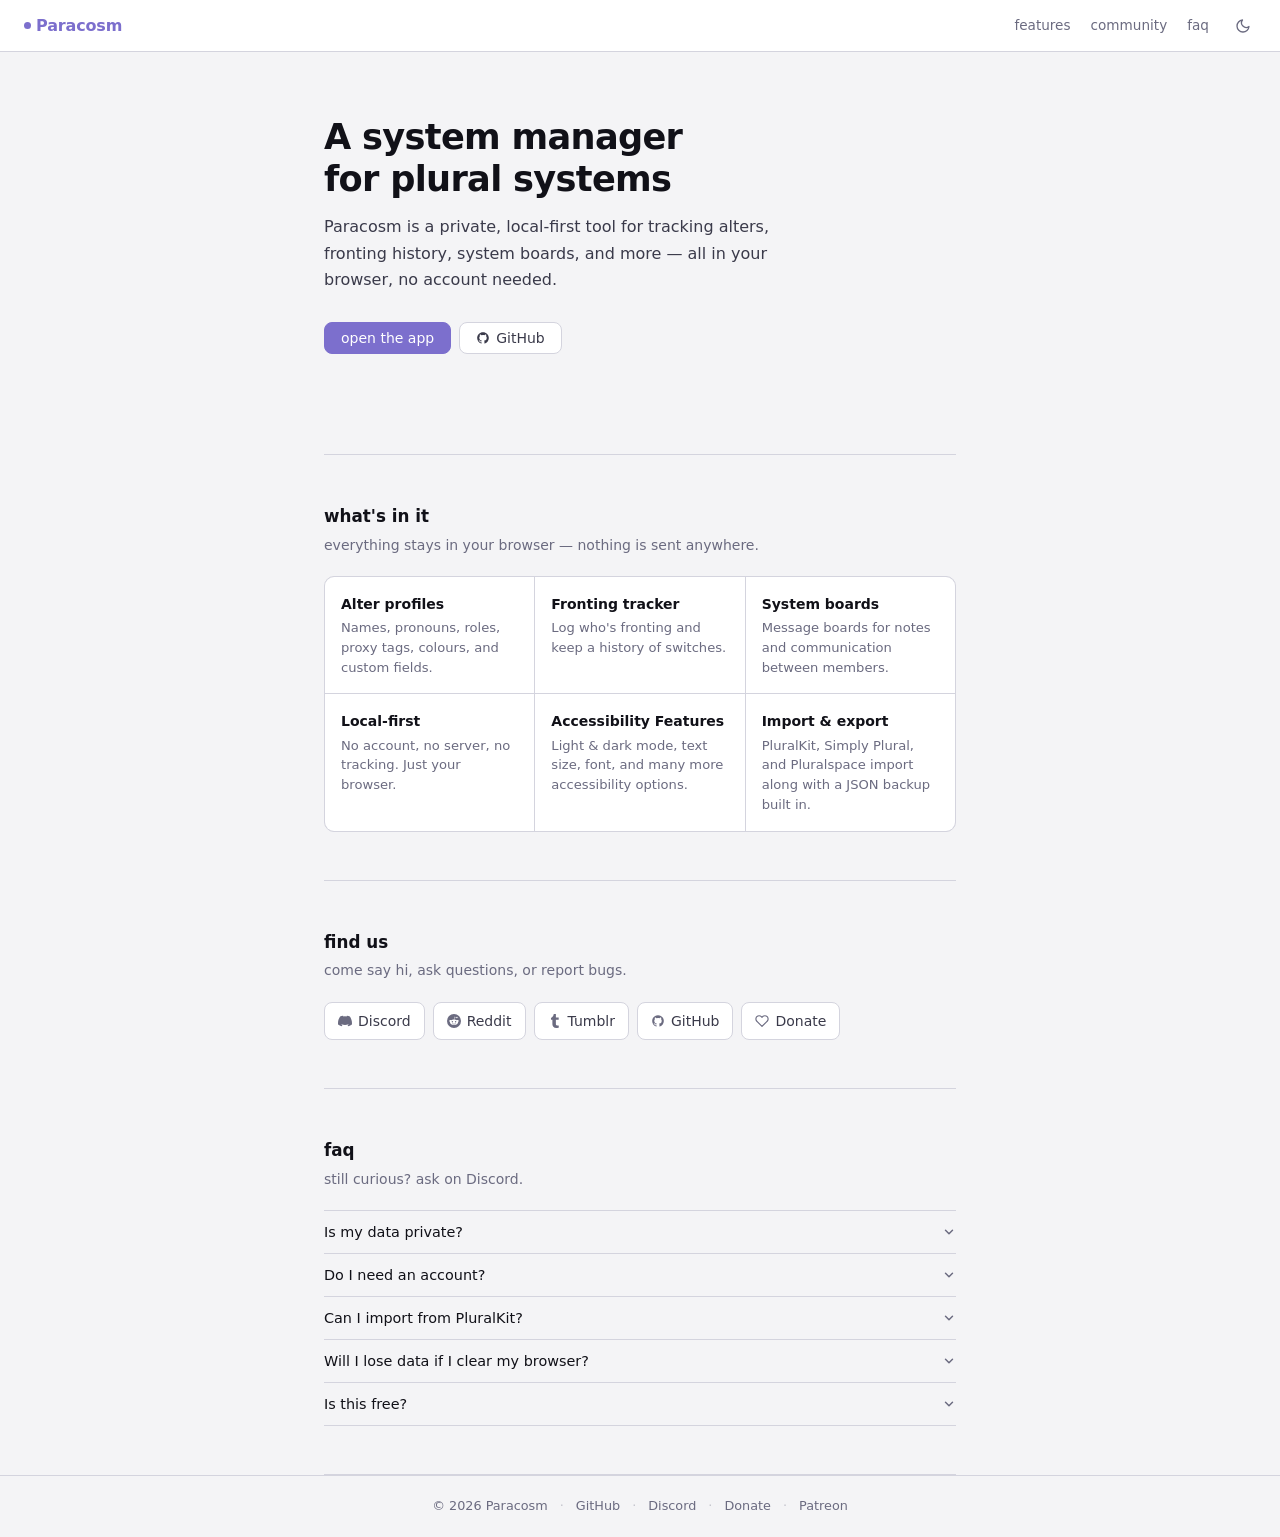
<file: landing.html>
<!doctype html>
<html lang="en">
<head>
  <!-- Google tag (gtag.js) -->
<script async src="https://www.googletagmanager.com/gtag/js?id=G-0WZTBD8NSZ"></script>
<script>
  window.dataLayer = window.dataLayer || [];
  function gtag(){dataLayer.push(arguments);}
  gtag('js', new Date());

  gtag('config', 'G-0WZTBD8NSZ');
</script>
  <meta charset="UTF-8" />
  <meta name="viewport" content="width=device-width, initial-scale=1.0" />
  <!-- EDIT: browser tab title -->
  <title>Paracosm</title>
  <style>
    :root {
      --accent: #7c6fcd;
      --bg-0: #f4f4f6;
      --bg-1: #ffffff;
      --bg-2: #eeeef2;
      --text-0: #111118;
      --text-1: #3a3a4a;
      --text-2: #6b6b80;
      --border: #d4d4de;
      --font: system-ui, -apple-system, BlinkMacSystemFont, 'Segoe UI', sans-serif;
      --transition: 0.15s ease;
    }

    [data-dark="true"] {
      --bg-0: #0f0f14;
      --bg-1: #17171f;
      --bg-2: #1e1e28;
      --text-0: #eeeef4;
      --text-1: #c4c4d4;
      --text-2: #7a7a94;
      --border: #2e2e3e;
    }

    *, *::before, *::after { box-sizing: border-box; margin: 0; padding: 0; }

    body {
      font-family: var(--font);
      background: var(--bg-0);
      color: var(--text-0);
      line-height: 1.6;
      font-size: 15px;
      min-height: 100vh;
      transition: background var(--transition), color var(--transition);
    }

    a { color: var(--accent); }
    a:hover { text-decoration: underline; }

    /* ── header ── */
    header {
      height: 52px;
      display: flex; align-items: center;
      padding: 0 24px; gap: 12px;
      border-bottom: 1px solid var(--border);
      background: var(--bg-1);
      position: sticky; top: 0; z-index: 10;
      transition: background var(--transition), border-color var(--transition);
    }

    .logo {
      font-weight: 700; font-size: 1rem;
      color: var(--accent); letter-spacing: -0.01em;
      display: flex; align-items: center; gap: 5px;
    }
    .logo-dot {
      width: 7px; height: 7px; border-radius: 50%;
      background: var(--accent); display: inline-block;
    }

    .header-spacer { flex: 1; }

    nav { display: flex; gap: 2px; }
    .nav-link {
      font-size: 0.85rem; color: var(--text-2);
      padding: 5px 9px; border-radius: 6px;
      text-decoration: none;
      transition: background var(--transition), color var(--transition);
    }
    .nav-link:hover { background: var(--bg-2); color: var(--text-0); text-decoration: none; }

    .dark-toggle {
      background: none; border: none; cursor: pointer;
      color: var(--text-2); padding: 5px; border-radius: 6px;
      display: flex; align-items: center;
      transition: background var(--transition), color var(--transition);
    }
    .dark-toggle:hover { background: var(--bg-2); color: var(--text-0); }

    /* ── page wrapper ── */
    .page { max-width: 680px; margin: 0 auto; padding: 0 24px; }

    /* ── hero ── */
    .hero {
      padding: 64px 0 52px;
    }

    /* EDIT: hero headline */
    .hero h1 {
      font-size: clamp(1.6rem, 4vw, 2.2rem);
      font-weight: 700; letter-spacing: -0.02em;
      line-height: 1.2; margin-bottom: 14px;
    }

    /* EDIT: hero description */
    .hero p {
      font-size: 1rem; color: var(--text-1);
      max-width: 460px; margin-bottom: 28px;
      line-height: 1.65;
    }

    /* ── buttons ── */
    .btn-row { display: flex; flex-wrap: wrap; gap: 8px; }

    .btn {
      display: inline-flex; align-items: center; gap: 6px;
      padding: 8px 16px; border-radius: 8px;
      font-size: 0.875rem; font-weight: 500; font-family: inherit;
      cursor: pointer; border: 1px solid transparent;
      text-decoration: none; line-height: 1;
      transition: background var(--transition), border-color var(--transition), color var(--transition);
    }

    .btn-primary {
      background: var(--accent); color: #fff;
      border-color: var(--accent);
    }
    .btn-primary:hover { background: #6a5ebd; border-color: #6a5ebd; color: #fff; text-decoration: none; }

    .btn-secondary {
      background: var(--bg-1); color: var(--text-1);
      border-color: var(--border);
    }
    .btn-secondary:hover { background: var(--bg-2); color: var(--text-0); text-decoration: none; }

    /* ── divider ── */
    .divider {
      border: none; border-top: 1px solid var(--border);
      margin: 48px 0;
    }

    /* ── section ── */
    .section-title {
      font-size: 1.05rem; font-weight: 600;
      margin-bottom: 4px; color: var(--text-0);
    }
    .section-sub {
      font-size: 0.875rem; color: var(--text-2);
      margin-bottom: 20px;
    }

    /* ── features ── */
    .feature-list {
      display: grid;
      grid-template-columns: repeat(auto-fill, minmax(200px, 1fr));
      gap: 1px;
      border: 1px solid var(--border);
      border-radius: 10px;
      overflow: hidden;
      background: var(--border);
    }

    .feature-item {
      background: var(--bg-1);
      padding: 16px;
      transition: background var(--transition);
    }
    .feature-item:hover { background: var(--bg-2); }

    .feature-emoji { font-size: 1.1rem; margin-bottom: 6px; }

    /* EDIT: feature title and description */
    .feature-item h3 {
      font-size: 0.875rem; font-weight: 600;
      color: var(--text-0); margin-bottom: 3px;
    }
    .feature-item p {
      font-size: 0.82rem; color: var(--text-2); line-height: 1.5;
    }

    /* ── community links ── */
    .link-list {
      display: flex; flex-wrap: wrap; gap: 8px;
    }

    .link-pill {
      display: inline-flex; align-items: center; gap: 6px;
      padding: 7px 13px; border-radius: 8px;
      border: 1px solid var(--border);
      background: var(--bg-1);
      color: var(--text-1); font-size: 0.875rem;
      text-decoration: none;
      transition: background var(--transition), border-color var(--transition), color var(--transition);
    }
    .link-pill:hover {
      background: var(--bg-2);
      color: var(--text-0);
      border-color: var(--accent);
      text-decoration: none;
    }
    .link-pill svg { color: var(--text-2); flex-shrink: 0; }
    .link-pill:hover svg { color: var(--accent); }

    /* ── faq ── */
    .faq-list { display: flex; flex-direction: column; }

    .faq-item { border-bottom: 1px solid var(--border); }
    .faq-item:first-child { border-top: 1px solid var(--border); }

    .faq-q {
      width: 100%; background: none; border: none; cursor: pointer;
      text-align: left; font-family: inherit;
      color: var(--text-0); font-size: 0.9rem; font-weight: 500;
      padding: 13px 0;
      display: flex; align-items: center; justify-content: space-between; gap: 12px;
      transition: color var(--transition);
    }
    .faq-q:hover { color: var(--accent); }

    .faq-chevron {
      flex-shrink: 0; color: var(--text-2);
      transition: transform var(--transition);
    }
    .faq-item.open .faq-chevron { transform: rotate(180deg); }

    .faq-a {
      display: none;
      font-size: 0.875rem; color: var(--text-1);
      line-height: 1.65; padding-bottom: 14px;
    }
    .faq-item.open .faq-a { display: block; }

    /* ── footer ── */
    footer {
      border-top: 1px solid var(--border);
      padding: 20px 24px;
      display: flex; align-items: center;
      justify-content: center;
      flex-wrap: wrap; gap: 12px;
      font-size: 0.8rem; color: var(--text-2);
    }
    footer a { color: var(--text-2); text-decoration: none; }
    footer a:hover { color: var(--accent); }
    .sep { opacity: 0.35; }

    /* ── responsive ── */
    @media (max-width: 520px) {
      .hero { padding: 40px 0 36px; }
      nav .nav-link { display: none; }
    }
  </style>
</head>
<body>

  <!-- EDIT: header nav links -->
  <header>
    <span class="logo">
      <span class="logo-dot"></span>
      Paracosm <!-- EDIT: app name -->
    </span>
    <div class="header-spacer"></div>
    <nav>
      <a class="nav-link" href="#features">features</a>
      <a class="nav-link" href="#community">community</a>
      <a class="nav-link" href="#faq">faq</a>
    </nav>
    <button class="dark-toggle" id="dark-btn" aria-label="Toggle dark mode">
      <svg id="dark-icon" width="16" height="16" viewBox="0 0 24 24" fill="none" stroke="currentColor" stroke-width="2" stroke-linecap="round" stroke-linejoin="round">
        <circle cx="12" cy="12" r="5"/><line x1="12" y1="1" x2="12" y2="3"/><line x1="12" y1="21" x2="12" y2="23"/>
        <line x1="4.22" y1="4.22" x2="5.64" y2="5.64"/><line x1="18.36" y1="18.36" x2="19.78" y2="19.78"/>
        <line x1="1" y1="12" x2="3" y2="12"/><line x1="21" y1="12" x2="23" y2="12"/>
        <line x1="4.22" y1="19.78" x2="5.64" y2="18.36"/><line x1="18.36" y1="5.64" x2="19.78" y2="4.22"/>
      </svg>
    </button>
  </header>

  <div class="page">

    <!-- ── HERO ── EDIT: headline, description, button links ── -->
    <section class="hero">
      <h1>A system manager<br>for plural systems</h1>
      <p>
        Paracosm is a private, local-first tool for tracking alters, fronting history,
        system boards, and more — all in your browser, no account needed.
      </p>
      <div class="btn-row">
        <a class="btn btn-primary" href="https://paracosm-app.github.io">open the app</a>
        <a class="btn btn-secondary" href="https://github.com/paracosm-app/paracosm-app.github.io" target="_blank" rel="noopener">
          <svg width="14" height="14" viewBox="0 0 24 24" fill="currentColor"><path d="M12 2C6.477 2 2 6.477 2 12c0 4.418 2.865 8.166 6.839 9.489.5.092.682-.217.682-.483 0-.237-.009-.868-.014-1.703-2.782.604-3.369-1.341-3.369-1.341-.454-1.154-1.11-1.462-1.11-1.462-.908-.62.069-.608.069-.608 1.003.07 1.531 1.03 1.531 1.03.892 1.529 2.341 1.087 2.91.831.092-.646.35-1.086.636-1.336-2.22-.253-4.555-1.11-4.555-4.943 0-1.091.39-1.984 1.029-2.683-.103-.253-.446-1.27.098-2.647 0 0 .84-.269 2.75 1.025A9.578 9.578 0 0112 6.836c.85.004 1.705.114 2.504.336 1.909-1.294 2.747-1.025 2.747-1.025.546 1.377.202 2.394.1 2.647.64.699 1.028 1.592 1.028 2.683 0 3.842-2.339 4.687-4.566 4.935.359.309.678.919.678 1.852 0 1.336-.012 2.415-.012 2.741 0 .268.18.579.688.481C19.138 20.163 22 16.418 22 12c0-5.523-4.477-10-10-10z"/></svg>
          GitHub
        </a>
      </div>
    </section>

    <hr class="divider" />

    <!-- ── FEATURES ── EDIT: emoji, title, description for each card ── -->
    <section id="features">
      <p class="section-title">what's in it</p>
      <p class="section-sub">everything stays in your browser — nothing is sent anywhere.</p>

      <div class="feature-list">

        <!-- copy/paste feature-item blocks to add more -->
        <div class="feature-item">
          <h3>Alter profiles</h3>
          <p>Names, pronouns, roles, proxy tags, colours, and custom fields.</p>
        </div>

        <div class="feature-item">
          <h3>Fronting tracker</h3>
          <p>Log who's fronting and keep a history of switches.</p>
        </div>

        <div class="feature-item">
          <h3>System boards</h3>
          <p>Message boards for notes and communication between members.</p>
        </div>

        <div class="feature-item">
          <h3>Local-first</h3>
          <p>No account, no server, no tracking. Just your browser.</p>
        </div>

        <div class="feature-item">
          <h3>Accessibility Features</h3>
          <p>Light & dark mode, text size, font, and many more accessibility options.</p>
        </div>

        <div class="feature-item">
          <h3>Import &amp; export</h3>
          <p>PluralKit, Simply Plural, and Pluralspace import along with a JSON backup built in.</p>
        </div>

      </div>
    </section>

    <hr class="divider" />

    <!-- ── COMMUNITY ── EDIT: href for each link, add/remove as needed ── -->
    <section id="community">
      <p class="section-title">find us</p>
      <p class="section-sub">come say hi, ask questions, or report bugs.</p>

      <div class="link-list">

        <a class="link-pill" href="https://discord.gg/cMGz9dYxaS" target="_blank" rel="noopener">
          <svg width="14" height="14" viewBox="0 0 24 24" fill="currentColor"><path d="M20.317 4.37a19.791 19.791 0 00-4.885-1.515.074.074 0 00-.079.037c-.21.375-.444.864-.608 1.25a18.27 18.27 0 00-5.487 0 12.64 12.64 0 00-.617-1.25.077.077 0 00-.079-.037A19.736 19.736 0 003.677 4.37a.07.07 0 00-.032.027C.533 9.046-.32 13.58.099 18.057a.082.082 0 00.031.057 19.9 19.9 0 005.993 3.03.078.078 0 00.084-.028c.462-.63.874-1.295 1.226-1.994a.076.076 0 00-.041-.106 13.107 13.107 0 01-1.872-.892.077.077 0 01-.008-.128 10.2 10.2 0 00.372-.292.074.074 0 01.077-.01c3.928 1.793 8.18 1.793 12.062 0a.074.074 0 01.078.01c.12.098.246.198.373.292a.077.077 0 01-.006.127 12.299 12.299 0 01-1.873.892.077.077 0 00-.041.107c.36.698.772 1.362 1.225 1.993a.076.076 0 00.084.028 19.839 19.839 0 006.002-3.03.077.077 0 00.032-.054c.5-5.177-.838-9.674-3.549-13.66a.061.061 0 00-.031-.03z"/></svg>
          Discord
        </a>

        <a class="link-pill" href="https://www.reddit.com/r/paracosmapp/s/8MvHQQWL0D" target="_blank" rel="noopener">
          <svg width="14" height="14" viewBox="0 0 24 24" fill="currentColor"><path d="M12 0A12 12 0 0 0 0 12a12 12 0 0 0 12 12 12 12 0 0 0 12-12A12 12 0 0 0 12 0zm5.01 4.744c.688 0 1.25.561 1.25 1.249a1.25 1.25 0 0 1-2.498.056l-2.597-.547-.8 3.747c1.824.07 3.48.632 4.674 1.488.308-.309.73-.491 1.207-.491.968 0 1.754.786 1.754 1.754 0 .716-.435 1.333-1.01 1.614a3.111 3.111 0 0 1 .042.52c0 2.694-3.13 4.87-7.004 4.87-3.874 0-7.004-2.176-7.004-4.87 0-.183.015-.366.043-.534A1.748 1.748 0 0 1 4.028 12c0-.968.786-1.754 1.754-1.754.463 0 .898.196 1.207.49 1.207-.883 2.878-1.43 4.744-1.487l.885-4.182a.342.342 0 0 1 .14-.197.35.35 0 0 1 .238-.042l2.906.617a1.214 1.214 0 0 1 1.108-.701zM9.25 12C8.561 12 8 12.562 8 13.25c0 .687.561 1.248 1.25 1.248.687 0 1.248-.561 1.248-1.249 0-.688-.561-1.249-1.249-1.249zm5.5 0c-.687 0-1.248.561-1.248 1.25 0 .687.561 1.248 1.249 1.248.688 0 1.249-.561 1.249-1.249 0-.687-.562-1.249-1.25-1.249zm-5.466 3.99a.327.327 0 0 0-.231.094.33.33 0 0 0 0 .463c.842.842 2.484.913 2.961.913.477 0 2.105-.056 2.961-.913a.361.361 0 0 0 .029-.463.33.33 0 0 0-.464 0c-.547.533-1.684.73-2.512.73-.828 0-1.979-.196-2.512-.73a.326.326 0 0 0-.232-.095z"/></svg>
          Reddit
        </a>

        <a class="link-pill" href="https://www.tumblr.com/paracosm-app" target="_blank" rel="noopener">
          <svg width="14" height="14" viewBox="0 0 24 24" fill="currentColor"><path d="M14.563 24c-5.093 0-7.031-3.756-7.031-6.411V9.747H5.116V6.648c3.63-1.313 4.512-4.596 4.71-6.469C9.84.051 9.941 0 9.999 0h3.517v6.114h4.801v3.633h-4.82v7.47c.016 1.001.375 2.371 2.207 2.371h.09c.631-.02 1.486-.205 1.936-.419l1.156 3.425c-.436.636-2.4 1.374-4.304 1.406-.044.003-.09.003-.128.003z"/></svg>
          Tumblr
        </a>

        <a class="link-pill" href="https://github.com/paracosm-app/paracosm-app.github.io" target="_blank" rel="noopener">
          <svg width="14" height="14" viewBox="0 0 24 24" fill="currentColor"><path d="M12 2C6.477 2 2 6.477 2 12c0 4.418 2.865 8.166 6.839 9.489.5.092.682-.217.682-.483 0-.237-.009-.868-.014-1.703-2.782.604-3.369-1.341-3.369-1.341-.454-1.154-1.11-1.462-1.11-1.462-.908-.62.069-.608.069-.608 1.003.07 1.531 1.03 1.531 1.03.892 1.529 2.341 1.087 2.91.831.092-.646.35-1.086.636-1.336-2.22-.253-4.555-1.11-4.555-4.943 0-1.091.39-1.984 1.029-2.683-.103-.253-.446-1.27.098-2.647 0 0 .84-.269 2.75 1.025A9.578 9.578 0 0112 6.836c.85.004 1.705.114 2.504.336 1.909-1.294 2.747-1.025 2.747-1.025.546 1.377.202 2.394.1 2.647.64.699 1.028 1.592 1.028 2.683 0 3.842-2.339 4.687-4.566 4.935.359.309.678.919.678 1.852 0 1.336-.012 2.415-.012 2.741 0 .268.18.579.688.481C19.138 20.163 22 16.418 22 12c0-5.523-4.477-10-10-10z"/></svg>
          GitHub
        </a>

        <a class="link-pill" href="YOUR_DONATE_LINK" target="_blank" rel="noopener">
          <svg width="14" height="14" viewBox="0 0 24 24" fill="none" stroke="currentColor" stroke-width="2" stroke-linecap="round" stroke-linejoin="round"><path d="M20.84 4.61a5.5 5.5 0 0 0-7.78 0L12 5.67l-1.06-1.06a5.5 5.5 0 0 0-7.78 7.78l1.06 1.06L12 21.23l7.78-7.78 1.06-1.06a5.5 5.5 0 0 0 0-7.78z"/></svg>
          Donate
        </a>

        

      </div>
    </section>

    <hr class="divider" />

    <!-- ── FAQ ── EDIT: questions and answers, copy/paste faq-item blocks ── -->
    <section id="faq">
      <p class="section-title">faq</p>
      <p class="section-sub">still curious? ask on Discord.</p>

      <div class="faq-list">

        <div class="faq-item">
          <button class="faq-q" onclick="toggleFaq(this)">
            Is my data private?
            <svg class="faq-chevron" width="14" height="14" viewBox="0 0 24 24" fill="none" stroke="currentColor" stroke-width="2.5" stroke-linecap="round" stroke-linejoin="round"><path d="M6 9l6 6 6-6"/></svg>
          </button>
          <div class="faq-a">
            Yes — everything is stored in your browser's localStorage. Nothing is ever sent to a server. Only you can see it.
          </div>
        </div>

        <div class="faq-item">
          <button class="faq-q" onclick="toggleFaq(this)">
            Do I need an account?
            <svg class="faq-chevron" width="14" height="14" viewBox="0 0 24 24" fill="none" stroke="currentColor" stroke-width="2.5" stroke-linecap="round" stroke-linejoin="round"><path d="M6 9l6 6 6-6"/></svg>
          </button>
          <div class="faq-a">
            No account needed. Open the app and start using it.
          </div>
        </div>

        <div class="faq-item">
          <button class="faq-q" onclick="toggleFaq(this)">
            Can I import from PluralKit?
            <svg class="faq-chevron" width="14" height="14" viewBox="0 0 24 24" fill="none" stroke="currentColor" stroke-width="2.5" stroke-linecap="round" stroke-linejoin="round"><path d="M6 9l6 6 6-6"/></svg>
          </button>
          <div class="faq-a">
            Yes. Paste in your Pluralkit token (use pk;token in a server with the Discord bot), and pull in your alters.
          </div>
        </div>

        <div class="faq-item">
          <button class="faq-q" onclick="toggleFaq(this)">
            Will I lose data if I clear my browser?
            <svg class="faq-chevron" width="14" height="14" viewBox="0 0 24 24" fill="none" stroke="currentColor" stroke-width="2.5" stroke-linecap="round" stroke-linejoin="round"><path d="M6 9l6 6 6-6"/></svg>
          </button>
          <div class="faq-a">
            Clearing cookies/localStorage will delete your data. Use Settings → Export regularly to keep a JSON backup you can re-import.
          </div>
        </div>

        <div class="faq-item">
          <button class="faq-q" onclick="toggleFaq(this)">
            Is this free?
            <svg class="faq-chevron" width="14" height="14" viewBox="0 0 24 24" fill="none" stroke="currentColor" stroke-width="2.5" stroke-linecap="round" stroke-linejoin="round"><path d="M6 9l6 6 6-6"/></svg>
          </button>
          <div class="faq-a">
            Completely free and open source. You can donate to support development if you'd like, but there's no pressure and nothing is paywalled.
          </div>
        </div>

      </div>
    </section>

    <hr class="divider" style="margin-bottom: 0;" />

  </div><!-- /page -->

  <!-- EDIT: footer links -->
  <footer>
    <span>© 2026 Paracosm</span>
    <span class="sep">·</span>
    <a href="https://github.com/paracosm-app/paracosm-app.github.io">GitHub</a>
    <span class="sep">·</span>
    <a href="https://discord.gg/cMGz9dYxaS">Discord</a>
    <span class="sep">·</span>
    <a href="YOUR_DONATE_LINK">Donate</a>
    <span class="sep">·</span>
    <a href="https://www.patreon.com/Paracosm_App">Patreon</a>
    
  </footer>

  <script>
    /* dark mode */
    const html = document.documentElement;
    const btn  = document.getElementById('dark-btn');
    const icon = document.getElementById('dark-icon');
    const sun  = `<circle cx="12" cy="12" r="5"/><line x1="12" y1="1" x2="12" y2="3"/><line x1="12" y1="21" x2="12" y2="23"/><line x1="4.22" y1="4.22" x2="5.64" y2="5.64"/><line x1="18.36" y1="18.36" x2="19.78" y2="19.78"/><line x1="1" y1="12" x2="3" y2="12"/><line x1="21" y1="12" x2="23" y2="12"/><line x1="4.22" y1="19.78" x2="5.64" y2="18.36"/><line x1="18.36" y1="5.64" x2="19.78" y2="4.22"/>`;
    const moon = `<path d="M21 12.79A9 9 0 1 1 11.21 3 7 7 0 0 0 21 12.79z"/>`;

    function setDark(on) {
      html.setAttribute('data-dark', on ? 'true' : 'false');
      icon.innerHTML = on ? sun : moon;
      localStorage.setItem('pc-landing-dark', on ? '1' : '0');
    }

    const saved = localStorage.getItem('pc-landing-dark');
    setDark(saved !== null ? saved === '1' : window.matchMedia('(prefers-color-scheme: dark)').matches);
    btn.addEventListener('click', () => setDark(html.getAttribute('data-dark') !== 'true'));

    /* faq accordion */
    function toggleFaq(btn) {
      btn.closest('.faq-item').classList.toggle('open');
    }
  </script>

</body>
</html>
</file>
